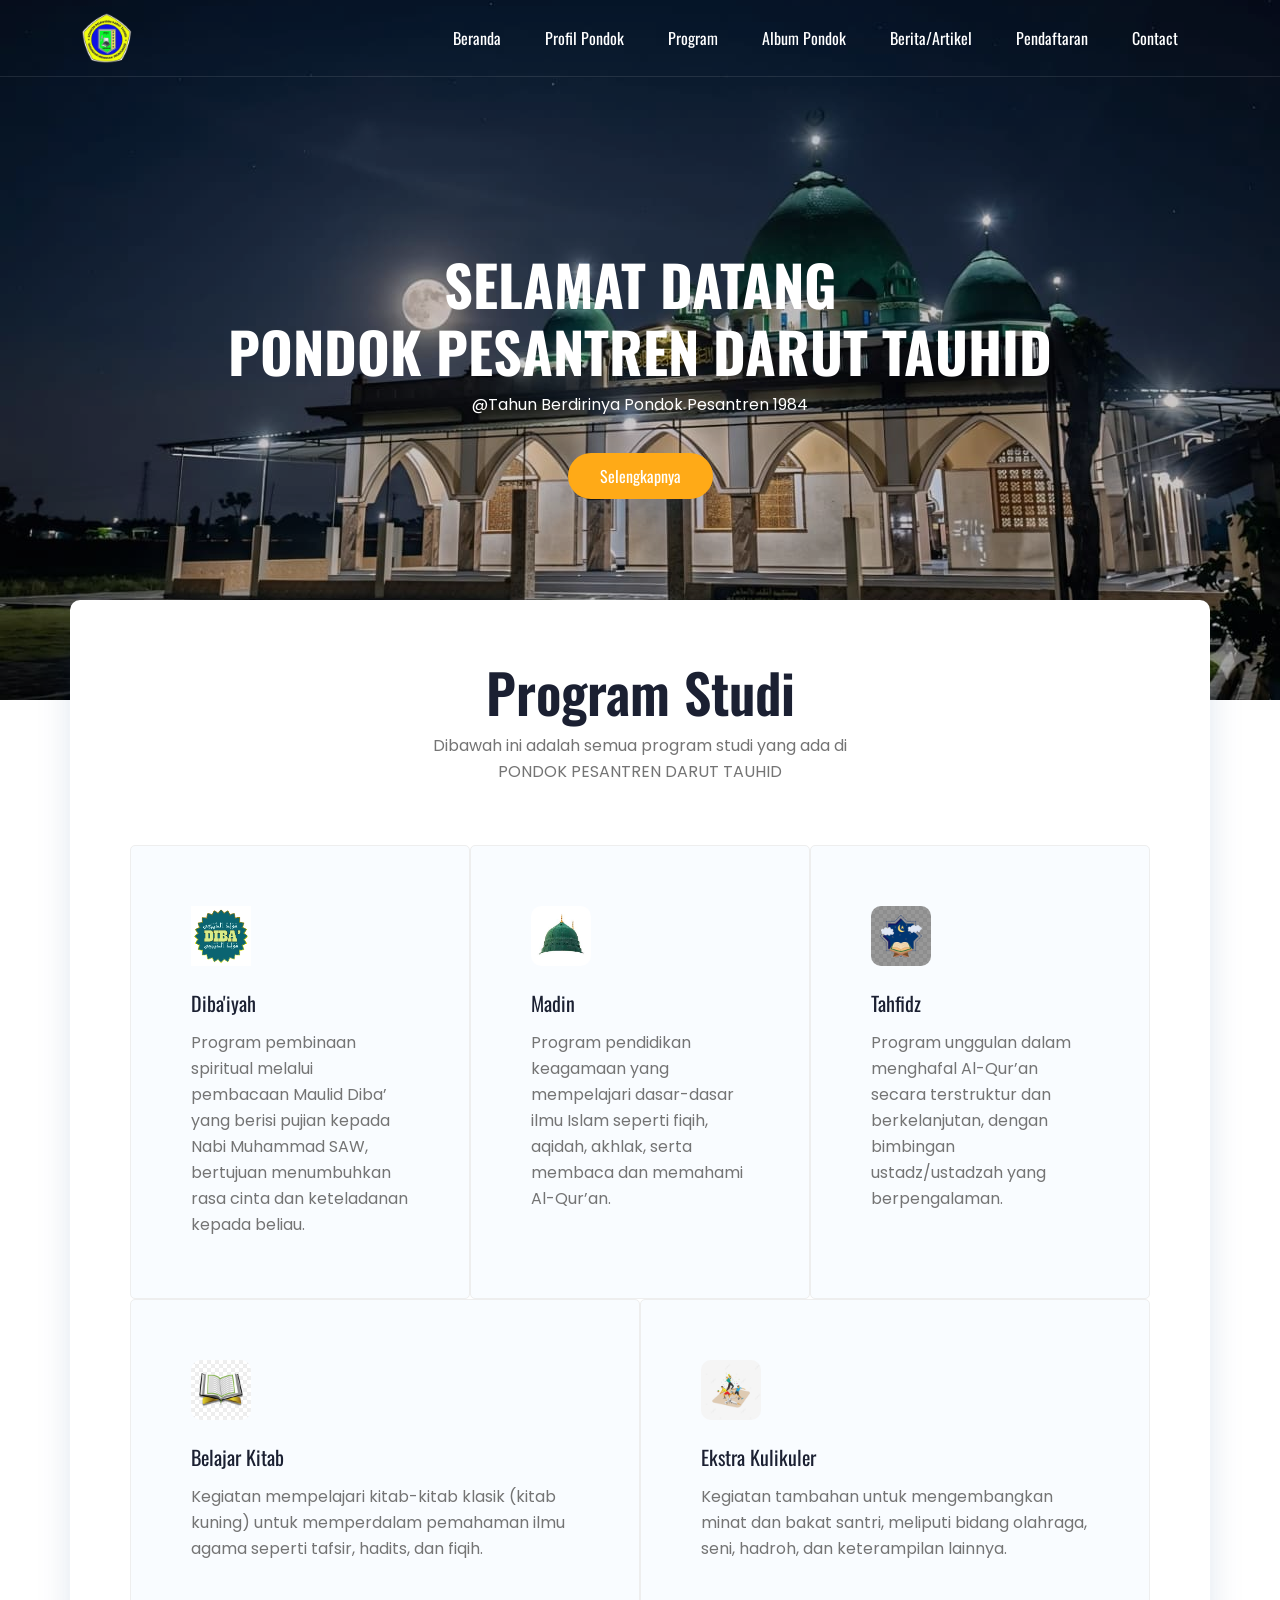
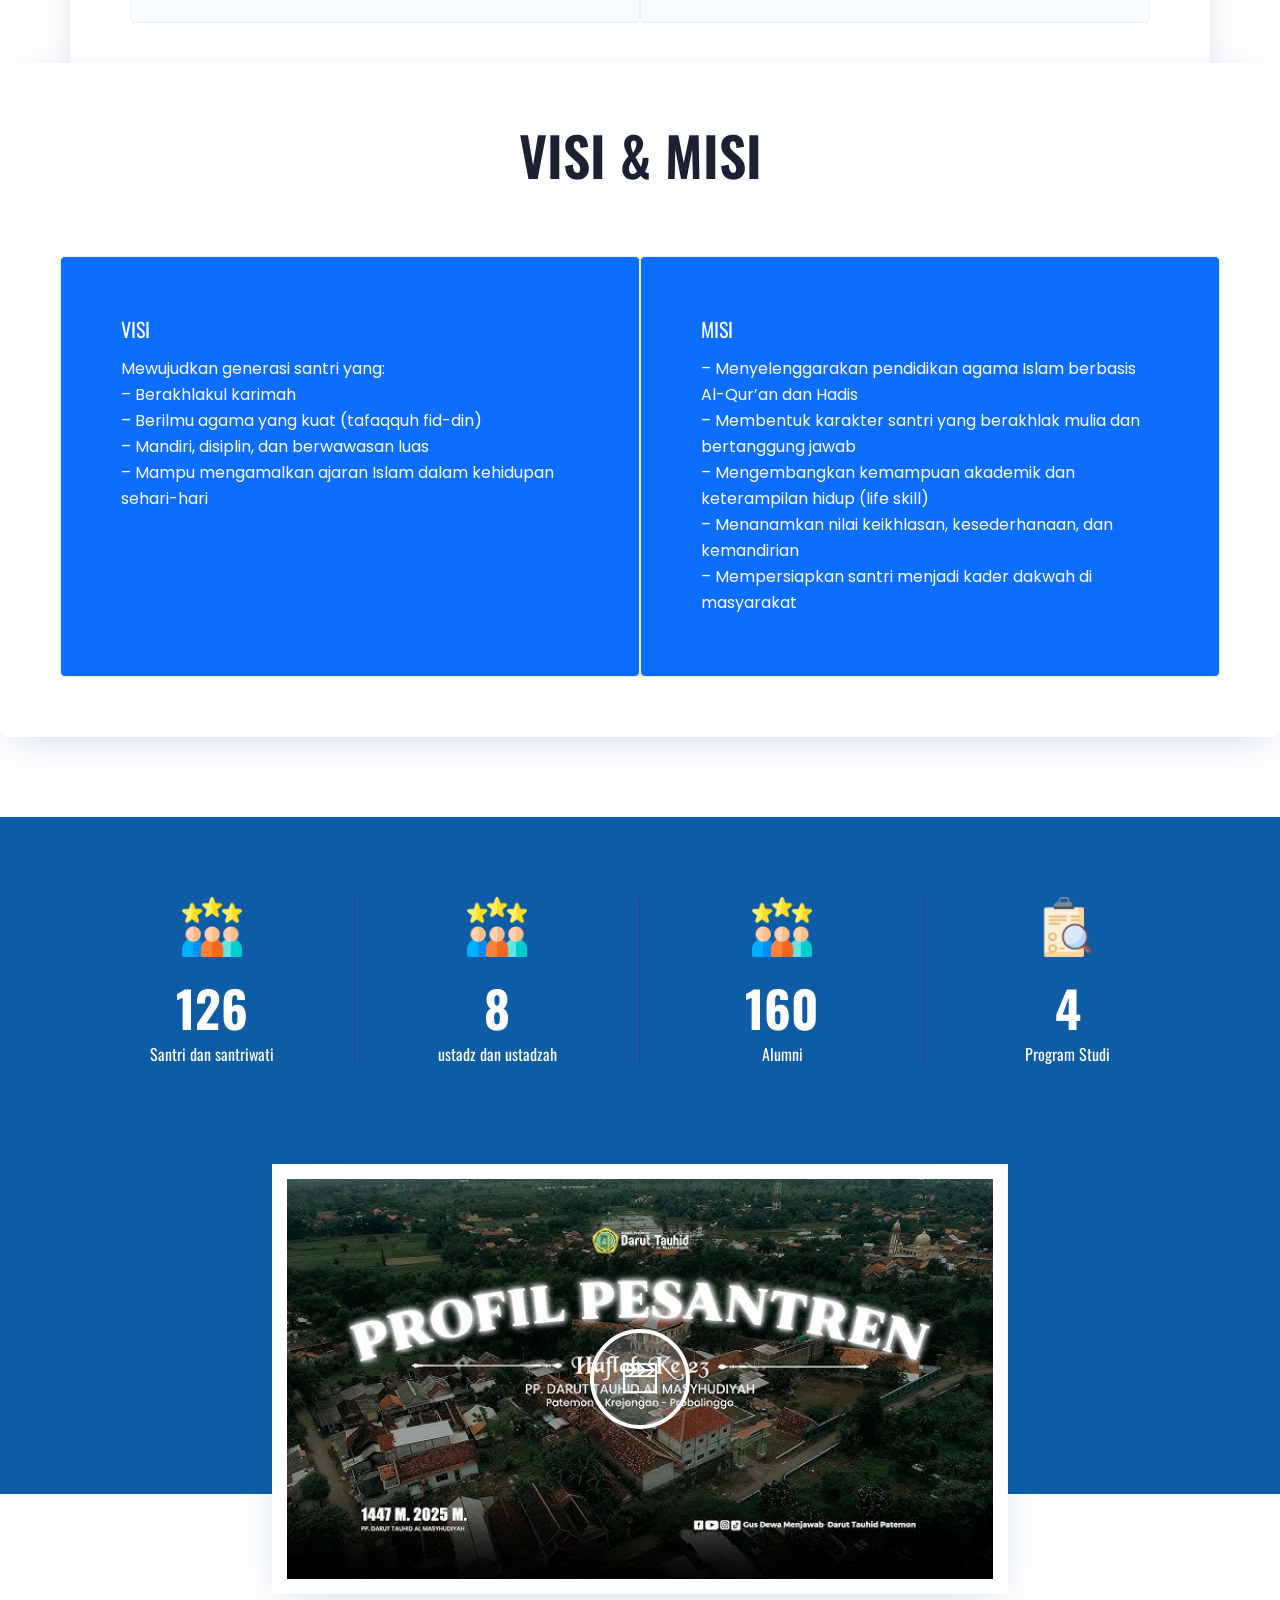
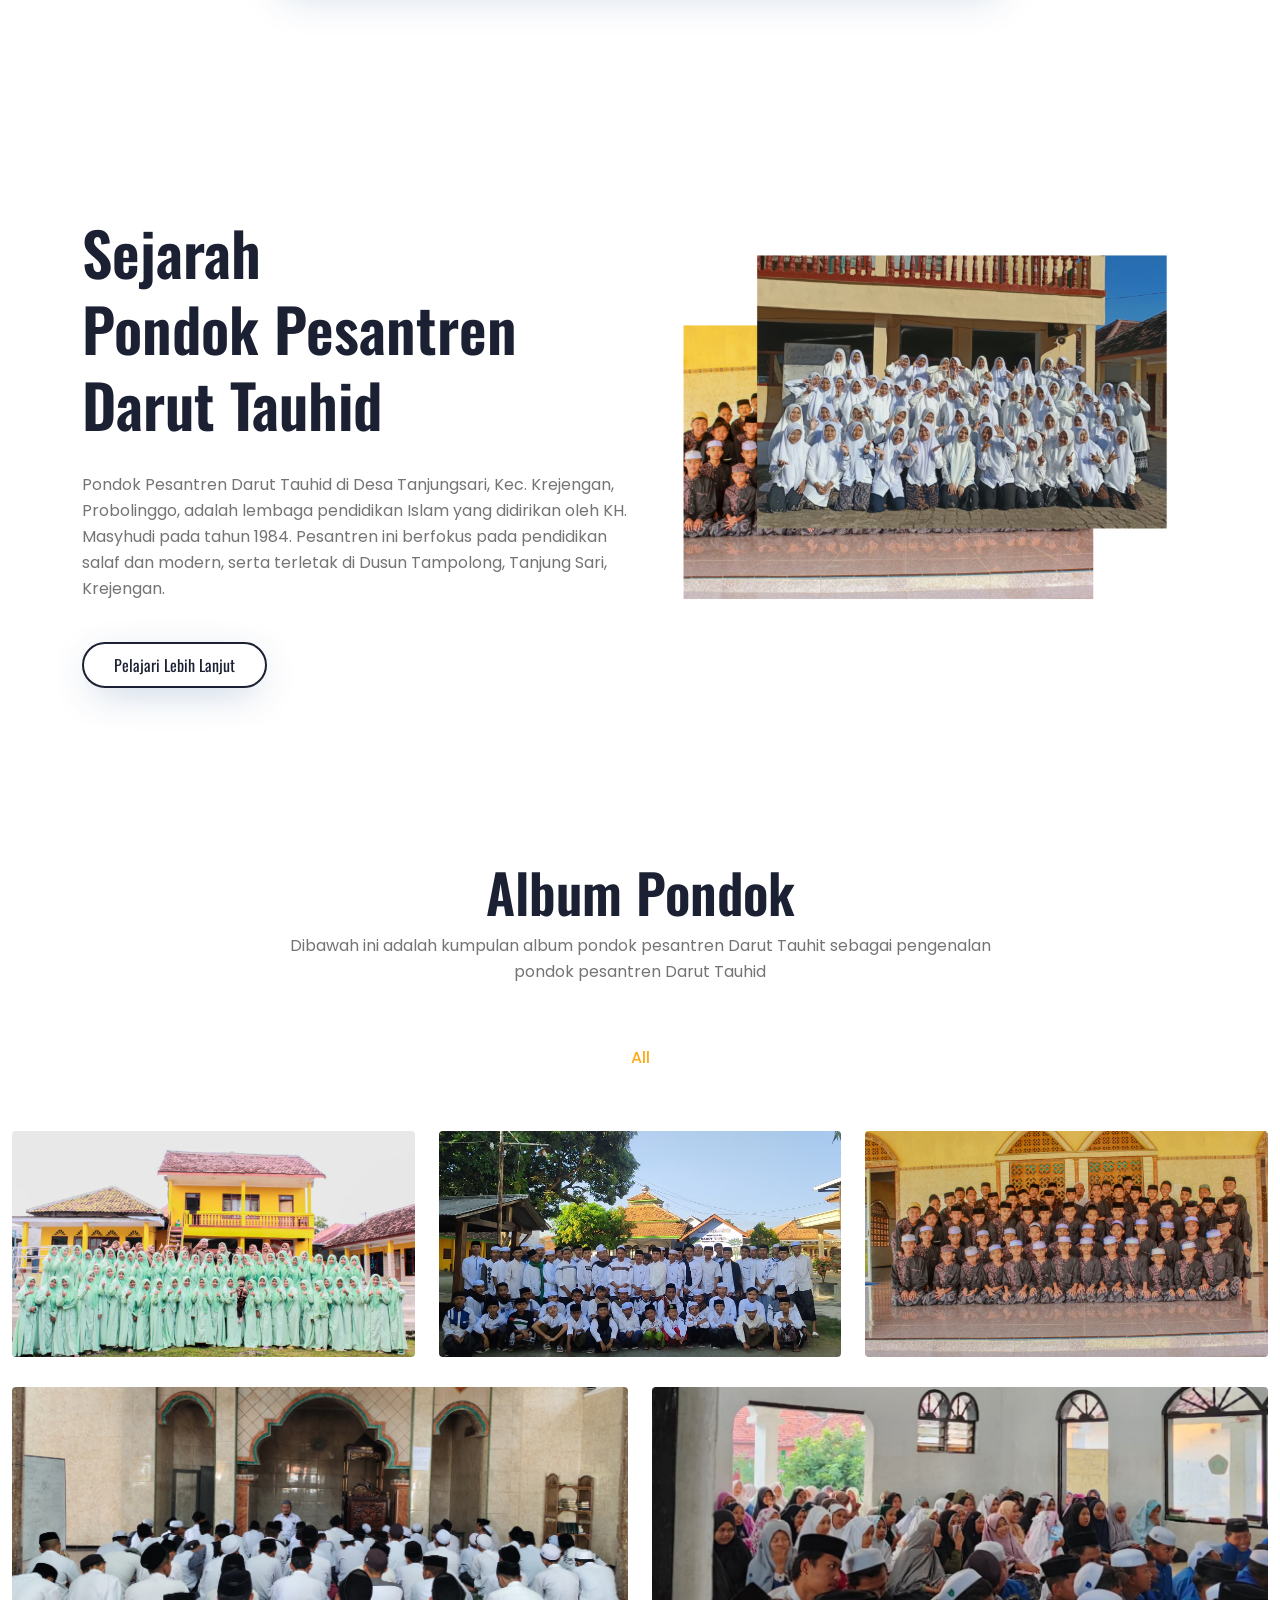
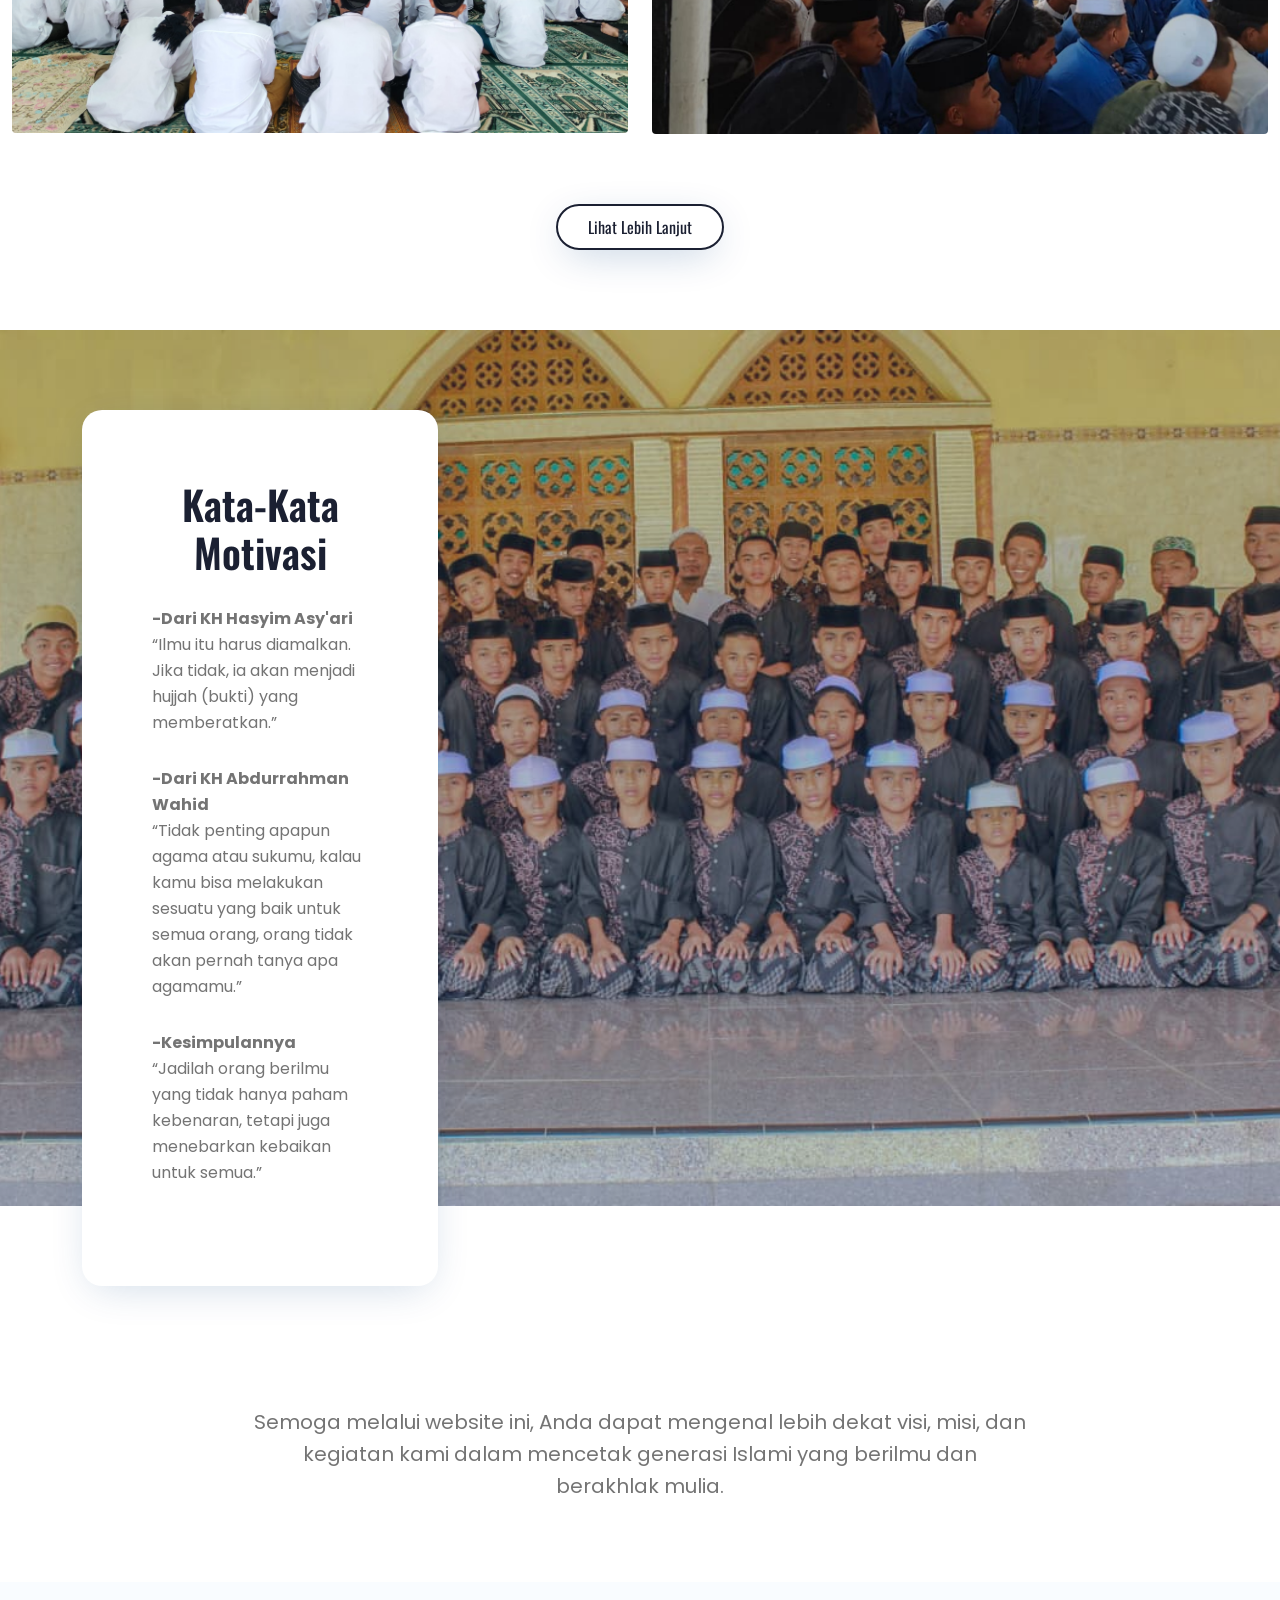
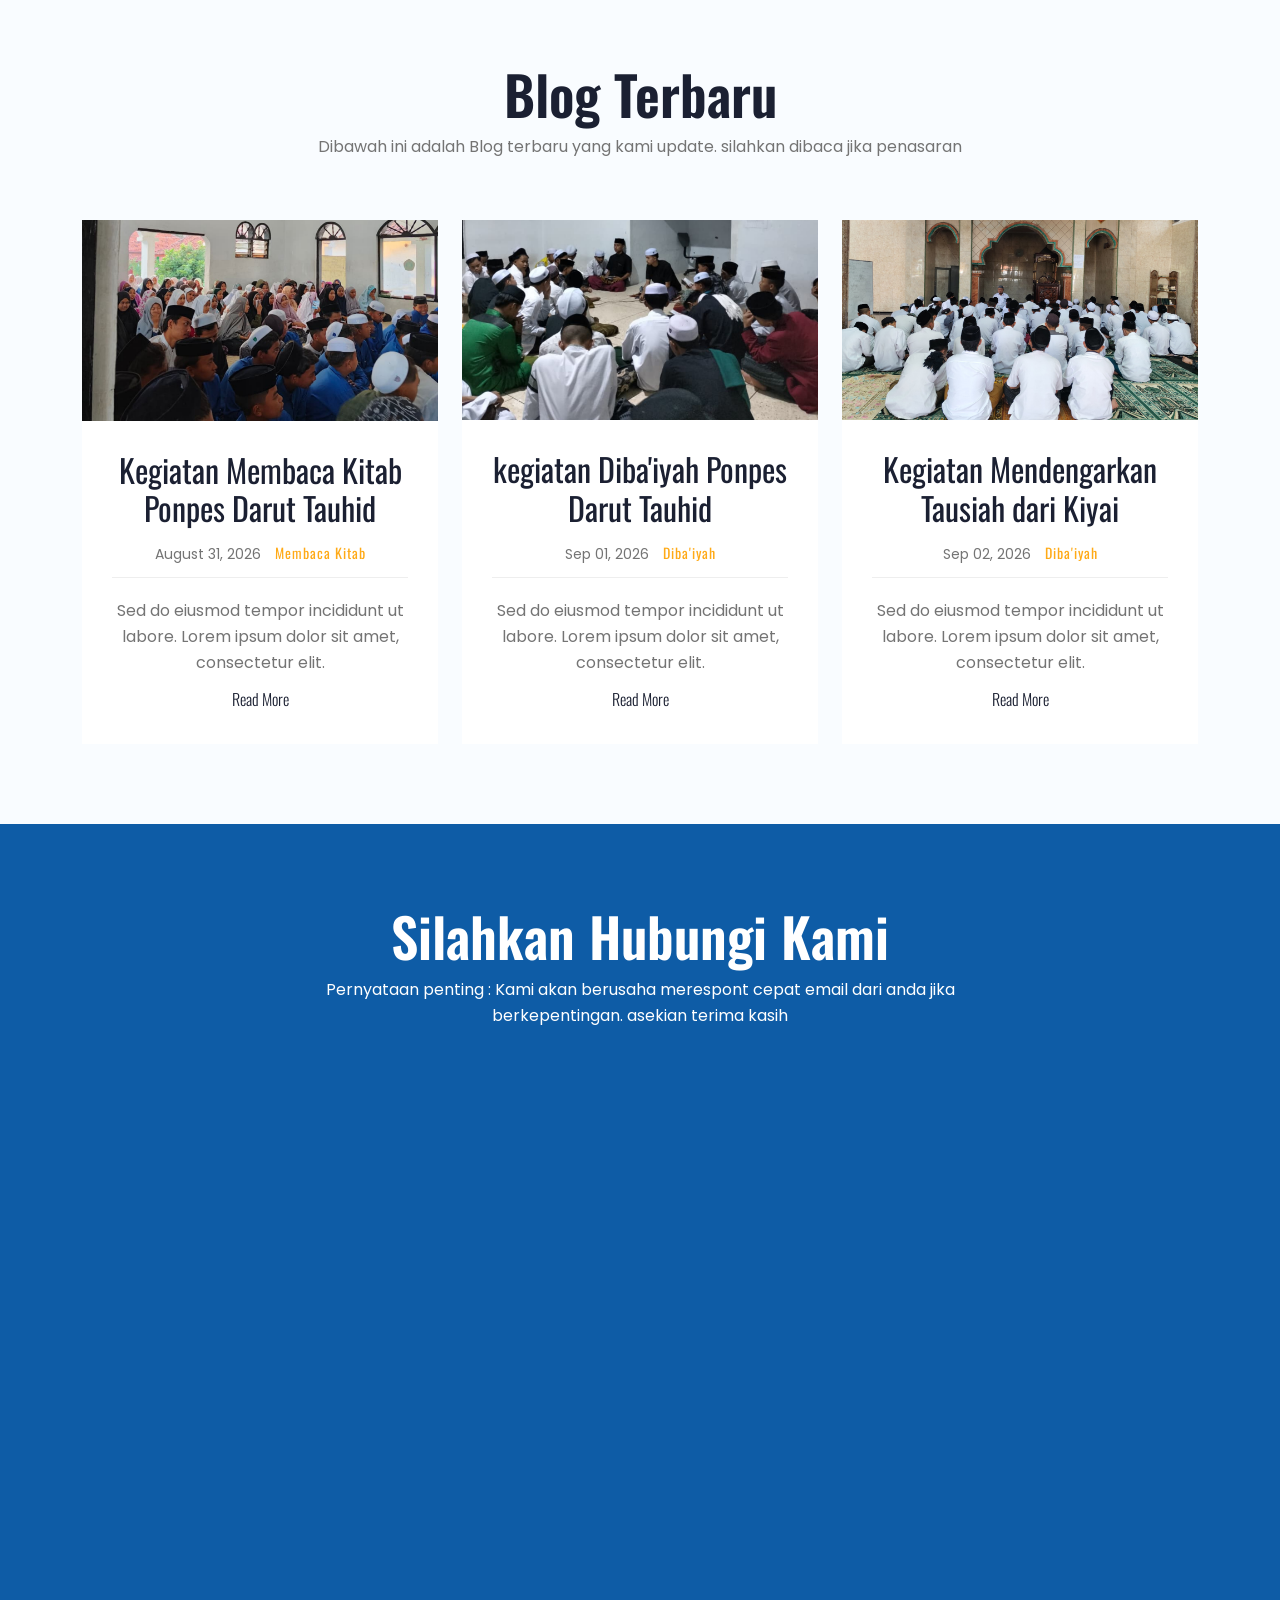
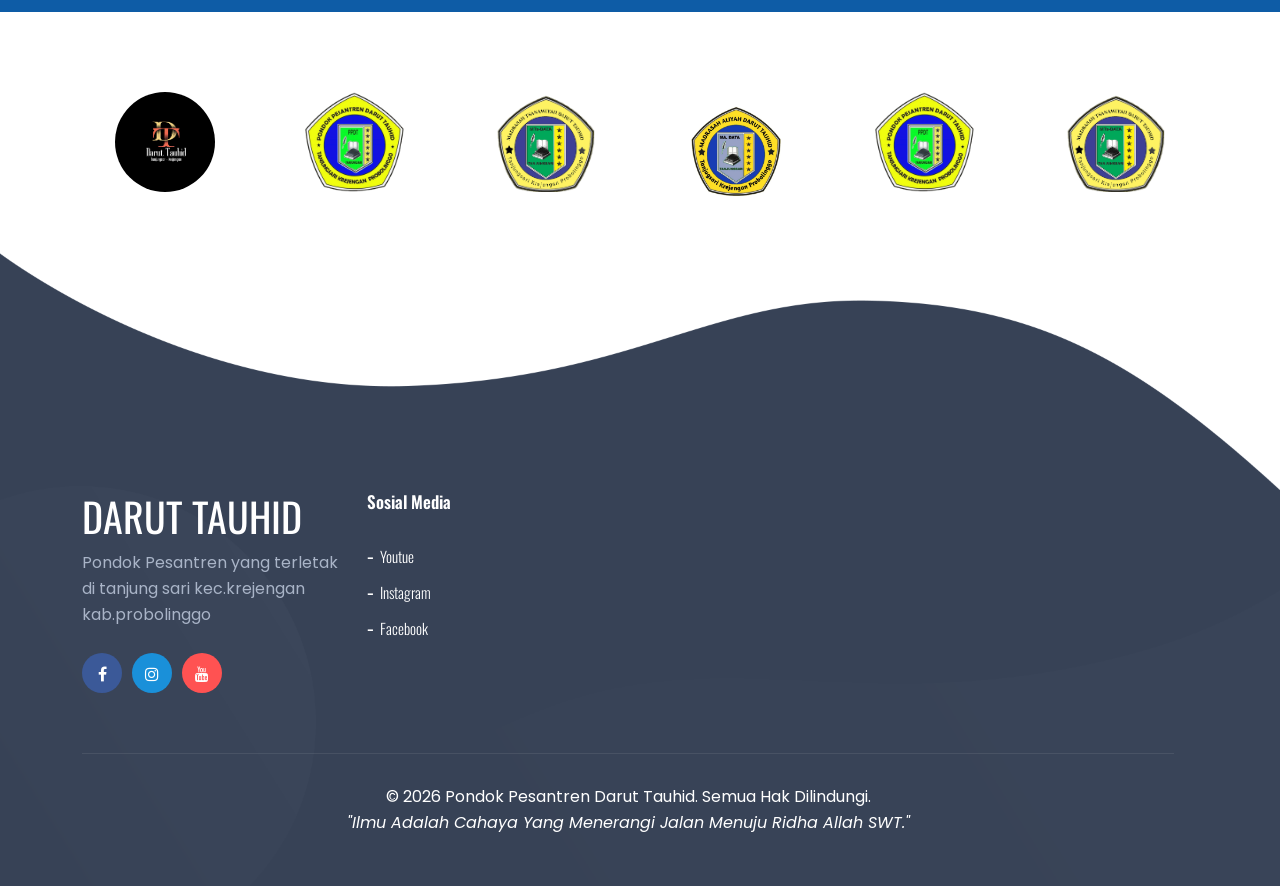
<file: index.html>
<!DOCTYPE html>
<html lang="en">

<head>
	<!-- Meta -->
	<meta charset="utf-8">
	<meta http-equiv="X-UA-Compatible" content="IE=edge">
	<meta name="viewport" content="width=device-width, initial-scale=1, shrink-to-fit=no">
	<!-- The above 3 meta tags *must* come first in the head; any other head content must come *after* these tags -->
	<meta name="description" content="Monoline - Design Agency HTML Template">
	<meta name="keywords"
		content="agency, business, corporate, creative, html5, modern, multipurpose, One Page, parallax, startup ">
	<!-- SITE TITLE -->
	<title>Darut Tauhid</title>
	<!-- Latest Bootstrap min CSS -->
	<link rel="stylesheet" href="assets/bootstrap/css/bootstrap.min.css">
	<!-- Google Font -->
	<link rel="stylesheet" href="https://fonts.googleapis.com/css?family=Poppins:300,400,500,600,700,800">
	<link rel="stylesheet" href="https://fonts.googleapis.com/css?family=Oswald:300,400,500,600">
	<!-- Font Awesome CSS -->
	<link rel="stylesheet" href="assets/fonts/font-awesome.min.css">
	<link rel="stylesheet" href="assets/fonts/themify-icons.css">
	<!--- owl carousel Css-->
	<link rel="stylesheet" href="assets/owlcarousel/css/owl.carousel.css">
	<link rel="stylesheet" href="assets/owlcarousel/css/owl.theme.css">
	<!--materialdesignicons Css-->
	<link rel="stylesheet" href="assets/css/fonts.css">
	<!-- animate CSS -->
	<link rel="stylesheet" href="assets/css/animate.css">
	<!-- MAGNIFIC CSS -->
	<link rel="stylesheet" href="assets/css/magnific-popup.css">
	<!-- Style CSS -->
	<link rel="stylesheet" href="assets/css/menu.css">
	<link rel="stylesheet" href="assets/css/style.css">
	<link rel="stylesheet" href="assets/css/responsive.css">
	<!-- HTML5 shim and Respond.js IE8 support of HTML5 elements and media queries -->
	<!-- WARNING: Respond.js doesn't work if you view the page via file:// -->
	<!--[if lt IE 9]>
		  <script src="https://oss.maxcdn.com/html5shiv/3.7.2/html5shiv.min.js"></script>
		  <script src="https://oss.maxcdn.com/respond/1.4.2/respond.min.js"></script>
		<![endif]-->
</head>

<body data-spy="scroll" data-offset="80">

	<!-- START PRELOADER -->
	<div class="preloader">
		<div class="spinner">
			<div class="double-bounce1"></div>
			<div class="double-bounce2"></div>
		</div>
	</div>
	<!-- END PRELOADER -->

	<!-- START NAVBAR -->
	<div class="site-mobile-menu site-navbar-target">
		<div class="site-mobile-menu-header">
			<div class="site-mobile-menu-close mt-3">
				<span class="icon-close2 js-menu-toggle"></span>
			</div>
		</div>
		<div class="site-mobile-menu-body"></div>
	</div>

	<header class="site-navbar js-sticky-header site-navbar-target" role="banner">
		<div class="container">
			<div class="row align-items-center">
				<div class="col-6 col-xl-2">
					<a href="index.html"><img src="assets/img/logo bary.png" alt="" height="50px" width="50px"
							class="rounded"></a>
				</div>
				<div class="col-12 col-md-10 d-none d-xl-block">
					<nav class="site-navigation position-relative text-right" role="navigation">
						<ul class="site-menu main-menu js-clone-nav mr-auto d-none d-lg-block">
							<li>
								<a href="index.html" class="nav-link">Beranda</a>
							</li>
							<li><a class="nav-link" href="about.html">Profil Pondok</a></li>
							<li >
								<a href="program.html" class="nav-link">Program</a>
							</li>
							<li><a href="portfolio_gallery.html" class="nav-link">Album Pondok</a></li>
							<li>
								<a href="berita_artikel.html" class="nav-link">Berita/Artikel</a>
							</li>
							<li>
								<a href="#" class="nav-link">Pendaftaran</a>
							</li>
							<li><a class="nav-link" href="contact.html">Contact</a></li>
						</ul>
					</nav>
				</div>
				<div class="col-6 d-inline-block d-xl-none ml-md-0 py-3" style="position: relative; top: 3px;">
					<a href="#" class="site-menu-toggle js-menu-toggle float-right"><span
							class="icon-menu h3"></span></a>
				</div>
			</div>
		</div>
	</header>
	<!-- END NAVBAR-->

	<!-- START HOME -->
	<section data-stellar-background-ratio="0.3" id="home" class="home_bg"
		style="background-image: url(assets/img/FOTO\ MASJID\ HD.jpeg);  background-size:cover; background-position: center center;">
		<div class="container">
			<div class="row">
				<div class="col-lg-12 col-sm-12 col-xs-12 text-center">
					<div class="hero-text">
						<h2>SELAMAT DATANG <br>PONDOK PESANTREN DARUT TAUHID</h2>
						<p>@Tahun Berdirinya Pondok Pesantren 1984</p>
						<a href="about.html">Selengkapnya</a>
					</div>
				</div><!--- END COL -->
			</div><!--- END ROW -->
		</div><!--- END CONTAINER -->
	</section>
	<!-- END  HOME -->

	<!-- FEATURES -->
	<section class="feature_area">
		<div class="container">
			<div class="row feature_bg d-flex flex-wrap justify-content-center">
				<div class="section-title text-center">
					<h2>Program Studi</h2>
					<p>Dibawah ini adalah semua program studi yang ada di <br>PONDOK PESANTREN DARUT TAUHID</p>
				</div>
				<div class="col-lg-4 col-sm-6 col-xs-12 no-padding wow fadeInUp" data-wow-duration="1s"
					data-wow-delay="0.1s" data-wow-offset="0">
					<div class="single_feature">
						<img src="assets/img/dibaiyah png.png" alt="icon" />
						<h4>Diba'iyah</h4>
						<p>Program pembinaan spiritual melalui pembacaan Maulid Diba’ yang berisi pujian kepada Nabi
							Muhammad SAW, bertujuan menumbuhkan rasa cinta dan keteladanan kepada beliau.</p>
					</div>
				</div><!-- END COL -->
				<div class="col-lg-4 col-sm-6 col-xs-12 no-padding wow fadeInUp" data-wow-duration="1s"
					data-wow-delay="0.1s" data-wow-offset="0">
					<div class="single_feature">
						<img src="assets/img/madin2.jpeg" style="border-radius: 10px;" alt="icon" />
						<h4>Madin</h4>
						<p>Program pendidikan keagamaan yang mempelajari dasar-dasar ilmu Islam seperti fiqih, aqidah,
							akhlak, serta membaca dan memahami Al-Qur’an.</p>
					</div>
				</div><!-- END COL -->
				<div class="col-lg-4 col-sm-6 col-xs-12 no-padding wow fadeInUp" data-wow-duration="1s"
					data-wow-delay="0.2s" data-wow-offset="0">
					<div class="single_feature">
						<img src="assets/img/tahfiz.jpg" style="border-radius: 10px;" alt="icon" />
						<h4>Tahfidz</h4>
						<p>Program unggulan dalam menghafal Al-Qur’an secara terstruktur dan berkelanjutan, dengan
							bimbingan ustadz/ustadzah yang berpengalaman.</p>
					</div>
				</div><!-- END COL -->
				<div class="col-lg-6 col-sm-6 col-xs-12 no-padding wow fadeInUp" data-wow-duration="1s"
					data-wow-delay="0.3s" data-wow-offset="0">
					<div class="single_feature">
						<img src="assets/img/kitab.png"  style="border-radius: 10px;" alt="icon" />
						<h4>Belajar Kitab</h4>
						<p>Kegiatan mempelajari kitab-kitab klasik (kitab kuning) untuk memperdalam pemahaman ilmu agama
							seperti tafsir, hadits, dan fiqih.</p>
					</div>
				</div><!-- END COL -->
				<div class="col-lg-6 col-sm-6 col-xs-12 no-padding wow fadeInUp" data-wow-duration="1s"
					data-wow-delay="0.4s" data-wow-offset="0">
					<div class="single_feature">
						<img src="assets/img/extra 2.jpg" style="border-radius: 10px;" alt="icon" />
						<h4>Ekstra Kulikuler</h4>
						<p>Kegiatan tambahan untuk mengembangkan minat dan bakat santri, meliputi bidang olahraga, seni,
							hadroh, dan keterampilan lainnya.</p>
					</div>
				</div><!-- END COL -->
			</div><!-- END ROW -->
		</div><!--- END CONTAINER -->
	</section>
	<!-- END FEATURES -->
	<!-- Strart Visi & Misi -->
	<section class="feature_area">
		<div class="container-fluid mb-0">
			<div class="row feature_bg d-flex flex-wrap justify-content-center">
				<div class="section-title text-center">
					<h2>VISI & MISI</h2>
				</div>
				<div class="col-lg-6 col-sm-6 col-xs-12 no-padding wow fadeInUp" data-wow-duration="1s"
					data-wow-delay="0.4s" data-wow-offset="0">
					<div class="single_feature bg-primary text-white" >
						<h4 class="text-white">VISI</h4>
						<p>Mewujudkan generasi santri yang: <br>
							&ndash; Berakhlakul karimah <br>
							&ndash; Berilmu agama yang kuat (tafaqquh fid-din) <br>
							&ndash; Mandiri, disiplin, dan berwawasan luas <br>
							&ndash; Mampu mengamalkan ajaran Islam dalam kehidupan sehari-hari</p>
					</div>
				</div>
				<div class="col-lg-6 col-sm-6 col-xs-12 no-padding wow fadeInUp" data-wow-duration="1s"
					data-wow-delay="0.4s" data-wow-offset="0">
					<div class="single_feature bg-primary text-white" >
						<h4 class="text-white">MISI</h4>
						<p>&ndash; Menyelenggarakan pendidikan agama Islam berbasis Al-Qur’an dan Hadis <br>
&ndash; Membentuk karakter santri yang berakhlak mulia dan bertanggung jawab <br>
&ndash; Mengembangkan kemampuan akademik dan keterampilan hidup (life skill) <br>
&ndash; Menanamkan nilai keikhlasan, kesederhanaan, dan kemandirian <br>
&ndash; Mempersiapkan santri menjadi kader dakwah di masyarakat</p>

					</div>
				</div>
			</div><!-- END ROW -->
		</div>
	</section>
	<!-- End Visi & Misi -->
	<!-- START COUNTER -->
	<section data-stellar-background-ratio="0.3" class="counter_feature section-padding">
		<div class="container">
			<div class="row text-center">
				<div class="col-lg-3 col-sm-6 col-xs-12 no-padding wow fadeInUp" data-wow-duration="1s"
					data-wow-delay="0.1s" data-wow-offset="0">
					<div class="single-project">
						<img src="assets/img/icon/counter-1.png" alt="icon" />
						<h2 class="counter-num">158</h2>
						<h4>Santri dan santriwati</h4>
					</div>
				</div>
				<div class="col-lg-3 col-sm-6 col-xs-12 no-padding wow fadeInUp" data-wow-duration="1s"
					data-wow-delay="0.2s" data-wow-offset="0">
					<div class="single-project">
						<img src="assets/img/icon/counter-1.png" alt="icon" />
						<h2 class="counter-num">10</h2>
						<h4>ustadz dan ustadzah</h4>
					</div>
				</div><!-- END COL -->
				<div class="col-lg-3 col-sm-6 col-xs-12 no-padding wow fadeInUp" data-wow-duration="1s"
					data-wow-delay="0.3s" data-wow-offset="0">
					<div class="single-project">
						<img src="assets/img/icon/counter-1.png" alt="icon" />
						<h2 class="counter-num">200</h2>
						<h4>Alumni</h4>
					</div>
				</div><!-- END COL -->
				<div class="col-lg-3 col-sm-6 col-xs-12 no-padding wow fadeInUp" data-wow-duration="1s"
					data-wow-delay="0.4s" data-wow-offset="0">
					<div class="single-project single-project-mrnone">
						<img src="assets/img/icon/counter-4.png" alt="icon" />
						<h2 class="counter-num">5</h2>
						<h4>Program Studi</h4>
					</div>
				</div><!-- END COL -->
			</div><!--- END ROW -->
			<div class="row text-center">
				<div class="col-lg-8 offset-lg-2 col-sm-12 col-xs-12 wow fadeInUp" data-wow-duration="1s"
					data-wow-delay="0.3s" data-wow-offset="0">
					<div class="video_btn" style="background-image: url(assets/img/gambar\ pondok.jpg);  background-size:cover; background-position: center center;">
							<a  class="video-play" href="https://www.youtube.com/wacht?v=FG5Y1VMULaM"><i class="ti-video-clapper"></i>		
							</a>
				</div>
			</div><!--- END ROW -->
		</div><!--- END CONTAINER -->
	</section>
	<!-- END COUNTER-->

	<!-- START WHY CHOOSE US -->
	<section class="why_choose_area section-padding">
		<div class="container">
			<div class="row">
				<div class="col-lg-6 col-sm-12 col-xs-12 wow fadeInUp" data-wow-duration="1s" data-wow-delay="0.1s"
					data-wow-offset="0">
					<div class="single_why_choose">
						<h2>Sejarah <br /> Pondok Pesantren <br /> Darut Tauhid</h2>
						<p>Pondok Pesantren Darut Tauhid di Desa Tanjungsari, Kec. Krejengan, Probolinggo, adalah
							lembaga pendidikan Islam yang didirikan oleh KH. Masyhudi pada tahun 1984. Pesantren ini
							berfokus pada pendidikan salaf dan modern, serta terletak di Dusun Tampolong, Tanjung
							Sari, Krejengan.</p>
						<a class="btn_one" href="about.html">Pelajari Lebih Lanjut</a>
					</div>
				</div><!--- END COL -->
				<div class="col-lg-6 col-sm-12 col-xs-12 wow fadeInUp" data-wow-duration="1s" data-wow-delay="0.1s"
					data-wow-offset="0">
					<div class="single_why_choose_img">
						<img src="assets/img/Home.png" class="img-fluid" alt="about-image" />
					</div>
				</div><!--- END COL -->
			</div><!--- END ROW -->
		</div><!--- END CONTAINER -->
	</section>
	<!-- END WHY CHOOSE US-->

	<!-- START PORTFOLIO -->
	<section id="portfolio" class="portfolio_area section-padding">
		<div class="container-fluid">
			<div class="section-title text-center">
				<h2>Album Pondok</h2>
				<p>Dibawah ini adalah kumpulan album pondok pesantren Darut Tauhit sebagai pengenalan pondok
					pesantren Darut Tauhid</p>
			</div>
			<div class="col-lg-12 text-center">
				<div class="portfolio_filter">
					<ul>
						<li class="active filter" data-filter="all">All</li>
					</ul>
				</div>
			</div>
			<div class="portfolio-grid">
				<div class="row">
					<div class="col-lg-4 col-sm-6 col-xs-12 portfolio-item mix branding">
						<div class="single-gallery">
							<img src="assets/img/album/album1.jpeg" class="img-fluid" alt="gallery Image">
							<a href="assets/img/album/album1.jpeg" class="gallery_enlarge_icon"><i
									class="ti-eye"></i></a>
							<h4><a href="single_project.html">Lihat Album</a></h4>
						</div>
					</div><!-- End Col -->
					<div class="col-lg-4 col-sm-6 col-xs-12 portfolio-item mix branding">
						<div class="single-gallery">
							<img src="assets/img/album/album2.jpeg" class="img-fluid" alt="gallery Image">
							<a href="assets/img/album/album2.jpeg" class="gallery_enlarge_icon"><i
									class="ti-eye"></i></a>
							<h4><a href="single_project.html">Lihat Album</a></h4>
						</div>
					</div><!-- End Col -->
					<div class="col-lg-4 col-sm-6 col-xs-12 portfolio-item  mix branding">
						<div class="single-gallery">
							<img src="assets/img/album/album3.jpeg" class="img-fluid" alt="gallery Image">
							<a href="assets/img/album/album3.jpeg" class="gallery_enlarge_icon"><i
									class="ti-eye"></i></a>
							<h4><a href="single_project.html">Lihat Album</a></h4>
						</div>
					</div><!-- End Col -->
					<div class="col-lg-6 col-sm-6 col-xs-12 portfolio-item  mix digital seo">
						<div class="single-gallery">
							<img src="assets/img/album/album4.jpeg" class="img-fluid" alt="gallery Image">
							<a href="assets/img/album/album4.jpeg" class="gallery_enlarge_icon"><i
									class="ti-eye"></i></a>
							<h4><a href="single_project.html">Lihat Album</a></h4>
						</div>
					</div><!-- End Col -->
					<div class="col-lg-6 col-sm-6 col-xs-12 portfolio-item mix webtemplate seo">
						<div class="single-gallery">
							<img src="assets/img/album/album5.jpeg" class="img-fluid" alt="gallery Image">
							<a href="assets/img/album/album5.jpeg" class="gallery_enlarge_icon"><i
									class="ti-eye"></i></a>
							<h4><a href="single_project.html">Lihat Album</a></h4>
						</div>
					</div><!-- End Col -->
				</div><!-- END ROW -->
				<div class="col-lg-12 text-center">
					<div class="portfolio_btn">
						<a class="btn_one" href="berita_artikel.html">Lihat Lebih Lanjut</a>
					</div>
				</div><!-- END Col -->
			</div>
		</div><!-- END CONTAINER -->
	</section>
	<!-- END PORTFOLIO -->

	<!-- SKILLS -->
	<section class="skills_area section-padding"
		style="background-image: url(assets/img/bg/kata_kata.jpeg);  background-size:cover;background-position:center;">
		<div class="container">
			<div class="row">
				<div class="col-lg-4 col-sm-8 col-xs-12 wow fadeInUp" data-wow-duration="1s" data-wow-delay="0.2s"
					data-wow-offset="0">
					<div class="skill_bg">
						<div class="skill_content">
							<h2 class="text-center">Kata-Kata <br> Motivasi</h2>
							<p><b>-Dari KH Hasyim Asy'ari</b> <br>“Ilmu itu harus diamalkan. Jika tidak, ia akan
								menjadi hujjah (bukti) yang memberatkan.”</p>
							<p><b>-Dari KH Abdurrahman Wahid</b> <br>“Tidak penting apapun agama atau sukumu, kalau
								kamu bisa melakukan sesuatu yang baik untuk semua orang, orang tidak akan pernah
								tanya apa agamamu.” </p>
							<p><b>-Kesimpulannya</b> <br>“Jadilah orang berilmu yang tidak hanya paham kebenaran,
								tetapi juga menebarkan kebaikan untuk semua.”</p>
						</div>
					</div>
				</div><!-- END COL -->
			</div><!-- END ROW -->
		</div><!--- END CONTAINER -->
	</section>
	<!-- END SKILLS -->

	<!-- PROMOTIONAL AREA -->
	<div class="promotional_area section-padding">
		<div class="container">
			<div class="row">
				<div class="col-lg-12 col-sm-12 col-xs-12">
					<div class="promotional_content">
						<p> Semoga melalui website ini, Anda dapat mengenal
							lebih dekat visi, misi, dan kegiatan kami dalam mencetak generasi Islami yang berilmu
							dan berakhlak mulia.</p>
					</div>
				</div><!-- END COL -->
			</div><!-- END ROW -->
		</div><!--- END CONTAINER -->
	</div>
	<!-- END PROMOTIONAL AREA -->

	<!-- BLOG -->
	<section class="blog_area section-padding">
		<div class="container">
			<div class="section-title text-center">
				<h2>Blog Terbaru</h2>
				<p>Dibawah ini adalah Blog terbaru yang kami update. silahkan dibaca jika penasaran</p>
			</div>
			<div class="row text-center">
				<div class="col-lg-4 col-sm-4 col-xs-12 wow fadeInUp" data-wow-duration="1s" data-wow-delay="0.1s"
					data-wow-offset="0">
					<div class="home_single_blog">
						<img src="assets/img/blog/kegiatan2.jpeg" class="img-fluid" alt="blog-image" />
						<div class="home_blog_content">
							<div class="blog_title_info">
								<h2><a href="blog_single.html">Kegiatan Membaca Kitab Ponpes Darut Tauhid</a></h2>
								<span>August 31, 2026</span>
								<span><a href="blog_single.html">Membaca Kitab</a></span>
							</div>
							<p>Sed do eiusmod tempor incididunt ut labore. Lorem ipsum dolor sit amet, consectetur
								elit.</p>
							<a class="home_b_btn" href="blog_single.html">Read More</a>
						</div>
					</div>
				</div><!-- END COL -->
				<div class="col-lg-4 col-sm-4 col-xs-12 wow fadeInUp" data-wow-duration="1s" data-wow-delay="0.1s"
					data-wow-offset="0">
					<div class="home_single_blog">
						<img src="assets/img/blog/kegiatan1.jpeg" class="img-fluid" alt="blog-image" />
						<div class="home_blog_content">
							<div class="blog_title_info">
								<h2><a href="blog_single.html">kegiatan Diba'iyah Ponpes Darut Tauhid</a></h2>
								<span>Sep 01, 2026</span>
								<span><a href="blog_single.html">Diba'iyah</a></span>
							</div>
							<p>Sed do eiusmod tempor incididunt ut labore. Lorem ipsum dolor sit amet, consectetur
								elit.</p>
							<a class="home_b_btn" href="blog_single.html">Read More</a>
						</div>
					</div>
				</div><!-- END COL -->
				<div class="col-lg-4 col-sm-4 col-xs-12 wow fadeInUp" data-wow-duration="1s" data-wow-delay="0.1s"
					data-wow-offset="0">
					<div class="home_single_blog">
						<img src="assets/img/blog/kegiatan3.jpeg" class="img-fluid" alt="blog-image" />
						<div class="home_blog_content">
							<div class="blog_title_info">
								<h2><a href="blog_single.html">Kegiatan Mendengarkan Tausiah dari Kiyai</a></h2>
								<span>Sep 02, 2026</span>
								<span><a href="blog_single.html">Diba'iyah</a></span>
							</div>
							<p>Sed do eiusmod tempor incididunt ut labore. Lorem ipsum dolor sit amet, consectetur
								elit.</p>
							<a class="home_b_btn" href="blog_single.html">Read More</a>
						</div>
					</div>
				</div><!-- END COL -->
			</div><!-- END ROW -->
		</div><!--- END CONTAINER -->
	</section>
	<!-- END BLOG -->

	<!-- CONTACT -->
	<div id="contact" class="contact_area section-padding">
		<div class="container">
			<div class="section-title text-center">
				<h2 class="section-title-white">silahkan Hubungi Kami</h2>
				<p class="section-title-white">Pernyataan penting : Kami akan berusaha merespont cepat email dari anda jika berkepentingan. asekian terima kasih</p>
			</div>
			<div class="row">
				<div class="offset-lg-1 col-lg-10 col-sm-12 col-xs-12 text-center wow fadeInUp" data-wow-duration="1s"
					data-wow-delay="0.2s" data-wow-offset="0">
					<div class="contact">
						<form id="contact-form" method="post" enctype="multipart/form-data">
							<div class="row">
								<div class="form-group col-md-6">
									<input type="text" name="name" class="form-control" placeholder="Nama"
										required="required">
								</div>
								<div class="form-group col-md-6">
									<input type="email" name="email" class="form-control" placeholder="Email"
										required="required">
								</div>
								<div class="form-group col-md-12">
									<input type="text" name="subject" class="form-control" placeholder="Subject"
										required="required">
								</div>
								<div class="form-group col-md-12">
									<textarea rows="6" name="message" class="form-control"
										placeholder="Ketik pesan anda yang ada di pikiran anda..."
										required="required"></textarea>
								</div>
								<div class="col-md-12 text-center">
									<button type="submit" value="Send message" name="submit" id="submitButton"
										class="contact_btn" title="Submit Your Message!">Kirim pesan</button>
								</div>
							</div>
						</form>
					</div>
				</div><!-- END COL  -->
			</div><!-- END ROW -->
		</div><!--- END CONTAINER -->
	</div>
	<!-- END CONTACT -->

	<!-- START PARTNER LOGO -->
		<div class="partner-logo section-padding">
			<div class="container">										
				<div class="row text-center">
					<div class="col-lg-2 col-sm-4 col-xs-12 no-padding wow fadeInUp" data-wow-duration="1s" data-wow-delay="0.1s" data-wow-offset="0">
						<div class="single_logo single_logo_bm">
							<a href="#"><img src="assets/img/logo yt.png" style="border-radius: 50px;" alt="" class="img-fluid"/></a>
						</div>						
					</div><!--- END COL -->
					<div class="col-lg-2 col-sm-4 col-xs-12 no-padding wow fadeInUp" data-wow-duration="1s" data-wow-delay="0.2s" data-wow-offset="0">
						<div class="single_logo">
							<a href="#"><img src="assets/img/logo bary.png" alt="" class="img-fluid"/></a>
						</div>						
					</div><!--- END COL -->
					<div class="col-lg-2 col-sm-4 col-xs-12 no-padding wow fadeInUp" data-wow-duration="1s" data-wow-delay="0.3s" data-wow-offset="0">
						<div class="single_logo single_logo_bm">
							<a href="#"><img src="assets/img/logo mts.png"  alt="" class="img-fluid"/></a>
						</div>						
					</div><!--- END COL -->
					<div class="col-lg-2 col-sm-4 col-xs-12 no-padding wow fadeInUp" data-wow-duration="1s" data-wow-delay="0.4s" data-wow-offset="0">
						<div class="single_logo">
							<a href="#"><img src="assets/img/logo ma.jpeg" alt="" style="width: 120px;" class="img-fluid"/></a>
						</div>						
					</div><!--- END COL -->
					<div class="col-lg-2 col-sm-4 col-xs-12 no-padding wow fadeInUp" data-wow-duration="1s" data-wow-delay="0.5s" data-wow-offset="0">
						<div class="single_logo">
							<a href="#"><img src="assets/img/logo bary.png" alt="" class="img-fluid"/></a>
						</div>						
					</div><!--- END COL -->
					<div class="col-lg-2 col-sm-4 col-xs-12 no-padding wow fadeInUp" data-wow-duration="1s" data-wow-delay="0.6s" data-wow-offset="0">
						<div class="single_logo">
							<a href="#"><img src="assets/img/logo mts.png" alt="" class="img-fluid"/></a>
						</div>						
					</div><!--- END COL -->
				</div><!--- END ROW -->
			</div><!--- END CONTAINER -->	
		</div>
		<!-- END PARTNER LOGO -->

	<!-- START FOOTER -->
	<div class="footer" style="background-image: url(assets/img/bg/footer.png);  background-size:cover;">
		<div class="container">
			<div class="row footer_bg">						
					<div class="col-lg-3 col-sm-6 col-xs-12">
						<div class="footer_logo">
							<div><h1 class="text-white">DARUT TAUHID</h1></div>
							<p>Pondok Pesantren yang terletak di tanjung sari kec.krejengan kab.probolinggo</p>
						</div>
						<div class="social_profile">
							<ul>
								<li><a href="https://www.facebook.com/darut.tauhidqu" class="f_facebook"><i class="fa fa-facebook" title="Facebook"></i></a></li>
								<li><a href="https://www.instagram.com/darut_tauhidqu?igsh=dGo4MnJsaWF2bmM0" class="f_twitter"><i class="fa fa-instagram" title="Twitter"></i></a></li>
								<li><a href="https://youtube.com/@newdaruttauhidqu758?si=KoxZycliTTYF4xdL" class="f_instagram"><i class="fa fa-youtube" title="youtube"></i></a></li>
							</ul>
						</div>							
					</div><!--- END COL -->						
					<div class="col-lg-3 col-sm-6 col-xs-12">
						<div class="single_footer">
							<h4>Sosial Media</h4>
							<ul>
								<li><a href="#">Youtue</a></li>
								<li><a href="#">Instagram</a></li>
								<li><a href="#">Facebook</a></li>
							</ul>
						</div>
				</div><!--- END ROW -->		
				<div class="row">
					<div class="col-lg-12 text-center">
						<div class="footer_copyright">
							<p>&copy; 2026 Pondok Pesantren Darut Tauhid. Semua Hak Dilindungi.</p>
							<p><em>"Ilmu adalah cahaya yang menerangi jalan menuju ridha Allah SWT."</em></p>
						</div>
					</div>
				</div>				
			</div><!--- END CONTAINER -->
	</div>
	<!-- END FOOTER -->

	<!-- Latest jQuery -->
	<script src="assets/js/jquery-1.12.4.min.js"></script>
	<!-- Latest compiled and minified Bootstrap -->
	<script src="assets/bootstrap/js/bootstrap.min.js"></script>
	<!-- modernizer JS -->
	<script src="assets/js/modernizr-2.8.3.min.js"></script>
	<!-- owl-carousel min js  -->
	<script src="assets/owlcarousel/js/owl.carousel.min.js"></script>
	<!-- magnific-popup js -->
	<script src="assets/js/jquery.magnific-popup.min.js"></script>
	<!-- jquery mixitup js -->
	<script src="assets/js/jquery.mixitup.js"></script>
	<!-- jquery appear js -->
	<script src="assets/js/jquery.appear.js"></script>
	<!-- countTo js -->
	<script src="assets/js/jquery.inview.min.js"></script>
	<!-- stellar js -->
	<script src="assets/js/jquery.stellar.min.js"></script>
	<!-- WOW - Reveal Animations When You Scroll -->
	<script src="assets/js/wow.min.js"></script>
	<!-- Menu js -->
	<script src="assets/js/menu.js"></script>
	<script src="assets/js/jquery.sticky.js"></script>
	<!-- form contact js -->
	<script src="assets/js/form-contact.js"></script>
	<!-- scrolltopcontrol js -->
	<script src="assets/js/scrolltopcontrol.js"></script>
	<!-- scripts js -->
	<script src="assets/js/scripts.js"></script>
</body>

</html>
</file>
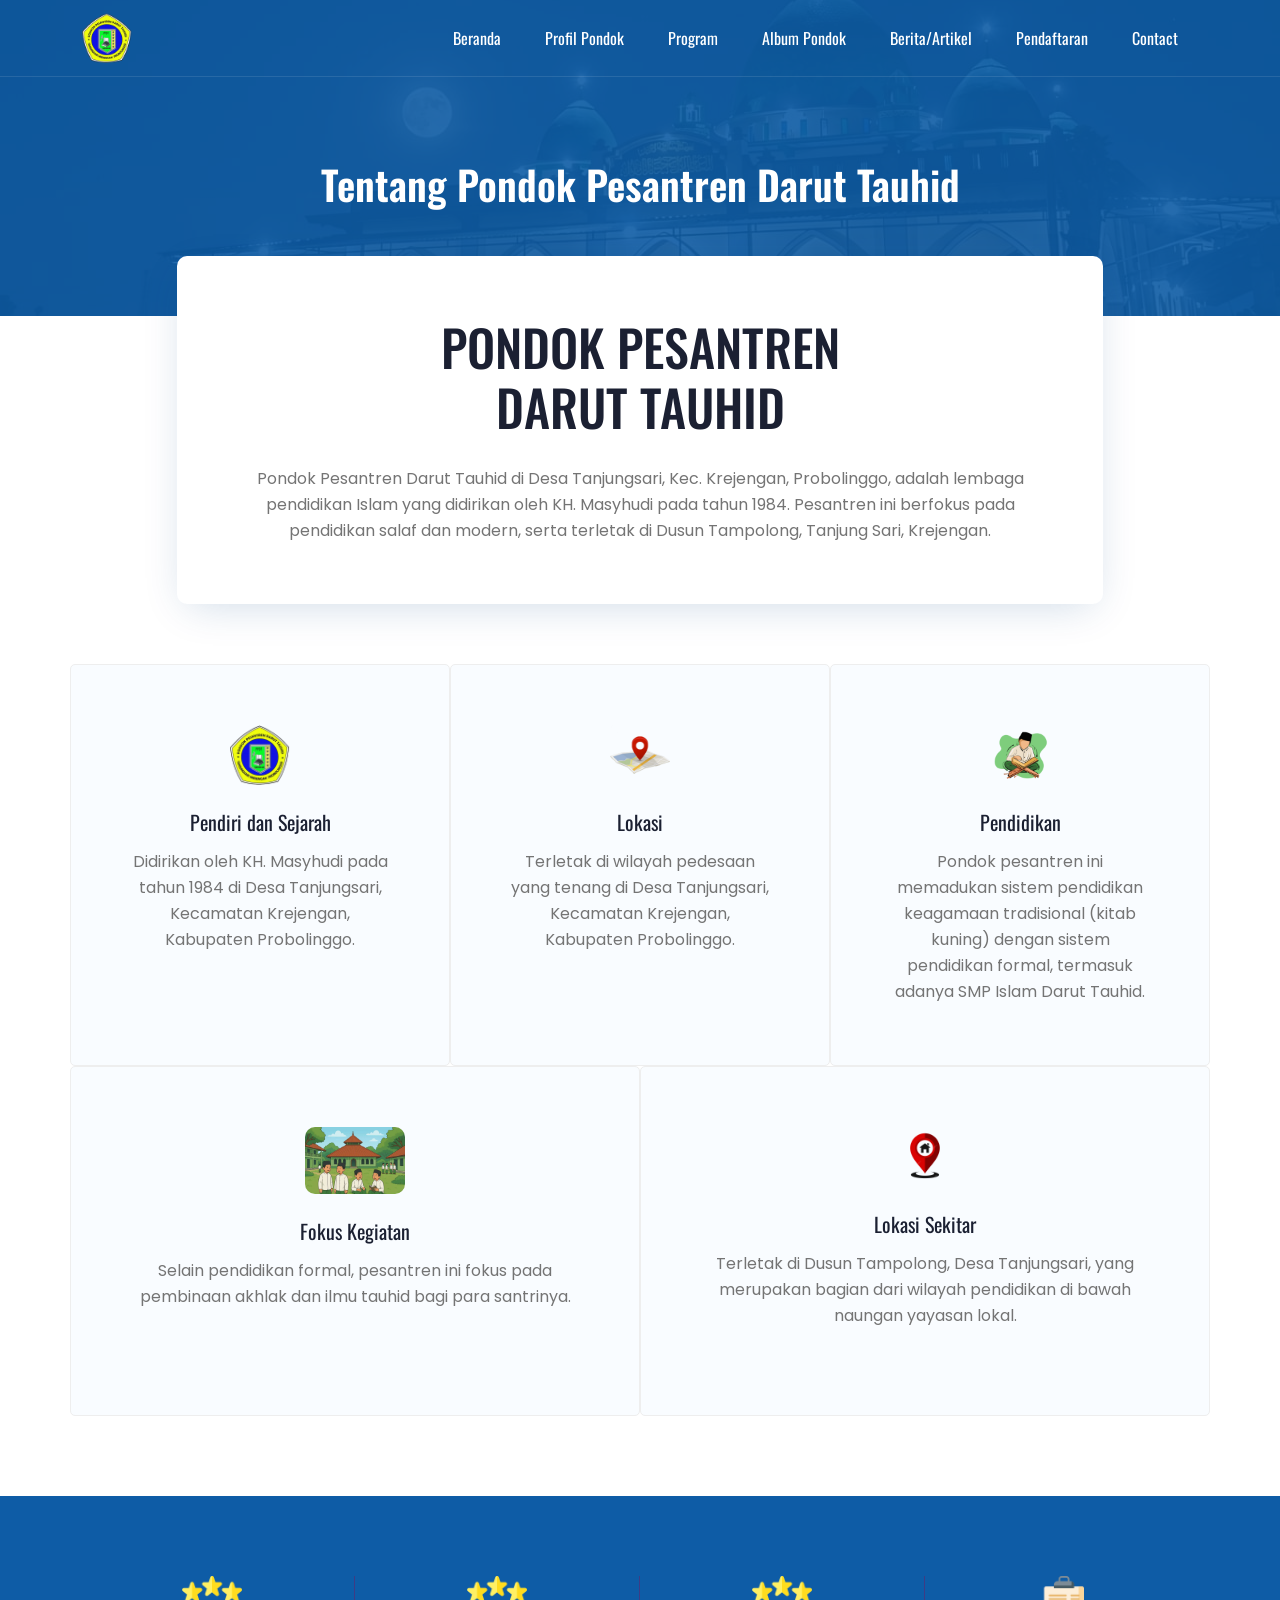
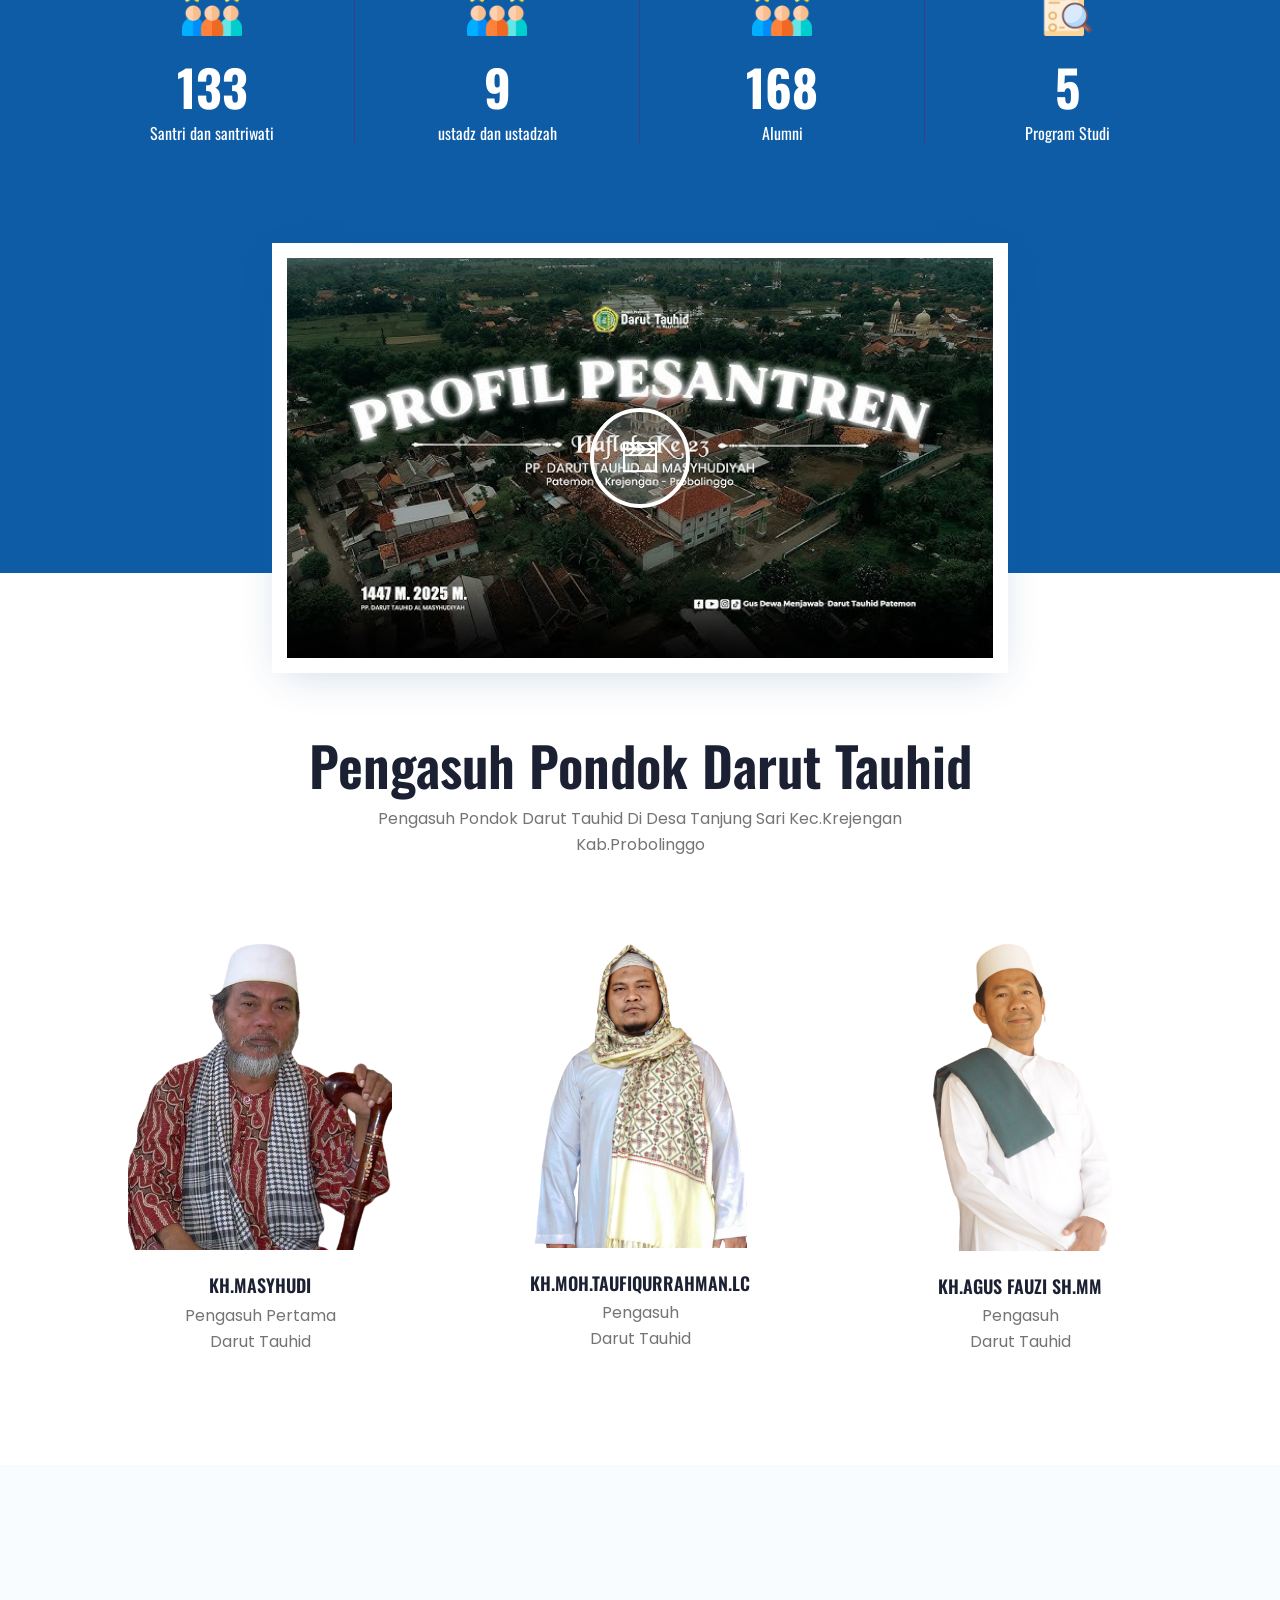
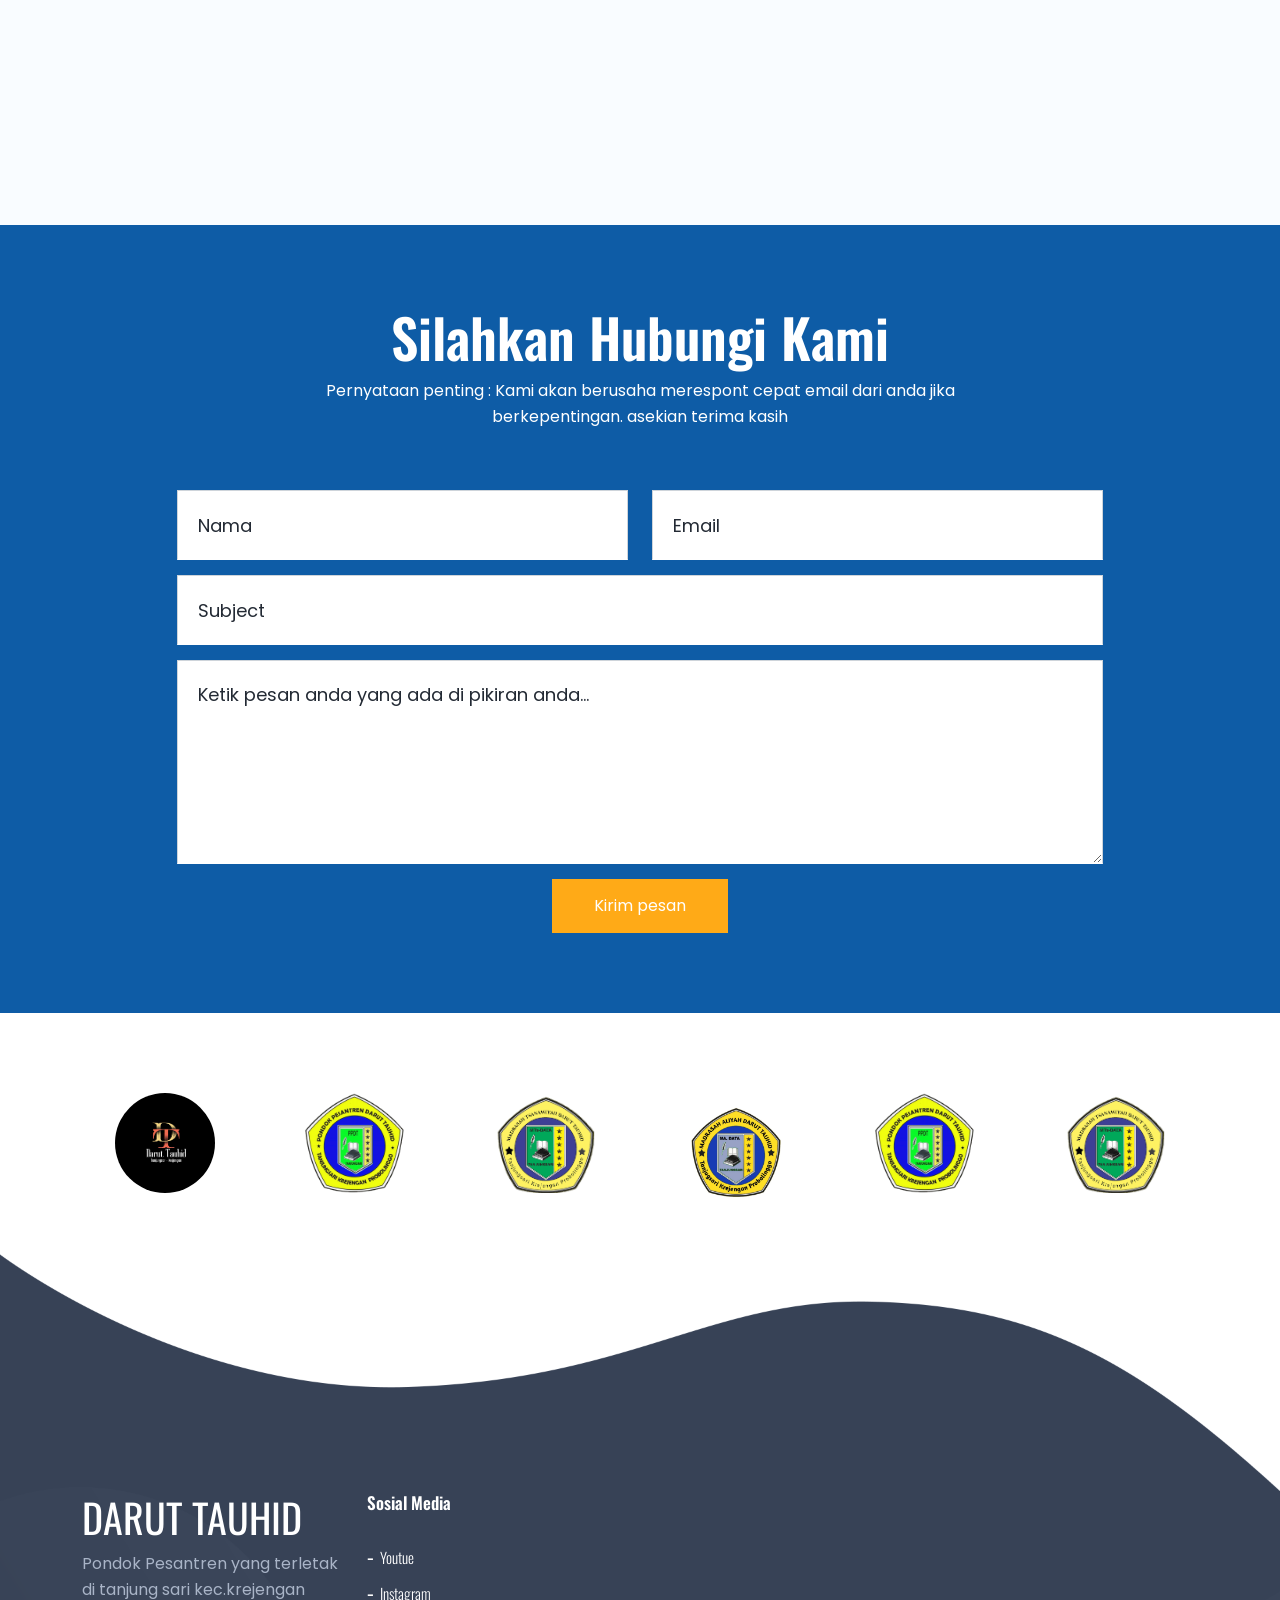
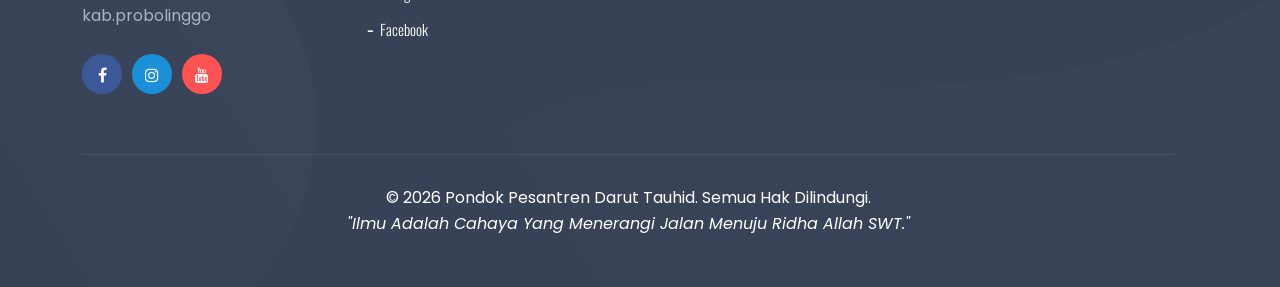
<file: about.html>
<!DOCTYPE html>
<html lang="en">

	<head>
		<!-- Meta -->
		<meta charset="utf-8">
		<meta http-equiv="X-UA-Compatible" content="IE=edge">
		<meta name="viewport" content="width=device-width, initial-scale=1, shrink-to-fit=no">
		<!-- The above 3 meta tags *must* come first in the head; any other head content must come *after* these tags -->
		<meta name="description" content="Monoline - Design Agency HTML Template">
		<meta name="keywords" content="agency, business, corporate, creative, html5, modern, multipurpose, One Page, parallax, startup ">		
		<!-- SITE TITLE -->
		<title>Profil Pondok Darut Tauhid</title>			
		<!-- Latest Bootstrap min CSS -->
		<link rel="stylesheet" href="assets/bootstrap/css/bootstrap.min.css">		
		<!-- Google Font -->
		<link rel="stylesheet" href="https://fonts.googleapis.com/css?family=Poppins:300,400,500,600,700,800"> 
		<link rel="stylesheet" href="https://fonts.googleapis.com/css?family=Oswald:300,400,500,600">			
		<!-- Font Awesome CSS -->
		<link rel="stylesheet" href="assets/fonts/font-awesome.min.css">
		<link rel="stylesheet" href="assets/fonts/themify-icons.css">
		<!--- owl carousel Css-->
		<link rel="stylesheet" href="assets/owlcarousel/css/owl.carousel.css">
		<link rel="stylesheet" href="assets/owlcarousel/css/owl.theme.css">
		<!--materialdesignicons Css-->
        <link rel="stylesheet" href="assets/css/fonts.css">		
		<!-- animate CSS -->
		<link rel="stylesheet" href="assets/css/animate.css">				
		<!-- MAGNIFIC CSS -->
		<link rel="stylesheet" href="assets/css/magnific-popup.css">					
		<!-- Style CSS -->						
		<link rel="stylesheet" href="assets/css/menu.css">			
		<link rel="stylesheet" href="assets/css/style.css">			
		<link rel="stylesheet" href="assets/css/responsive.css">			
		<!-- HTML5 shim and Respond.js IE8 support of HTML5 elements and media queries -->
		<!-- WARNING: Respond.js doesn't work if you view the page via file:// -->
		<!--[if lt IE 9]>
		  <script src="https://oss.maxcdn.com/html5shiv/3.7.2/html5shiv.min.js"></script>
		  <script src="https://oss.maxcdn.com/respond/1.4.2/respond.min.js"></script>
		<![endif]-->
	</head>
	<style>
		.social li a:hover{
			box-shadow: 0 8px 8px rgb(101, 86, 86);
		}
	</style>
	
    <body data-spy="scroll" data-offset="80">

		<!-- START PRELOADER -->
		<div class="preloader">
			<div class="spinner">
				<div class="double-bounce1"></div>
				<div class="double-bounce2"></div>
			</div>
		</div>
		<!-- END PRELOADER -->		

		 <!-- START NAVBAR -->
	<div class="site-mobile-menu site-navbar-target">
		<div class="site-mobile-menu-header">
			<div class="site-mobile-menu-close mt-3">
				<span class="icon-close2 js-menu-toggle"></span>
			</div>
		</div>
		<div class="site-mobile-menu-body"></div>
	</div>

	<header class="site-navbar js-sticky-header site-navbar-target" role="banner">
		<div class="container">
			<div class="row align-items-center">
				<div class="col-6 col-xl-2">
					<a href="index.html"><img src="assets/img/logo bary.png" alt="" height="50px" width="50px"
							class="rounded"></a>
				</div>
				<div class="col-12 col-md-10 d-none d-xl-block">
					<nav class="site-navigation position-relative text-right" role="navigation">
						<ul class="site-menu main-menu js-clone-nav mr-auto d-none d-lg-block">
							<li>
								<a href="index.html" class="nav-link">Beranda</a>
							</li>
							<li><a class="nav-link" href="about.html">Profil Pondok</a></li>
							<li >
								<a href="program.html" class="nav-link">Program</a>
							</li>
							<li><a href="portfolio_gallery.html" class="nav-link">Album Pondok</a></li>
							<li>
								<a href="berita_artikel.html" class="nav-link">Berita/Artikel</a>
							</li>
							<li>
								<a href="#" class="nav-link">Pendaftaran</a>
							</li>
							<li><a class="nav-link" href="contact.html">Contact</a></li>
						</ul>
					</nav>
				</div>
				<div class="col-6 d-inline-block d-xl-none ml-md-0 py-3" style="position: relative; top: 3px;">
					<a href="#" class="site-menu-toggle js-menu-toggle float-right"><span
							class="icon-menu h3"></span></a>
				</div>
			</div>
		</div>
	</header>
	<!-- END NAVBAR-->							
		
		<!-- START SECTION TOP -->
		<section class="section-top" style="background-image: url(assets/img/FOTO\ MASJID\ HD.jpeg);background-size:cover; background-position: center center;">
			<div class="container">
				<div class="row">
				  <div class="col-lg-12 col-sm-12 col-xs-12 text-center">
					<div class="section-top-title">
						<h1>Tentang Pondok Pesantren Darut Tauhid</h1>		
					</div>
				  </div><!--- END COL -->				  
				</div><!--- END ROW -->
			</div><!--- END CONTAINER -->
		</section>
		<!-- END SECTION TOP -->

		<!-- ABOUT PAGE -->
		<section class="about_page_area">
			<div class="container">				
				<div class="row text-center">					
					<div class="offset-lg-1 col-lg-10 col-sm-12 col-xs-12 wow fadeInUp" data-wow-duration="1s" data-wow-delay="0.1s" data-wow-offset="0">
						<div class="single_about_content">
							<h2>PONDOK PESANTREN <br /> DARUT TAUHID</h2>
							<p>Pondok Pesantren Darut Tauhid di Desa Tanjungsari, Kec. Krejengan, Probolinggo, adalah lembaga pendidikan Islam yang didirikan oleh KH. Masyhudi pada tahun 1984. Pesantren ini berfokus pada pendidikan salaf dan modern, serta terletak di Dusun Tampolong, Tanjung Sari, Krejengan.</p>
						</div>
					</div><!-- END COL -->					
				</div><!-- END ROW -->				
			</div><!--- END CONTAINER -->
		</section>
		<!-- END ABOUT PAGE -->
		
		<!-- FEATURES -->
<section class="feature_area section-padding">
    <div class="container">				
        <div class="row text-center">					
            <div class="col-lg-4 col-sm-6 col-xs-12 no-padding wow fadeInUp " data-wow-duration="1s" data-wow-delay="0.1s" data-wow-offset="0">
                <div class="single_feature text-center">
                    <img src="assets/img/logo bary.png" class="d-block mx-auto" alt="icon" />
                    <h4>Pendiri dan Sejarah</h4>
                    <p>Didirikan oleh KH. Masyhudi pada tahun 1984 di Desa Tanjungsari, Kecamatan Krejengan, Kabupaten Probolinggo.</p><br>
                </div>
            </div><!-- END COL -->				
            
            <div class="col-lg-4 col-sm-6 col-xs-12 no-padding wow fadeInUp" data-wow-duration="1s" data-wow-delay="0.1s" data-wow-offset="0">
                <div class="single_feature text-center">
                    <img src="assets/img/lokasi-logo-25357.png" class="d-block mx-auto" alt="icon" />
                    <h4>Lokasi</h4>
                    <p>Terletak di wilayah pedesaan yang tenang di Desa Tanjungsari, Kecamatan Krejengan, Kabupaten Probolinggo.</p><br>
                </div>
            </div><!-- END COL -->				
            
            <div class="col-lg-4 col-sm-6 col-xs-12 no-padding wow fadeInUp" data-wow-duration="1s" data-wow-delay="0.2s" data-wow-offset="0">
                <div class="single_feature text-center">
                    <img src="assets/img/logo pendidikan.png" class="d-block mx-auto" alt="icon" />
                    <h4>Pendidikan</h4>
                    <p>Pondok pesantren ini memadukan sistem pendidikan keagamaan tradisional (kitab kuning) dengan sistem pendidikan formal, termasuk adanya SMP Islam Darut Tauhid.</p>
                </div>
            </div><!-- END COL -->				
            
            <div class="col-lg-6 col-sm-6 col-xs-12 no-padding wow fadeInUp" data-wow-duration="1s" data-wow-delay="0.3s" data-wow-offset="0">
                <div class="single_feature text-center">
                    <img src="assets/img/logo kegiatan.jpeg" class="d-block mx-auto" style="width: 100px; border-radius: 10px;" alt="icon" />
                    <h4>Fokus Kegiatan</h4>
                    <p>Selain pendidikan formal, pesantren ini fokus pada pembinaan akhlak dan ilmu tauhid bagi para santrinya.</p><br>
                </div>
            </div><!-- END COL -->				
            
            <div class="col-lg-6 col-sm-6 col-xs-12 no-padding wow fadeInUp" data-wow-duration="1s" data-wow-delay="0.4s" data-wow-offset="0">
                <div class="single_feature text-center">
                    <img src="assets/img/logo lokasi sekitar.png" class="d-block mx-auto" alt="icon" />
                    <h4>Lokasi Sekitar</h4>
                    <p>Terletak di Dusun Tampolong, Desa Tanjungsari, yang merupakan bagian dari wilayah pendidikan di bawah naungan yayasan lokal.</p><br>
                </div>
            </div><!-- END COL -->					
        </div><!-- END ROW -->				
    </div><!--- END CONTAINER -->
</section>
<!-- END FEATURES -->
		
			<!-- START COUNTER -->
	<section data-stellar-background-ratio="0.3" class="counter_feature section-padding">
		<div class="container">
			<div class="row text-center">
				<div class="col-lg-3 col-sm-6 col-xs-12 no-padding wow fadeInUp" data-wow-duration="1s"
					data-wow-delay="0.1s" data-wow-offset="0">
					<div class="single-project">
						<img src="assets/img/icon/counter-1.png" alt="icon" />
						<h2 class="counter-num">158</h2>
						<h4>Santri dan santriwati</h4>
					</div>
				</div>
				<div class="col-lg-3 col-sm-6 col-xs-12 no-padding wow fadeInUp" data-wow-duration="1s"
					data-wow-delay="0.2s" data-wow-offset="0">
					<div class="single-project">
						<img src="assets/img/icon/counter-1.png" alt="icon" />
						<h2 class="counter-num">10</h2>
						<h4>ustadz dan ustadzah</h4>
					</div>
				</div><!-- END COL -->
				<div class="col-lg-3 col-sm-6 col-xs-12 no-padding wow fadeInUp" data-wow-duration="1s"
					data-wow-delay="0.3s" data-wow-offset="0">
					<div class="single-project">
						<img src="assets/img/icon/counter-1.png" alt="icon" />
						<h2 class="counter-num">200</h2>
						<h4>Alumni</h4>
					</div>
				</div><!-- END COL -->
				<div class="col-lg-3 col-sm-6 col-xs-12 no-padding wow fadeInUp" data-wow-duration="1s"
					data-wow-delay="0.4s" data-wow-offset="0">
					<div class="single-project single-project-mrnone">
						<img src="assets/img/icon/counter-4.png" alt="icon" />
						<h2 class="counter-num">5</h2>
						<h4>Program Studi</h4>
					</div>
				</div><!-- END COL -->
			</div><!--- END ROW -->
			<div class="row text-center">
				<div class="col-lg-8 offset-lg-2 col-sm-12 col-xs-12 wow fadeInUp" data-wow-duration="1s"
					data-wow-delay="0.3s" data-wow-offset="0">
					<div class="video_btn" style="background-image: url(assets/img/gambar\ pondok.jpg);  background-size:cover; background-position: center center;">
							<a  class="video-play" href="https://www.youtube.com/wacht?v=FG5Y1VMULaM"><i class="ti-video-clapper"></i>		
							</a>
				</div>
			</div><!--- END ROW -->
		</div><!--- END CONTAINER -->
	</section>
	<!-- END COUNTER-->

		<!-- START TEAM MEMBERS -->
		<section id="team" class="team_area section-padding">
			<div class="container">								
				<div class="section-title text-center">
					<h2>Pengasuh Pondok Darut Tauhid</h2>
					<p>Pengasuh Pondok Darut Tauhid Di Desa Tanjung Sari Kec.Krejengan Kab.Probolinggo</p>
				</div>	
				<div class="row text-center">
					<div class="col-lg-4 col-sm-6 col-xs-12 wow fadeInUp" data-wow-duration="1s" data-wow-delay="0.1s" data-wow-offset="0">
						<div class="our-team">
							<div class="single-team">
								<img src="assets/img/foto-galery/pengasuh pertama.png" style="height: 342px;" class="img-fluid" alt="" />
								<h3>KH.MASYHUDI</h3>
								<p>Pengasuh Pertama</p>
								<p>Darut Tauhid</p>
							</div>						
						</div><!--- END OUR TEAM -->	
					</div><!--- END COL -->	
					<div class="col-lg-4 col-sm-6 col-xs-12 wow fadeInUp" data-wow-duration="1s" data-wow-delay="0.2s" data-wow-offset="0">
						<div class="our-team">
							<div class="single-team">
								<img src="assets/img/foto-galery/pengasuh selatan.png"  style="width: 233px;" class="img-fluid" alt="" />
								<h3>KH.MOH.TAUFIQURRAHMAN.LC</h3>
								<p>Pengasuh</p>
								<p>Darut Tauhid</p>
							</div>							
						</div><!--- END OUR TEAM -->	
					</div><!--- END COL -->	
					<div class="col-lg-4 col-sm-6 col-xs-12 wow fadeInUp" data-wow-duration="1s" data-wow-delay="0.3s" data-wow-offset="0">
						<div class="our-team">
							<div class="single-team">
								<img src="assets/img/foto-galery/kiyai utara.png" width="235px" class="img-fluid" alt="" />
								<h3>KH.AGUS FAUZI SH.MM</h3>
								<p>Pengasuh</p>
								<p>Darut Tauhid</p>
							</div>						
						</div><!--- END OUR TEAM -->	
					</div><!--- END COL -->  
				</div><!--- END ROW -->			
			</div><!--- END CONTAINER -->
		</section>
		<!-- END TEAM MEMBERS -->		
		
		<!-- HIRE US -->
		<div class="hire_us_area section-padding">
			<div class="container">			
				<div class="row">					
					<div class="offset-lg-1 col-lg-10 col-sm-12 col-xs-12 wow fadeInUp" data-wow-duration="1s" data-wow-delay="0.2s" data-wow-offset="0">
						<div class="row">
							<div class="col-lg-4 col-sm-6 col-xs-12">
								<div class="hire_img">
									<img src="assets/img/icon/search.png" class="img-fluid" alt="" />
								</div>
							</div><!-- END COL  -->	
							<div class="col-lg-8 col-sm-6 col-xs-12">
								<div class="hire_content">
									<h2>Apakah ada Masalah?</h2>
									<p>Jika ada masalah atau ada pertanyaan hubungi contact kami dibawah ini</p>
									<a class="btn_one" href="contact.html">Selanjutnya</a>
								</div>
							</div><!-- END COL  -->		
						</div><!-- END ROW -->	
					</div><!-- END COL  -->					
				</div><!-- END ROW -->				
			</div><!--- END CONTAINER -->
		</div>
		<!-- END HIRE US -->
		
		<!-- CONTACT -->
	<div id="contact" class="contact_area section-padding">
		<div class="container">
			<div class="section-title text-center">
				<h2 class="section-title-white">silahkan Hubungi Kami</h2>
				<p class="section-title-white">Pernyataan penting : Kami akan berusaha merespont cepat email dari anda jika berkepentingan. asekian terima kasih</p>
			</div>
			<div class="row">
				<div class="offset-lg-1 col-lg-10 col-sm-12 col-xs-12 text-center wow fadeInUp" data-wow-duration="1s"
					data-wow-delay="0.2s" data-wow-offset="0">
					<div class="contact">
						<form id="contact-form" method="post" enctype="multipart/form-data">
							<div class="row">
								<div class="form-group col-md-6">
									<input type="text" name="name" class="form-control" placeholder="Nama"
										required="required">
								</div>
								<div class="form-group col-md-6">
									<input type="email" name="email" class="form-control" placeholder="Email"
										required="required">
								</div>
								<div class="form-group col-md-12">
									<input type="text" name="subject" class="form-control" placeholder="Subject"
										required="required">
								</div>
								<div class="form-group col-md-12">
									<textarea rows="6" name="message" class="form-control"
										placeholder="Ketik pesan anda yang ada di pikiran anda..."
										required="required"></textarea>
								</div>
								<div class="col-md-12 text-center">
									<button type="submit" value="Send message" name="submit" id="submitButton"
										class="contact_btn" title="Submit Your Message!">Kirim pesan</button>
								</div>
							</div>
						</form>
					</div>
				</div><!-- END COL  -->
			</div><!-- END ROW -->
		</div><!--- END CONTAINER -->
	</div>
	<!-- END CONTACT -->	

			<!-- START PARTNER LOGO -->
		<div class="partner-logo section-padding">
			<div class="container">										
				<div class="row text-center">
					<div class="col-lg-2 col-sm-4 col-xs-12 no-padding wow fadeInUp" data-wow-duration="1s" data-wow-delay="0.1s" data-wow-offset="0">
						<div class="single_logo single_logo_bm">
							<a href="#"><img src="assets/img/logo yt.png" style="border-radius: 50px;" alt="" class="img-fluid"/></a>
						</div>						
					</div><!--- END COL -->
					<div class="col-lg-2 col-sm-4 col-xs-12 no-padding wow fadeInUp" data-wow-duration="1s" data-wow-delay="0.2s" data-wow-offset="0">
						<div class="single_logo">
							<a href="#"><img src="assets/img/logo bary.png" alt="" class="img-fluid"/></a>
						</div>						
					</div><!--- END COL -->
					<div class="col-lg-2 col-sm-4 col-xs-12 no-padding wow fadeInUp" data-wow-duration="1s" data-wow-delay="0.3s" data-wow-offset="0">
						<div class="single_logo single_logo_bm">
							<a href="#"><img src="assets/img/logo mts.png"  alt="" class="img-fluid"/></a>
						</div>						
					</div><!--- END COL -->
					<div class="col-lg-2 col-sm-4 col-xs-12 no-padding wow fadeInUp" data-wow-duration="1s" data-wow-delay="0.4s" data-wow-offset="0">
						<div class="single_logo">
							<a href="#"><img src="assets/img/logo ma.jpeg" alt="" style="width: 120px;" class="img-fluid"/></a>
						</div>						
					</div><!--- END COL -->
					<div class="col-lg-2 col-sm-4 col-xs-12 no-padding wow fadeInUp" data-wow-duration="1s" data-wow-delay="0.5s" data-wow-offset="0">
						<div class="single_logo">
							<a href="#"><img src="assets/img/logo bary.png" alt="" class="img-fluid"/></a>
						</div>						
					</div><!--- END COL -->
					<div class="col-lg-2 col-sm-4 col-xs-12 no-padding wow fadeInUp" data-wow-duration="1s" data-wow-delay="0.6s" data-wow-offset="0">
						<div class="single_logo">
							<a href="#"><img src="assets/img/logo mts.png" alt="" class="img-fluid"/></a>
						</div>						
					</div><!--- END COL -->
				</div><!--- END ROW -->
			</div><!--- END CONTAINER -->	
		</div>
		<!-- END PARTNER LOGO -->
		
		<!-- START FOOTER -->
	<div class="footer" style="background-image: url(assets/img/bg/footer.png);  background-size:cover;">
		<div class="container">
			<div class="row footer_bg">						
					<div class="col-lg-3 col-sm-6 col-xs-12">
						<div class="footer_logo">
							<div><h1 class="text-white">DARUT TAUHID</h1></div>
							<p>Pondok Pesantren yang terletak di tanjung sari kec.krejengan kab.probolinggo</p>
						</div>
						<div class="social_profile">
							<ul>
								<li><a href="https://www.facebook.com/darut.tauhidqu" class="f_facebook"><i class="fa fa-facebook" title="Facebook"></i></a></li>
								<li><a href="https://www.instagram.com/darut_tauhidqu?igsh=dGo4MnJsaWF2bmM0" class="f_twitter"><i class="fa fa-instagram" title="Twitter"></i></a></li>
								<li><a href="https://youtube.com/@newdaruttauhidqu758?si=KoxZycliTTYF4xdL" class="f_instagram"><i class="fa fa-youtube" title="youtube"></i></a></li>
							</ul>
						</div>							
					</div><!--- END COL -->						
					<div class="col-lg-3 col-sm-6 col-xs-12">
						<div class="single_footer">
							<h4>Sosial Media</h4>
							<ul>
								<li><a href="#">Youtue</a></li>
								<li><a href="#">Instagram</a></li>
								<li><a href="#">Facebook</a></li>
							</ul>
						</div>
				</div><!--- END ROW -->		
				<div class="row">
					<div class="col-lg-12 text-center">
						<div class="footer_copyright">
							<p>&copy; 2026 Pondok Pesantren Darut Tauhid. Semua Hak Dilindungi.</p>
							<p><em>"Ilmu adalah cahaya yang menerangi jalan menuju ridha Allah SWT."</em></p>
						</div>
					</div>
				</div>				
			</div><!--- END CONTAINER -->
	</div>
	<!-- END FOOTER -->

		<!-- Latest jQuery -->
			<script src="assets/js/jquery-1.12.4.min.js"></script>
		<!-- Latest compiled and minified Bootstrap -->
			<script src="assets/bootstrap/js/bootstrap.min.js"></script>
		<!-- modernizer JS -->		
			<script src="assets/js/modernizr-2.8.3.min.js"></script>																		
		<!-- owl-carousel min js  -->
			<script src="assets/owlcarousel/js/owl.carousel.min.js"></script>					
		<!-- magnific-popup js -->               
			<script src="assets/js/jquery.magnific-popup.min.js"></script>			
		<!-- jquery mixitup js -->   
			<script src="assets/js/jquery.mixitup.js"></script>			
		<!-- jquery appear js -->
			<script src="assets/js/jquery.appear.js"></script>							
		<!-- countTo js -->
			<script src="assets/js/jquery.inview.min.js"></script>	
		<!-- stellar js -->
			<script src="assets/js/jquery.stellar.min.js"></script>			
		<!-- WOW - Reveal Animations When You Scroll -->
			<script src="assets/js/wow.min.js"></script>	
		<!-- Menu js -->
			<script src="assets/js/menu.js"></script>																				
			<script src="assets/js/jquery.sticky.js"></script>			
		<!-- scrolltopcontrol js -->																				
			<script src="assets/js/scrolltopcontrol.js"></script>																				
		<!-- scripts js -->
			<script src="assets/js/scripts.js"></script>		
    </body>
</html>
</file>
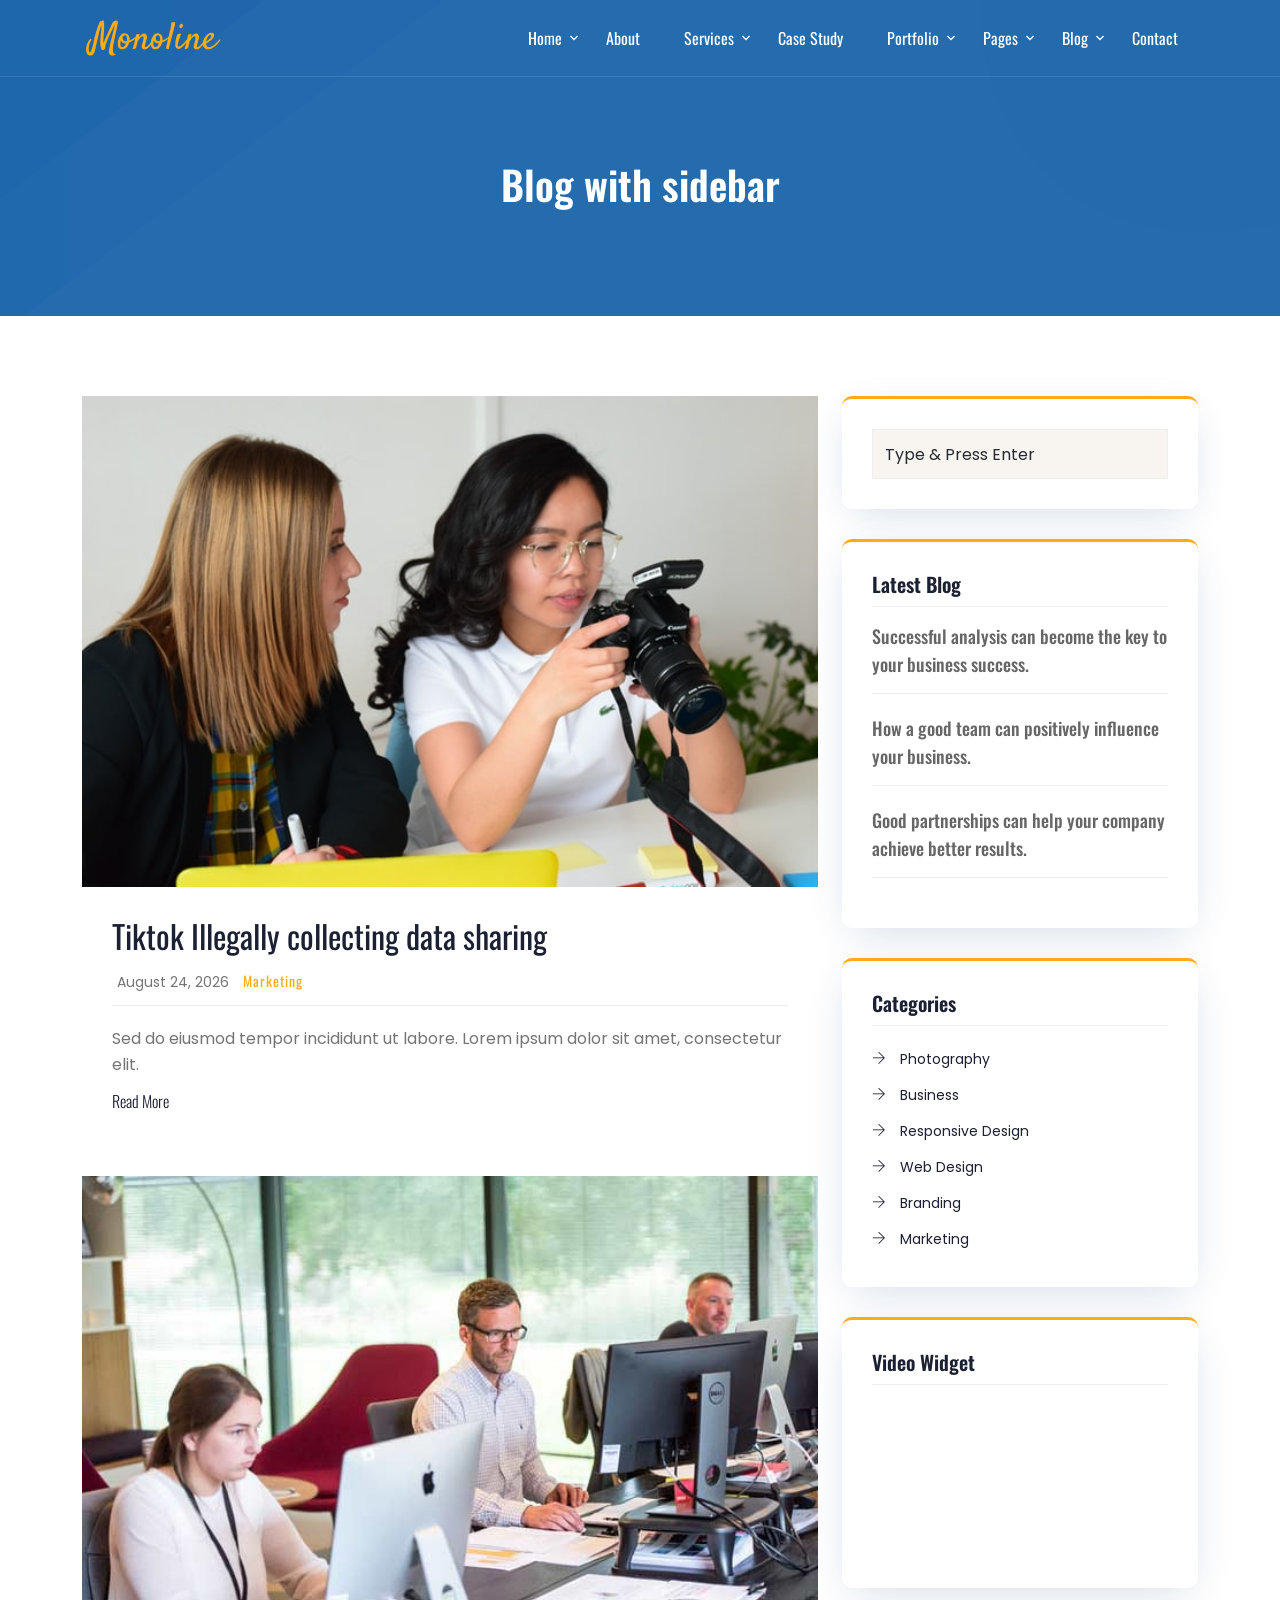
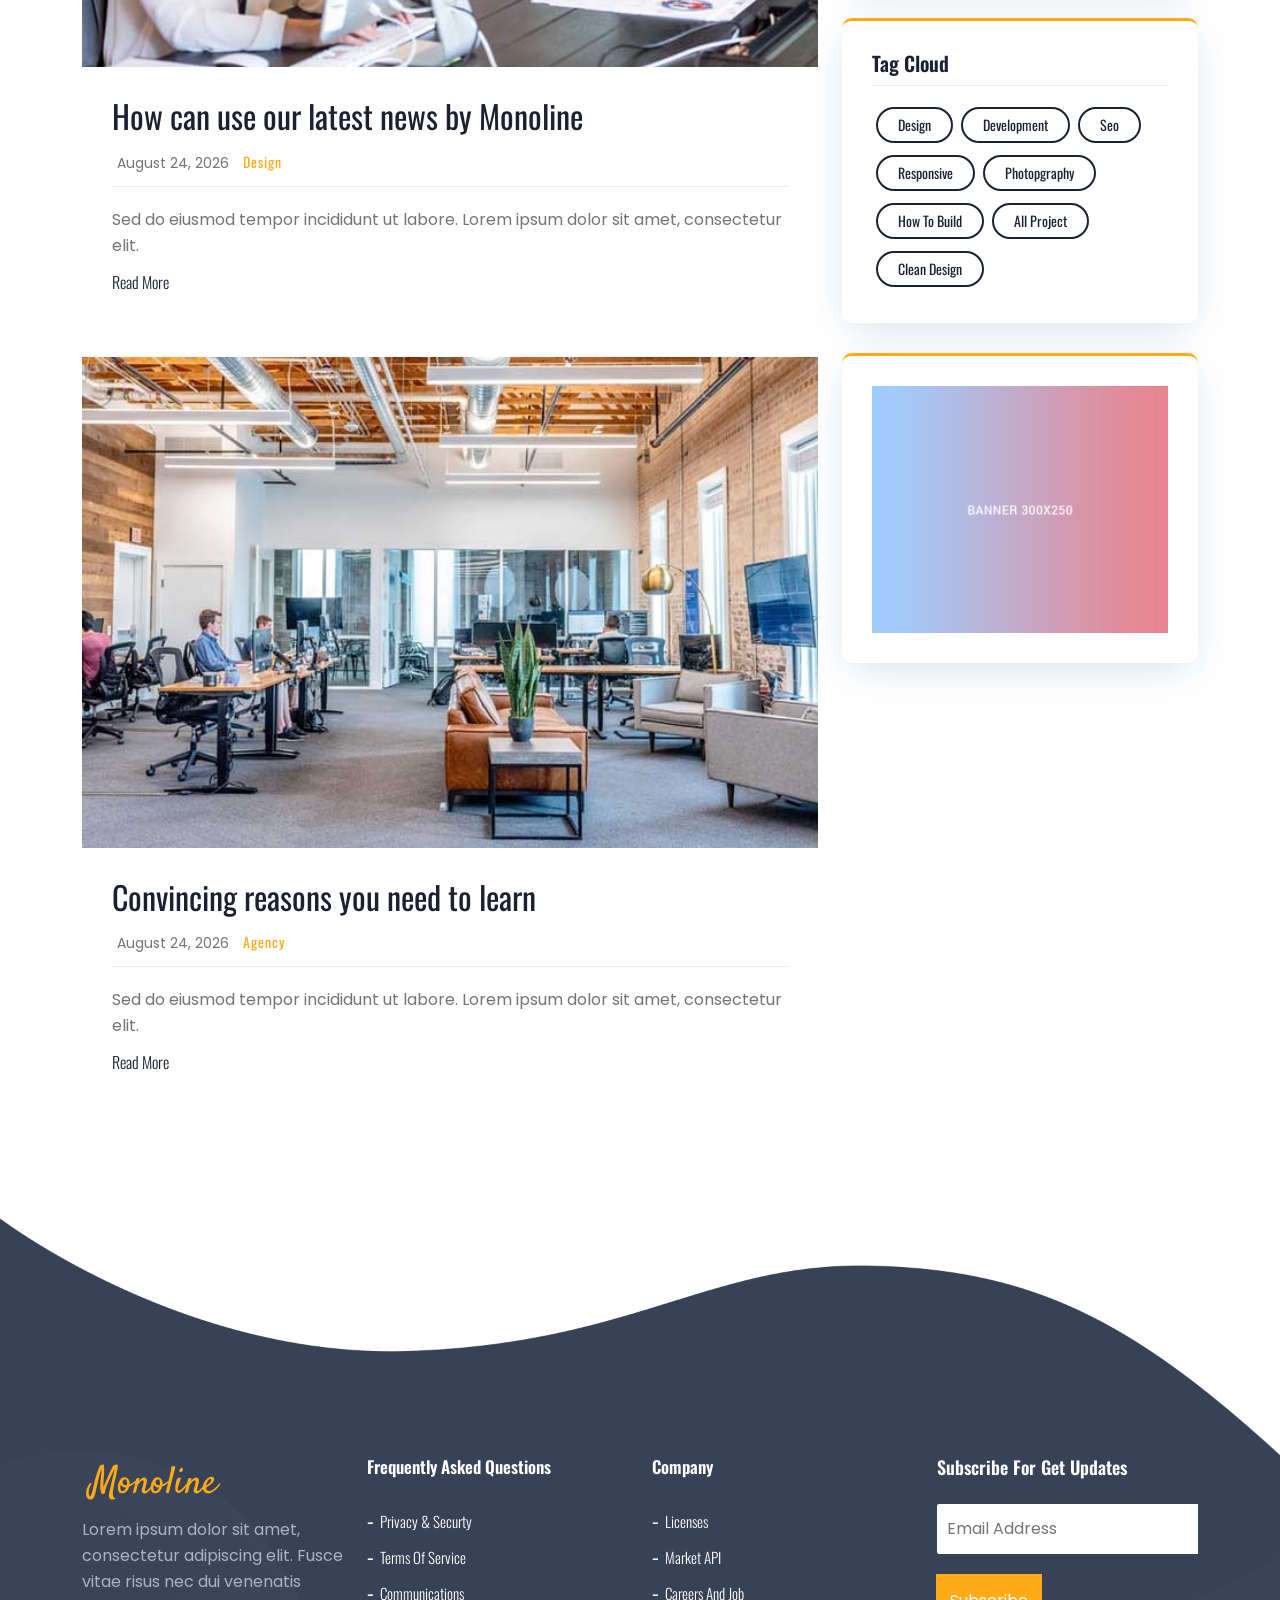
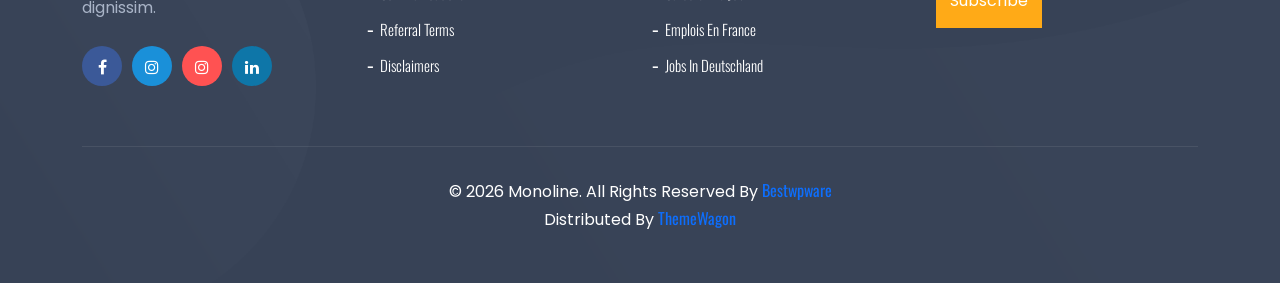
<file: blog_sidebar.html>
<!DOCTYPE html>
<html lang="en">

	<head>
		<!-- Meta -->
		<meta charset="utf-8">
		<meta http-equiv="X-UA-Compatible" content="IE=edge">
		<meta name="viewport" content="width=device-width, initial-scale=1, shrink-to-fit=no">
		<!-- The above 3 meta tags *must* come first in the head; any other head content must come *after* these tags -->
		<meta name="description" content="Monoline - Design Agency HTML Template">
		<meta name="keywords" content="agency, business, corporate, creative, html5, modern, multipurpose, One Page, parallax, startup ">		
		<!-- SITE TITLE -->
		<title>Monoline - Design Agency HTML Template</title>			
		<!-- Latest Bootstrap min CSS -->
		<link rel="stylesheet" href="assets/bootstrap/css/bootstrap.min.css">		
		<!-- Google Font -->
		<link rel="stylesheet" href="https://fonts.googleapis.com/css?family=Poppins:300,400,500,600,700,800"> 
		<link rel="stylesheet" href="https://fonts.googleapis.com/css?family=Oswald:300,400,500,600">			
		<!-- Font Awesome CSS -->
		<link rel="stylesheet" href="assets/fonts/font-awesome.min.css">
		<link rel="stylesheet" href="assets/fonts/themify-icons.css">
		<!--- owl carousel Css-->
		<link rel="stylesheet" href="assets/owlcarousel/css/owl.carousel.css">
		<link rel="stylesheet" href="assets/owlcarousel/css/owl.theme.css">
		<!--materialdesignicons Css-->
        <link rel="stylesheet" href="assets/css/fonts.css">		
		<!-- animate CSS -->
		<link rel="stylesheet" href="assets/css/animate.css">				
		<!-- MAGNIFIC CSS -->
		<link rel="stylesheet" href="assets/css/magnific-popup.css">					
		<!-- Style CSS -->						
		<link rel="stylesheet" href="assets/css/menu.css">			
		<link rel="stylesheet" href="assets/css/style.css">			
		<link rel="stylesheet" href="assets/css/responsive.css">			
		<!-- HTML5 shim and Respond.js IE8 support of HTML5 elements and media queries -->
		<!-- WARNING: Respond.js doesn't work if you view the page via file:// -->
		<!--[if lt IE 9]>
		  <script src="https://oss.maxcdn.com/html5shiv/3.7.2/html5shiv.min.js"></script>
		  <script src="https://oss.maxcdn.com/respond/1.4.2/respond.min.js"></script>
		<![endif]-->
	</head>
	
    <body data-spy="scroll" data-offset="80">

		<!-- START PRELOADER -->
		<div class="preloader">
			<div class="spinner">
				<div class="double-bounce1"></div>
				<div class="double-bounce2"></div>
			</div>
		</div>
		<!-- END PRELOADER -->		

		 <!-- START NAVBAR -->
		<div class="site-mobile-menu site-navbar-target">
		  <div class="site-mobile-menu-header">
			<div class="site-mobile-menu-close mt-3">
			  <span class="icon-close2 js-menu-toggle"></span>
			</div>
		  </div>
		  <div class="site-mobile-menu-body"></div>
		</div>
	   
		<header class="site-navbar js-sticky-header site-navbar-target" role="banner">
		  <div class="container">
			<div class="row align-items-center">       
			  <div class="col-6 col-xl-2">
				<h1 class="mb-0 site-logo"><a href="index.html"><img src="assets/img/logo.png" alt=""></a></h1>
			  </div>
			  <div class="col-12 col-md-10 d-none d-xl-block">
				<nav class="site-navigation position-relative text-right" role="navigation">
				  <ul class="site-menu main-menu js-clone-nav mr-auto d-none d-lg-block">
				  	<li class="has-children">
					  <a href="index.html" class="nav-link">Home</a>
					  <ul class="dropdown">
						<li><a href="index_two.html" class="nav-link">Home Two</a></li>
						<li><a href="index_three.html" class="nav-link">Home Three</a></li>
					  </ul>
					</li>	
					<li><a class="nav-link" href="about.html">About</a></li>
					<li class="has-children">
					  <a href="service.html" class="nav-link">Services</a>
					  <ul class="dropdown">
						<li><a href="single_service.html" class="nav-link">Email Marketing</a></li>
						<li><a href="single_service.html" class="nav-link">Offline SEO</a></li>
						<li><a href="single_service.html" class="nav-link">Social media marketing</a></li>
						<li><a href="single_service.html" class="nav-link">Lead Generation</a></li>
						<li><a href="single_service.html" class="nav-link">Web Design</a></li>
						<li><a href="single_service.html" class="nav-link">Search Engine optimization</a></li>
					  </ul>
					</li>					 
			         <li><a class="nav-link" href="casestudy.html">Case Study</a></li>									
					<li class="has-children">
					  <a href="portfolio.html" class="nav-link">Portfolio</a>
					  <ul class="dropdown">
						<li><a href="portfolio_gallery.html" class="nav-link">Portfolio Gallery</a></li>
						<li><a href="portfolio.html" class="nav-link">Portfolio Project</a></li>
						<li><a href="single_project.html" class="nav-link">Single Project</a></li>
					  </ul>
					</li>	
					<li class="has-children">
					  <a href="#" class="nav-link">Pages</a>
					  <ul class="dropdown">
						<li><a href="about.html" class="nav-link">About</a></li>
						<li><a href="faq.html" class="nav-link">Faq Page</a></li>
						<li><a href="404.html" class="nav-link">404 Page</a></li>
						<li><a href="team.html" class="nav-link">Team Member</a></li>
						<li><a href="pricing.html" class="nav-link">Pricing</a></li>
					  </ul>
					</li>					
					<li class="has-children">
					  <a href="blog.html" class="nav-link">Blog</a>
					  <ul class="dropdown">
						<li><a href="blog.html" class="nav-link">Blog No Sidebar</a></li>
						<li><a href="blog_sidebar.html" class="nav-link">Blog With Sidebar</a></li>
						<li><a href="blog_single.html" class="nav-link">Single Blog</a></li>
					  </ul>
					</li>				
			         <li><a class="nav-link" href="contact.html">Contact</a></li>					
				  </ul>
				</nav>
			  </div>
			   <div class="col-6 d-inline-block d-xl-none ml-md-0 py-3" style="position: relative; top: 3px;">
			   <a href="#" class="site-menu-toggle js-menu-toggle float-right"><span class="icon-menu h3"></span></a>
			   </div>
			</div>
		  </div>
		</header>
	   <!-- END NAVBAR-->								
		
		<!-- START SECTION TOP -->
		<section class="section-top" style="background-image: url(assets/img/bg/section-top.png);background-size:cover; background-position: center center;">
			<div class="container">
				<div class="row">
				  <div class="col-lg-12 col-sm-12 col-xs-12 text-center">
					<div class="section-top-title">
						<h1>Blog with sidebar</h1>		
					</div>
				  </div><!--- END COL -->				  
				</div><!--- END ROW -->
			</div><!--- END CONTAINER -->
		</section>
		<!-- END SECTION TOP -->		

		<!-- START BLOG -->
		<section class="blog-page section-padding">
			<div class="container">	
				<div class="row">
					<div class="col-lg-8 col-sm-12 col-xs-12">
						<div class="home_single_blog">
							<img src="assets/img/blog/1.jpg" class="img-fluid" alt="blog-image" />
							<div class="home_blog_content">
								<div class="blog_title_info">
									<h2><a href="blog_single.html">Tiktok Illegally collecting data sharing</a></h2>
									<span>August 24, 2026</span>
									<span><a href="blog_single.html">Marketing</a></span>
								</div>
								<p>Sed do eiusmod tempor incididunt ut labore. Lorem ipsum dolor sit amet, consectetur elit.</p>
								<a class="home_b_btn" href="blog_single.html">Read More</a>
							</div>
						</div>
						<div class="home_single_blog">
							<img src="assets/img/blog/2.jpg" class="img-fluid" alt="blog-image" />
							<div class="home_blog_content">
								<div class="blog_title_info">
									<h2><a href="blog_single.html">How can use our latest news by Monoline</a></h2>
									<span>August 24, 2026</span>
									<span><a href="blog_single.html">Design</a></span>
								</div>
								<p>Sed do eiusmod tempor incididunt ut labore. Lorem ipsum dolor sit amet, consectetur elit.</p>
								<a class="home_b_btn" href="blog_single.html">Read More</a>
							</div>
						</div>
						<div class="home_single_blog">
							<img src="assets/img/blog/3.jpg" class="img-fluid" alt="blog-image" />
							<div class="home_blog_content">
								<div class="blog_title_info">
									<h2><a href="blog_single.html">Convincing reasons you need to learn</a></h2>
									<span>August 24, 2026</span>
									<span><a href="blog_single.html">Agency</a></span>
								</div>
								<p>Sed do eiusmod tempor incididunt ut labore. Lorem ipsum dolor sit amet, consectetur elit.</p>
								<a class="home_b_btn" href="blog_single.html">Read More</a>
							</div>
						</div>						
					</div><!-- END COL-->		
					<div class="col-lg-4 col-sm-12 col-xs-12">
						<div class="blog_search">
							<input type="text" class="form-control" placeholder="Type & Press Enter">
						</div>
						<div class="latest_blog wow fadeInRight">
							<h4 class="blog_sidebar_title">Latest Blog</h4>
							<div class="single_latest_blog">							
								<a href="#"><h4>Successful analysis can become the key to your business success.</h4></a>						
							</div>
							<div class="single_latest_blog">							
								<a href="#"><h4>How a good team can positively influence your business.</h4></a>						
							</div>
							<div class="single_latest_blog">							
								<a href="#"><h4>Good partnerships can help your company achieve better results.</h4></a>						
							</div>
						</div>
						<div class="categories">
							<h4 class="blog_sidebar_title">Categories</h4>
							<ul>
								<li><a href="#"><i class="ti-arrow-right"></i> Photography</a></li>
								<li><a href="#"><i class="ti-arrow-right"></i> Business</a></li>
								<li><a href="#"><i class="ti-arrow-right"></i> Responsive Design</a></li>
								<li><a href="#"><i class="ti-arrow-right"></i> Web Design</a></li>
								<li><a href="#"><i class="ti-arrow-right"></i> Branding</a></li>
								<li><a href="#"><i class="ti-arrow-right"></i> Marketing</a></li>
							</ul>
						</div>					
						<div class="video_post wow fadeInRight">
							<h4 class="blog_sidebar_title">Video Widget</h4>
							<iframe src="https://player.vimeo.com/video/62026718"></iframe>			
						</div>
						<div class="tag">
							<h4 class="blog_sidebar_title">Tag cloud</h4>
							<a href="#">Design</a>
							<a href="#">Development</a>
							<a href="#">Seo</a>
							<a href="#">Responsive</a>
							<a href="#">Photopgraphy</a>
							<a href="#">How to build</a>
							<a href="#">All project</a>
							<a href="#">Clean Design</a>
						</div>
						<div class="banner">
							<a href="#"><img src="assets/img/blog/banner_3.jpg" class="img-fluid" alt="" /></a>
						</div>
					</div><!--- END COL -->					
				</div><!-- END ROW-->
			</div><!-- END CONTAINER-->
		</section>
		<!-- END BLOG -->		

		<!-- START FOOTER -->
		<div class="footer" style="background-image: url(assets/img/bg/footer.png);  background-size:cover;">
			<div class="container">		
				<div class="row footer_bg">						
					<div class="col-lg-3 col-sm-6 col-xs-12">
						<div class="footer_logo">
							<img src="assets/img/logo.png" alt="" />
							<p>Lorem ipsum dolor sit amet, consectetur adipiscing elit. Fusce vitae risus nec dui venenatis dignissim.</p>
						</div>
						<div class="social_profile">
							<ul>
								<li><a href="#" class="f_facebook"><i class="fa fa-facebook" title="Facebook"></i></a></li>
								<li><a href="#" class="f_twitter"><i class="fa fa-instagram" title="Twitter"></i></a></li>
								<li><a href="#" class="f_instagram"><i class="fa fa-instagram" title="Instagram"></i></a></li>
								<li><a href="#" class="f_linkedin"><i class="fa fa-linkedin" title="LinkedIn"></i></a></li>
							</ul>
						</div>							
					</div><!--- END COL -->						
					<div class="col-lg-3 col-sm-6 col-xs-12">
						<div class="single_footer">
							<h4>Frequently Asked Questions</h4>
							<ul>
								<li><a href="#">Privacy & Securty</a></li>
								<li><a href="#">Terms of Service</a></li>
								<li><a href="#">Communications</a></li>
								<li><a href="#">Referral Terms</a></li>
								<li><a href="#">Disclaimers</a></li>
							</ul>
						</div>
					</div><!--- END COL -->	
					<div class="col-lg-3 col-sm-6 col-xs-1">
						<div class="single_footer">
							<h4>Company</h4>
							<ul>
								<li><a href="#">Licenses</a></li>
								<li><a href="#">market API</a></li>
								<li><a href="#">Careers and job</a></li>
								<li><a href="#">Emplois en France</a></li>
								<li><a href="#">Jobs in Deutschland	</a></li>						
							</ul>
						</div>
					</div><!--- END COL -->
					<div class="col-lg-3 col-sm-6 col-xs-12">
						<div class="newsletter-form">
							<h4>Subscribe for get updates</h4>
							 <form id="mc-embedded-subscribe-form" name="mc-embedded-subscribe-form" class="validate">
								<div class="input-group input-group-lg newsletter">
									<input type="email" name="EMAIL" class="subscribe__input" placeholder="Email Address">
									<button type="submit" class="subs_btn">Subscribe</button>
								</div>
								
								<div id="mce-responses">
									<div class="response" id="mce-error-response" style="display:none"></div>
									<div class="response" id="mce-success-response" style="display:none"></div>
								</div>
							</form>
						</div>
					</div><!--- END COL -->		
				</div><!--- END ROW -->		
				<div class="row">
					<div class="col-lg-12 text-center">
						<div class="footer_copyright">
							<p>&copy; 2026 Monoline. All Rights Reserved by <a href="https://bestwpware.com/" target="_blank">Bestwpware</a></p>
              <p>Distributed by <a href="https://themewagon.com" target="_blank">ThemeWagon</a></p>
						</div>
					</div>
				</div>				
			</div><!--- END CONTAINER -->
		</div>
		<!-- END FOOTER -->	

		<!-- Latest jQuery -->
			<script src="assets/js/jquery-1.12.4.min.js"></script>
		<!-- Latest compiled and minified Bootstrap -->
			<script src="assets/bootstrap/js/bootstrap.min.js"></script>
		<!-- modernizer JS -->		
			<script src="assets/js/modernizr-2.8.3.min.js"></script>																		
		<!-- owl-carousel min js  -->
			<script src="assets/owlcarousel/js/owl.carousel.min.js"></script>					
		<!-- magnific-popup js -->               
			<script src="assets/js/jquery.magnific-popup.min.js"></script>			
		<!-- jquery mixitup js -->   
			<script src="assets/js/jquery.mixitup.js"></script>			
		<!-- jquery appear js -->
			<script src="assets/js/jquery.appear.js"></script>							
		<!-- countTo js -->
			<script src="assets/js/jquery.inview.min.js"></script>	
		<!-- stellar js -->
			<script src="assets/js/jquery.stellar.min.js"></script>			
		<!-- WOW - Reveal Animations When You Scroll -->
			<script src="assets/js/wow.min.js"></script>	
		<!-- Menu js -->
			<script src="assets/js/menu.js"></script>																				
			<script src="assets/js/jquery.sticky.js"></script>			
		<!-- scrolltopcontrol js -->																				
			<script src="assets/js/scrolltopcontrol.js"></script>																				
		<!-- scripts js -->
			<script src="assets/js/scripts.js"></script>		
    </body>
</html>
</file>
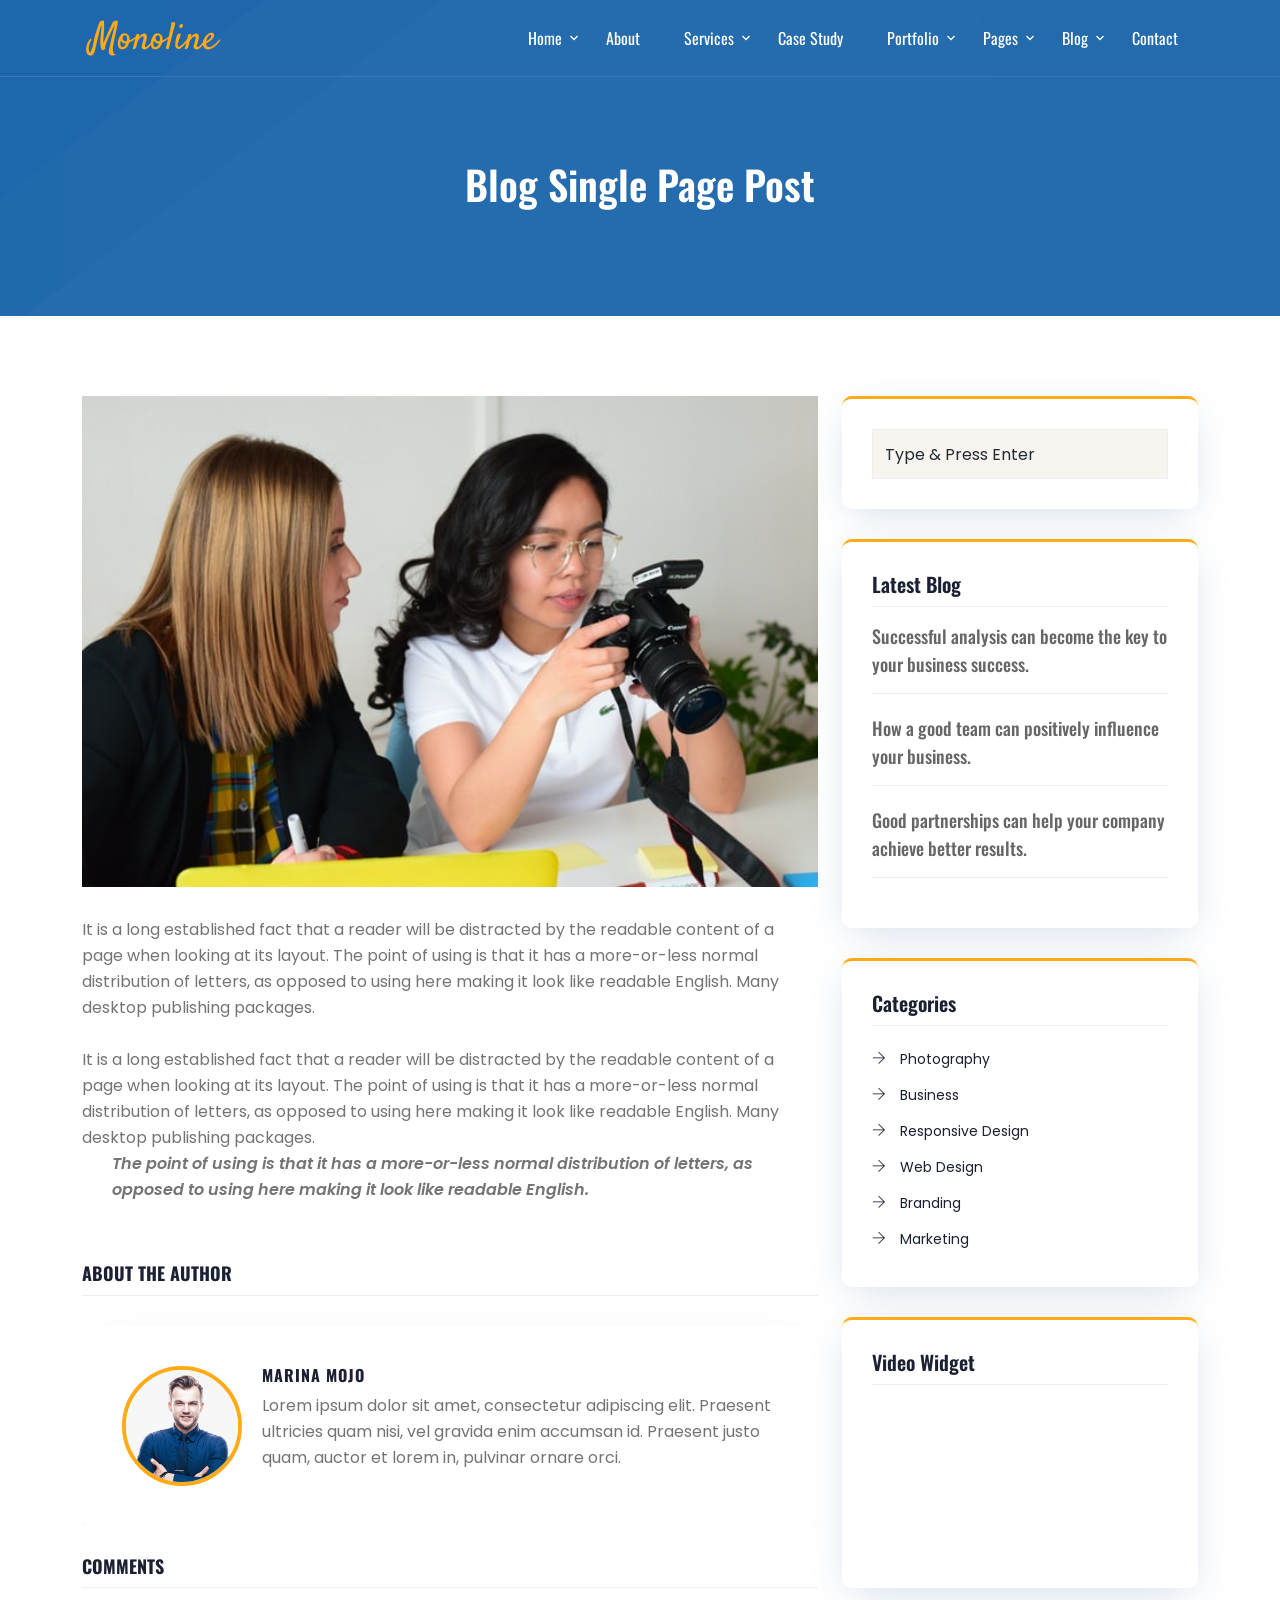
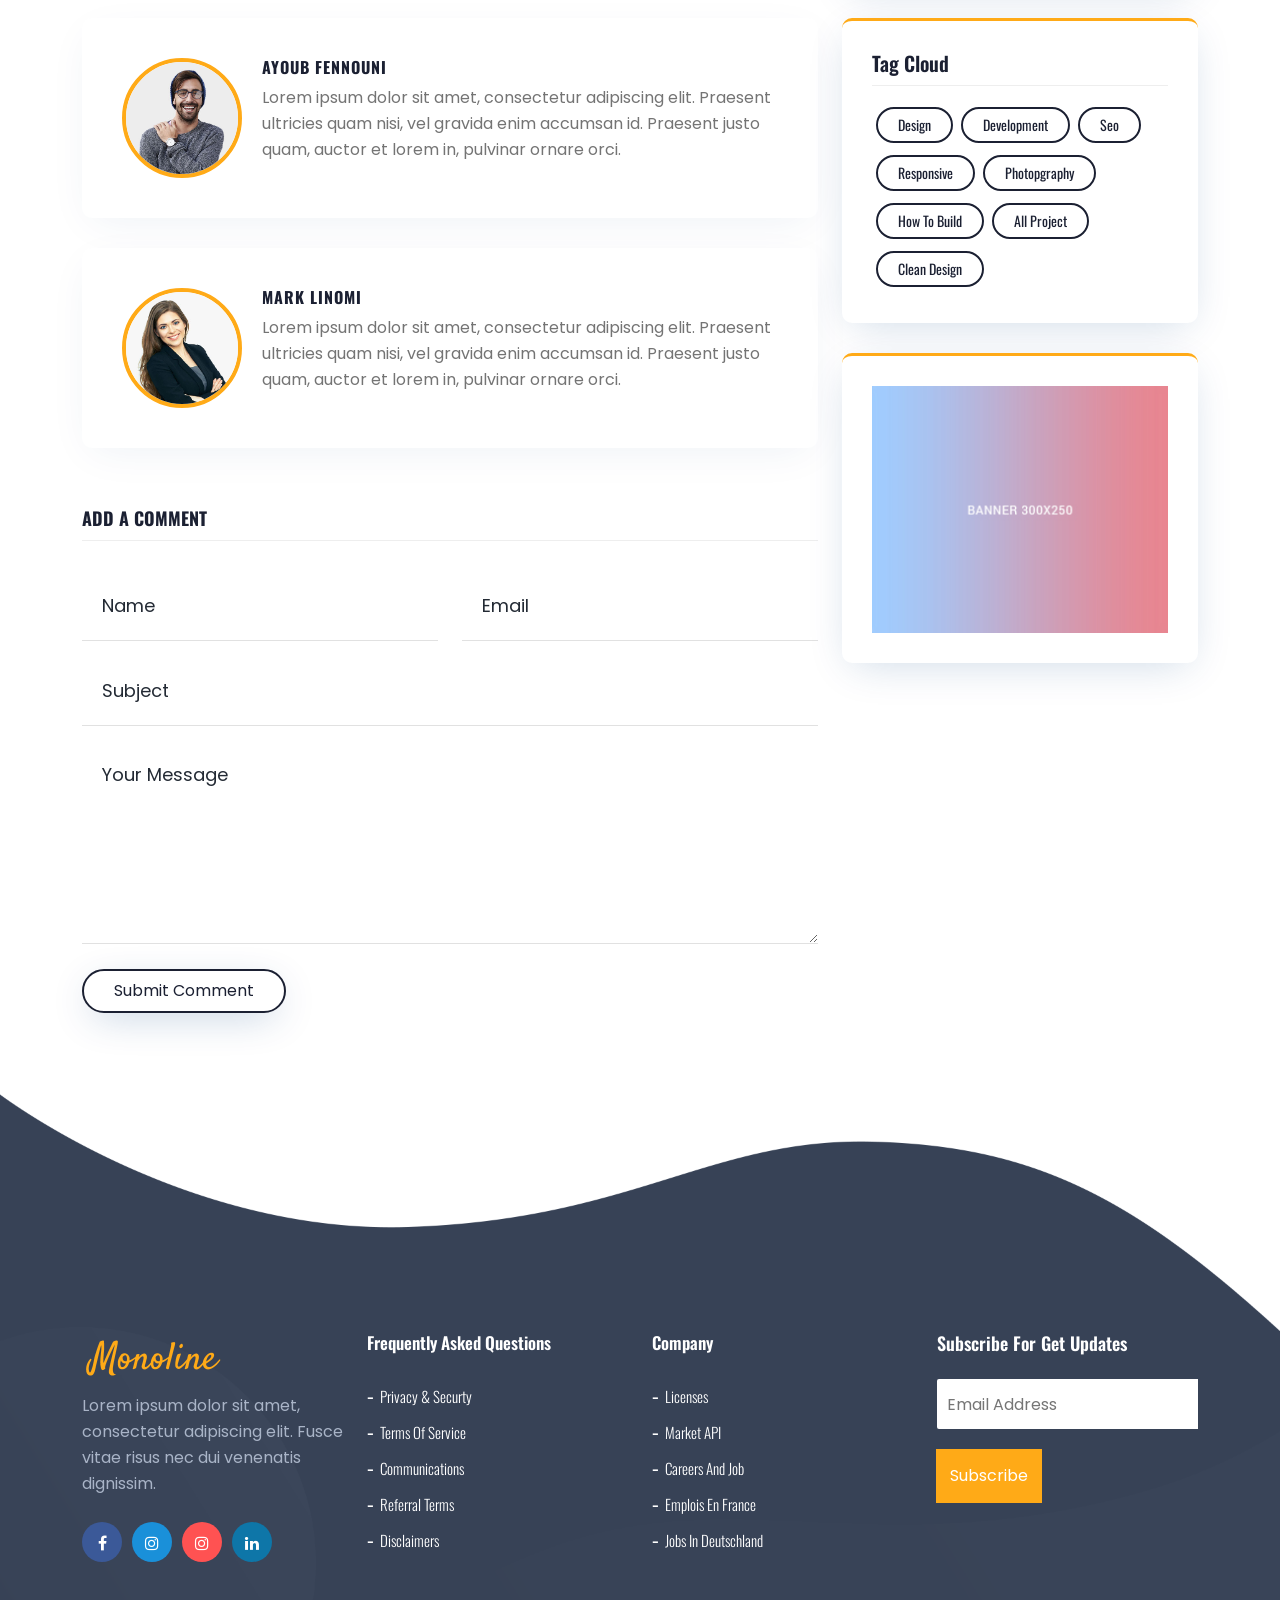
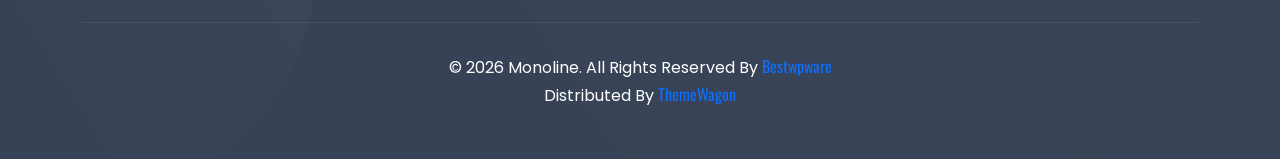
<file: blog_single.html>
<!DOCTYPE html>
<html lang="en">

	<head>
		<!-- Meta -->
		<meta charset="utf-8">
		<meta http-equiv="X-UA-Compatible" content="IE=edge">
		<meta name="viewport" content="width=device-width, initial-scale=1, shrink-to-fit=no">
		<!-- The above 3 meta tags *must* come first in the head; any other head content must come *after* these tags -->
		<meta name="description" content="Monoline - Design Agency HTML Template">
		<meta name="keywords" content="agency, business, corporate, creative, html5, modern, multipurpose, One Page, parallax, startup ">		
		<!-- SITE TITLE -->
		<title>Monoline - Design Agency HTML Template</title>			
		<!-- Latest Bootstrap min CSS -->
		<link rel="stylesheet" href="assets/bootstrap/css/bootstrap.min.css">		
		<!-- Google Font -->
		<link rel="stylesheet" href="https://fonts.googleapis.com/css?family=Poppins:300,400,500,600,700,800"> 
		<link rel="stylesheet" href="https://fonts.googleapis.com/css?family=Oswald:300,400,500,600">			
		<!-- Font Awesome CSS -->
		<link rel="stylesheet" href="assets/fonts/font-awesome.min.css">
		<link rel="stylesheet" href="assets/fonts/themify-icons.css">
		<!--- owl carousel Css-->
		<link rel="stylesheet" href="assets/owlcarousel/css/owl.carousel.css">
		<link rel="stylesheet" href="assets/owlcarousel/css/owl.theme.css">
		<!--materialdesignicons Css-->
        <link rel="stylesheet" href="assets/css/fonts.css">		
		<!-- animate CSS -->
		<link rel="stylesheet" href="assets/css/animate.css">				
		<!-- MAGNIFIC CSS -->
		<link rel="stylesheet" href="assets/css/magnific-popup.css">					
		<!-- Style CSS -->						
		<link rel="stylesheet" href="assets/css/menu.css">			
		<link rel="stylesheet" href="assets/css/style.css">			
		<link rel="stylesheet" href="assets/css/responsive.css">			
		<!-- HTML5 shim and Respond.js IE8 support of HTML5 elements and media queries -->
		<!-- WARNING: Respond.js doesn't work if you view the page via file:// -->
		<!--[if lt IE 9]>
		  <script src="https://oss.maxcdn.com/html5shiv/3.7.2/html5shiv.min.js"></script>
		  <script src="https://oss.maxcdn.com/respond/1.4.2/respond.min.js"></script>
		<![endif]-->
	</head>
	
    <body data-spy="scroll" data-offset="80">

		<!-- START PRELOADER -->
		<div class="preloader">
			<div class="spinner">
				<div class="double-bounce1"></div>
				<div class="double-bounce2"></div>
			</div>
		</div>
		<!-- END PRELOADER -->
		
		 <!-- START NAVBAR -->
		<div class="site-mobile-menu site-navbar-target">
		  <div class="site-mobile-menu-header">
			<div class="site-mobile-menu-close mt-3">
			  <span class="icon-close2 js-menu-toggle"></span>
			</div>
		  </div>
		  <div class="site-mobile-menu-body"></div>
		</div>
	   
		<header class="site-navbar js-sticky-header site-navbar-target" role="banner">
		  <div class="container">
			<div class="row align-items-center">       
			  <div class="col-6 col-xl-2">
				<h1 class="mb-0 site-logo"><a href="index.html"><img src="assets/img/logo.png" alt=""></a></h1>
			  </div>
			  <div class="col-12 col-md-10 d-none d-xl-block">
				<nav class="site-navigation position-relative text-right" role="navigation">
				  <ul class="site-menu main-menu js-clone-nav mr-auto d-none d-lg-block">
				  	<li class="has-children">
					  <a href="index.html" class="nav-link">Home</a>
					  <ul class="dropdown">
						<li><a href="index_two.html" class="nav-link">Home Two</a></li>
						<li><a href="index_three.html" class="nav-link">Home Three</a></li>
					  </ul>
					</li>	
					<li><a class="nav-link" href="about.html">About</a></li>
					<li class="has-children">
					  <a href="service.html" class="nav-link">Services</a>
					  <ul class="dropdown">
						<li><a href="single_service.html" class="nav-link">Email Marketing</a></li>
						<li><a href="single_service.html" class="nav-link">Offline SEO</a></li>
						<li><a href="single_service.html" class="nav-link">Social media marketing</a></li>
						<li><a href="single_service.html" class="nav-link">Lead Generation</a></li>
						<li><a href="single_service.html" class="nav-link">Web Design</a></li>
						<li><a href="single_service.html" class="nav-link">Search Engine optimization</a></li>
					  </ul>
					</li>					 
			         <li><a class="nav-link" href="casestudy.html">Case Study</a></li>									
					<li class="has-children">
					  <a href="portfolio.html" class="nav-link">Portfolio</a>
					  <ul class="dropdown">
						<li><a href="portfolio_gallery.html" class="nav-link">Portfolio Gallery</a></li>
						<li><a href="portfolio.html" class="nav-link">Portfolio Project</a></li>
						<li><a href="single_project.html" class="nav-link">Single Project</a></li>
					  </ul>
					</li>	
					<li class="has-children">
					  <a href="#" class="nav-link">Pages</a>
					  <ul class="dropdown">
						<li><a href="about.html" class="nav-link">About</a></li>
						<li><a href="faq.html" class="nav-link">Faq Page</a></li>
						<li><a href="404.html" class="nav-link">404 Page</a></li>
						<li><a href="team.html" class="nav-link">Team Member</a></li>
						<li><a href="pricing.html" class="nav-link">Pricing</a></li>
					  </ul>
					</li>					
					<li class="has-children">
					  <a href="blog.html" class="nav-link">Blog</a>
					  <ul class="dropdown">
						<li><a href="blog.html" class="nav-link">Blog No Sidebar</a></li>
						<li><a href="blog_sidebar.html" class="nav-link">Blog With Sidebar</a></li>
						<li><a href="blog_single.html" class="nav-link">Single Blog</a></li>
					  </ul>
					</li>				
			         <li><a class="nav-link" href="contact.html">Contact</a></li>					
				  </ul>
				</nav>
			  </div>
			   <div class="col-6 d-inline-block d-xl-none ml-md-0 py-3" style="position: relative; top: 3px;">
			   <a href="#" class="site-menu-toggle js-menu-toggle float-right"><span class="icon-menu h3"></span></a>
			   </div>
			</div>
		  </div>
		</header>
	   <!-- END NAVBAR-->								
		
		<!-- START SECTION TOP -->
		<section class="section-top" style="background-image: url(assets/img/bg/section-top.png);background-size:cover; background-position: center center;">
			<div class="container">
				<div class="row">
				  <div class="col-lg-12 col-sm-12 col-xs-12 text-center">
					<div class="section-top-title">
						<h1>Blog Single Page Post</h1>		
					</div>
				  </div><!--- END COL -->				  
				</div><!--- END ROW -->
			</div><!--- END CONTAINER -->
		</section>
		<!-- END SECTION TOP -->		

		<!-- START BLOG -->
		<section class="blog-page section-padding">
			<div class="container">	
				<div class="row">
					<div class="col-lg-8 col-sm-12 col-xs-12">
						<div class="post-slide-blog">
							<div class="blog-img bc_bottom">
								<img src="assets/img/blog/1.jpg" class="img-fluid" alt="image" />
							</div>
							<p>It is a long established fact that a reader will be distracted by the readable content of a page when looking at its layout. The point of using is that it has a more-or-less normal distribution of letters, as opposed to using here making it look like readable English. Many desktop publishing packages. <br /><br />
							It is a long established fact that a reader will be distracted by the readable content of a page when looking at its layout. The point of using is that it has a more-or-less normal distribution of letters, as opposed to using here making it look like readable English. Many desktop publishing packages.</p>
							<p class="bc_left">The point of using is that it has a more-or-less normal distribution of letters, as opposed to using here making it look like readable English.</p>
						</div>
						<div class="author_part">
							<h3 class="blog_head_title">About the author</h3>
							<div class="single_author">
								<img src="assets/img/blog/author.jpg" alt="" />
								<h4>Marina Mojo</h4>
								 <p>Lorem ipsum dolor sit amet, consectetur adipiscing elit. Praesent ultricies quam nisi, vel gravida enim accumsan id. Praesent justo quam, auctor et lorem in, pulvinar ornare orci.</p> 
							</div>
						</div><!--- END AUTHOR PART -->
						<div class="comments_part">
							<h3 class="blog_head_title">Comments</h3>
							<div class="single_comment">
								<img src="assets/img/blog/c1.jpg" alt="" />
								<h4>Ayoub Fennouni</h4>
								<p>Lorem ipsum dolor sit amet, consectetur adipiscing elit. Praesent ultricies quam nisi, vel gravida enim accumsan id. Praesent justo quam, auctor et lorem in, pulvinar ornare orci.</p>
							</div><!--- END SINGLE COMMENT -->
							<div class="single_comment single_comment_mbnone">
								<img src="assets/img/blog/c2.jpg" alt="" />
								<h4>Mark Linomi</h4>
								<p>Lorem ipsum dolor sit amet, consectetur adipiscing elit. Praesent ultricies quam nisi, vel gravida enim accumsan id. Praesent justo quam, auctor et lorem in, pulvinar ornare orci.</p>
							</div><!--- END SINGLE COMMENT -->
						</div><!--- END COMMENTS PART -->	
						<div class="comment_form">
							<h3 class="blog_head_title">Add a Comment</h3>
							<div class="contact comment-box">
								<form id="contact-form" method="post" enctype="multipart/form-data">
									<div class="row">
										<div class="form-group col-md-6">
											<input type="text" name="name" class="form-control" id="first-name" placeholder="Name" required="required">
										</div>
										<div class="form-group col-md-6">
											<input type="email" name="email" class="form-control" id="first-email" placeholder="Email" required="required">
										</div>
										<div class="form-group col-md-12">
											<input type="text" name="subject" class="form-control" id="subject" placeholder="Subject" required="required">
										</div>
										<div class="form-group col-md-12">
											<textarea rows="6" name="message" class="form-control" id="description" placeholder="Your Message" required="required"></textarea>
										</div>
										<div class="col-md-12">
											<div class="actions">
												<button type="submit" value="Send message" name="submit" id="submitButton" class="btn btn-lg btn_one" title="Submit Your Message!">Submit Comment</button>
											</div>
										</div>
									</div>
								</form>
							</div>
						</div><!--- END COMMENT FORM -->						
					</div><!-- END COL-->		
					<div class="col-lg-4 col-sm-12 col-xs-12">
						<div class="blog_search">
							<input type="text" class="form-control" placeholder="Type & Press Enter">
						</div>
						<div class="latest_blog wow fadeInRight">
							<h4 class="blog_sidebar_title">Latest Blog</h4>
							<div class="single_latest_blog">							
								<a href="#"><h4>Successful analysis can become the key to your business success.</h4></a>						
							</div>
							<div class="single_latest_blog">							
								<a href="#"><h4>How a good team can positively influence your business.</h4></a>						
							</div>
							<div class="single_latest_blog">							
								<a href="#"><h4>Good partnerships can help your company achieve better results.</h4></a>						
							</div>
						</div>
						<div class="categories">
							<h4 class="blog_sidebar_title">Categories</h4>
							<ul>
								<li><a href="#"><i class="ti-arrow-right"></i> Photography</a></li>
								<li><a href="#"><i class="ti-arrow-right"></i> Business</a></li>
								<li><a href="#"><i class="ti-arrow-right"></i> Responsive Design</a></li>
								<li><a href="#"><i class="ti-arrow-right"></i> Web Design</a></li>
								<li><a href="#"><i class="ti-arrow-right"></i> Branding</a></li>
								<li><a href="#"><i class="ti-arrow-right"></i> Marketing</a></li>
							</ul>
						</div>					
						<div class="video_post wow fadeInRight">
							<h4 class="blog_sidebar_title">Video Widget</h4>
							<iframe src="https://player.vimeo.com/video/62026718"></iframe>			
						</div>
						<div class="tag">
							<h4 class="blog_sidebar_title">Tag cloud</h4>
							<a href="#">Design</a>
							<a href="#">Development</a>
							<a href="#">Seo</a>
							<a href="#">Responsive</a>
							<a href="#">Photopgraphy</a>
							<a href="#">How to build</a>
							<a href="#">All project</a>
							<a href="#">Clean Design</a>
						</div>
						<div class="banner">
							<a href="#"><img src="assets/img/blog/banner_3.jpg" class="img-fluid" alt="" /></a>
						</div>
					</div><!--- END COL -->					
				</div><!-- END ROW-->
			</div><!-- END CONTAINER-->
		</section>
		<!-- END BLOG -->		

		<!-- START FOOTER -->
		<div class="footer" style="background-image: url(assets/img/bg/footer.png);  background-size:cover;">
			<div class="container">		
				<div class="row footer_bg">						
					<div class="col-lg-3 col-sm-6 col-xs-12">
						<div class="footer_logo">
							<img src="assets/img/logo.png" alt="" />
							<p>Lorem ipsum dolor sit amet, consectetur adipiscing elit. Fusce vitae risus nec dui venenatis dignissim.</p>
						</div>
						<div class="social_profile">
							<ul>
								<li><a href="#" class="f_facebook"><i class="fa fa-facebook" title="Facebook"></i></a></li>
								<li><a href="#" class="f_twitter"><i class="fa fa-instagram" title="Twitter"></i></a></li>
								<li><a href="#" class="f_instagram"><i class="fa fa-instagram" title="Instagram"></i></a></li>
								<li><a href="#" class="f_linkedin"><i class="fa fa-linkedin" title="LinkedIn"></i></a></li>
							</ul>
						</div>							
					</div><!--- END COL -->						
					<div class="col-lg-3 col-sm-6 col-xs-12">
						<div class="single_footer">
							<h4>Frequently Asked Questions</h4>
							<ul>
								<li><a href="#">Privacy & Securty</a></li>
								<li><a href="#">Terms of Service</a></li>
								<li><a href="#">Communications</a></li>
								<li><a href="#">Referral Terms</a></li>
								<li><a href="#">Disclaimers</a></li>
							</ul>
						</div>
					</div><!--- END COL -->	
					<div class="col-lg-3 col-sm-6 col-xs-1">
						<div class="single_footer">
							<h4>Company</h4>
							<ul>
								<li><a href="#">Licenses</a></li>
								<li><a href="#">market API</a></li>
								<li><a href="#">Careers and job</a></li>
								<li><a href="#">Emplois en France</a></li>
								<li><a href="#">Jobs in Deutschland	</a></li>						
							</ul>
						</div>
					</div><!--- END COL -->
					<div class="col-lg-3 col-sm-6 col-xs-12">
						<div class="newsletter-form">
							<h4>Subscribe for get updates</h4>
							 <form id="mc-embedded-subscribe-form" name="mc-embedded-subscribe-form" class="validate">
								<div class="input-group input-group-lg newsletter">
									<input type="email" name="EMAIL" class="subscribe__input" placeholder="Email Address">
									<button type="submit" class="subs_btn">Subscribe</button>
								</div>
								
								<div id="mce-responses">
									<div class="response" id="mce-error-response" style="display:none"></div>
									<div class="response" id="mce-success-response" style="display:none"></div>
								</div>
							</form>
						</div>
					</div><!--- END COL -->		
				</div><!--- END ROW -->		
				<div class="row">
					<div class="col-lg-12 text-center">
						<div class="footer_copyright">
							<p>&copy; 2026 Monoline. All Rights Reserved by <a href="https://bestwpware.com/" target="_blank">Bestwpware</a></p>
              <p>Distributed by <a href="https://themewagon.com" target="_blank">ThemeWagon</a></p>
						</div>
					</div>
				</div>				
			</div><!--- END CONTAINER -->
		</div>
		<!-- END FOOTER -->	

		<!-- Latest jQuery -->
			<script src="assets/js/jquery-1.12.4.min.js"></script>
		<!-- Latest compiled and minified Bootstrap -->
			<script src="assets/bootstrap/js/bootstrap.min.js"></script>
		<!-- modernizer JS -->		
			<script src="assets/js/modernizr-2.8.3.min.js"></script>																		
		<!-- owl-carousel min js  -->
			<script src="assets/owlcarousel/js/owl.carousel.min.js"></script>					
		<!-- magnific-popup js -->               
			<script src="assets/js/jquery.magnific-popup.min.js"></script>			
		<!-- jquery mixitup js -->   
			<script src="assets/js/jquery.mixitup.js"></script>			
		<!-- jquery appear js -->
			<script src="assets/js/jquery.appear.js"></script>							
		<!-- countTo js -->
			<script src="assets/js/jquery.inview.min.js"></script>	
		<!-- stellar js -->
			<script src="assets/js/jquery.stellar.min.js"></script>			
		<!-- WOW - Reveal Animations When You Scroll -->
			<script src="assets/js/wow.min.js"></script>	
		<!-- Menu js -->
			<script src="assets/js/menu.js"></script>																				
			<script src="assets/js/jquery.sticky.js"></script>			
		<!-- scrolltopcontrol js -->																				
			<script src="assets/js/scrolltopcontrol.js"></script>																				
		<!-- scripts js -->
			<script src="assets/js/scripts.js"></script>		
    </body>
</html>
</file>
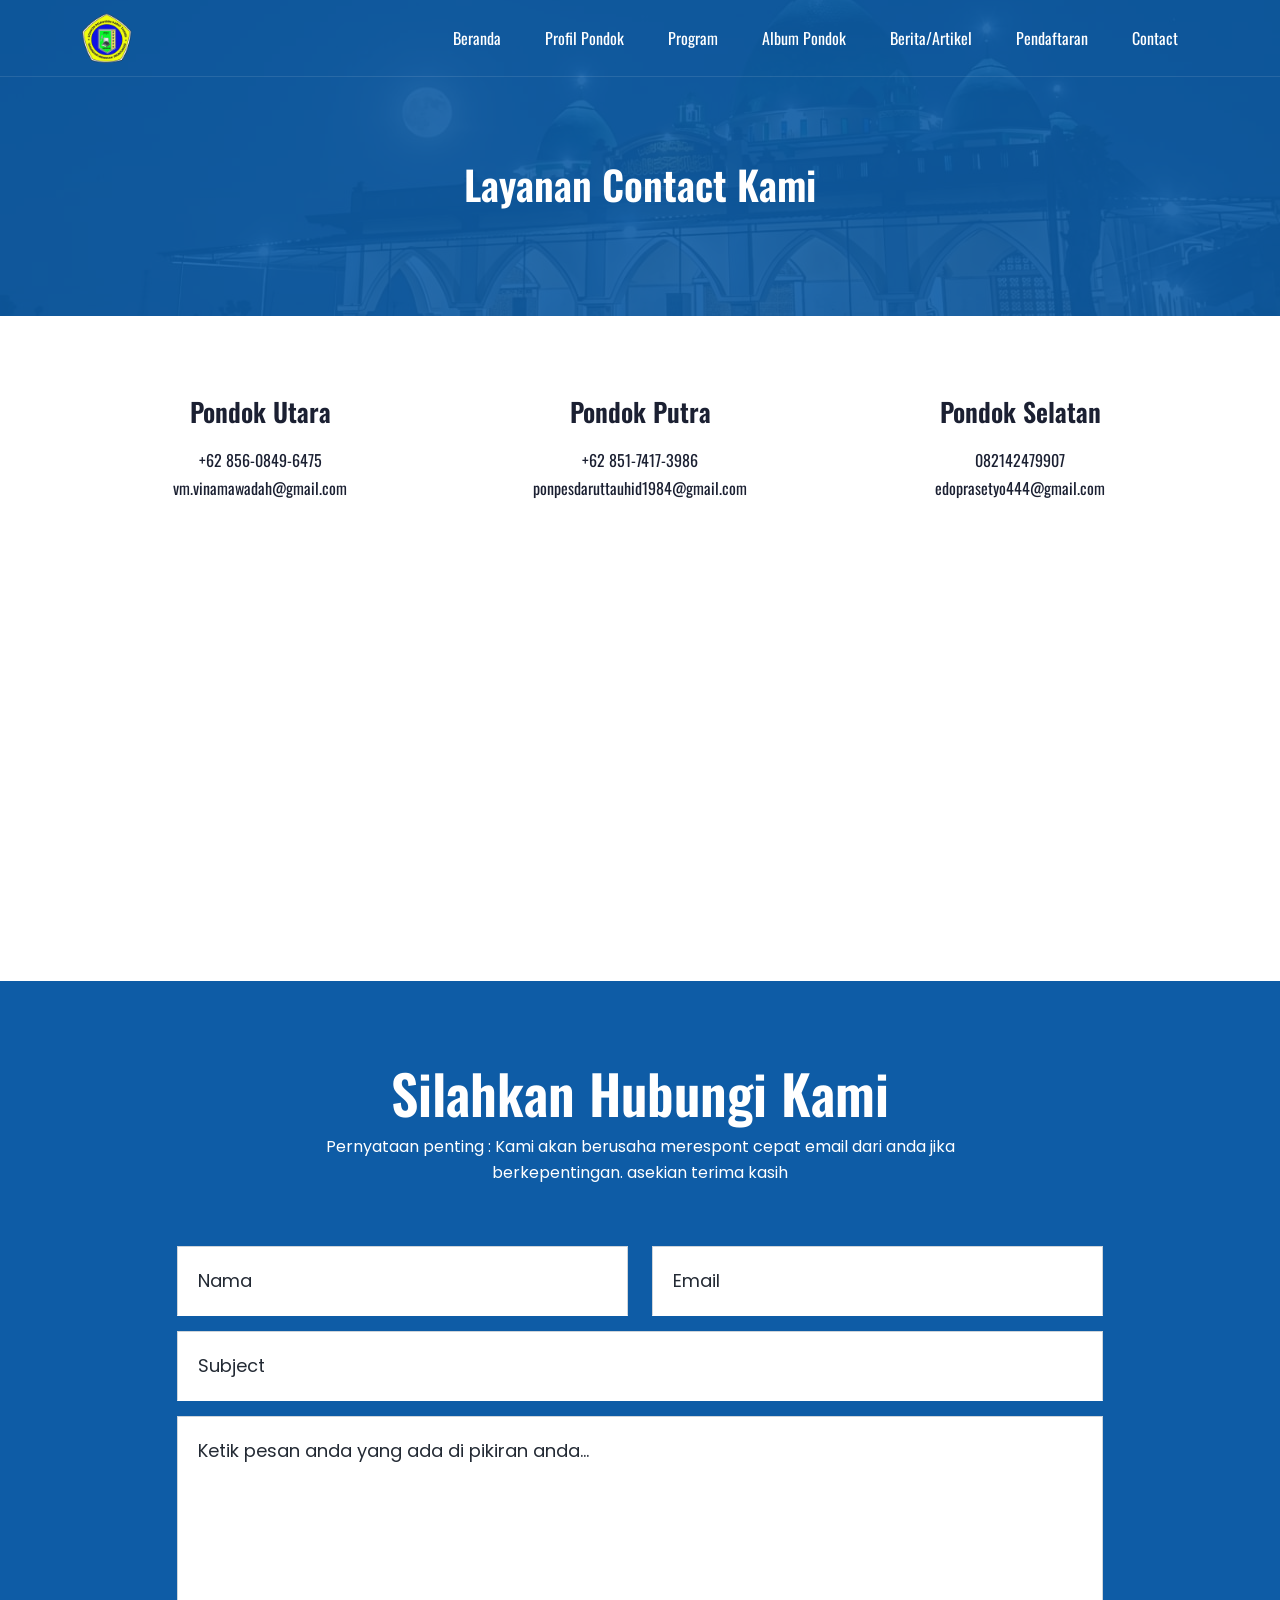
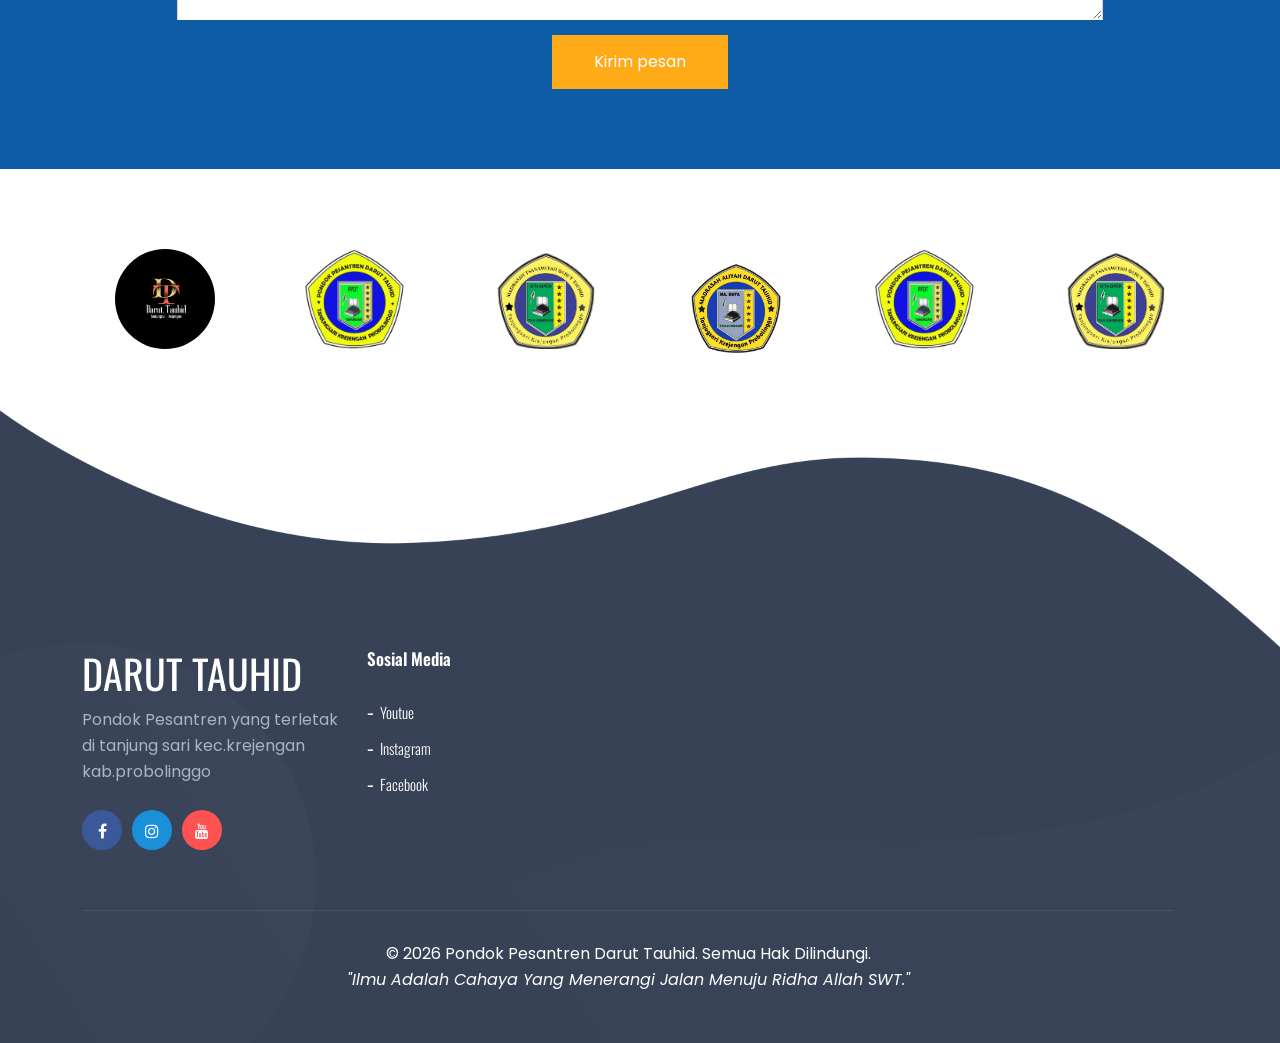
<file: contact.html>
<!DOCTYPE html>
<html lang="en">

	<head>
		<!-- Meta -->
		<meta charset="utf-8">
		<meta http-equiv="X-UA-Compatible" content="IE=edge">
		<meta name="viewport" content="width=device-width, initial-scale=1, shrink-to-fit=no">
		<!-- The above 3 meta tags *must* come first in the head; any other head content must come *after* these tags -->
		<meta name="description" content="Monoline - Design Agency HTML Template">
		<meta name="keywords" content="agency, business, corporate, creative, html5, modern, multipurpose, One Page, parallax, startup ">		
		<!-- SITE TITLE -->
		<title>Contact </title>			
		<!-- Latest Bootstrap min CSS -->
		<link rel="stylesheet" href="assets/bootstrap/css/bootstrap.min.css">		
		<!-- Google Font -->
		<link rel="stylesheet" href="https://fonts.googleapis.com/css?family=Poppins:300,400,500,600,700,800"> 
		<link rel="stylesheet" href="https://fonts.googleapis.com/css?family=Oswald:300,400,500,600">			
		<!-- Font Awesome CSS -->
		<link rel="stylesheet" href="assets/fonts/font-awesome.min.css">
		<link rel="stylesheet" href="assets/fonts/themify-icons.css">
		<!--- owl carousel Css-->
		<link rel="stylesheet" href="assets/owlcarousel/css/owl.carousel.css">
		<link rel="stylesheet" href="assets/owlcarousel/css/owl.theme.css">
		<!--materialdesignicons Css-->
        <link rel="stylesheet" href="assets/css/fonts.css">		
		<!-- animate CSS -->
		<link rel="stylesheet" href="assets/css/animate.css">				
		<!-- MAGNIFIC CSS -->
		<link rel="stylesheet" href="assets/css/magnific-popup.css">					
		<!-- Style CSS -->						
		<link rel="stylesheet" href="assets/css/menu.css">			
		<link rel="stylesheet" href="assets/css/style.css">			
		<link rel="stylesheet" href="assets/css/responsive.css">			
		<!-- HTML5 shim and Respond.js IE8 support of HTML5 elements and media queries -->
		<!-- WARNING: Respond.js doesn't work if you view the page via file:// -->
		<!--[if lt IE 9]>
		  <script src="https://oss.maxcdn.com/html5shiv/3.7.2/html5shiv.min.js"></script>
		  <script src="https://oss.maxcdn.com/respond/1.4.2/respond.min.js"></script>
		<![endif]-->
	</head>
	
    <body data-spy="scroll" data-offset="80">

		<!-- START PRELOADER -->
		<div class="preloader">
			<div class="spinner">
				<div class="double-bounce1"></div>
				<div class="double-bounce2"></div>
			</div>
		</div>
		<!-- END PRELOADER -->		

		 <!-- START NAVBAR -->
	<div class="site-mobile-menu site-navbar-target">
		<div class="site-mobile-menu-header">
			<div class="site-mobile-menu-close mt-3">
				<span class="icon-close2 js-menu-toggle"></span>
			</div>
		</div>
		<div class="site-mobile-menu-body"></div>
	</div>

	<header class="site-navbar js-sticky-header site-navbar-target" role="banner">
		<div class="container">
			<div class="row align-items-center">
				<div class="col-6 col-xl-2">
					<a href="index.html"><img src="assets/img/logo bary.png" alt="" height="50px" width="50px"
							class="rounded"></a>
				</div>
				<div class="col-12 col-md-10 d-none d-xl-block">
					<nav class="site-navigation position-relative text-right" role="navigation">
						<ul class="site-menu main-menu js-clone-nav mr-auto d-none d-lg-block">
							<li>
								<a href="index.html" class="nav-link">Beranda</a>
							</li>
							<li><a class="nav-link" href="about.html">Profil Pondok</a></li>
							<li >
								<a href="program.html" class="nav-link">Program</a>
							</li>
							<li><a href="portfolio_gallery.html" class="nav-link">Album Pondok</a></li>
							<li>
								<a href="berita_artikel.html" class="nav-link">Berita/Artikel</a>
							</li>
							<li>
								<a href="#" class="nav-link">Pendaftaran</a>
							</li>
							<li><a class="nav-link" href="contact.html">Contact</a></li>
						</ul>
					</nav>
				</div>
				<div class="col-6 d-inline-block d-xl-none ml-md-0 py-3" style="position: relative; top: 3px;">
					<a href="#" class="site-menu-toggle js-menu-toggle float-right"><span
							class="icon-menu h3"></span></a>
				</div>
			</div>
		</div>
	</header>
	<!-- END NAVBAR-->
		
		<!-- START SECTION TOP -->
		<section class="section-top" style="background-image: url(assets/img/FOTO\ MASJID\ HD.jpeg);background-size:cover; background-position: center center;">
			<div class="container">
				<div class="row">
				  <div class="col-lg-12 col-sm-12 col-xs-12 text-center">
					<div class="section-top-title">
						<h1>Layanan Contact Kami</h1>		
					</div>
				  </div><!--- END COL -->				  
				</div><!--- END ROW -->
			</div><!--- END CONTAINER -->
		</section>
		<!-- END SECTION TOP -->
		
		<!-- START ADDRESS -->
		<section class="address_area section-padding">
			<div class="container">
				<div class="row">
				  <div class="col-lg-4 col-sm-4 col-xs-12 text-center">
					<div class="single_address">
						<h4>Pondok Utara</h4>
						<p><a href="tel:085608496475">+62 856-0849-6475</a></p>
						<p><a href="mailto:vm.vinamawadah@gmail.com">vm.vinamawadah@gmail.com</a></p>
					</div>
				  </div><!--- END COL -->
				  <div class="col-lg-4 col-sm-4 col-xs-12 text-center">
					<div class="single_address">
						<h4>Pondok Putra</h4>
						<p><a href="tel:085174173986">+62 851-7417-3986</a></p>
						<p><a href="mailto:ponpesdaruttauhid1984@gmail.com">ponpesdaruttauhid1984@gmail.com</a></p>
					</div>
				  </div><!--- END COL -->
				  <div class="col-lg-4 col-sm-4 col-xs-12 text-center">
					<div class="single_address">
						<h4>Pondok Selatan</h4>
						<p><a href="tel:082142479907">082142479907</a></p>
						<p><a href="mailto:edoprasetyo444@gmail.com">edoprasetyo444@gmail.com</a></p>
					</div>
				  </div><!--- END COL -->				  
				</div><!--- END ROW -->
			</div><!--- END CONTAINER -->
		</section>
		<!-- END ADDRESS -->
		
		<!-- START MAP -->
		<div class="map">
			<iframe src="https://www.google.com/maps/embed?pb=!1m18!1m12!1m3!1d988.2272068427808!2d113.3951526182306!3d-7.79947698839673!2m3!1f0!2f0!3f0!3m2!1i1024!2i768!4f13.1!3m3!1m2!1s0x2dd6ffe3682cc13d%3A0xff389292d26b415e!2sPondok%20Pesantren%20DARUT-TAUHID%20Tanjungsari!5e0!3m2!1sid!2sid!4v1778038750667!5m2!1sid!2sid" width="600" height="450" style="border:0;" allowfullscreen="" loading="lazy" referrerpolicy="no-referrer-when-downgrade"></iframe>
		</div>	
		<!-- START MAP -->		

		<!-- CONTACT -->
	<div id="contact" class="contact_area section-padding">
		<div class="container">
			<div class="section-title text-center">
				<h2 class="section-title-white">silahkan Hubungi Kami</h2>
				<p class="section-title-white">Pernyataan penting : Kami akan berusaha merespont cepat email dari anda jika berkepentingan. asekian terima kasih</p>
			</div>
			<div class="row">
				<div class="offset-lg-1 col-lg-10 col-sm-12 col-xs-12 text-center wow fadeInUp" data-wow-duration="1s"
					data-wow-delay="0.2s" data-wow-offset="0">
					<div class="contact">
						<form id="contact-form" method="post" enctype="multipart/form-data">
							<div class="row">
								<div class="form-group col-md-6">
									<input type="text" name="name" class="form-control" placeholder="Nama"
										required="required">
								</div>
								<div class="form-group col-md-6">
									<input type="email" name="email" class="form-control" placeholder="Email"
										required="required">
								</div>
								<div class="form-group col-md-12">
									<input type="text" name="subject" class="form-control" placeholder="Subject"
										required="required">
								</div>
								<div class="form-group col-md-12">
									<textarea rows="6" name="message" class="form-control"
										placeholder="Ketik pesan anda yang ada di pikiran anda..."
										required="required"></textarea>
								</div>
								<div class="col-md-12 text-center">
									<button type="submit" value="Send message" name="submit" id="submitButton"
										class="contact_btn" title="Submit Your Message!">Kirim pesan</button>
								</div>
							</div>
						</form>
					</div>
				</div><!-- END COL  -->
			</div><!-- END ROW -->
		</div><!--- END CONTAINER -->
	</div>
	<!-- END CONTACT -->	

			<!-- START PARTNER LOGO -->
		<div class="partner-logo section-padding">
			<div class="container">										
				<div class="row text-center">
					<div class="col-lg-2 col-sm-4 col-xs-12 no-padding wow fadeInUp" data-wow-duration="1s" data-wow-delay="0.1s" data-wow-offset="0">
						<div class="single_logo single_logo_bm">
							<a href="#"><img src="assets/img/logo yt.png" style="border-radius: 50px;" alt="" class="img-fluid"/></a>
						</div>						
					</div><!--- END COL -->
					<div class="col-lg-2 col-sm-4 col-xs-12 no-padding wow fadeInUp" data-wow-duration="1s" data-wow-delay="0.2s" data-wow-offset="0">
						<div class="single_logo">
							<a href="#"><img src="assets/img/logo bary.png" alt="" class="img-fluid"/></a>
						</div>						
					</div><!--- END COL -->
					<div class="col-lg-2 col-sm-4 col-xs-12 no-padding wow fadeInUp" data-wow-duration="1s" data-wow-delay="0.3s" data-wow-offset="0">
						<div class="single_logo single_logo_bm">
							<a href="#"><img src="assets/img/logo mts.png"  alt="" class="img-fluid"/></a>
						</div>						
					</div><!--- END COL -->
					<div class="col-lg-2 col-sm-4 col-xs-12 no-padding wow fadeInUp" data-wow-duration="1s" data-wow-delay="0.4s" data-wow-offset="0">
						<div class="single_logo">
							<a href="#"><img src="assets/img/logo ma.jpeg" alt="" style="width: 120px;" class="img-fluid"/></a>
						</div>						
					</div><!--- END COL -->
					<div class="col-lg-2 col-sm-4 col-xs-12 no-padding wow fadeInUp" data-wow-duration="1s" data-wow-delay="0.5s" data-wow-offset="0">
						<div class="single_logo">
							<a href="#"><img src="assets/img/logo bary.png" alt="" class="img-fluid"/></a>
						</div>						
					</div><!--- END COL -->
					<div class="col-lg-2 col-sm-4 col-xs-12 no-padding wow fadeInUp" data-wow-duration="1s" data-wow-delay="0.6s" data-wow-offset="0">
						<div class="single_logo">
							<a href="#"><img src="assets/img/logo mts.png" alt="" class="img-fluid"/></a>
						</div>						
					</div><!--- END COL -->
				</div><!--- END ROW -->
			</div><!--- END CONTAINER -->	
		</div>
		<!-- END PARTNER LOGO -->
		
		<!-- START FOOTER -->
	<div class="footer" style="background-image: url(assets/img/bg/footer.png);  background-size:cover;">
		<div class="container">
			<div class="row footer_bg">						
					<div class="col-lg-3 col-sm-6 col-xs-12">
						<div class="footer_logo">
							<div><h1 class="text-white">DARUT TAUHID</h1></div>
							<p>Pondok Pesantren yang terletak di tanjung sari kec.krejengan kab.probolinggo</p>
						</div>
						<div class="social_profile">
							<ul>
								<li><a href="https://www.facebook.com/darut.tauhidqu" class="f_facebook"><i class="fa fa-facebook" title="Facebook"></i></a></li>
								<li><a href="https://www.instagram.com/darut_tauhidqu?igsh=dGo4MnJsaWF2bmM0" class="f_twitter"><i class="fa fa-instagram" title="Twitter"></i></a></li>
								<li><a href="https://youtube.com/@newdaruttauhidqu758?si=KoxZycliTTYF4xdL" class="f_instagram"><i class="fa fa-youtube" title="youtube"></i></a></li>
							</ul>
						</div>							
					</div><!--- END COL -->						
					<div class="col-lg-3 col-sm-6 col-xs-12">
						<div class="single_footer">
							<h4>Sosial Media</h4>
							<ul>
								<li><a href="#">Youtue</a></li>
								<li><a href="#">Instagram</a></li>
								<li><a href="#">Facebook</a></li>
							</ul>
						</div>
				</div><!--- END ROW -->		
				<div class="row">
					<div class="col-lg-12 text-center">
						<div class="footer_copyright">
							<p>&copy; 2026 Pondok Pesantren Darut Tauhid. Semua Hak Dilindungi.</p>
							<p><em>"Ilmu adalah cahaya yang menerangi jalan menuju ridha Allah SWT."</em></p>
						</div>
					</div>
				</div>				
			</div><!--- END CONTAINER -->
	</div>
	<!-- END FOOTER -->

		<!-- Latest jQuery -->
			<script src="assets/js/jquery-1.12.4.min.js"></script>
		<!-- Latest compiled and minified Bootstrap -->
			<script src="assets/bootstrap/js/bootstrap.min.js"></script>
		<!-- modernizer JS -->		
			<script src="assets/js/modernizr-2.8.3.min.js"></script>																		
		<!-- owl-carousel min js  -->
			<script src="assets/owlcarousel/js/owl.carousel.min.js"></script>					
		<!-- magnific-popup js -->               
			<script src="assets/js/jquery.magnific-popup.min.js"></script>			
		<!-- jquery mixitup js -->   
			<script src="assets/js/jquery.mixitup.js"></script>			
		<!-- jquery appear js -->
			<script src="assets/js/jquery.appear.js"></script>							
		<!-- countTo js -->
			<script src="assets/js/jquery.inview.min.js"></script>	
		<!-- stellar js -->
			<script src="assets/js/jquery.stellar.min.js"></script>			
		<!-- WOW - Reveal Animations When You Scroll -->
			<script src="assets/js/wow.min.js"></script>	
		<!-- Menu js -->
			<script src="assets/js/menu.js"></script>																				
			<script src="assets/js/jquery.sticky.js"></script>			
		<!-- form contact js -->																				
			<script src="assets/js/form-contact.js"></script>		
		<!-- scrolltopcontrol js -->			
			<script src="assets/js/scrolltopcontrol.js"></script>																						
		<!-- scripts js -->
			<script src="assets/js/scripts.js"></script>		
    </body>
</html>
</file>
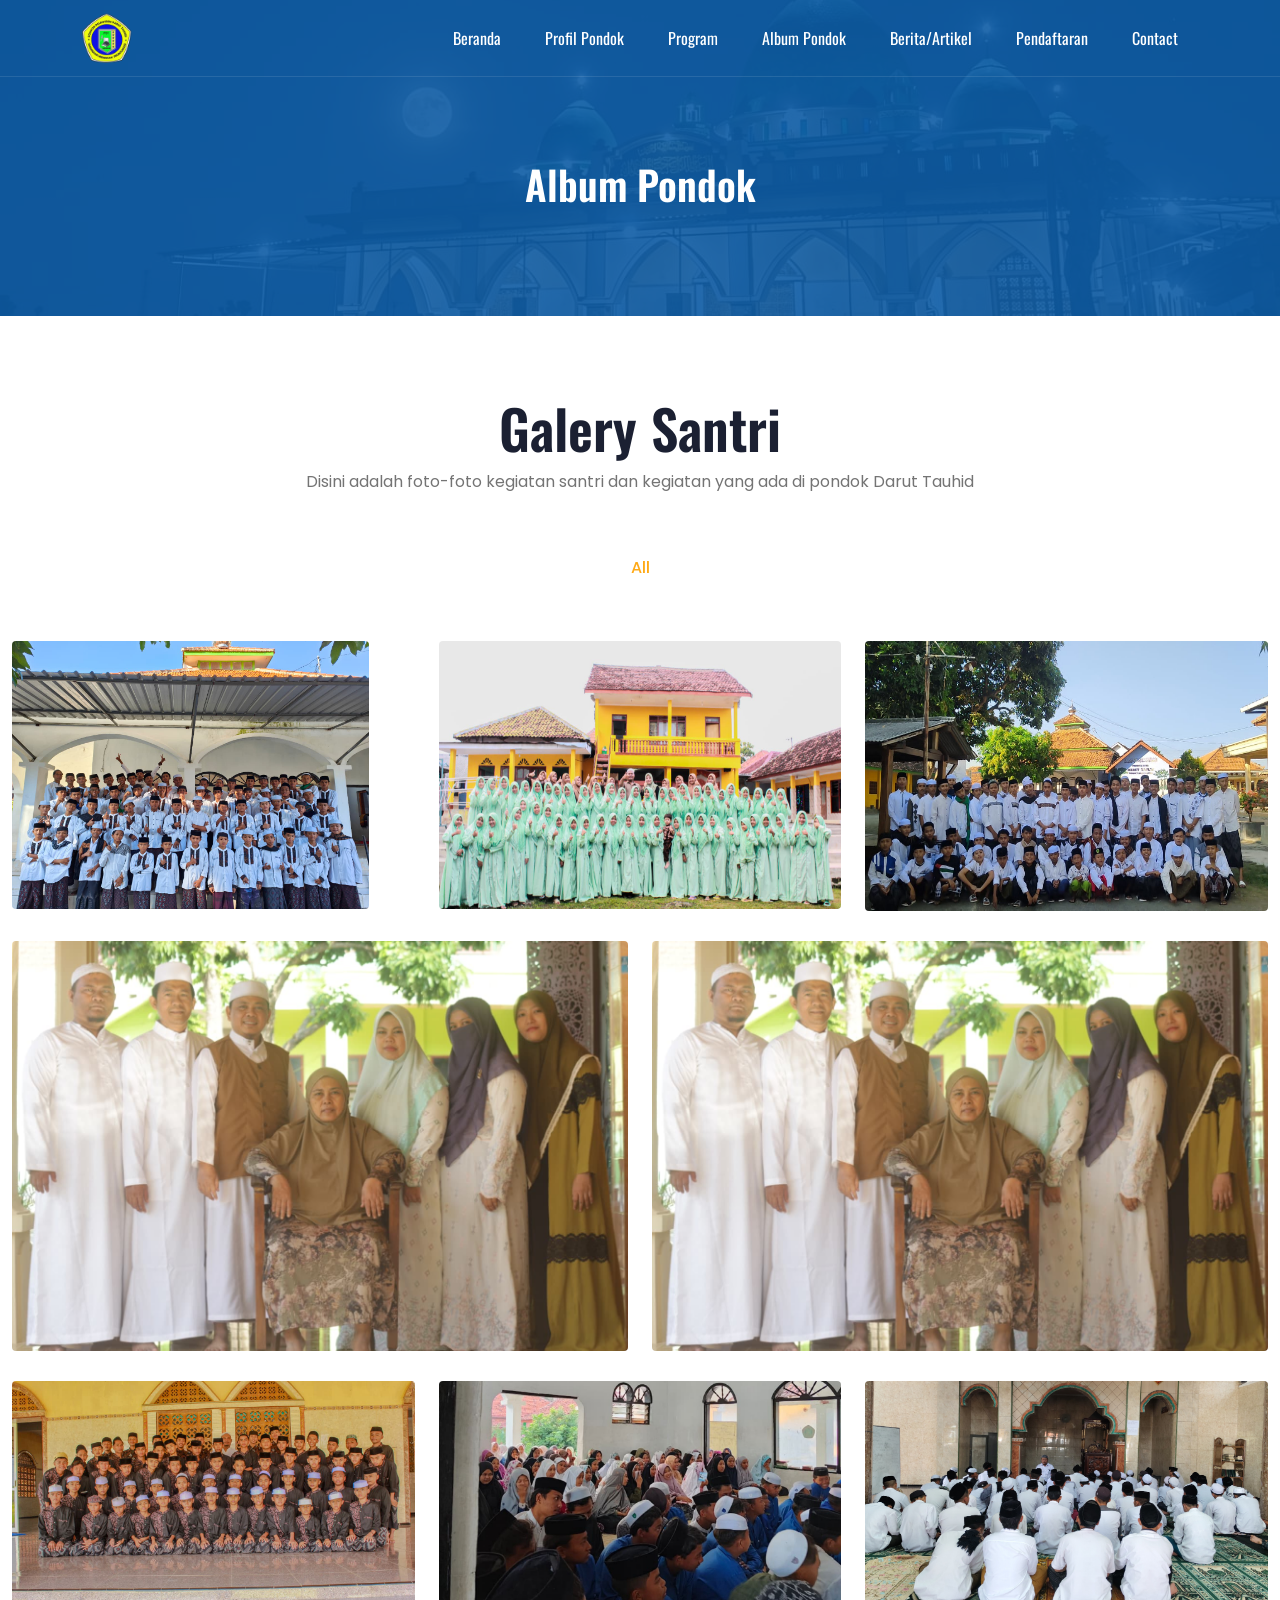
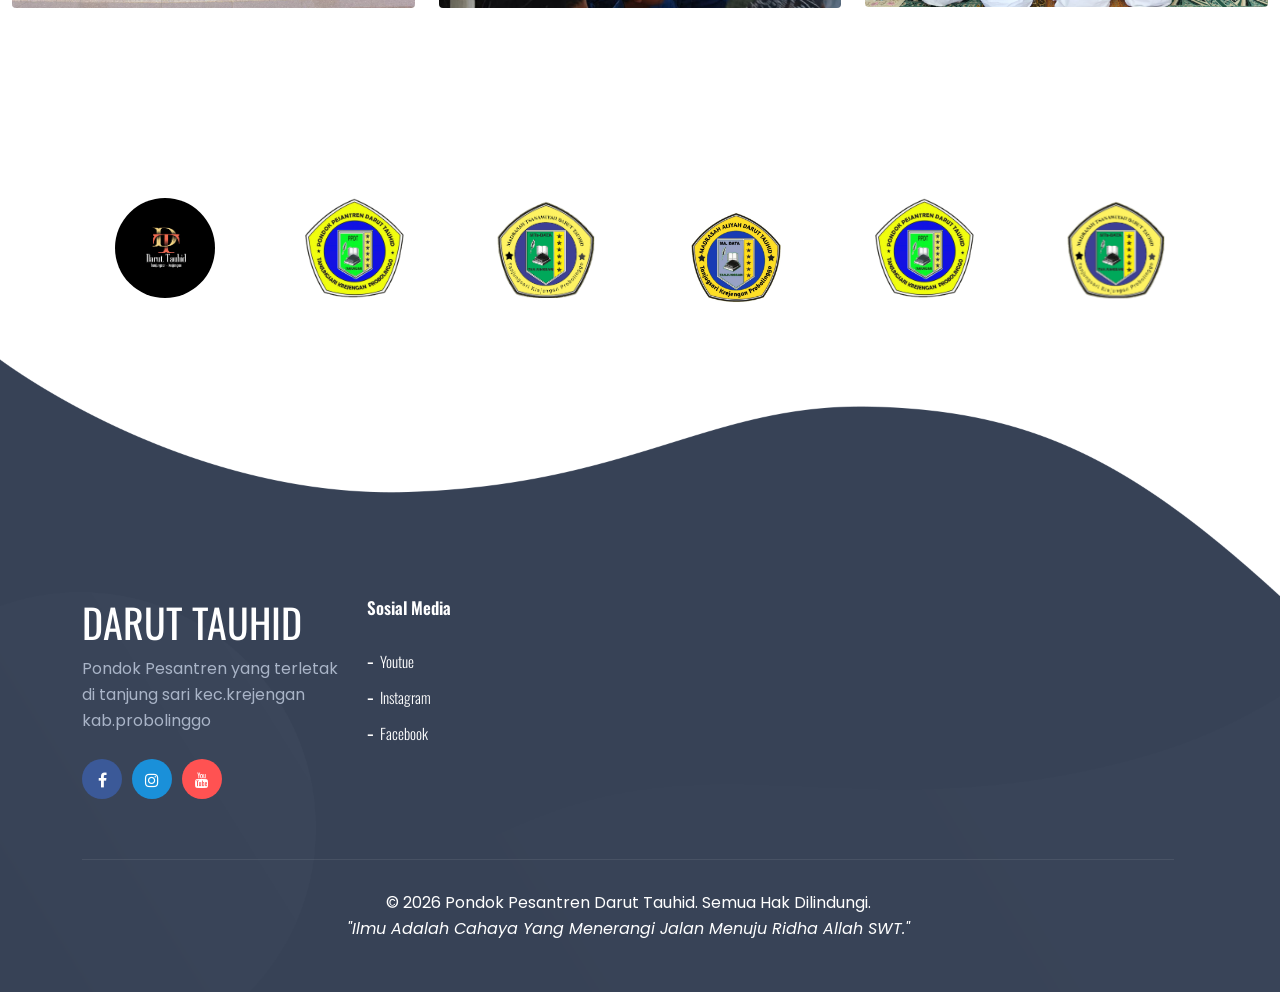
<file: portfolio_gallery.html>
<!DOCTYPE html>
<html lang="en">

	<head>
		<!-- Meta -->
		<meta charset="utf-8">
		<meta http-equiv="X-UA-Compatible" content="IE=edge">
		<meta name="viewport" content="width=device-width, initial-scale=1, shrink-to-fit=no">
		<!-- The above 3 meta tags *must* come first in the head; any other head content must come *after* these tags -->
		<meta name="description" content="Monoline - Design Agency HTML Template">
		<meta name="keywords" content="agency, business, corporate, creative, html5, modern, multipurpose, One Page, parallax, startup ">		
		<!-- SITE TITLE -->
		<title>Album Pondok</title>			
		<!-- Latest Bootstrap min CSS -->
		<link rel="stylesheet" href="assets/bootstrap/css/bootstrap.min.css">		
		<!-- Google Font -->
		<link rel="stylesheet" href="https://fonts.googleapis.com/css?family=Poppins:300,400,500,600,700,800"> 
		<link rel="stylesheet" href="https://fonts.googleapis.com/css?family=Oswald:300,400,500,600">			
		<!-- Font Awesome CSS -->
		<link rel="stylesheet" href="assets/fonts/font-awesome.min.css">
		<link rel="stylesheet" href="assets/fonts/themify-icons.css">
		<!--- owl carousel Css-->
		<link rel="stylesheet" href="assets/owlcarousel/css/owl.carousel.css">
		<link rel="stylesheet" href="assets/owlcarousel/css/owl.theme.css">
		<!--materialdesignicons Css-->
        <link rel="stylesheet" href="assets/css/fonts.css">		
		<!-- animate CSS -->
		<link rel="stylesheet" href="assets/css/animate.css">					
		<!-- MAGNIFIC CSS -->
		<link rel="stylesheet" href="assets/css/magnific-popup.css">					
		<!-- Style CSS -->						
		<link rel="stylesheet" href="assets/css/menu.css">			
		<link rel="stylesheet" href="assets/css/style.css">			
		<link rel="stylesheet" href="assets/css/responsive.css">			
		<!-- HTML5 shim and Respond.js IE8 support of HTML5 elements and media queries -->
		<!-- WARNING: Respond.js doesn't work if you view the page via file:// -->
		<!--[if lt IE 9]>
		  <script src="https://oss.maxcdn.com/html5shiv/3.7.2/html5shiv.min.js"></script>
		  <script src="https://oss.maxcdn.com/respond/1.4.2/respond.min.js"></script>
		<![endif]-->
	</head>
	
    <body data-spy="scroll" data-offset="80">

		<!-- START PRELOADER -->
		<div class="preloader">
			<div class="spinner">
				<div class="double-bounce1"></div>
				<div class="double-bounce2"></div>
			</div>
		</div>
		<!-- END PRELOADER -->		

		 <!-- START NAVBAR -->
	<div class="site-mobile-menu site-navbar-target">
		<div class="site-mobile-menu-header">
			<div class="site-mobile-menu-close mt-3">
				<span class="icon-close2 js-menu-toggle"></span>
			</div>
		</div>
		<div class="site-mobile-menu-body"></div>
	</div>

	<header class="site-navbar js-sticky-header site-navbar-target" role="banner">
		<div class="container">
			<div class="row align-items-center">
				<div class="col-6 col-xl-2">
					<a href="index.html"><img src="assets/img/logo bary.png" alt="" height="50px" width="50px"
							class="rounded"></a>
				</div>
				<div class="col-12 col-md-10 d-none d-xl-block">
					<nav class="site-navigation position-relative text-right" role="navigation">
						<ul class="site-menu main-menu js-clone-nav mr-auto d-none d-lg-block">
							<li>
								<a href="index.html" class="nav-link">Beranda</a>
							</li>
							<li><a class="nav-link" href="about.html">Profil Pondok</a></li>
							<li >
								<a href="program.html" class="nav-link">Program</a>
							</li>
							<li><a href="portfolio_gallery.html" class="nav-link">Album Pondok</a></li>
							<li>
								<a href="berita_artikel.html" class="nav-link">Berita/Artikel</a>
							</li>
							<li>
								<a href="#" class="nav-link">Pendaftaran</a>
							</li>
							<li><a class="nav-link" href="contact.html">Contact</a></li>
						</ul>
					</nav>
				</div>
				<div class="col-6 d-inline-block d-xl-none ml-md-0 py-3" style="position: relative; top: 3px;">
					<a href="#" class="site-menu-toggle js-menu-toggle float-right"><span
							class="icon-menu h3"></span></a>
				</div>
			</div>
		</div>
	</header>
	<!-- END NAVBAR-->

		
		<!-- START SECTION TOP -->
		<section class="section-top" style="background-image: url(assets/img/FOTO\ MASJID\ HD.jpeg);background-size:cover; background-position: center center;">
			<div class="container">
				<div class="row">
				  <div class="col-lg-12 col-sm-12 col-xs-12 text-center">
					<div class="section-top-title">
						<h1>Album Pondok</h1>		
					</div>
				  </div><!--- END COL -->				  
				</div><!--- END ROW -->
			</div><!--- END CONTAINER -->
		</section>
		<!-- END SECTION TOP -->
		
		<!-- START PORTFOLIO -->
		<section id="portfolio" class="portfolio_area section-padding">
		   <div class="container-fluid">
				<div class="section-title text-center">
					<h2>Galery Santri</h2>
					<p>Disini adalah foto-foto kegiatan santri dan kegiatan yang ada di pondok Darut Tauhid</p>
				</div>	
				<div class="col-lg-12 text-center">
					<div class="portfolio_filter">
						<ul>
							<li class="active filter" data-filter="all">All</li>
					</div>
				</div>					
				<div class="portfolio-grid">									
					<div class="row">									
						<div class="col-lg-4 col-sm-6 col-xs-12 portfolio-item mix webtemplate seo">
							<div class="single-gallery">
								<img src="assets/img/foto-galery/foto santri laki.jpeg" class="img-fluid" alt="gallery Image" style="height: 268px;">
								<a href="assets/img/foto-galery/foto santri laki.jpeg" class="gallery_enlarge_icon"><i class="ti-eye"></i></a>
							</div>
						</div><!-- End Col -->
						<div class="col-lg-4 col-sm-6 col-xs-12 portfolio-item mix branding">
							<div class="single-gallery">
								<img src="assets/img/album/album1.jpeg" class="img-fluid" alt="gallery Image" style="height: 268px;">
								<a href="assets/img/album/album1.jpeg" class="gallery_enlarge_icon"><i class="ti-eye"></i></a>
							</div>
						</div><!-- End Col -->	
						<div class="col-lg-4 col-sm-6 col-xs-12 portfolio-item  mix webtemplate digital">
							<div class="single-gallery">
								<img src="assets/img/album/album2.jpeg" class="img-fluid" style="height: 270px;" alt="gallery Image">
								<a href="assets/img/album/album2.jpeg" class="gallery_enlarge_icon"><i class="ti-eye"></i></a>

							</div>
						</div><!-- End Col -->
						<div class="col-lg-6 col-sm-6 col-xs-12 portfolio-item  mix digital seo">
							<div class="single-gallery">
								<img src="assets/img/foto-galery/foto keluarga.jpeg" class="img-fluid" alt="gallery Image">
								<a href="assets/img/foto-galery/foto keluarga.jpeg" class="gallery_enlarge_icon"><i class="ti-eye"></i></a>
							</div>
						</div><!-- End Col -->		
						<div class="col-lg-6 col-sm-6 col-xs-12 portfolio-item mix webtemplate seo">
							<div class="single-gallery">
								<img src="assets/img/foto-galery/foto keluarga.jpeg" class="img-fluid" alt="gallery Image">
								<a href="assets/img/foto-galery/foto keluarga.jpeg" class="gallery_enlarge_icon"><i class="ti-eye"></i></a>
							</div>
						</div><!-- End Col -->	
						<div class="col-lg-4 col-sm-6 col-xs-12 portfolio-item mix webtemplate seo">
							<div class="single-gallery">
								<img src="assets/img/album/album3.jpeg" class="img-fluid" alt="gallery Image">
								<a href="assets/img/album/album3.jpeg" class="gallery_enlarge_icon"><i class="ti-eye"></i></a>
							</div>
						</div><!-- End Col -->
						<div class="col-lg-4 col-sm-6 col-xs-12 portfolio-item mix branding">
							<div class="single-gallery">
								<img src="assets/img/album/album5.jpeg" class="img-fluid" alt="gallery Image">
								<a href="assets/img/album/album5.jpeg" class="gallery_enlarge_icon"><i class="ti-eye"></i></a>
							</div>
						</div><!-- End Col -->	
						<div class="col-lg-4 col-sm-6 col-xs-12 portfolio-item  mix webtemplate digital">
							<div class="single-gallery">
								<img src="assets/img/album/album4.jpeg" class="img-fluid" alt="gallery Image">
								<a href="assets/img/album/album4.jpeg" class="gallery_enlarge_icon"><i class="ti-eye"></i></a>
							</div>
						</div><!-- End Col -->						
					</div><!-- END ROW -->
				</div>
			</div><!-- END CONTAINER -->
		</section>
		<!-- END PORTFOLIO -->		

		<!-- START PARTNER LOGO -->
		<div class="partner-logo section-padding">
			<div class="container">										
				<div class="row text-center">
					<div class="col-lg-2 col-sm-4 col-xs-12 no-padding wow fadeInUp" data-wow-duration="1s" data-wow-delay="0.1s" data-wow-offset="0">
						<div class="single_logo single_logo_bm">
							<a href="#"><img src="assets/img/logo yt.png" style="border-radius: 50px;" alt="" class="img-fluid"/></a>
						</div>						
					</div><!--- END COL -->
					<div class="col-lg-2 col-sm-4 col-xs-12 no-padding wow fadeInUp" data-wow-duration="1s" data-wow-delay="0.2s" data-wow-offset="0">
						<div class="single_logo">
							<a href="#"><img src="assets/img/logo bary.png" alt="" class="img-fluid"/></a>
						</div>						
					</div><!--- END COL -->
					<div class="col-lg-2 col-sm-4 col-xs-12 no-padding wow fadeInUp" data-wow-duration="1s" data-wow-delay="0.3s" data-wow-offset="0">
						<div class="single_logo single_logo_bm">
							<a href="#"><img src="assets/img/logo mts.png"  alt="" class="img-fluid"/></a>
						</div>						
					</div><!--- END COL -->
					<div class="col-lg-2 col-sm-4 col-xs-12 no-padding wow fadeInUp" data-wow-duration="1s" data-wow-delay="0.4s" data-wow-offset="0">
						<div class="single_logo">
							<a href="#"><img src="assets/img/logo ma.jpeg" alt="" style="width: 120px;" class="img-fluid"/></a>
						</div>						
					</div><!--- END COL -->
					<div class="col-lg-2 col-sm-4 col-xs-12 no-padding wow fadeInUp" data-wow-duration="1s" data-wow-delay="0.5s" data-wow-offset="0">
						<div class="single_logo">
							<a href="#"><img src="assets/img/logo bary.png" alt="" class="img-fluid"/></a>
						</div>						
					</div><!--- END COL -->
					<div class="col-lg-2 col-sm-4 col-xs-12 no-padding wow fadeInUp" data-wow-duration="1s" data-wow-delay="0.6s" data-wow-offset="0">
						<div class="single_logo">
							<a href="#"><img src="assets/img/logo mts.png" alt="" class="img-fluid"/></a>
						</div>						
					</div><!--- END COL -->
				</div><!--- END ROW -->
			</div><!--- END CONTAINER -->	
		</div>
		<!-- END PARTNER LOGO -->

	<!-- START FOOTER -->
	<div class="footer" style="background-image: url(assets/img/bg/footer.png);  background-size:cover;">
		<div class="container">
			<div class="row footer_bg">						
					<div class="col-lg-3 col-sm-6 col-xs-12">
						<div class="footer_logo">
							<div><h1 class="text-white">DARUT TAUHID</h1></div>
							<p>Pondok Pesantren yang terletak di tanjung sari kec.krejengan kab.probolinggo</p>
						</div>
						<div class="social_profile">
							<ul>
								<li><a href="https://www.facebook.com/darut.tauhidqu" class="f_facebook"><i class="fa fa-facebook" title="Facebook"></i></a></li>
								<li><a href="https://www.instagram.com/darut_tauhidqu?igsh=dGo4MnJsaWF2bmM0" class="f_twitter"><i class="fa fa-instagram" title="Twitter"></i></a></li>
								<li><a href="https://youtube.com/@newdaruttauhidqu758?si=KoxZycliTTYF4xdL" class="f_instagram"><i class="fa fa-youtube" title="youtube"></i></a></li>
							</ul>
						</div>							
					</div><!--- END COL -->						
					<div class="col-lg-3 col-sm-6 col-xs-12">
						<div class="single_footer">
							<h4>Sosial Media</h4>
							<ul>
								<li><a href="#">Youtue</a></li>
								<li><a href="#">Instagram</a></li>
								<li><a href="#">Facebook</a></li>
							</ul>
						</div>
				</div><!--- END ROW -->		
				<div class="row">
					<div class="col-lg-12 text-center">
						<div class="footer_copyright">
							<p>&copy; 2026 Pondok Pesantren Darut Tauhid. Semua Hak Dilindungi.</p>
							<p><em>"Ilmu adalah cahaya yang menerangi jalan menuju ridha Allah SWT."</em></p>
						</div>
					</div>
				</div>				
			</div><!--- END CONTAINER -->
	</div>
	<!-- END FOOTER -->

		<!-- Latest jQuery -->
			<script src="assets/js/jquery-1.12.4.min.js"></script>
		<!-- Latest compiled and minified Bootstrap -->
			<script src="assets/bootstrap/js/bootstrap.min.js"></script>
		<!-- modernizer JS -->		
			<script src="assets/js/modernizr-2.8.3.min.js"></script>																		
		<!-- owl-carousel min js  -->
			<script src="assets/owlcarousel/js/owl.carousel.min.js"></script>					
		<!-- magnific-popup js -->               
			<script src="assets/js/jquery.magnific-popup.min.js"></script>			
		<!-- jquery mixitup js -->   
			<script src="assets/js/jquery.mixitup.js"></script>			
		<!-- jquery appear js -->
			<script src="assets/js/jquery.appear.js"></script>							
		<!-- countTo js -->
			<script src="assets/js/jquery.inview.min.js"></script>	
		<!-- stellar js -->
			<script src="assets/js/jquery.stellar.min.js"></script>			
		<!-- WOW - Reveal Animations When You Scroll -->
			<script src="assets/js/wow.min.js"></script>	
		<!-- Menu js -->
			<script src="assets/js/menu.js"></script>																				
			<script src="assets/js/jquery.sticky.js"></script>			
		<!-- scrolltopcontrol js -->																				
			<script src="assets/js/scrolltopcontrol.js"></script>																				
		<!-- scripts js -->
			<script src="assets/js/scripts.js"></script>		
    </body>
</html>
</file>
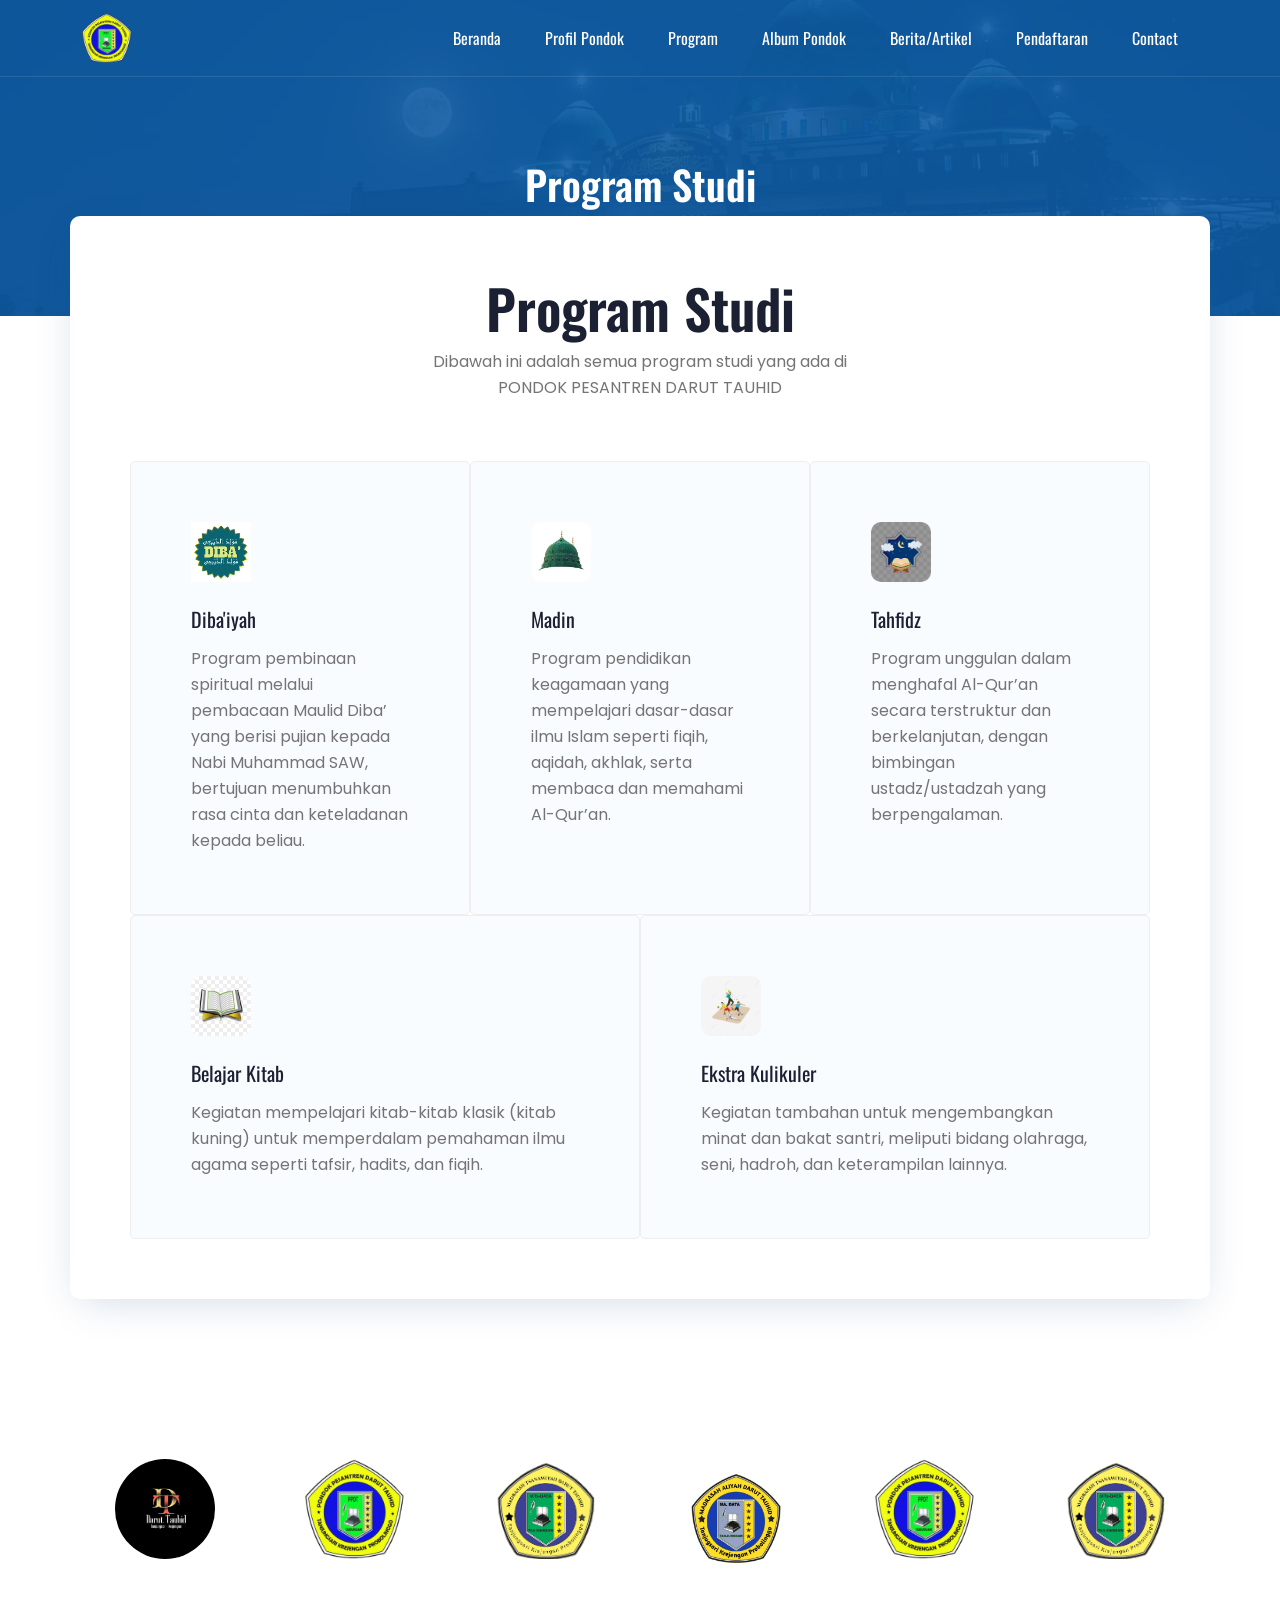
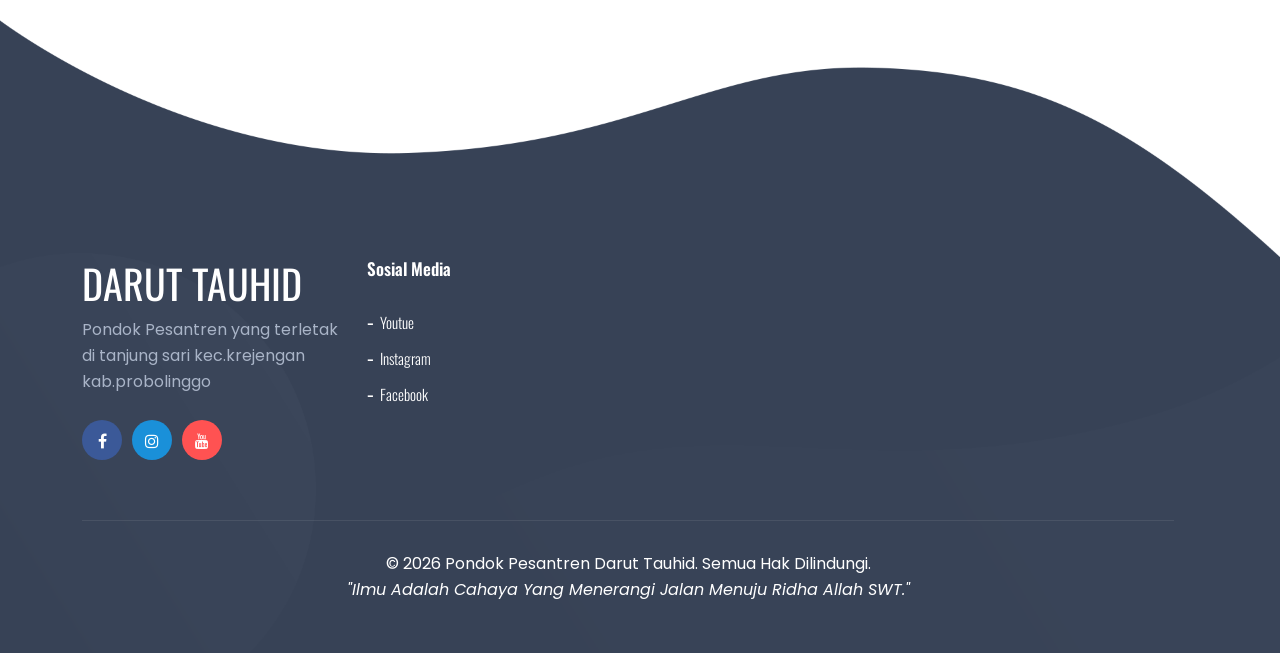
<file: program.html>
<!DOCTYPE html>
<html lang="en">

	<head>
		<!-- Meta -->
		<meta charset="utf-8">
		<meta http-equiv="X-UA-Compatible" content="IE=edge">
		<meta name="viewport" content="width=device-width, initial-scale=1, shrink-to-fit=no">
		<!-- The above 3 meta tags *must* come first in the head; any other head content must come *after* these tags -->
		<meta name="description" content="Monoline - Design Agency HTML Template">
		<meta name="keywords" content="agency, business, corporate, creative, html5, modern, multipurpose, One Page, parallax, startup ">		
		<!-- SITE TITLE -->
		<title>Program Studi</title>			
		<!-- Latest Bootstrap min CSS -->
		<link rel="stylesheet" href="assets/bootstrap/css/bootstrap.min.css">		
		<!-- Google Font -->
		<link rel="stylesheet" href="https://fonts.googleapis.com/css?family=Poppins:300,400,500,600,700,800"> 
		<link rel="stylesheet" href="https://fonts.googleapis.com/css?family=Oswald:300,400,500,600">			
		<!-- Font Awesome CSS -->
		<link rel="stylesheet" href="assets/fonts/font-awesome.min.css">
		<link rel="stylesheet" href="assets/fonts/themify-icons.css">
		<!--- owl carousel Css-->
		<link rel="stylesheet" href="assets/owlcarousel/css/owl.carousel.css">
		<link rel="stylesheet" href="assets/owlcarousel/css/owl.theme.css">
		<!--materialdesignicons Css-->
        <link rel="stylesheet" href="assets/css/fonts.css">		
		<!-- animate CSS -->
		<link rel="stylesheet" href="assets/css/animate.css">				
		<!-- MAGNIFIC CSS -->
		<link rel="stylesheet" href="assets/css/magnific-popup.css">					
		<!-- Style CSS -->						
		<link rel="stylesheet" href="assets/css/menu.css">			
		<link rel="stylesheet" href="assets/css/style.css">			
		<link rel="stylesheet" href="assets/css/responsive.css">			
		<!-- HTML5 shim and Respond.js IE8 support of HTML5 elements and media queries -->
		<!-- WARNING: Respond.js doesn't work if you view the page via file:// -->
		<!--[if lt IE 9]>
		  <script src="https://oss.maxcdn.com/html5shiv/3.7.2/html5shiv.min.js"></script>
		  <script src="https://oss.maxcdn.com/respond/1.4.2/respond.min.js"></script>
		<![endif]-->
	</head>
	
    <body data-spy="scroll" data-offset="80">

		<!-- START PRELOADER -->
		<div class="preloader">
			<div class="spinner">
				<div class="double-bounce1"></div>
				<div class="double-bounce2"></div>
			</div>
		</div>
		<!-- END PRELOADER -->		

		 <!-- START NAVBAR -->
	<div class="site-mobile-menu site-navbar-target">
		<div class="site-mobile-menu-header">
			<div class="site-mobile-menu-close mt-3">
				<span class="icon-close2 js-menu-toggle"></span>
			</div>
		</div>
		<div class="site-mobile-menu-body"></div>
	</div>

	<header class="site-navbar js-sticky-header site-navbar-target" role="banner">
		<div class="container">
			<div class="row align-items-center">
				<div class="col-6 col-xl-2">
					<a href="index.html"><img src="assets/img/logo bary.png" alt="" height="50px" width="50px"
							class="rounded"></a>
				</div>
				<div class="col-12 col-md-10 d-none d-xl-block">
					<nav class="site-navigation position-relative text-right" role="navigation">
						<ul class="site-menu main-menu js-clone-nav mr-auto d-none d-lg-block">
							<li>
								<a href="index.html" class="nav-link">Beranda</a>
							</li>
							<li><a class="nav-link" href="about.html">Profil Pondok</a></li>
							<li >
								<a href="program.html" class="nav-link">Program</a>
							</li>
							<li><a href="portfolio_gallery.html" class="nav-link">Album Pondok</a></li>
							<li>
								<a href="berita_artikel.html" class="nav-link">Berita/Artikel</a>
							</li>
							<li>
								<a href="#" class="nav-link">Pendaftaran</a>
							</li>
							<li><a class="nav-link" href="contact.html">Contact</a></li>
						</ul>
					</nav>
				</div>
				<div class="col-6 d-inline-block d-xl-none ml-md-0 py-3" style="position: relative; top: 3px;">
					<a href="#" class="site-menu-toggle js-menu-toggle float-right"><span
							class="icon-menu h3"></span></a>
				</div>
			</div>
		</div>
	</header>
	<!-- END NAVBAR-->						
		
		<!-- START SECTION TOP -->
		<section class="section-top" style="background-image: url(assets/img/FOTO\ MASJID\ HD.jpeg);background-size:cover; background-position: center center;">
			<div class="container">
				<div class="row">
				  <div class="col-lg-12 col-sm-12 col-xs-12 text-center">
					<div class="section-top-title">
						<h1>Program Studi</h1>		
					</div>
				  </div><!--- END COL -->				  
				</div><!--- END ROW -->
			</div><!--- END CONTAINER -->
		</section>
		<!-- END SECTION TOP -->

		<!-- FEATURES -->
	<section class="feature_area">
		<div class="container">
			<div class="row feature_bg d-flex flex-wrap justify-content-center">
				<div class="section-title text-center">
					<h2>Program Studi</h2>
					<p>Dibawah ini adalah semua program studi yang ada di <br>PONDOK PESANTREN DARUT TAUHID</p>
				</div>
				<div class="col-lg-4 col-sm-6 col-xs-12 no-padding wow fadeInUp" data-wow-duration="1s"
					data-wow-delay="0.1s" data-wow-offset="0">
					<div class="single_feature">
						<img src="assets/img/dibaiyah png.png" alt="icon" />
						<h4>Diba'iyah</h4>
						<p>Program pembinaan spiritual melalui pembacaan Maulid Diba’ yang berisi pujian kepada Nabi
							Muhammad SAW, bertujuan menumbuhkan rasa cinta dan keteladanan kepada beliau.</p>
					</div>
				</div><!-- END COL -->
				<div class="col-lg-4 col-sm-6 col-xs-12 no-padding wow fadeInUp" data-wow-duration="1s"
					data-wow-delay="0.1s" data-wow-offset="0">
					<div class="single_feature">
						<img src="assets/img/madin2.jpeg" style="border-radius: 10px;" alt="icon" />
						<h4>Madin</h4>
						<p>Program pendidikan keagamaan yang mempelajari dasar-dasar ilmu Islam seperti fiqih, aqidah,
							akhlak, serta membaca dan memahami Al-Qur’an.</p>
					</div>
				</div><!-- END COL -->
				<div class="col-lg-4 col-sm-6 col-xs-12 no-padding wow fadeInUp" data-wow-duration="1s"
					data-wow-delay="0.2s" data-wow-offset="0">
					<div class="single_feature">
						<img src="assets/img/tahfiz.jpg" style="border-radius: 10px;" alt="icon" />
						<h4>Tahfidz</h4>
						<p>Program unggulan dalam menghafal Al-Qur’an secara terstruktur dan berkelanjutan, dengan
							bimbingan ustadz/ustadzah yang berpengalaman.</p>
					</div>
				</div><!-- END COL -->
				<div class="col-lg-6 col-sm-6 col-xs-12 no-padding wow fadeInUp" data-wow-duration="1s"
					data-wow-delay="0.3s" data-wow-offset="0">
					<div class="single_feature">
						<img src="assets/img/kitab.png"  style="border-radius: 10px;" alt="icon" />
						<h4>Belajar Kitab</h4>
						<p>Kegiatan mempelajari kitab-kitab klasik (kitab kuning) untuk memperdalam pemahaman ilmu agama
							seperti tafsir, hadits, dan fiqih.</p>
					</div>
				</div><!-- END COL -->
				<div class="col-lg-6 col-sm-6 col-xs-12 no-padding wow fadeInUp" data-wow-duration="1s"
					data-wow-delay="0.4s" data-wow-offset="0">
					<div class="single_feature">
						<img src="assets/img/extra 2.jpg" style="border-radius: 10px;" alt="icon" />
						<h4>Ekstra Kulikuler</h4>
						<p>Kegiatan tambahan untuk mengembangkan minat dan bakat santri, meliputi bidang olahraga, seni,
							hadroh, dan keterampilan lainnya.</p>
					</div>
				</div><!-- END COL -->
			</div><!-- END ROW -->
		</div><!--- END CONTAINER -->
	</section>
	<!-- END FEATURES -->
		<!-- START PARTNER LOGO -->
		<div class="partner-logo section-padding">
			<div class="container">										
				<div class="row text-center">
					<div class="col-lg-2 col-sm-4 col-xs-12 no-padding wow fadeInUp" data-wow-duration="1s" data-wow-delay="0.1s" data-wow-offset="0">
						<div class="single_logo single_logo_bm">
							<a href="#"><img src="assets/img/logo yt.png" style="border-radius: 50px;" alt="" class="img-fluid"/></a>
						</div>						
					</div><!--- END COL -->
					<div class="col-lg-2 col-sm-4 col-xs-12 no-padding wow fadeInUp" data-wow-duration="1s" data-wow-delay="0.2s" data-wow-offset="0">
						<div class="single_logo">
							<a href="#"><img src="assets/img/logo bary.png" alt="" class="img-fluid"/></a>
						</div>						
					</div><!--- END COL -->
					<div class="col-lg-2 col-sm-4 col-xs-12 no-padding wow fadeInUp" data-wow-duration="1s" data-wow-delay="0.3s" data-wow-offset="0">
						<div class="single_logo single_logo_bm">
							<a href="#"><img src="assets/img/logo mts.png"  alt="" class="img-fluid"/></a>
						</div>						
					</div><!--- END COL -->
					<div class="col-lg-2 col-sm-4 col-xs-12 no-padding wow fadeInUp" data-wow-duration="1s" data-wow-delay="0.4s" data-wow-offset="0">
						<div class="single_logo">
							<a href="#"><img src="assets/img/logo ma.jpeg" alt="" style="width: 120px;" class="img-fluid"/></a>
						</div>						
					</div><!--- END COL -->
					<div class="col-lg-2 col-sm-4 col-xs-12 no-padding wow fadeInUp" data-wow-duration="1s" data-wow-delay="0.5s" data-wow-offset="0">
						<div class="single_logo">
							<a href="#"><img src="assets/img/logo bary.png" alt="" class="img-fluid"/></a>
						</div>						
					</div><!--- END COL -->
					<div class="col-lg-2 col-sm-4 col-xs-12 no-padding wow fadeInUp" data-wow-duration="1s" data-wow-delay="0.6s" data-wow-offset="0">
						<div class="single_logo">
							<a href="#"><img src="assets/img/logo mts.png" alt="" class="img-fluid"/></a>
						</div>						
					</div><!--- END COL -->
				</div><!--- END ROW -->
			</div><!--- END CONTAINER -->	
		</div>
		<!-- END PARTNER LOGO -->

	<!-- START FOOTER -->
	<div class="footer" style="background-image: url(assets/img/bg/footer.png);  background-size:cover;">
		<div class="container">
			<div class="row footer_bg">						
					<div class="col-lg-3 col-sm-6 col-xs-12">
						<div class="footer_logo">
							<div><h1 class="text-white">DARUT TAUHID</h1></div>
							<p>Pondok Pesantren yang terletak di tanjung sari kec.krejengan kab.probolinggo</p>
						</div>
						<div class="social_profile">
							<ul>
								<li><a href="https://www.facebook.com/darut.tauhidqu" class="f_facebook"><i class="fa fa-facebook" title="Facebook"></i></a></li>
								<li><a href="https://www.instagram.com/darut_tauhidqu?igsh=dGo4MnJsaWF2bmM0" class="f_twitter"><i class="fa fa-instagram" title="Twitter"></i></a></li>
								<li><a href="https://youtube.com/@newdaruttauhidqu758?si=KoxZycliTTYF4xdL" class="f_instagram"><i class="fa fa-youtube" title="youtube"></i></a></li>
							</ul>
						</div>							
					</div><!--- END COL -->						
					<div class="col-lg-3 col-sm-6 col-xs-12">
						<div class="single_footer">
							<h4>Sosial Media</h4>
							<ul>
								<li><a href="#">Youtue</a></li>
								<li><a href="#">Instagram</a></li>
								<li><a href="#">Facebook</a></li>
							</ul>
						</div>
				</div><!--- END ROW -->		
				<div class="row">
					<div class="col-lg-12 text-center">
						<div class="footer_copyright">
							<p>&copy; 2026 Pondok Pesantren Darut Tauhid. Semua Hak Dilindungi.</p>
							<p><em>"Ilmu adalah cahaya yang menerangi jalan menuju ridha Allah SWT."</em></p>
						</div>
					</div>
				</div>				
			</div><!--- END CONTAINER -->
	</div>
	<!-- END FOOTER -->

		<!-- Latest jQuery -->
			<script src="assets/js/jquery-1.12.4.min.js"></script>
		<!-- Latest compiled and minified Bootstrap -->
			<script src="assets/bootstrap/js/bootstrap.min.js"></script>
		<!-- modernizer JS -->		
			<script src="assets/js/modernizr-2.8.3.min.js"></script>																		
		<!-- owl-carousel min js  -->
			<script src="assets/owlcarousel/js/owl.carousel.min.js"></script>					
		<!-- magnific-popup js -->               
			<script src="assets/js/jquery.magnific-popup.min.js"></script>			
		<!-- jquery mixitup js -->   
			<script src="assets/js/jquery.mixitup.js"></script>			
		<!-- jquery appear js -->
			<script src="assets/js/jquery.appear.js"></script>							
		<!-- countTo js -->
			<script src="assets/js/jquery.inview.min.js"></script>	
		<!-- stellar js -->
			<script src="assets/js/jquery.stellar.min.js"></script>			
		<!-- WOW - Reveal Animations When You Scroll -->
			<script src="assets/js/wow.min.js"></script>	
		<!-- Menu js -->
			<script src="assets/js/menu.js"></script>																				
			<script src="assets/js/jquery.sticky.js"></script>			
		<!-- scrolltopcontrol js -->																				
			<script src="assets/js/scrolltopcontrol.js"></script>																				
		<!-- scripts js -->
			<script src="assets/js/scripts.js"></script>		
    </body>
</html>
</file>
<file: assets/fonts/themify-icons.css>
@font-face {
	font-family: 'themify';
	src:url('../fonts/themify.eot?-fvbane');
	src:url('../fonts/themify.eot?#iefix-fvbane') format('embedded-opentype'),
		url('../fonts/themify.woff?-fvbane') format('woff'),
		url('../fonts/themify.ttf?-fvbane') format('truetype'),
		url('../fonts/themify.svg?-fvbane#themify') format('svg');
	font-weight: normal;
	font-style: normal;
}

[class^="ti-"], [class*=" ti-"] {
	font-family: 'themify';
	speak: none;
	font-style: normal;
	font-weight: normal;
	font-variant: normal;
	text-transform: none;
	line-height: 1;

	/* Better Font Rendering =========== */
	-webkit-font-smoothing: antialiased;
	-moz-osx-font-smoothing: grayscale;
}

.ti-wand:before {
	content: "\e600";
}
.ti-volume:before {
	content: "\e601";
}
.ti-user:before {
	content: "\e602";
}
.ti-unlock:before {
	content: "\e603";
}
.ti-unlink:before {
	content: "\e604";
}
.ti-trash:before {
	content: "\e605";
}
.ti-thought:before {
	content: "\e606";
}
.ti-target:before {
	content: "\e607";
}
.ti-tag:before {
	content: "\e608";
}
.ti-tablet:before {
	content: "\e609";
}
.ti-star:before {
	content: "\e60a";
}
.ti-spray:before {
	content: "\e60b";
}
.ti-signal:before {
	content: "\e60c";
}
.ti-shopping-cart:before {
	content: "\e60d";
}
.ti-shopping-cart-full:before {
	content: "\e60e";
}
.ti-settings:before {
	content: "\e60f";
}
.ti-search:before {
	content: "\e610";
}
.ti-zoom-in:before {
	content: "\e611";
}
.ti-zoom-out:before {
	content: "\e612";
}
.ti-cut:before {
	content: "\e613";
}
.ti-ruler:before {
	content: "\e614";
}
.ti-ruler-pencil:before {
	content: "\e615";
}
.ti-ruler-alt:before {
	content: "\e616";
}
.ti-bookmark:before {
	content: "\e617";
}
.ti-bookmark-alt:before {
	content: "\e618";
}
.ti-reload:before {
	content: "\e619";
}
.ti-plus:before {
	content: "\e61a";
}
.ti-pin:before {
	content: "\e61b";
}
.ti-pencil:before {
	content: "\e61c";
}
.ti-pencil-alt:before {
	content: "\e61d";
}
.ti-paint-roller:before {
	content: "\e61e";
}
.ti-paint-bucket:before {
	content: "\e61f";
}
.ti-na:before {
	content: "\e620";
}
.ti-mobile:before {
	content: "\e621";
}
.ti-minus:before {
	content: "\e622";
}
.ti-medall:before {
	content: "\e623";
}
.ti-medall-alt:before {
	content: "\e624";
}
.ti-marker:before {
	content: "\e625";
}
.ti-marker-alt:before {
	content: "\e626";
}
.ti-arrow-up:before {
	content: "\e627";
}
.ti-arrow-right:before {
	content: "\e628";
}
.ti-arrow-left:before {
	content: "\e629";
}
.ti-arrow-down:before {
	content: "\e62a";
}
.ti-lock:before {
	content: "\e62b";
}
.ti-location-arrow:before {
	content: "\e62c";
}
.ti-link:before {
	content: "\e62d";
}
.ti-layout:before {
	content: "\e62e";
}
.ti-layers:before {
	content: "\e62f";
}
.ti-layers-alt:before {
	content: "\e630";
}
.ti-key:before {
	content: "\e631";
}
.ti-import:before {
	content: "\e632";
}
.ti-image:before {
	content: "\e633";
}
.ti-heart:before {
	content: "\e634";
}
.ti-heart-broken:before {
	content: "\e635";
}
.ti-hand-stop:before {
	content: "\e636";
}
.ti-hand-open:before {
	content: "\e637";
}
.ti-hand-drag:before {
	content: "\e638";
}
.ti-folder:before {
	content: "\e639";
}
.ti-flag:before {
	content: "\e63a";
}
.ti-flag-alt:before {
	content: "\e63b";
}
.ti-flag-alt-2:before {
	content: "\e63c";
}
.ti-eye:before {
	content: "\e63d";
}
.ti-export:before {
	content: "\e63e";
}
.ti-exchange-vertical:before {
	content: "\e63f";
}
.ti-desktop:before {
	content: "\e640";
}
.ti-cup:before {
	content: "\e641";
}
.ti-crown:before {
	content: "\e642";
}
.ti-comments:before {
	content: "\e643";
}
.ti-comment:before {
	content: "\e644";
}
.ti-comment-alt:before {
	content: "\e645";
}
.ti-close:before {
	content: "\e646";
}
.ti-clip:before {
	content: "\e647";
}
.ti-angle-up:before {
	content: "\e648";
}
.ti-angle-right:before {
	content: "\e649";
}
.ti-angle-left:before {
	content: "\e64a";
}
.ti-angle-down:before {
	content: "\e64b";
}
.ti-check:before {
	content: "\e64c";
}
.ti-check-box:before {
	content: "\e64d";
}
.ti-camera:before {
	content: "\e64e";
}
.ti-announcement:before {
	content: "\e64f";
}
.ti-brush:before {
	content: "\e650";
}
.ti-briefcase:before {
	content: "\e651";
}
.ti-bolt:before {
	content: "\e652";
}
.ti-bolt-alt:before {
	content: "\e653";
}
.ti-blackboard:before {
	content: "\e654";
}
.ti-bag:before {
	content: "\e655";
}
.ti-move:before {
	content: "\e656";
}
.ti-arrows-vertical:before {
	content: "\e657";
}
.ti-arrows-horizontal:before {
	content: "\e658";
}
.ti-fullscreen:before {
	content: "\e659";
}
.ti-arrow-top-right:before {
	content: "\e65a";
}
.ti-arrow-top-left:before {
	content: "\e65b";
}
.ti-arrow-circle-up:before {
	content: "\e65c";
}
.ti-arrow-circle-right:before {
	content: "\e65d";
}
.ti-arrow-circle-left:before {
	content: "\e65e";
}
.ti-arrow-circle-down:before {
	content: "\e65f";
}
.ti-angle-double-up:before {
	content: "\e660";
}
.ti-angle-double-right:before {
	content: "\e661";
}
.ti-angle-double-left:before {
	content: "\e662";
}
.ti-angle-double-down:before {
	content: "\e663";
}
.ti-zip:before {
	content: "\e664";
}
.ti-world:before {
	content: "\e665";
}
.ti-wheelchair:before {
	content: "\e666";
}
.ti-view-list:before {
	content: "\e667";
}
.ti-view-list-alt:before {
	content: "\e668";
}
.ti-view-grid:before {
	content: "\e669";
}
.ti-uppercase:before {
	content: "\e66a";
}
.ti-upload:before {
	content: "\e66b";
}
.ti-underline:before {
	content: "\e66c";
}
.ti-truck:before {
	content: "\e66d";
}
.ti-timer:before {
	content: "\e66e";
}
.ti-ticket:before {
	content: "\e66f";
}
.ti-thumb-up:before {
	content: "\e670";
}
.ti-thumb-down:before {
	content: "\e671";
}
.ti-text:before {
	content: "\e672";
}
.ti-stats-up:before {
	content: "\e673";
}
.ti-stats-down:before {
	content: "\e674";
}
.ti-split-v:before {
	content: "\e675";
}
.ti-split-h:before {
	content: "\e676";
}
.ti-smallcap:before {
	content: "\e677";
}
.ti-shine:before {
	content: "\e678";
}
.ti-shift-right:before {
	content: "\e679";
}
.ti-shift-left:before {
	content: "\e67a";
}
.ti-shield:before {
	content: "\e67b";
}
.ti-notepad:before {
	content: "\e67c";
}
.ti-server:before {
	content: "\e67d";
}
.ti-quote-right:before {
	content: "\e67e";
}
.ti-quote-left:before {
	content: "\e67f";
}
.ti-pulse:before {
	content: "\e680";
}
.ti-printer:before {
	content: "\e681";
}
.ti-power-off:before {
	content: "\e682";
}
.ti-plug:before {
	content: "\e683";
}
.ti-pie-chart:before {
	content: "\e684";
}
.ti-paragraph:before {
	content: "\e685";
}
.ti-panel:before {
	content: "\e686";
}
.ti-package:before {
	content: "\e687";
}
.ti-music:before {
	content: "\e688";
}
.ti-music-alt:before {
	content: "\e689";
}
.ti-mouse:before {
	content: "\e68a";
}
.ti-mouse-alt:before {
	content: "\e68b";
}
.ti-money:before {
	content: "\e68c";
}
.ti-microphone:before {
	content: "\e68d";
}
.ti-menu:before {
	content: "\e68e";
}
.ti-menu-alt:before {
	content: "\e68f";
}
.ti-map:before {
	content: "\e690";
}
.ti-map-alt:before {
	content: "\e691";
}
.ti-loop:before {
	content: "\e692";
}
.ti-location-pin:before {
	content: "\e693";
}
.ti-list:before {
	content: "\e694";
}
.ti-light-bulb:before {
	content: "\e695";
}
.ti-Italic:before {
	content: "\e696";
}
.ti-info:before {
	content: "\e697";
}
.ti-infinite:before {
	content: "\e698";
}
.ti-id-badge:before {
	content: "\e699";
}
.ti-hummer:before {
	content: "\e69a";
}
.ti-home:before {
	content: "\e69b";
}
.ti-help:before {
	content: "\e69c";
}
.ti-headphone:before {
	content: "\e69d";
}
.ti-harddrives:before {
	content: "\e69e";
}
.ti-harddrive:before {
	content: "\e69f";
}
.ti-gift:before {
	content: "\e6a0";
}
.ti-game:before {
	content: "\e6a1";
}
.ti-filter:before {
	content: "\e6a2";
}
.ti-files:before {
	content: "\e6a3";
}
.ti-file:before {
	content: "\e6a4";
}
.ti-eraser:before {
	content: "\e6a5";
}
.ti-envelope:before {
	content: "\e6a6";
}
.ti-download:before {
	content: "\e6a7";
}
.ti-direction:before {
	content: "\e6a8";
}
.ti-direction-alt:before {
	content: "\e6a9";
}
.ti-dashboard:before {
	content: "\e6aa";
}
.ti-control-stop:before {
	content: "\e6ab";
}
.ti-control-shuffle:before {
	content: "\e6ac";
}
.ti-control-play:before {
	content: "\e6ad";
}
.ti-control-pause:before {
	content: "\e6ae";
}
.ti-control-forward:before {
	content: "\e6af";
}
.ti-control-backward:before {
	content: "\e6b0";
}
.ti-cloud:before {
	content: "\e6b1";
}
.ti-cloud-up:before {
	content: "\e6b2";
}
.ti-cloud-down:before {
	content: "\e6b3";
}
.ti-clipboard:before {
	content: "\e6b4";
}
.ti-car:before {
	content: "\e6b5";
}
.ti-calendar:before {
	content: "\e6b6";
}
.ti-book:before {
	content: "\e6b7";
}
.ti-bell:before {
	content: "\e6b8";
}
.ti-basketball:before {
	content: "\e6b9";
}
.ti-bar-chart:before {
	content: "\e6ba";
}
.ti-bar-chart-alt:before {
	content: "\e6bb";
}
.ti-back-right:before {
	content: "\e6bc";
}
.ti-back-left:before {
	content: "\e6bd";
}
.ti-arrows-corner:before {
	content: "\e6be";
}
.ti-archive:before {
	content: "\e6bf";
}
.ti-anchor:before {
	content: "\e6c0";
}
.ti-align-right:before {
	content: "\e6c1";
}
.ti-align-left:before {
	content: "\e6c2";
}
.ti-align-justify:before {
	content: "\e6c3";
}
.ti-align-center:before {
	content: "\e6c4";
}
.ti-alert:before {
	content: "\e6c5";
}
.ti-alarm-clock:before {
	content: "\e6c6";
}
.ti-agenda:before {
	content: "\e6c7";
}
.ti-write:before {
	content: "\e6c8";
}
.ti-window:before {
	content: "\e6c9";
}
.ti-widgetized:before {
	content: "\e6ca";
}
.ti-widget:before {
	content: "\e6cb";
}
.ti-widget-alt:before {
	content: "\e6cc";
}
.ti-wallet:before {
	content: "\e6cd";
}
.ti-video-clapper:before {
	content: "\e6ce";
}
.ti-video-camera:before {
	content: "\e6cf";
}
.ti-vector:before {
	content: "\e6d0";
}
.ti-themify-logo:before {
	content: "\e6d1";
}
.ti-themify-favicon:before {
	content: "\e6d2";
}
.ti-themify-favicon-alt:before {
	content: "\e6d3";
}
.ti-support:before {
	content: "\e6d4";
}
.ti-stamp:before {
	content: "\e6d5";
}
.ti-split-v-alt:before {
	content: "\e6d6";
}
.ti-slice:before {
	content: "\e6d7";
}
.ti-shortcode:before {
	content: "\e6d8";
}
.ti-shift-right-alt:before {
	content: "\e6d9";
}
.ti-shift-left-alt:before {
	content: "\e6da";
}
.ti-ruler-alt-2:before {
	content: "\e6db";
}
.ti-receipt:before {
	content: "\e6dc";
}
.ti-pin2:before {
	content: "\e6dd";
}
.ti-pin-alt:before {
	content: "\e6de";
}
.ti-pencil-alt2:before {
	content: "\e6df";
}
.ti-palette:before {
	content: "\e6e0";
}
.ti-more:before {
	content: "\e6e1";
}
.ti-more-alt:before {
	content: "\e6e2";
}
.ti-microphone-alt:before {
	content: "\e6e3";
}
.ti-magnet:before {
	content: "\e6e4";
}
.ti-line-double:before {
	content: "\e6e5";
}
.ti-line-dotted:before {
	content: "\e6e6";
}
.ti-line-dashed:before {
	content: "\e6e7";
}
.ti-layout-width-full:before {
	content: "\e6e8";
}
.ti-layout-width-default:before {
	content: "\e6e9";
}
.ti-layout-width-default-alt:before {
	content: "\e6ea";
}
.ti-layout-tab:before {
	content: "\e6eb";
}
.ti-layout-tab-window:before {
	content: "\e6ec";
}
.ti-layout-tab-v:before {
	content: "\e6ed";
}
.ti-layout-tab-min:before {
	content: "\e6ee";
}
.ti-layout-slider:before {
	content: "\e6ef";
}
.ti-layout-slider-alt:before {
	content: "\e6f0";
}
.ti-layout-sidebar-right:before {
	content: "\e6f1";
}
.ti-layout-sidebar-none:before {
	content: "\e6f2";
}
.ti-layout-sidebar-left:before {
	content: "\e6f3";
}
.ti-layout-placeholder:before {
	content: "\e6f4";
}
.ti-layout-menu:before {
	content: "\e6f5";
}
.ti-layout-menu-v:before {
	content: "\e6f6";
}
.ti-layout-menu-separated:before {
	content: "\e6f7";
}
.ti-layout-menu-full:before {
	content: "\e6f8";
}
.ti-layout-media-right-alt:before {
	content: "\e6f9";
}
.ti-layout-media-right:before {
	content: "\e6fa";
}
.ti-layout-media-overlay:before {
	content: "\e6fb";
}
.ti-layout-media-overlay-alt:before {
	content: "\e6fc";
}
.ti-layout-media-overlay-alt-2:before {
	content: "\e6fd";
}
.ti-layout-media-left-alt:before {
	content: "\e6fe";
}
.ti-layout-media-left:before {
	content: "\e6ff";
}
.ti-layout-media-center-alt:before {
	content: "\e700";
}
.ti-layout-media-center:before {
	content: "\e701";
}
.ti-layout-list-thumb:before {
	content: "\e702";
}
.ti-layout-list-thumb-alt:before {
	content: "\e703";
}
.ti-layout-list-post:before {
	content: "\e704";
}
.ti-layout-list-large-image:before {
	content: "\e705";
}
.ti-layout-line-solid:before {
	content: "\e706";
}
.ti-layout-grid4:before {
	content: "\e707";
}
.ti-layout-grid3:before {
	content: "\e708";
}
.ti-layout-grid2:before {
	content: "\e709";
}
.ti-layout-grid2-thumb:before {
	content: "\e70a";
}
.ti-layout-cta-right:before {
	content: "\e70b";
}
.ti-layout-cta-left:before {
	content: "\e70c";
}
.ti-layout-cta-center:before {
	content: "\e70d";
}
.ti-layout-cta-btn-right:before {
	content: "\e70e";
}
.ti-layout-cta-btn-left:before {
	content: "\e70f";
}
.ti-layout-column4:before {
	content: "\e710";
}
.ti-layout-column3:before {
	content: "\e711";
}
.ti-layout-column2:before {
	content: "\e712";
}
.ti-layout-accordion-separated:before {
	content: "\e713";
}
.ti-layout-accordion-merged:before {
	content: "\e714";
}
.ti-layout-accordion-list:before {
	content: "\e715";
}
.ti-ink-pen:before {
	content: "\e716";
}
.ti-info-alt:before {
	content: "\e717";
}
.ti-help-alt:before {
	content: "\e718";
}
.ti-headphone-alt:before {
	content: "\e719";
}
.ti-hand-point-up:before {
	content: "\e71a";
}
.ti-hand-point-right:before {
	content: "\e71b";
}
.ti-hand-point-left:before {
	content: "\e71c";
}
.ti-hand-point-down:before {
	content: "\e71d";
}
.ti-gallery:before {
	content: "\e71e";
}
.ti-face-smile:before {
	content: "\e71f";
}
.ti-face-sad:before {
	content: "\e720";
}
.ti-credit-card:before {
	content: "\e721";
}
.ti-control-skip-forward:before {
	content: "\e722";
}
.ti-control-skip-backward:before {
	content: "\e723";
}
.ti-control-record:before {
	content: "\e724";
}
.ti-control-eject:before {
	content: "\e725";
}
.ti-comments-smiley:before {
	content: "\e726";
}
.ti-brush-alt:before {
	content: "\e727";
}
.ti-youtube:before {
	content: "\e728";
}
.ti-vimeo:before {
	content: "\e729";
}
.ti-twitter:before {
	content: "\e72a";
}
.ti-time:before {
	content: "\e72b";
}
.ti-tumblr:before {
	content: "\e72c";
}
.ti-skype:before {
	content: "\e72d";
}
.ti-share:before {
	content: "\e72e";
}
.ti-share-alt:before {
	content: "\e72f";
}
.ti-rocket:before {
	content: "\e730";
}
.ti-pinterest:before {
	content: "\e731";
}
.ti-new-window:before {
	content: "\e732";
}
.ti-microsoft:before {
	content: "\e733";
}
.ti-list-ol:before {
	content: "\e734";
}
.ti-linkedin:before {
	content: "\e735";
}
.ti-layout-sidebar-2:before {
	content: "\e736";
}
.ti-layout-grid4-alt:before {
	content: "\e737";
}
.ti-layout-grid3-alt:before {
	content: "\e738";
}
.ti-layout-grid2-alt:before {
	content: "\e739";
}
.ti-layout-column4-alt:before {
	content: "\e73a";
}
.ti-layout-column3-alt:before {
	content: "\e73b";
}
.ti-layout-column2-alt:before {
	content: "\e73c";
}
.ti-instagram:before {
	content: "\e73d";
}
.ti-google:before {
	content: "\e73e";
}
.ti-github:before {
	content: "\e73f";
}
.ti-flickr:before {
	content: "\e740";
}
.ti-facebook:before {
	content: "\e741";
}
.ti-dropbox:before {
	content: "\e742";
}
.ti-dribbble:before {
	content: "\e743";
}
.ti-apple:before {
	content: "\e744";
}
.ti-android:before {
	content: "\e745";
}
.ti-save:before {
	content: "\e746";
}
.ti-save-alt:before {
	content: "\e747";
}
.ti-yahoo:before {
	content: "\e748";
}
.ti-wordpress:before {
	content: "\e749";
}
.ti-vimeo-alt:before {
	content: "\e74a";
}
.ti-twitter-alt:before {
	content: "\e74b";
}
.ti-tumblr-alt:before {
	content: "\e74c";
}
.ti-trello:before {
	content: "\e74d";
}
.ti-stack-overflow:before {
	content: "\e74e";
}
.ti-soundcloud:before {
	content: "\e74f";
}
.ti-sharethis:before {
	content: "\e750";
}
.ti-sharethis-alt:before {
	content: "\e751";
}
.ti-reddit:before {
	content: "\e752";
}
.ti-pinterest-alt:before {
	content: "\e753";
}
.ti-microsoft-alt:before {
	content: "\e754";
}
.ti-linux:before {
	content: "\e755";
}
.ti-jsfiddle:before {
	content: "\e756";
}
.ti-joomla:before {
	content: "\e757";
}
.ti-html5:before {
	content: "\e758";
}
.ti-flickr-alt:before {
	content: "\e759";
}
.ti-email:before {
	content: "\e75a";
}
.ti-drupal:before {
	content: "\e75b";
}
.ti-dropbox-alt:before {
	content: "\e75c";
}
.ti-css3:before {
	content: "\e75d";
}
.ti-rss:before {
	content: "\e75e";
}
.ti-rss-alt:before {
	content: "\e75f";
}
</file>
<file: assets/css/fonts.css>
@font-face {
  font-family: 'icomoon';
  src:  url('../fonts/icomoon.eot?10si43');
  src:  url('../fonts/icomoon.eot?10si43#iefix') format('embedded-opentype'),
    url('../fonts/icomoon.ttf?10si43') format('truetype'),
    url('../fonts/icomoon.woff?10si43') format('woff'),
    url('../fonts/icomoon.svg?10si43#icomoon') format('svg');
  font-weight: normal;
  font-style: normal;
}

[class^="icon-"], [class*=" icon-"] {
  /* use !important to prevent issues with browser extensions that change fonts */
  font-family: 'icomoon' !important;
  speak: none;
  font-style: normal;
  font-weight: normal;
  font-variant: normal;
  text-transform: none;
  line-height: 1;

  /* Better Font Rendering =========== */
  -webkit-font-smoothing: antialiased;
  -moz-osx-font-smoothing: grayscale;
}

.icon-asterisk:before {
  content: "\f069";
}
.icon-plus:before {
  content: "\f067";
}
.icon-question:before {
  content: "\f128";
}
.icon-minus:before {
  content: "\f068";
}
.icon-glass:before {
  content: "\f000";
}
.icon-music:before {
  content: "\f001";
}
.icon-search:before {
  content: "\f002";
}
.icon-envelope-o:before {
  content: "\f003";
}
.icon-heart:before {
  content: "\f004";
}
.icon-star:before {
  content: "\f005";
}
.icon-star-o:before {
  content: "\f006";
}
.icon-user:before {
  content: "\f007";
}
.icon-film:before {
  content: "\f008";
}
.icon-th-large:before {
  content: "\f009";
}
.icon-th:before {
  content: "\f00a";
}
.icon-th-list:before {
  content: "\f00b";
}
.icon-check:before {
  content: "\f00c";
}
.icon-close:before {
  content: "\f00d";
}
.icon-remove:before {
  content: "\f00d";
}
.icon-times:before {
  content: "\f00d";
}
.icon-search-plus:before {
  content: "\f00e";
}
.icon-search-minus:before {
  content: "\f010";
}
.icon-power-off:before {
  content: "\f011";
}
.icon-signal:before {
  content: "\f012";
}
.icon-cog:before {
  content: "\f013";
}
.icon-gear:before {
  content: "\f013";
}
.icon-trash-o:before {
  content: "\f014";
}
.icon-home:before {
  content: "\f015";
}
.icon-file-o:before {
  content: "\f016";
}
.icon-clock-o:before {
  content: "\f017";
}
.icon-road:before {
  content: "\f018";
}
.icon-download:before {
  content: "\f019";
}
.icon-arrow-circle-o-down:before {
  content: "\f01a";
}
.icon-arrow-circle-o-up:before {
  content: "\f01b";
}
.icon-inbox:before {
  content: "\f01c";
}
.icon-play-circle-o:before {
  content: "\f01d";
}
.icon-repeat:before {
  content: "\f01e";
}
.icon-rotate-right:before {
  content: "\f01e";
}
.icon-refresh:before {
  content: "\f021";
}
.icon-list-alt:before {
  content: "\f022";
}
.icon-lock:before {
  content: "\f023";
}
.icon-flag:before {
  content: "\f024";
}
.icon-headphones:before {
  content: "\f025";
}
.icon-volume-off:before {
  content: "\f026";
}
.icon-volume-down:before {
  content: "\f027";
}
.icon-volume-up:before {
  content: "\f028";
}
.icon-qrcode:before {
  content: "\f029";
}
.icon-barcode:before {
  content: "\f02a";
}
.icon-tag:before {
  content: "\f02b";
}
.icon-tags:before {
  content: "\f02c";
}
.icon-book:before {
  content: "\f02d";
}
.icon-bookmark:before {
  content: "\f02e";
}
.icon-print:before {
  content: "\f02f";
}
.icon-camera:before {
  content: "\f030";
}
.icon-font:before {
  content: "\f031";
}
.icon-bold:before {
  content: "\f032";
}
.icon-italic:before {
  content: "\f033";
}
.icon-text-height:before {
  content: "\f034";
}
.icon-text-width:before {
  content: "\f035";
}
.icon-align-left:before {
  content: "\f036";
}
.icon-align-center:before {
  content: "\f037";
}
.icon-align-right:before {
  content: "\f038";
}
.icon-align-justify:before {
  content: "\f039";
}
.icon-list:before {
  content: "\f03a";
}
.icon-dedent:before {
  content: "\f03b";
}
.icon-outdent:before {
  content: "\f03b";
}
.icon-indent:before {
  content: "\f03c";
}
.icon-video-camera:before {
  content: "\f03d";
}
.icon-image:before {
  content: "\f03e";
}
.icon-photo:before {
  content: "\f03e";
}
.icon-picture-o:before {
  content: "\f03e";
}
.icon-pencil:before {
  content: "\f040";
}
.icon-map-marker:before {
  content: "\f041";
}
.icon-adjust:before {
  content: "\f042";
}
.icon-tint:before {
  content: "\f043";
}
.icon-edit:before {
  content: "\f044";
}
.icon-pencil-square-o:before {
  content: "\f044";
}
.icon-share-square-o:before {
  content: "\f045";
}
.icon-check-square-o:before {
  content: "\f046";
}
.icon-arrows:before {
  content: "\f047";
}
.icon-step-backward:before {
  content: "\f048";
}
.icon-fast-backward:before {
  content: "\f049";
}
.icon-backward:before {
  content: "\f04a";
}
.icon-play:before {
  content: "\f04b";
}
.icon-pause:before {
  content: "\f04c";
}
.icon-stop:before {
  content: "\f04d";
}
.icon-forward:before {
  content: "\f04e";
}
.icon-fast-forward:before {
  content: "\f050";
}
.icon-step-forward:before {
  content: "\f051";
}
.icon-eject:before {
  content: "\f052";
}
.icon-chevron-left:before {
  content: "\f053";
}
.icon-chevron-right:before {
  content: "\f054";
}
.icon-plus-circle:before {
  content: "\f055";
}
.icon-minus-circle:before {
  content: "\f056";
}
.icon-times-circle:before {
  content: "\f057";
}
.icon-check-circle:before {
  content: "\f058";
}
.icon-question-circle:before {
  content: "\f059";
}
.icon-info-circle:before {
  content: "\f05a";
}
.icon-crosshairs:before {
  content: "\f05b";
}
.icon-times-circle-o:before {
  content: "\f05c";
}
.icon-check-circle-o:before {
  content: "\f05d";
}
.icon-ban:before {
  content: "\f05e";
}
.icon-arrow-left:before {
  content: "\f060";
}
.icon-arrow-right:before {
  content: "\f061";
}
.icon-arrow-up:before {
  content: "\f062";
}
.icon-arrow-down:before {
  content: "\f063";
}
.icon-mail-forward:before {
  content: "\f064";
}
.icon-share:before {
  content: "\f064";
}
.icon-expand:before {
  content: "\f065";
}
.icon-compress:before {
  content: "\f066";
}
.icon-exclamation-circle:before {
  content: "\f06a";
}
.icon-gift:before {
  content: "\f06b";
}
.icon-leaf:before {
  content: "\f06c";
}
.icon-fire:before {
  content: "\f06d";
}
.icon-eye:before {
  content: "\f06e";
}
.icon-eye-slash:before {
  content: "\f070";
}
.icon-exclamation-triangle:before {
  content: "\f071";
}
.icon-warning:before {
  content: "\f071";
}
.icon-plane:before {
  content: "\f072";
}
.icon-calendar:before {
  content: "\f073";
}
.icon-random:before {
  content: "\f074";
}
.icon-comment:before {
  content: "\f075";
}
.icon-magnet:before {
  content: "\f076";
}
.icon-chevron-up:before {
  content: "\f077";
}
.icon-chevron-down:before {
  content: "\f078";
}
.icon-retweet:before {
  content: "\f079";
}
.icon-shopping-cart:before {
  content: "\f07a";
}
.icon-folder:before {
  content: "\f07b";
}
.icon-folder-open:before {
  content: "\f07c";
}
.icon-arrows-v:before {
  content: "\f07d";
}
.icon-arrows-h:before {
  content: "\f07e";
}
.icon-bar-chart:before {
  content: "\f080";
}
.icon-bar-chart-o:before {
  content: "\f080";
}
.icon-twitter-square:before {
  content: "\f081";
}
.icon-facebook-square:before {
  content: "\f082";
}
.icon-camera-retro:before {
  content: "\f083";
}
.icon-key:before {
  content: "\f084";
}
.icon-cogs:before {
  content: "\f085";
}
.icon-gears:before {
  content: "\f085";
}
.icon-comments:before {
  content: "\f086";
}
.icon-thumbs-o-up:before {
  content: "\f087";
}
.icon-thumbs-o-down:before {
  content: "\f088";
}
.icon-star-half:before {
  content: "\f089";
}
.icon-heart-o:before {
  content: "\f08a";
}
.icon-sign-out:before {
  content: "\f08b";
}
.icon-linkedin-square:before {
  content: "\f08c";
}
.icon-thumb-tack:before {
  content: "\f08d";
}
.icon-external-link:before {
  content: "\f08e";
}
.icon-sign-in:before {
  content: "\f090";
}
.icon-trophy:before {
  content: "\f091";
}
.icon-github-square:before {
  content: "\f092";
}
.icon-upload:before {
  content: "\f093";
}
.icon-lemon-o:before {
  content: "\f094";
}
.icon-phone:before {
  content: "\f095";
}
.icon-square-o:before {
  content: "\f096";
}
.icon-bookmark-o:before {
  content: "\f097";
}
.icon-phone-square:before {
  content: "\f098";
}
.icon-twitter:before {
  content: "\f099";
}
.icon-facebook:before {
  content: "\f09a";
}
.icon-facebook-f:before {
  content: "\f09a";
}
.icon-github:before {
  content: "\f09b";
}
.icon-unlock:before {
  content: "\f09c";
}
.icon-credit-card:before {
  content: "\f09d";
}
.icon-feed:before {
  content: "\f09e";
}
.icon-rss:before {
  content: "\f09e";
}
.icon-hdd-o:before {
  content: "\f0a0";
}
.icon-bullhorn:before {
  content: "\f0a1";
}
.icon-bell-o:before {
  content: "\f0a2";
}
.icon-certificate:before {
  content: "\f0a3";
}
.icon-hand-o-right:before {
  content: "\f0a4";
}
.icon-hand-o-left:before {
  content: "\f0a5";
}
.icon-hand-o-up:before {
  content: "\f0a6";
}
.icon-hand-o-down:before {
  content: "\f0a7";
}
.icon-arrow-circle-left:before {
  content: "\f0a8";
}
.icon-arrow-circle-right:before {
  content: "\f0a9";
}
.icon-arrow-circle-up:before {
  content: "\f0aa";
}
.icon-arrow-circle-down:before {
  content: "\f0ab";
}
.icon-globe:before {
  content: "\f0ac";
}
.icon-wrench:before {
  content: "\f0ad";
}
.icon-tasks:before {
  content: "\f0ae";
}
.icon-filter:before {
  content: "\f0b0";
}
.icon-briefcase:before {
  content: "\f0b1";
}
.icon-arrows-alt:before {
  content: "\f0b2";
}
.icon-group:before {
  content: "\f0c0";
}
.icon-users:before {
  content: "\f0c0";
}
.icon-chain:before {
  content: "\f0c1";
}
.icon-link:before {
  content: "\f0c1";
}
.icon-cloud:before {
  content: "\f0c2";
}
.icon-flask:before {
  content: "\f0c3";
}
.icon-cut:before {
  content: "\f0c4";
}
.icon-scissors:before {
  content: "\f0c4";
}
.icon-copy:before {
  content: "\f0c5";
}
.icon-files-o:before {
  content: "\f0c5";
}
.icon-paperclip:before {
  content: "\f0c6";
}
.icon-floppy-o:before {
  content: "\f0c7";
}
.icon-save:before {
  content: "\f0c7";
}
.icon-square:before {
  content: "\f0c8";
}
.icon-bars:before {
  content: "\f0c9";
}
.icon-navicon:before {
  content: "\f0c9";
}
.icon-reorder:before {
  content: "\f0c9";
}
.icon-list-ul:before {
  content: "\f0ca";
}
.icon-list-ol:before {
  content: "\f0cb";
}
.icon-strikethrough:before {
  content: "\f0cc";
}
.icon-underline:before {
  content: "\f0cd";
}
.icon-table:before {
  content: "\f0ce";
}
.icon-magic:before {
  content: "\f0d0";
}
.icon-truck:before {
  content: "\f0d1";
}
.icon-pinterest:before {
  content: "\f0d2";
}
.icon-pinterest-square:before {
  content: "\f0d3";
}
.icon-google-plus-square:before {
  content: "\f0d4";
}
.icon-google-plus:before {
  content: "\f0d5";
}
.icon-money:before {
  content: "\f0d6";
}
.icon-caret-down:before {
  content: "\f0d7";
}
.icon-caret-up:before {
  content: "\f0d8";
}
.icon-caret-left:before {
  content: "\f0d9";
}
.icon-caret-right:before {
  content: "\f0da";
}
.icon-columns:before {
  content: "\f0db";
}
.icon-sort:before {
  content: "\f0dc";
}
.icon-unsorted:before {
  content: "\f0dc";
}
.icon-sort-desc:before {
  content: "\f0dd";
}
.icon-sort-down:before {
  content: "\f0dd";
}
.icon-sort-asc:before {
  content: "\f0de";
}
.icon-sort-up:before {
  content: "\f0de";
}
.icon-envelope:before {
  content: "\f0e0";
}
.icon-linkedin:before {
  content: "\f0e1";
}
.icon-rotate-left:before {
  content: "\f0e2";
}
.icon-undo:before {
  content: "\f0e2";
}
.icon-gavel:before {
  content: "\f0e3";
}
.icon-legal:before {
  content: "\f0e3";
}
.icon-dashboard:before {
  content: "\f0e4";
}
.icon-tachometer:before {
  content: "\f0e4";
}
.icon-comment-o:before {
  content: "\f0e5";
}
.icon-comments-o:before {
  content: "\f0e6";
}
.icon-bolt:before {
  content: "\f0e7";
}
.icon-flash:before {
  content: "\f0e7";
}
.icon-sitemap:before {
  content: "\f0e8";
}
.icon-umbrella:before {
  content: "\f0e9";
}
.icon-clipboard:before {
  content: "\f0ea";
}
.icon-paste:before {
  content: "\f0ea";
}
.icon-lightbulb-o:before {
  content: "\f0eb";
}
.icon-exchange:before {
  content: "\f0ec";
}
.icon-cloud-download:before {
  content: "\f0ed";
}
.icon-cloud-upload:before {
  content: "\f0ee";
}
.icon-user-md:before {
  content: "\f0f0";
}
.icon-stethoscope:before {
  content: "\f0f1";
}
.icon-suitcase:before {
  content: "\f0f2";
}
.icon-bell:before {
  content: "\f0f3";
}
.icon-coffee:before {
  content: "\f0f4";
}
.icon-cutlery:before {
  content: "\f0f5";
}
.icon-file-text-o:before {
  content: "\f0f6";
}
.icon-building-o:before {
  content: "\f0f7";
}
.icon-hospital-o:before {
  content: "\f0f8";
}
.icon-ambulance:before {
  content: "\f0f9";
}
.icon-medkit:before {
  content: "\f0fa";
}
.icon-fighter-jet:before {
  content: "\f0fb";
}
.icon-beer:before {
  content: "\f0fc";
}
.icon-h-square:before {
  content: "\f0fd";
}
.icon-plus-square:before {
  content: "\f0fe";
}
.icon-angle-double-left:before {
  content: "\f100";
}
.icon-angle-double-right:before {
  content: "\f101";
}
.icon-angle-double-up:before {
  content: "\f102";
}
.icon-angle-double-down:before {
  content: "\f103";
}
.icon-angle-left:before {
  content: "\f104";
}
.icon-angle-right:before {
  content: "\f105";
}
.icon-angle-up:before {
  content: "\f106";
}
.icon-angle-down:before {
  content: "\f107";
}
.icon-desktop:before {
  content: "\f108";
}
.icon-laptop:before {
  content: "\f109";
}
.icon-tablet:before {
  content: "\f10a";
}
.icon-mobile:before {
  content: "\f10b";
}
.icon-mobile-phone:before {
  content: "\f10b";
}
.icon-circle-o:before {
  content: "\f10c";
}
.icon-quote-left:before {
  content: "\f10d";
}
.icon-quote-right:before {
  content: "\f10e";
}
.icon-spinner:before {
  content: "\f110";
}
.icon-circle:before {
  content: "\f111";
}
.icon-mail-reply:before {
  content: "\f112";
}
.icon-reply:before {
  content: "\f112";
}
.icon-github-alt:before {
  content: "\f113";
}
.icon-folder-o:before {
  content: "\f114";
}
.icon-folder-open-o:before {
  content: "\f115";
}
.icon-smile-o:before {
  content: "\f118";
}
.icon-frown-o:before {
  content: "\f119";
}
.icon-meh-o:before {
  content: "\f11a";
}
.icon-gamepad:before {
  content: "\f11b";
}
.icon-keyboard-o:before {
  content: "\f11c";
}
.icon-flag-o:before {
  content: "\f11d";
}
.icon-flag-checkered:before {
  content: "\f11e";
}
.icon-terminal:before {
  content: "\f120";
}
.icon-code:before {
  content: "\f121";
}
.icon-mail-reply-all:before {
  content: "\f122";
}
.icon-reply-all:before {
  content: "\f122";
}
.icon-star-half-empty:before {
  content: "\f123";
}
.icon-star-half-full:before {
  content: "\f123";
}
.icon-star-half-o:before {
  content: "\f123";
}
.icon-location-arrow:before {
  content: "\f124";
}
.icon-crop:before {
  content: "\f125";
}
.icon-code-fork:before {
  content: "\f126";
}
.icon-chain-broken:before {
  content: "\f127";
}
.icon-unlink:before {
  content: "\f127";
}
.icon-info:before {
  content: "\f129";
}
.icon-exclamation:before {
  content: "\f12a";
}
.icon-superscript:before {
  content: "\f12b";
}
.icon-subscript:before {
  content: "\f12c";
}
.icon-eraser:before {
  content: "\f12d";
}
.icon-puzzle-piece:before {
  content: "\f12e";
}
.icon-microphone:before {
  content: "\f130";
}
.icon-microphone-slash:before {
  content: "\f131";
}
.icon-shield:before {
  content: "\f132";
}
.icon-calendar-o:before {
  content: "\f133";
}
.icon-fire-extinguisher:before {
  content: "\f134";
}
.icon-rocket:before {
  content: "\f135";
}
.icon-maxcdn:before {
  content: "\f136";
}
.icon-chevron-circle-left:before {
  content: "\f137";
}
.icon-chevron-circle-right:before {
  content: "\f138";
}
.icon-chevron-circle-up:before {
  content: "\f139";
}
.icon-chevron-circle-down:before {
  content: "\f13a";
}
.icon-html5:before {
  content: "\f13b";
}
.icon-css3:before {
  content: "\f13c";
}
.icon-anchor:before {
  content: "\f13d";
}
.icon-unlock-alt:before {
  content: "\f13e";
}
.icon-bullseye:before {
  content: "\f140";
}
.icon-ellipsis-h:before {
  content: "\f141";
}
.icon-ellipsis-v:before {
  content: "\f142";
}
.icon-rss-square:before {
  content: "\f143";
}
.icon-play-circle:before {
  content: "\f144";
}
.icon-ticket:before {
  content: "\f145";
}
.icon-minus-square:before {
  content: "\f146";
}
.icon-minus-square-o:before {
  content: "\f147";
}
.icon-level-up:before {
  content: "\f148";
}
.icon-level-down:before {
  content: "\f149";
}
.icon-check-square:before {
  content: "\f14a";
}
.icon-pencil-square:before {
  content: "\f14b";
}
.icon-external-link-square:before {
  content: "\f14c";
}
.icon-share-square:before {
  content: "\f14d";
}
.icon-compass:before {
  content: "\f14e";
}
.icon-caret-square-o-down:before {
  content: "\f150";
}
.icon-toggle-down:before {
  content: "\f150";
}
.icon-caret-square-o-up:before {
  content: "\f151";
}
.icon-toggle-up:before {
  content: "\f151";
}
.icon-caret-square-o-right:before {
  content: "\f152";
}
.icon-toggle-right:before {
  content: "\f152";
}
.icon-eur:before {
  content: "\f153";
}
.icon-euro:before {
  content: "\f153";
}
.icon-gbp:before {
  content: "\f154";
}
.icon-dollar:before {
  content: "\f155";
}
.icon-usd:before {
  content: "\f155";
}
.icon-inr:before {
  content: "\f156";
}
.icon-rupee:before {
  content: "\f156";
}
.icon-cny:before {
  content: "\f157";
}
.icon-jpy:before {
  content: "\f157";
}
.icon-rmb:before {
  content: "\f157";
}
.icon-yen:before {
  content: "\f157";
}
.icon-rouble:before {
  content: "\f158";
}
.icon-rub:before {
  content: "\f158";
}
.icon-ruble:before {
  content: "\f158";
}
.icon-krw:before {
  content: "\f159";
}
.icon-won:before {
  content: "\f159";
}
.icon-bitcoin:before {
  content: "\f15a";
}
.icon-btc:before {
  content: "\f15a";
}
.icon-file:before {
  content: "\f15b";
}
.icon-file-text:before {
  content: "\f15c";
}
.icon-sort-alpha-asc:before {
  content: "\f15d";
}
.icon-sort-alpha-desc:before {
  content: "\f15e";
}
.icon-sort-amount-asc:before {
  content: "\f160";
}
.icon-sort-amount-desc:before {
  content: "\f161";
}
.icon-sort-numeric-asc:before {
  content: "\f162";
}
.icon-sort-numeric-desc:before {
  content: "\f163";
}
.icon-thumbs-up:before {
  content: "\f164";
}
.icon-thumbs-down:before {
  content: "\f165";
}
.icon-youtube-square:before {
  content: "\f166";
}
.icon-youtube:before {
  content: "\f167";
}
.icon-xing:before {
  content: "\f168";
}
.icon-xing-square:before {
  content: "\f169";
}
.icon-youtube-play:before {
  content: "\f16a";
}
.icon-dropbox:before {
  content: "\f16b";
}
.icon-stack-overflow:before {
  content: "\f16c";
}
.icon-instagram:before {
  content: "\f16d";
}
.icon-flickr:before {
  content: "\f16e";
}
.icon-adn:before {
  content: "\f170";
}
.icon-bitbucket:before {
  content: "\f171";
}
.icon-bitbucket-square:before {
  content: "\f172";
}
.icon-tumblr:before {
  content: "\f173";
}
.icon-tumblr-square:before {
  content: "\f174";
}
.icon-long-arrow-down:before {
  content: "\f175";
}
.icon-long-arrow-up:before {
  content: "\f176";
}
.icon-long-arrow-left:before {
  content: "\f177";
}
.icon-long-arrow-right:before {
  content: "\f178";
}
.icon-apple:before {
  content: "\f179";
}
.icon-windows:before {
  content: "\f17a";
}
.icon-android:before {
  content: "\f17b";
}
.icon-linux:before {
  content: "\f17c";
}
.icon-dribbble:before {
  content: "\f17d";
}
.icon-skype:before {
  content: "\f17e";
}
.icon-foursquare:before {
  content: "\f180";
}
.icon-trello:before {
  content: "\f181";
}
.icon-female:before {
  content: "\f182";
}
.icon-male:before {
  content: "\f183";
}
.icon-gittip:before {
  content: "\f184";
}
.icon-gratipay:before {
  content: "\f184";
}
.icon-sun-o:before {
  content: "\f185";
}
.icon-moon-o:before {
  content: "\f186";
}
.icon-archive:before {
  content: "\f187";
}
.icon-bug:before {
  content: "\f188";
}
.icon-vk:before {
  content: "\f189";
}
.icon-weibo:before {
  content: "\f18a";
}
.icon-renren:before {
  content: "\f18b";
}
.icon-pagelines:before {
  content: "\f18c";
}
.icon-stack-exchange:before {
  content: "\f18d";
}
.icon-arrow-circle-o-right:before {
  content: "\f18e";
}
.icon-arrow-circle-o-left:before {
  content: "\f190";
}
.icon-caret-square-o-left:before {
  content: "\f191";
}
.icon-toggle-left:before {
  content: "\f191";
}
.icon-dot-circle-o:before {
  content: "\f192";
}
.icon-wheelchair:before {
  content: "\f193";
}
.icon-vimeo-square:before {
  content: "\f194";
}
.icon-try:before {
  content: "\f195";
}
.icon-turkish-lira:before {
  content: "\f195";
}
.icon-plus-square-o:before {
  content: "\f196";
}
.icon-space-shuttle:before {
  content: "\f197";
}
.icon-slack:before {
  content: "\f198";
}
.icon-envelope-square:before {
  content: "\f199";
}
.icon-wordpress:before {
  content: "\f19a";
}
.icon-openid:before {
  content: "\f19b";
}
.icon-bank:before {
  content: "\f19c";
}
.icon-institution:before {
  content: "\f19c";
}
.icon-university:before {
  content: "\f19c";
}
.icon-graduation-cap:before {
  content: "\f19d";
}
.icon-mortar-board:before {
  content: "\f19d";
}
.icon-yahoo:before {
  content: "\f19e";
}
.icon-google:before {
  content: "\f1a0";
}
.icon-reddit:before {
  content: "\f1a1";
}
.icon-reddit-square:before {
  content: "\f1a2";
}
.icon-stumbleupon-circle:before {
  content: "\f1a3";
}
.icon-stumbleupon:before {
  content: "\f1a4";
}
.icon-delicious:before {
  content: "\f1a5";
}
.icon-digg:before {
  content: "\f1a6";
}
.icon-pied-piper-pp:before {
  content: "\f1a7";
}
.icon-pied-piper-alt:before {
  content: "\f1a8";
}
.icon-drupal:before {
  content: "\f1a9";
}
.icon-joomla:before {
  content: "\f1aa";
}
.icon-language:before {
  content: "\f1ab";
}
.icon-fax:before {
  content: "\f1ac";
}
.icon-building:before {
  content: "\f1ad";
}
.icon-child:before {
  content: "\f1ae";
}
.icon-paw:before {
  content: "\f1b0";
}
.icon-spoon:before {
  content: "\f1b1";
}
.icon-cube:before {
  content: "\f1b2";
}
.icon-cubes:before {
  content: "\f1b3";
}
.icon-behance:before {
  content: "\f1b4";
}
.icon-behance-square:before {
  content: "\f1b5";
}
.icon-steam:before {
  content: "\f1b6";
}
.icon-steam-square:before {
  content: "\f1b7";
}
.icon-recycle:before {
  content: "\f1b8";
}
.icon-automobile:before {
  content: "\f1b9";
}
.icon-car:before {
  content: "\f1b9";
}
.icon-cab:before {
  content: "\f1ba";
}
.icon-taxi:before {
  content: "\f1ba";
}
.icon-tree:before {
  content: "\f1bb";
}
.icon-spotify:before {
  content: "\f1bc";
}
.icon-deviantart:before {
  content: "\f1bd";
}
.icon-soundcloud:before {
  content: "\f1be";
}
.icon-database:before {
  content: "\f1c0";
}
.icon-file-pdf-o:before {
  content: "\f1c1";
}
.icon-file-word-o:before {
  content: "\f1c2";
}
.icon-file-excel-o:before {
  content: "\f1c3";
}
.icon-file-powerpoint-o:before {
  content: "\f1c4";
}
.icon-file-image-o:before {
  content: "\f1c5";
}
.icon-file-photo-o:before {
  content: "\f1c5";
}
.icon-file-picture-o:before {
  content: "\f1c5";
}
.icon-file-archive-o:before {
  content: "\f1c6";
}
.icon-file-zip-o:before {
  content: "\f1c6";
}
.icon-file-audio-o:before {
  content: "\f1c7";
}
.icon-file-sound-o:before {
  content: "\f1c7";
}
.icon-file-movie-o:before {
  content: "\f1c8";
}
.icon-file-video-o:before {
  content: "\f1c8";
}
.icon-file-code-o:before {
  content: "\f1c9";
}
.icon-vine:before {
  content: "\f1ca";
}
.icon-codepen:before {
  content: "\f1cb";
}
.icon-jsfiddle:before {
  content: "\f1cc";
}
.icon-life-bouy:before {
  content: "\f1cd";
}
.icon-life-buoy:before {
  content: "\f1cd";
}
.icon-life-ring:before {
  content: "\f1cd";
}
.icon-life-saver:before {
  content: "\f1cd";
}
.icon-support:before {
  content: "\f1cd";
}
.icon-circle-o-notch:before {
  content: "\f1ce";
}
.icon-ra:before {
  content: "\f1d0";
}
.icon-rebel:before {
  content: "\f1d0";
}
.icon-resistance:before {
  content: "\f1d0";
}
.icon-empire:before {
  content: "\f1d1";
}
.icon-ge:before {
  content: "\f1d1";
}
.icon-git-square:before {
  content: "\f1d2";
}
.icon-git:before {
  content: "\f1d3";
}
.icon-hacker-news:before {
  content: "\f1d4";
}
.icon-y-combinator-square:before {
  content: "\f1d4";
}
.icon-yc-square:before {
  content: "\f1d4";
}
.icon-tencent-weibo:before {
  content: "\f1d5";
}
.icon-qq:before {
  content: "\f1d6";
}
.icon-wechat:before {
  content: "\f1d7";
}
.icon-weixin:before {
  content: "\f1d7";
}
.icon-paper-plane:before {
  content: "\f1d8";
}
.icon-send:before {
  content: "\f1d8";
}
.icon-paper-plane-o:before {
  content: "\f1d9";
}
.icon-send-o:before {
  content: "\f1d9";
}
.icon-history:before {
  content: "\f1da";
}
.icon-circle-thin:before {
  content: "\f1db";
}
.icon-header:before {
  content: "\f1dc";
}
.icon-paragraph:before {
  content: "\f1dd";
}
.icon-sliders:before {
  content: "\f1de";
}
.icon-share-alt:before {
  content: "\f1e0";
}
.icon-share-alt-square:before {
  content: "\f1e1";
}
.icon-bomb:before {
  content: "\f1e2";
}
.icon-futbol-o:before {
  content: "\f1e3";
}
.icon-soccer-ball-o:before {
  content: "\f1e3";
}
.icon-tty:before {
  content: "\f1e4";
}
.icon-binoculars:before {
  content: "\f1e5";
}
.icon-plug:before {
  content: "\f1e6";
}
.icon-slideshare:before {
  content: "\f1e7";
}
.icon-twitch:before {
  content: "\f1e8";
}
.icon-yelp:before {
  content: "\f1e9";
}
.icon-newspaper-o:before {
  content: "\f1ea";
}
.icon-wifi:before {
  content: "\f1eb";
}
.icon-calculator:before {
  content: "\f1ec";
}
.icon-paypal:before {
  content: "\f1ed";
}
.icon-google-wallet:before {
  content: "\f1ee";
}
.icon-cc-visa:before {
  content: "\f1f0";
}
.icon-cc-mastercard:before {
  content: "\f1f1";
}
.icon-cc-discover:before {
  content: "\f1f2";
}
.icon-cc-amex:before {
  content: "\f1f3";
}
.icon-cc-paypal:before {
  content: "\f1f4";
}
.icon-cc-stripe:before {
  content: "\f1f5";
}
.icon-bell-slash:before {
  content: "\f1f6";
}
.icon-bell-slash-o:before {
  content: "\f1f7";
}
.icon-trash:before {
  content: "\f1f8";
}
.icon-copyright:before {
  content: "\f1f9";
}
.icon-at:before {
  content: "\f1fa";
}
.icon-eyedropper:before {
  content: "\f1fb";
}
.icon-paint-brush:before {
  content: "\f1fc";
}
.icon-birthday-cake:before {
  content: "\f1fd";
}
.icon-area-chart:before {
  content: "\f1fe";
}
.icon-pie-chart:before {
  content: "\f200";
}
.icon-line-chart:before {
  content: "\f201";
}
.icon-lastfm:before {
  content: "\f202";
}
.icon-lastfm-square:before {
  content: "\f203";
}
.icon-toggle-off:before {
  content: "\f204";
}
.icon-toggle-on:before {
  content: "\f205";
}
.icon-bicycle:before {
  content: "\f206";
}
.icon-bus:before {
  content: "\f207";
}
.icon-ioxhost:before {
  content: "\f208";
}
.icon-angellist:before {
  content: "\f209";
}
.icon-cc:before {
  content: "\f20a";
}
.icon-ils:before {
  content: "\f20b";
}
.icon-shekel:before {
  content: "\f20b";
}
.icon-sheqel:before {
  content: "\f20b";
}
.icon-meanpath:before {
  content: "\f20c";
}
.icon-buysellads:before {
  content: "\f20d";
}
.icon-connectdevelop:before {
  content: "\f20e";
}
.icon-dashcube:before {
  content: "\f210";
}
.icon-forumbee:before {
  content: "\f211";
}
.icon-leanpub:before {
  content: "\f212";
}
.icon-sellsy:before {
  content: "\f213";
}
.icon-shirtsinbulk:before {
  content: "\f214";
}
.icon-simplybuilt:before {
  content: "\f215";
}
.icon-skyatlas:before {
  content: "\f216";
}
.icon-cart-plus:before {
  content: "\f217";
}
.icon-cart-arrow-down:before {
  content: "\f218";
}
.icon-diamond:before {
  content: "\f219";
}
.icon-ship:before {
  content: "\f21a";
}
.icon-user-secret:before {
  content: "\f21b";
}
.icon-motorcycle:before {
  content: "\f21c";
}
.icon-street-view:before {
  content: "\f21d";
}
.icon-heartbeat:before {
  content: "\f21e";
}
.icon-venus:before {
  content: "\f221";
}
.icon-mars:before {
  content: "\f222";
}
.icon-mercury:before {
  content: "\f223";
}
.icon-intersex:before {
  content: "\f224";
}
.icon-transgender:before {
  content: "\f224";
}
.icon-transgender-alt:before {
  content: "\f225";
}
.icon-venus-double:before {
  content: "\f226";
}
.icon-mars-double:before {
  content: "\f227";
}
.icon-venus-mars:before {
  content: "\f228";
}
.icon-mars-stroke:before {
  content: "\f229";
}
.icon-mars-stroke-v:before {
  content: "\f22a";
}
.icon-mars-stroke-h:before {
  content: "\f22b";
}
.icon-neuter:before {
  content: "\f22c";
}
.icon-genderless:before {
  content: "\f22d";
}
.icon-facebook-official:before {
  content: "\f230";
}
.icon-pinterest-p:before {
  content: "\f231";
}
.icon-whatsapp:before {
  content: "\f232";
}
.icon-server:before {
  content: "\f233";
}
.icon-user-plus:before {
  content: "\f234";
}
.icon-user-times:before {
  content: "\f235";
}
.icon-bed:before {
  content: "\f236";
}
.icon-hotel:before {
  content: "\f236";
}
.icon-viacoin:before {
  content: "\f237";
}
.icon-train:before {
  content: "\f238";
}
.icon-subway:before {
  content: "\f239";
}
.icon-medium:before {
  content: "\f23a";
}
.icon-y-combinator:before {
  content: "\f23b";
}
.icon-yc:before {
  content: "\f23b";
}
.icon-optin-monster:before {
  content: "\f23c";
}
.icon-opencart:before {
  content: "\f23d";
}
.icon-expeditedssl:before {
  content: "\f23e";
}
.icon-battery:before {
  content: "\f240";
}
.icon-battery-4:before {
  content: "\f240";
}
.icon-battery-full:before {
  content: "\f240";
}
.icon-battery-3:before {
  content: "\f241";
}
.icon-battery-three-quarters:before {
  content: "\f241";
}
.icon-battery-2:before {
  content: "\f242";
}
.icon-battery-half:before {
  content: "\f242";
}
.icon-battery-1:before {
  content: "\f243";
}
.icon-battery-quarter:before {
  content: "\f243";
}
.icon-battery-0:before {
  content: "\f244";
}
.icon-battery-empty:before {
  content: "\f244";
}
.icon-mouse-pointer:before {
  content: "\f245";
}
.icon-i-cursor:before {
  content: "\f246";
}
.icon-object-group:before {
  content: "\f247";
}
.icon-object-ungroup:before {
  content: "\f248";
}
.icon-sticky-note:before {
  content: "\f249";
}
.icon-sticky-note-o:before {
  content: "\f24a";
}
.icon-cc-jcb:before {
  content: "\f24b";
}
.icon-cc-diners-club:before {
  content: "\f24c";
}
.icon-clone:before {
  content: "\f24d";
}
.icon-balance-scale:before {
  content: "\f24e";
}
.icon-hourglass-o:before {
  content: "\f250";
}
.icon-hourglass-1:before {
  content: "\f251";
}
.icon-hourglass-start:before {
  content: "\f251";
}
.icon-hourglass-2:before {
  content: "\f252";
}
.icon-hourglass-half:before {
  content: "\f252";
}
.icon-hourglass-3:before {
  content: "\f253";
}
.icon-hourglass-end:before {
  content: "\f253";
}
.icon-hourglass:before {
  content: "\f254";
}
.icon-hand-grab-o:before {
  content: "\f255";
}
.icon-hand-rock-o:before {
  content: "\f255";
}
.icon-hand-paper-o:before {
  content: "\f256";
}
.icon-hand-stop-o:before {
  content: "\f256";
}
.icon-hand-scissors-o:before {
  content: "\f257";
}
.icon-hand-lizard-o:before {
  content: "\f258";
}
.icon-hand-spock-o:before {
  content: "\f259";
}
.icon-hand-pointer-o:before {
  content: "\f25a";
}
.icon-hand-peace-o:before {
  content: "\f25b";
}
.icon-trademark:before {
  content: "\f25c";
}
.icon-registered:before {
  content: "\f25d";
}
.icon-creative-commons:before {
  content: "\f25e";
}
.icon-gg:before {
  content: "\f260";
}
.icon-gg-circle:before {
  content: "\f261";
}
.icon-tripadvisor:before {
  content: "\f262";
}
.icon-odnoklassniki:before {
  content: "\f263";
}
.icon-odnoklassniki-square:before {
  content: "\f264";
}
.icon-get-pocket:before {
  content: "\f265";
}
.icon-wikipedia-w:before {
  content: "\f266";
}
.icon-safari:before {
  content: "\f267";
}
.icon-chrome:before {
  content: "\f268";
}
.icon-firefox:before {
  content: "\f269";
}
.icon-opera:before {
  content: "\f26a";
}
.icon-internet-explorer:before {
  content: "\f26b";
}
.icon-television:before {
  content: "\f26c";
}
.icon-tv:before {
  content: "\f26c";
}
.icon-contao:before {
  content: "\f26d";
}
.icon-500px:before {
  content: "\f26e";
}
.icon-amazon:before {
  content: "\f270";
}
.icon-calendar-plus-o:before {
  content: "\f271";
}
.icon-calendar-minus-o:before {
  content: "\f272";
}
.icon-calendar-times-o:before {
  content: "\f273";
}
.icon-calendar-check-o:before {
  content: "\f274";
}
.icon-industry:before {
  content: "\f275";
}
.icon-map-pin:before {
  content: "\f276";
}
.icon-map-signs:before {
  content: "\f277";
}
.icon-map-o:before {
  content: "\f278";
}
.icon-map:before {
  content: "\f279";
}
.icon-commenting:before {
  content: "\f27a";
}
.icon-commenting-o:before {
  content: "\f27b";
}
.icon-houzz:before {
  content: "\f27c";
}
.icon-vimeo:before {
  content: "\f27d";
}
.icon-black-tie:before {
  content: "\f27e";
}
.icon-fonticons:before {
  content: "\f280";
}
.icon-reddit-alien:before {
  content: "\f281";
}
.icon-edge:before {
  content: "\f282";
}
.icon-credit-card-alt:before {
  content: "\f283";
}
.icon-codiepie:before {
  content: "\f284";
}
.icon-modx:before {
  content: "\f285";
}
.icon-fort-awesome:before {
  content: "\f286";
}
.icon-usb:before {
  content: "\f287";
}
.icon-product-hunt:before {
  content: "\f288";
}
.icon-mixcloud:before {
  content: "\f289";
}
.icon-scribd:before {
  content: "\f28a";
}
.icon-pause-circle:before {
  content: "\f28b";
}
.icon-pause-circle-o:before {
  content: "\f28c";
}
.icon-stop-circle:before {
  content: "\f28d";
}
.icon-stop-circle-o:before {
  content: "\f28e";
}
.icon-shopping-bag:before {
  content: "\f290";
}
.icon-shopping-basket:before {
  content: "\f291";
}
.icon-hashtag:before {
  content: "\f292";
}
.icon-bluetooth:before {
  content: "\f293";
}
.icon-bluetooth-b:before {
  content: "\f294";
}
.icon-percent:before {
  content: "\f295";
}
.icon-gitlab:before {
  content: "\f296";
}
.icon-wpbeginner:before {
  content: "\f297";
}
.icon-wpforms:before {
  content: "\f298";
}
.icon-envira:before {
  content: "\f299";
}
.icon-universal-access:before {
  content: "\f29a";
}
.icon-wheelchair-alt:before {
  content: "\f29b";
}
.icon-question-circle-o:before {
  content: "\f29c";
}
.icon-blind:before {
  content: "\f29d";
}
.icon-audio-description:before {
  content: "\f29e";
}
.icon-volume-control-phone:before {
  content: "\f2a0";
}
.icon-braille:before {
  content: "\f2a1";
}
.icon-assistive-listening-systems:before {
  content: "\f2a2";
}
.icon-american-sign-language-interpreting:before {
  content: "\f2a3";
}
.icon-asl-interpreting:before {
  content: "\f2a3";
}
.icon-deaf:before {
  content: "\f2a4";
}
.icon-deafness:before {
  content: "\f2a4";
}
.icon-hard-of-hearing:before {
  content: "\f2a4";
}
.icon-glide:before {
  content: "\f2a5";
}
.icon-glide-g:before {
  content: "\f2a6";
}
.icon-sign-language:before {
  content: "\f2a7";
}
.icon-signing:before {
  content: "\f2a7";
}
.icon-low-vision:before {
  content: "\f2a8";
}
.icon-viadeo:before {
  content: "\f2a9";
}
.icon-viadeo-square:before {
  content: "\f2aa";
}
.icon-snapchat:before {
  content: "\f2ab";
}
.icon-snapchat-ghost:before {
  content: "\f2ac";
}
.icon-snapchat-square:before {
  content: "\f2ad";
}
.icon-pied-piper:before {
  content: "\f2ae";
}
.icon-first-order:before {
  content: "\f2b0";
}
.icon-yoast:before {
  content: "\f2b1";
}
.icon-themeisle:before {
  content: "\f2b2";
}
.icon-google-plus-circle:before {
  content: "\f2b3";
}
.icon-google-plus-official:before {
  content: "\f2b3";
}
.icon-fa:before {
  content: "\f2b4";
}
.icon-font-awesome:before {
  content: "\f2b4";
}
.icon-handshake-o:before {
  content: "\f2b5";
}
.icon-envelope-open:before {
  content: "\f2b6";
}
.icon-envelope-open-o:before {
  content: "\f2b7";
}
.icon-linode:before {
  content: "\f2b8";
}
.icon-address-book:before {
  content: "\f2b9";
}
.icon-address-book-o:before {
  content: "\f2ba";
}
.icon-address-card:before {
  content: "\f2bb";
}
.icon-vcard:before {
  content: "\f2bb";
}
.icon-address-card-o:before {
  content: "\f2bc";
}
.icon-vcard-o:before {
  content: "\f2bc";
}
.icon-user-circle:before {
  content: "\f2bd";
}
.icon-user-circle-o:before {
  content: "\f2be";
}
.icon-user-o:before {
  content: "\f2c0";
}
.icon-id-badge:before {
  content: "\f2c1";
}
.icon-drivers-license:before {
  content: "\f2c2";
}
.icon-id-card:before {
  content: "\f2c2";
}
.icon-drivers-license-o:before {
  content: "\f2c3";
}
.icon-id-card-o:before {
  content: "\f2c3";
}
.icon-quora:before {
  content: "\f2c4";
}
.icon-free-code-camp:before {
  content: "\f2c5";
}
.icon-telegram:before {
  content: "\f2c6";
}
.icon-thermometer:before {
  content: "\f2c7";
}
.icon-thermometer-4:before {
  content: "\f2c7";
}
.icon-thermometer-full:before {
  content: "\f2c7";
}
.icon-thermometer-3:before {
  content: "\f2c8";
}
.icon-thermometer-three-quarters:before {
  content: "\f2c8";
}
.icon-thermometer-2:before {
  content: "\f2c9";
}
.icon-thermometer-half:before {
  content: "\f2c9";
}
.icon-thermometer-1:before {
  content: "\f2ca";
}
.icon-thermometer-quarter:before {
  content: "\f2ca";
}
.icon-thermometer-0:before {
  content: "\f2cb";
}
.icon-thermometer-empty:before {
  content: "\f2cb";
}
.icon-shower:before {
  content: "\f2cc";
}
.icon-bath:before {
  content: "\f2cd";
}
.icon-bathtub:before {
  content: "\f2cd";
}
.icon-s15:before {
  content: "\f2cd";
}
.icon-podcast:before {
  content: "\f2ce";
}
.icon-window-maximize:before {
  content: "\f2d0";
}
.icon-window-minimize:before {
  content: "\f2d1";
}
.icon-window-restore:before {
  content: "\f2d2";
}
.icon-times-rectangle:before {
  content: "\f2d3";
}
.icon-window-close:before {
  content: "\f2d3";
}
.icon-times-rectangle-o:before {
  content: "\f2d4";
}
.icon-window-close-o:before {
  content: "\f2d4";
}
.icon-bandcamp:before {
  content: "\f2d5";
}
.icon-grav:before {
  content: "\f2d6";
}
.icon-etsy:before {
  content: "\f2d7";
}
.icon-imdb:before {
  content: "\f2d8";
}
.icon-ravelry:before {
  content: "\f2d9";
}
.icon-eercast:before {
  content: "\f2da";
}
.icon-microchip:before {
  content: "\f2db";
}
.icon-snowflake-o:before {
  content: "\f2dc";
}
.icon-superpowers:before {
  content: "\f2dd";
}
.icon-wpexplorer:before {
  content: "\f2de";
}
.icon-meetup:before {
  content: "\f2e0";
}
.icon-3d_rotation:before {
  content: "\e84d";
}
.icon-ac_unit:before {
  content: "\eb3b";
}
.icon-alarm:before {
  content: "\e855";
}
.icon-access_alarms:before {
  content: "\e191";
}
.icon-schedule:before {
  content: "\e8b5";
}
.icon-accessibility:before {
  content: "\e84e";
}
.icon-accessible:before {
  content: "\e914";
}
.icon-account_balance:before {
  content: "\e84f";
}
.icon-account_balance_wallet:before {
  content: "\e850";
}
.icon-account_box:before {
  content: "\e851";
}
.icon-account_circle:before {
  content: "\e853";
}
.icon-adb:before {
  content: "\e60e";
}
.icon-add:before {
  content: "\e145";
}
.icon-add_a_photo:before {
  content: "\e439";
}
.icon-alarm_add:before {
  content: "\e856";
}
.icon-add_alert:before {
  content: "\e003";
}
.icon-add_box:before {
  content: "\e146";
}
.icon-add_circle:before {
  content: "\e147";
}
.icon-control_point:before {
  content: "\e3ba";
}
.icon-add_location:before {
  content: "\e567";
}
.icon-add_shopping_cart:before {
  content: "\e854";
}
.icon-queue:before {
  content: "\e03c";
}
.icon-add_to_queue:before {
  content: "\e05c";
}
.icon-adjust2:before {
  content: "\e39e";
}
.icon-airline_seat_flat:before {
  content: "\e630";
}
.icon-airline_seat_flat_angled:before {
  content: "\e631";
}
.icon-airline_seat_individual_suite:before {
  content: "\e632";
}
.icon-airline_seat_legroom_extra:before {
  content: "\e633";
}
.icon-airline_seat_legroom_normal:before {
  content: "\e634";
}
.icon-airline_seat_legroom_reduced:before {
  content: "\e635";
}
.icon-airline_seat_recline_extra:before {
  content: "\e636";
}
.icon-airline_seat_recline_normal:before {
  content: "\e637";
}
.icon-flight:before {
  content: "\e539";
}
.icon-airplanemode_inactive:before {
  content: "\e194";
}
.icon-airplay:before {
  content: "\e055";
}
.icon-airport_shuttle:before {
  content: "\eb3c";
}
.icon-alarm_off:before {
  content: "\e857";
}
.icon-alarm_on:before {
  content: "\e858";
}
.icon-album:before {
  content: "\e019";
}
.icon-all_inclusive:before {
  content: "\eb3d";
}
.icon-all_out:before {
  content: "\e90b";
}
.icon-android2:before {
  content: "\e859";
}
.icon-announcement:before {
  content: "\e85a";
}
.icon-apps:before {
  content: "\e5c3";
}
.icon-archive2:before {
  content: "\e149";
}
.icon-arrow_back:before {
  content: "\e5c4";
}
.icon-arrow_downward:before {
  content: "\e5db";
}
.icon-arrow_drop_down:before {
  content: "\e5c5";
}
.icon-arrow_drop_down_circle:before {
  content: "\e5c6";
}
.icon-arrow_drop_up:before {
  content: "\e5c7";
}
.icon-arrow_forward:before {
  content: "\e5c8";
}
.icon-arrow_upward:before {
  content: "\e5d8";
}
.icon-art_track:before {
  content: "\e060";
}
.icon-aspect_ratio:before {
  content: "\e85b";
}
.icon-poll:before {
  content: "\e801";
}
.icon-assignment:before {
  content: "\e85d";
}
.icon-assignment_ind:before {
  content: "\e85e";
}
.icon-assignment_late:before {
  content: "\e85f";
}
.icon-assignment_return:before {
  content: "\e860";
}
.icon-assignment_returned:before {
  content: "\e861";
}
.icon-assignment_turned_in:before {
  content: "\e862";
}
.icon-assistant:before {
  content: "\e39f";
}
.icon-flag2:before {
  content: "\e153";
}
.icon-attach_file:before {
  content: "\e226";
}
.icon-attach_money:before {
  content: "\e227";
}
.icon-attachment:before {
  content: "\e2bc";
}
.icon-audiotrack:before {
  content: "\e3a1";
}
.icon-autorenew:before {
  content: "\e863";
}
.icon-av_timer:before {
  content: "\e01b";
}
.icon-backspace:before {
  content: "\e14a";
}
.icon-cloud_upload:before {
  content: "\e2c3";
}
.icon-battery_alert:before {
  content: "\e19c";
}
.icon-battery_charging_full:before {
  content: "\e1a3";
}
.icon-battery_std:before {
  content: "\e1a5";
}
.icon-battery_unknown:before {
  content: "\e1a6";
}
.icon-beach_access:before {
  content: "\eb3e";
}
.icon-beenhere:before {
  content: "\e52d";
}
.icon-block:before {
  content: "\e14b";
}
.icon-bluetooth2:before {
  content: "\e1a7";
}
.icon-bluetooth_searching:before {
  content: "\e1aa";
}
.icon-bluetooth_connected:before {
  content: "\e1a8";
}
.icon-bluetooth_disabled:before {
  content: "\e1a9";
}
.icon-blur_circular:before {
  content: "\e3a2";
}
.icon-blur_linear:before {
  content: "\e3a3";
}
.icon-blur_off:before {
  content: "\e3a4";
}
.icon-blur_on:before {
  content: "\e3a5";
}
.icon-class:before {
  content: "\e86e";
}
.icon-turned_in:before {
  content: "\e8e6";
}
.icon-turned_in_not:before {
  content: "\e8e7";
}
.icon-border_all:before {
  content: "\e228";
}
.icon-border_bottom:before {
  content: "\e229";
}
.icon-border_clear:before {
  content: "\e22a";
}
.icon-border_color:before {
  content: "\e22b";
}
.icon-border_horizontal:before {
  content: "\e22c";
}
.icon-border_inner:before {
  content: "\e22d";
}
.icon-border_left:before {
  content: "\e22e";
}
.icon-border_outer:before {
  content: "\e22f";
}
.icon-border_right:before {
  content: "\e230";
}
.icon-border_style:before {
  content: "\e231";
}
.icon-border_top:before {
  content: "\e232";
}
.icon-border_vertical:before {
  content: "\e233";
}
.icon-branding_watermark:before {
  content: "\e06b";
}
.icon-brightness_1:before {
  content: "\e3a6";
}
.icon-brightness_2:before {
  content: "\e3a7";
}
.icon-brightness_3:before {
  content: "\e3a8";
}
.icon-brightness_4:before {
  content: "\e3a9";
}
.icon-brightness_low:before {
  content: "\e1ad";
}
.icon-brightness_medium:before {
  content: "\e1ae";
}
.icon-brightness_high:before {
  content: "\e1ac";
}
.icon-brightness_auto:before {
  content: "\e1ab";
}
.icon-broken_image:before {
  content: "\e3ad";
}
.icon-brush:before {
  content: "\e3ae";
}
.icon-bubble_chart:before {
  content: "\e6dd";
}
.icon-bug_report:before {
  content: "\e868";
}
.icon-build:before {
  content: "\e869";
}
.icon-burst_mode:before {
  content: "\e43c";
}
.icon-domain:before {
  content: "\e7ee";
}
.icon-business_center:before {
  content: "\eb3f";
}
.icon-cached:before {
  content: "\e86a";
}
.icon-cake:before {
  content: "\e7e9";
}
.icon-phone2:before {
  content: "\e0cd";
}
.icon-call_end:before {
  content: "\e0b1";
}
.icon-call_made:before {
  content: "\e0b2";
}
.icon-merge_type:before {
  content: "\e252";
}
.icon-call_missed:before {
  content: "\e0b4";
}
.icon-call_missed_outgoing:before {
  content: "\e0e4";
}
.icon-call_received:before {
  content: "\e0b5";
}
.icon-call_split:before {
  content: "\e0b6";
}
.icon-call_to_action:before {
  content: "\e06c";
}
.icon-camera2:before {
  content: "\e3af";
}
.icon-photo_camera:before {
  content: "\e412";
}
.icon-camera_enhance:before {
  content: "\e8fc";
}
.icon-camera_front:before {
  content: "\e3b1";
}
.icon-camera_rear:before {
  content: "\e3b2";
}
.icon-camera_roll:before {
  content: "\e3b3";
}
.icon-cancel:before {
  content: "\e5c9";
}
.icon-redeem:before {
  content: "\e8b1";
}
.icon-card_membership:before {
  content: "\e8f7";
}
.icon-card_travel:before {
  content: "\e8f8";
}
.icon-casino:before {
  content: "\eb40";
}
.icon-cast:before {
  content: "\e307";
}
.icon-cast_connected:before {
  content: "\e308";
}
.icon-center_focus_strong:before {
  content: "\e3b4";
}
.icon-center_focus_weak:before {
  content: "\e3b5";
}
.icon-change_history:before {
  content: "\e86b";
}
.icon-chat:before {
  content: "\e0b7";
}
.icon-chat_bubble:before {
  content: "\e0ca";
}
.icon-chat_bubble_outline:before {
  content: "\e0cb";
}
.icon-check2:before {
  content: "\e5ca";
}
.icon-check_box:before {
  content: "\e834";
}
.icon-check_box_outline_blank:before {
  content: "\e835";
}
.icon-check_circle:before {
  content: "\e86c";
}
.icon-navigate_before:before {
  content: "\e408";
}
.icon-navigate_next:before {
  content: "\e409";
}
.icon-child_care:before {
  content: "\eb41";
}
.icon-child_friendly:before {
  content: "\eb42";
}
.icon-chrome_reader_mode:before {
  content: "\e86d";
}
.icon-close2:before {
  content: "\e5cd";
}
.icon-clear_all:before {
  content: "\e0b8";
}
.icon-closed_caption:before {
  content: "\e01c";
}
.icon-wb_cloudy:before {
  content: "\e42d";
}
.icon-cloud_circle:before {
  content: "\e2be";
}
.icon-cloud_done:before {
  content: "\e2bf";
}
.icon-cloud_download:before {
  content: "\e2c0";
}
.icon-cloud_off:before {
  content: "\e2c1";
}
.icon-cloud_queue:before {
  content: "\e2c2";
}
.icon-code2:before {
  content: "\e86f";
}
.icon-photo_library:before {
  content: "\e413";
}
.icon-collections_bookmark:before {
  content: "\e431";
}
.icon-palette:before {
  content: "\e40a";
}
.icon-colorize:before {
  content: "\e3b8";
}
.icon-comment2:before {
  content: "\e0b9";
}
.icon-compare:before {
  content: "\e3b9";
}
.icon-compare_arrows:before {
  content: "\e915";
}
.icon-laptop2:before {
  content: "\e31e";
}
.icon-confirmation_number:before {
  content: "\e638";
}
.icon-contact_mail:before {
  content: "\e0d0";
}
.icon-contact_phone:before {
  content: "\e0cf";
}
.icon-contacts:before {
  content: "\e0ba";
}
.icon-content_copy:before {
  content: "\e14d";
}
.icon-content_cut:before {
  content: "\e14e";
}
.icon-content_paste:before {
  content: "\e14f";
}
.icon-control_point_duplicate:before {
  content: "\e3bb";
}
.icon-copyright2:before {
  content: "\e90c";
}
.icon-mode_edit:before {
  content: "\e254";
}
.icon-create_new_folder:before {
  content: "\e2cc";
}
.icon-payment:before {
  content: "\e8a1";
}
.icon-crop2:before {
  content: "\e3be";
}
.icon-crop_16_9:before {
  content: "\e3bc";
}
.icon-crop_3_2:before {
  content: "\e3bd";
}
.icon-crop_landscape:before {
  content: "\e3c3";
}
.icon-crop_7_5:before {
  content: "\e3c0";
}
.icon-crop_din:before {
  content: "\e3c1";
}
.icon-crop_free:before {
  content: "\e3c2";
}
.icon-crop_original:before {
  content: "\e3c4";
}
.icon-crop_portrait:before {
  content: "\e3c5";
}
.icon-crop_rotate:before {
  content: "\e437";
}
.icon-crop_square:before {
  content: "\e3c6";
}
.icon-dashboard2:before {
  content: "\e871";
}
.icon-data_usage:before {
  content: "\e1af";
}
.icon-date_range:before {
  content: "\e916";
}
.icon-dehaze:before {
  content: "\e3c7";
}
.icon-delete:before {
  content: "\e872";
}
.icon-delete_forever:before {
  content: "\e92b";
}
.icon-delete_sweep:before {
  content: "\e16c";
}
.icon-description:before {
  content: "\e873";
}
.icon-desktop_mac:before {
  content: "\e30b";
}
.icon-desktop_windows:before {
  content: "\e30c";
}
.icon-details:before {
  content: "\e3c8";
}
.icon-developer_board:before {
  content: "\e30d";
}
.icon-developer_mode:before {
  content: "\e1b0";
}
.icon-device_hub:before {
  content: "\e335";
}
.icon-phonelink:before {
  content: "\e326";
}
.icon-devices_other:before {
  content: "\e337";
}
.icon-dialer_sip:before {
  content: "\e0bb";
}
.icon-dialpad:before {
  content: "\e0bc";
}
.icon-directions:before {
  content: "\e52e";
}
.icon-directions_bike:before {
  content: "\e52f";
}
.icon-directions_boat:before {
  content: "\e532";
}
.icon-directions_bus:before {
  content: "\e530";
}
.icon-directions_car:before {
  content: "\e531";
}
.icon-directions_railway:before {
  content: "\e534";
}
.icon-directions_run:before {
  content: "\e566";
}
.icon-directions_transit:before {
  content: "\e535";
}
.icon-directions_walk:before {
  content: "\e536";
}
.icon-disc_full:before {
  content: "\e610";
}
.icon-dns:before {
  content: "\e875";
}
.icon-not_interested:before {
  content: "\e033";
}
.icon-do_not_disturb_alt:before {
  content: "\e611";
}
.icon-do_not_disturb_off:before {
  content: "\e643";
}
.icon-remove_circle:before {
  content: "\e15c";
}
.icon-dock:before {
  content: "\e30e";
}
.icon-done:before {
  content: "\e876";
}
.icon-done_all:before {
  content: "\e877";
}
.icon-donut_large:before {
  content: "\e917";
}
.icon-donut_small:before {
  content: "\e918";
}
.icon-drafts:before {
  content: "\e151";
}
.icon-drag_handle:before {
  content: "\e25d";
}
.icon-time_to_leave:before {
  content: "\e62c";
}
.icon-dvr:before {
  content: "\e1b2";
}
.icon-edit_location:before {
  content: "\e568";
}
.icon-eject2:before {
  content: "\e8fb";
}
.icon-markunread:before {
  content: "\e159";
}
.icon-enhanced_encryption:before {
  content: "\e63f";
}
.icon-equalizer:before {
  content: "\e01d";
}
.icon-error:before {
  content: "\e000";
}
.icon-error_outline:before {
  content: "\e001";
}
.icon-euro_symbol:before {
  content: "\e926";
}
.icon-ev_station:before {
  content: "\e56d";
}
.icon-insert_invitation:before {
  content: "\e24f";
}
.icon-event_available:before {
  content: "\e614";
}
.icon-event_busy:before {
  content: "\e615";
}
.icon-event_note:before {
  content: "\e616";
}
.icon-event_seat:before {
  content: "\e903";
}
.icon-exit_to_app:before {
  content: "\e879";
}
.icon-expand_less:before {
  content: "\e5ce";
}
.icon-expand_more:before {
  content: "\e5cf";
}
.icon-explicit:before {
  content: "\e01e";
}
.icon-explore:before {
  content: "\e87a";
}
.icon-exposure:before {
  content: "\e3ca";
}
.icon-exposure_neg_1:before {
  content: "\e3cb";
}
.icon-exposure_neg_2:before {
  content: "\e3cc";
}
.icon-exposure_plus_1:before {
  content: "\e3cd";
}
.icon-exposure_plus_2:before {
  content: "\e3ce";
}
.icon-exposure_zero:before {
  content: "\e3cf";
}
.icon-extension:before {
  content: "\e87b";
}
.icon-face:before {
  content: "\e87c";
}
.icon-fast_forward:before {
  content: "\e01f";
}
.icon-fast_rewind:before {
  content: "\e020";
}
.icon-favorite:before {
  content: "\e87d";
}
.icon-favorite_border:before {
  content: "\e87e";
}
.icon-featured_play_list:before {
  content: "\e06d";
}
.icon-featured_video:before {
  content: "\e06e";
}
.icon-sms_failed:before {
  content: "\e626";
}
.icon-fiber_dvr:before {
  content: "\e05d";
}
.icon-fiber_manual_record:before {
  content: "\e061";
}
.icon-fiber_new:before {
  content: "\e05e";
}
.icon-fiber_pin:before {
  content: "\e06a";
}
.icon-fiber_smart_record:before {
  content: "\e062";
}
.icon-get_app:before {
  content: "\e884";
}
.icon-file_upload:before {
  content: "\e2c6";
}
.icon-filter2:before {
  content: "\e3d3";
}
.icon-filter_1:before {
  content: "\e3d0";
}
.icon-filter_2:before {
  content: "\e3d1";
}
.icon-filter_3:before {
  content: "\e3d2";
}
.icon-filter_4:before {
  content: "\e3d4";
}
.icon-filter_5:before {
  content: "\e3d5";
}
.icon-filter_6:before {
  content: "\e3d6";
}
.icon-filter_7:before {
  content: "\e3d7";
}
.icon-filter_8:before {
  content: "\e3d8";
}
.icon-filter_9:before {
  content: "\e3d9";
}
.icon-filter_9_plus:before {
  content: "\e3da";
}
.icon-filter_b_and_w:before {
  content: "\e3db";
}
.icon-filter_center_focus:before {
  content: "\e3dc";
}
.icon-filter_drama:before {
  content: "\e3dd";
}
.icon-filter_frames:before {
  content: "\e3de";
}
.icon-terrain:before {
  content: "\e564";
}
.icon-filter_list:before {
  content: "\e152";
}
.icon-filter_none:before {
  content: "\e3e0";
}
.icon-filter_tilt_shift:before {
  content: "\e3e2";
}
.icon-filter_vintage:before {
  content: "\e3e3";
}
.icon-find_in_page:before {
  content: "\e880";
}
.icon-find_replace:before {
  content: "\e881";
}
.icon-fingerprint:before {
  content: "\e90d";
}
.icon-first_page:before {
  content: "\e5dc";
}
.icon-fitness_center:before {
  content: "\eb43";
}
.icon-flare:before {
  content: "\e3e4";
}
.icon-flash_auto:before {
  content: "\e3e5";
}
.icon-flash_off:before {
  content: "\e3e6";
}
.icon-flash_on:before {
  content: "\e3e7";
}
.icon-flight_land:before {
  content: "\e904";
}
.icon-flight_takeoff:before {
  content: "\e905";
}
.icon-flip:before {
  content: "\e3e8";
}
.icon-flip_to_back:before {
  content: "\e882";
}
.icon-flip_to_front:before {
  content: "\e883";
}
.icon-folder2:before {
  content: "\e2c7";
}
.icon-folder_open:before {
  content: "\e2c8";
}
.icon-folder_shared:before {
  content: "\e2c9";
}
.icon-folder_special:before {
  content: "\e617";
}
.icon-font_download:before {
  content: "\e167";
}
.icon-format_align_center:before {
  content: "\e234";
}
.icon-format_align_justify:before {
  content: "\e235";
}
.icon-format_align_left:before {
  content: "\e236";
}
.icon-format_align_right:before {
  content: "\e237";
}
.icon-format_bold:before {
  content: "\e238";
}
.icon-format_clear:before {
  content: "\e239";
}
.icon-format_color_fill:before {
  content: "\e23a";
}
.icon-format_color_reset:before {
  content: "\e23b";
}
.icon-format_color_text:before {
  content: "\e23c";
}
.icon-format_indent_decrease:before {
  content: "\e23d";
}
.icon-format_indent_increase:before {
  content: "\e23e";
}
.icon-format_italic:before {
  content: "\e23f";
}
.icon-format_line_spacing:before {
  content: "\e240";
}
.icon-format_list_bulleted:before {
  content: "\e241";
}
.icon-format_list_numbered:before {
  content: "\e242";
}
.icon-format_paint:before {
  content: "\e243";
}
.icon-format_quote:before {
  content: "\e244";
}
.icon-format_shapes:before {
  content: "\e25e";
}
.icon-format_size:before {
  content: "\e245";
}
.icon-format_strikethrough:before {
  content: "\e246";
}
.icon-format_textdirection_l_to_r:before {
  content: "\e247";
}
.icon-format_textdirection_r_to_l:before {
  content: "\e248";
}
.icon-format_underlined:before {
  content: "\e249";
}
.icon-question_answer:before {
  content: "\e8af";
}
.icon-forward2:before {
  content: "\e154";
}
.icon-forward_10:before {
  content: "\e056";
}
.icon-forward_30:before {
  content: "\e057";
}
.icon-forward_5:before {
  content: "\e058";
}
.icon-free_breakfast:before {
  content: "\eb44";
}
.icon-fullscreen:before {
  content: "\e5d0";
}
.icon-fullscreen_exit:before {
  content: "\e5d1";
}
.icon-functions:before {
  content: "\e24a";
}
.icon-g_translate:before {
  content: "\e927";
}
.icon-games:before {
  content: "\e021";
}
.icon-gavel2:before {
  content: "\e90e";
}
.icon-gesture:before {
  content: "\e155";
}
.icon-gif:before {
  content: "\e908";
}
.icon-goat:before {
  content: "\e900";
}
.icon-golf_course:before {
  content: "\eb45";
}
.icon-my_location:before {
  content: "\e55c";
}
.icon-location_searching:before {
  content: "\e1b7";
}
.icon-location_disabled:before {
  content: "\e1b6";
}
.icon-star2:before {
  content: "\e838";
}
.icon-gradient:before {
  content: "\e3e9";
}
.icon-grain:before {
  content: "\e3ea";
}
.icon-graphic_eq:before {
  content: "\e1b8";
}
.icon-grid_off:before {
  content: "\e3eb";
}
.icon-grid_on:before {
  content: "\e3ec";
}
.icon-people:before {
  content: "\e7fb";
}
.icon-group_add:before {
  content: "\e7f0";
}
.icon-group_work:before {
  content: "\e886";
}
.icon-hd:before {
  content: "\e052";
}
.icon-hdr_off:before {
  content: "\e3ed";
}
.icon-hdr_on:before {
  content: "\e3ee";
}
.icon-hdr_strong:before {
  content: "\e3f1";
}
.icon-hdr_weak:before {
  content: "\e3f2";
}
.icon-headset:before {
  content: "\e310";
}
.icon-headset_mic:before {
  content: "\e311";
}
.icon-healing:before {
  content: "\e3f3";
}
.icon-hearing:before {
  content: "\e023";
}
.icon-help:before {
  content: "\e887";
}
.icon-help_outline:before {
  content: "\e8fd";
}
.icon-high_quality:before {
  content: "\e024";
}
.icon-highlight:before {
  content: "\e25f";
}
.icon-highlight_off:before {
  content: "\e888";
}
.icon-restore:before {
  content: "\e8b3";
}
.icon-home2:before {
  content: "\e88a";
}
.icon-hot_tub:before {
  content: "\eb46";
}
.icon-local_hotel:before {
  content: "\e549";
}
.icon-hourglass_empty:before {
  content: "\e88b";
}
.icon-hourglass_full:before {
  content: "\e88c";
}
.icon-http:before {
  content: "\e902";
}
.icon-lock2:before {
  content: "\e897";
}
.icon-photo2:before {
  content: "\e410";
}
.icon-image_aspect_ratio:before {
  content: "\e3f5";
}
.icon-import_contacts:before {
  content: "\e0e0";
}
.icon-import_export:before {
  content: "\e0c3";
}
.icon-important_devices:before {
  content: "\e912";
}
.icon-inbox2:before {
  content: "\e156";
}
.icon-indeterminate_check_box:before {
  content: "\e909";
}
.icon-info2:before {
  content: "\e88e";
}
.icon-info_outline:before {
  content: "\e88f";
}
.icon-input:before {
  content: "\e890";
}
.icon-insert_comment:before {
  content: "\e24c";
}
.icon-insert_drive_file:before {
  content: "\e24d";
}
.icon-tag_faces:before {
  content: "\e420";
}
.icon-link2:before {
  content: "\e157";
}
.icon-invert_colors:before {
  content: "\e891";
}
.icon-invert_colors_off:before {
  content: "\e0c4";
}
.icon-iso:before {
  content: "\e3f6";
}
.icon-keyboard:before {
  content: "\e312";
}
.icon-keyboard_arrow_down:before {
  content: "\e313";
}
.icon-keyboard_arrow_left:before {
  content: "\e314";
}
.icon-keyboard_arrow_right:before {
  content: "\e315";
}
.icon-keyboard_arrow_up:before {
  content: "\e316";
}
.icon-keyboard_backspace:before {
  content: "\e317";
}
.icon-keyboard_capslock:before {
  content: "\e318";
}
.icon-keyboard_hide:before {
  content: "\e31a";
}
.icon-keyboard_return:before {
  content: "\e31b";
}
.icon-keyboard_tab:before {
  content: "\e31c";
}
.icon-keyboard_voice:before {
  content: "\e31d";
}
.icon-kitchen:before {
  content: "\eb47";
}
.icon-label:before {
  content: "\e892";
}
.icon-label_outline:before {
  content: "\e893";
}
.icon-language2:before {
  content: "\e894";
}
.icon-laptop_chromebook:before {
  content: "\e31f";
}
.icon-laptop_mac:before {
  content: "\e320";
}
.icon-laptop_windows:before {
  content: "\e321";
}
.icon-last_page:before {
  content: "\e5dd";
}
.icon-open_in_new:before {
  content: "\e89e";
}
.icon-layers:before {
  content: "\e53b";
}
.icon-layers_clear:before {
  content: "\e53c";
}
.icon-leak_add:before {
  content: "\e3f8";
}
.icon-leak_remove:before {
  content: "\e3f9";
}
.icon-lens:before {
  content: "\e3fa";
}
.icon-library_books:before {
  content: "\e02f";
}
.icon-library_music:before {
  content: "\e030";
}
.icon-lightbulb_outline:before {
  content: "\e90f";
}
.icon-line_style:before {
  content: "\e919";
}
.icon-line_weight:before {
  content: "\e91a";
}
.icon-linear_scale:before {
  content: "\e260";
}
.icon-linked_camera:before {
  content: "\e438";
}
.icon-list2:before {
  content: "\e896";
}
.icon-live_help:before {
  content: "\e0c6";
}
.icon-live_tv:before {
  content: "\e639";
}
.icon-local_play:before {
  content: "\e553";
}
.icon-local_airport:before {
  content: "\e53d";
}
.icon-local_atm:before {
  content: "\e53e";
}
.icon-local_bar:before {
  content: "\e540";
}
.icon-local_cafe:before {
  content: "\e541";
}
.icon-local_car_wash:before {
  content: "\e542";
}
.icon-local_convenience_store:before {
  content: "\e543";
}
.icon-restaurant_menu:before {
  content: "\e561";
}
.icon-local_drink:before {
  content: "\e544";
}
.icon-local_florist:before {
  content: "\e545";
}
.icon-local_gas_station:before {
  content: "\e546";
}
.icon-shopping_cart:before {
  content: "\e8cc";
}
.icon-local_hospital:before {
  content: "\e548";
}
.icon-local_laundry_service:before {
  content: "\e54a";
}
.icon-local_library:before {
  content: "\e54b";
}
.icon-local_mall:before {
  content: "\e54c";
}
.icon-theaters:before {
  content: "\e8da";
}
.icon-local_offer:before {
  content: "\e54e";
}
.icon-local_parking:before {
  content: "\e54f";
}
.icon-local_pharmacy:before {
  content: "\e550";
}
.icon-local_pizza:before {
  content: "\e552";
}
.icon-print2:before {
  content: "\e8ad";
}
.icon-local_shipping:before {
  content: "\e558";
}
.icon-local_taxi:before {
  content: "\e559";
}
.icon-location_city:before {
  content: "\e7f1";
}
.icon-location_off:before {
  content: "\e0c7";
}
.icon-room:before {
  content: "\e8b4";
}
.icon-lock_open:before {
  content: "\e898";
}
.icon-lock_outline:before {
  content: "\e899";
}
.icon-looks:before {
  content: "\e3fc";
}
.icon-looks_3:before {
  content: "\e3fb";
}
.icon-looks_4:before {
  content: "\e3fd";
}
.icon-looks_5:before {
  content: "\e3fe";
}
.icon-looks_6:before {
  content: "\e3ff";
}
.icon-looks_one:before {
  content: "\e400";
}
.icon-looks_two:before {
  content: "\e401";
}
.icon-sync:before {
  content: "\e627";
}
.icon-loupe:before {
  content: "\e402";
}
.icon-low_priority:before {
  content: "\e16d";
}
.icon-loyalty:before {
  content: "\e89a";
}
.icon-mail_outline:before {
  content: "\e0e1";
}
.icon-map2:before {
  content: "\e55b";
}
.icon-markunread_mailbox:before {
  content: "\e89b";
}
.icon-memory:before {
  content: "\e322";
}
.icon-menu:before {
  content: "\e5d2";
}
.icon-message:before {
  content: "\e0c9";
}
.icon-mic:before {
  content: "\e029";
}
.icon-mic_none:before {
  content: "\e02a";
}
.icon-mic_off:before {
  content: "\e02b";
}
.icon-mms:before {
  content: "\e618";
}
.icon-mode_comment:before {
  content: "\e253";
}
.icon-monetization_on:before {
  content: "\e263";
}
.icon-money_off:before {
  content: "\e25c";
}
.icon-monochrome_photos:before {
  content: "\e403";
}
.icon-mood_bad:before {
  content: "\e7f3";
}
.icon-more:before {
  content: "\e619";
}
.icon-more_horiz:before {
  content: "\e5d3";
}
.icon-more_vert:before {
  content: "\e5d4";
}
.icon-motorcycle2:before {
  content: "\e91b";
}
.icon-mouse:before {
  content: "\e323";
}
.icon-move_to_inbox:before {
  content: "\e168";
}
.icon-movie_creation:before {
  content: "\e404";
}
.icon-movie_filter:before {
  content: "\e43a";
}
.icon-multiline_chart:before {
  content: "\e6df";
}
.icon-music_note:before {
  content: "\e405";
}
.icon-music_video:before {
  content: "\e063";
}
.icon-nature:before {
  content: "\e406";
}
.icon-nature_people:before {
  content: "\e407";
}
.icon-navigation:before {
  content: "\e55d";
}
.icon-near_me:before {
  content: "\e569";
}
.icon-network_cell:before {
  content: "\e1b9";
}
.icon-network_check:before {
  content: "\e640";
}
.icon-network_locked:before {
  content: "\e61a";
}
.icon-network_wifi:before {
  content: "\e1ba";
}
.icon-new_releases:before {
  content: "\e031";
}
.icon-next_week:before {
  content: "\e16a";
}
.icon-nfc:before {
  content: "\e1bb";
}
.icon-no_encryption:before {
  content: "\e641";
}
.icon-signal_cellular_no_sim:before {
  content: "\e1ce";
}
.icon-note:before {
  content: "\e06f";
}
.icon-note_add:before {
  content: "\e89c";
}
.icon-notifications:before {
  content: "\e7f4";
}
.icon-notifications_active:before {
  content: "\e7f7";
}
.icon-notifications_none:before {
  content: "\e7f5";
}
.icon-notifications_off:before {
  content: "\e7f6";
}
.icon-notifications_paused:before {
  content: "\e7f8";
}
.icon-offline_pin:before {
  content: "\e90a";
}
.icon-ondemand_video:before {
  content: "\e63a";
}
.icon-opacity:before {
  content: "\e91c";
}
.icon-open_in_browser:before {
  content: "\e89d";
}
.icon-open_with:before {
  content: "\e89f";
}
.icon-pages:before {
  content: "\e7f9";
}
.icon-pageview:before {
  content: "\e8a0";
}
.icon-pan_tool:before {
  content: "\e925";
}
.icon-panorama:before {
  content: "\e40b";
}
.icon-radio_button_unchecked:before {
  content: "\e836";
}
.icon-panorama_horizontal:before {
  content: "\e40d";
}
.icon-panorama_vertical:before {
  content: "\e40e";
}
.icon-panorama_wide_angle:before {
  content: "\e40f";
}
.icon-party_mode:before {
  content: "\e7fa";
}
.icon-pause2:before {
  content: "\e034";
}
.icon-pause_circle_filled:before {
  content: "\e035";
}
.icon-pause_circle_outline:before {
  content: "\e036";
}
.icon-people_outline:before {
  content: "\e7fc";
}
.icon-perm_camera_mic:before {
  content: "\e8a2";
}
.icon-perm_contact_calendar:before {
  content: "\e8a3";
}
.icon-perm_data_setting:before {
  content: "\e8a4";
}
.icon-perm_device_information:before {
  content: "\e8a5";
}
.icon-person_outline:before {
  content: "\e7ff";
}
.icon-perm_media:before {
  content: "\e8a7";
}
.icon-perm_phone_msg:before {
  content: "\e8a8";
}
.icon-perm_scan_wifi:before {
  content: "\e8a9";
}
.icon-person:before {
  content: "\e7fd";
}
.icon-person_add:before {
  content: "\e7fe";
}
.icon-person_pin:before {
  content: "\e55a";
}
.icon-person_pin_circle:before {
  content: "\e56a";
}
.icon-personal_video:before {
  content: "\e63b";
}
.icon-pets:before {
  content: "\e91d";
}
.icon-phone_android:before {
  content: "\e324";
}
.icon-phone_bluetooth_speaker:before {
  content: "\e61b";
}
.icon-phone_forwarded:before {
  content: "\e61c";
}
.icon-phone_in_talk:before {
  content: "\e61d";
}
.icon-phone_iphone:before {
  content: "\e325";
}
.icon-phone_locked:before {
  content: "\e61e";
}
.icon-phone_missed:before {
  content: "\e61f";
}
.icon-phone_paused:before {
  content: "\e620";
}
.icon-phonelink_erase:before {
  content: "\e0db";
}
.icon-phonelink_lock:before {
  content: "\e0dc";
}
.icon-phonelink_off:before {
  content: "\e327";
}
.icon-phonelink_ring:before {
  content: "\e0dd";
}
.icon-phonelink_setup:before {
  content: "\e0de";
}
.icon-photo_album:before {
  content: "\e411";
}
.icon-photo_filter:before {
  content: "\e43b";
}
.icon-photo_size_select_actual:before {
  content: "\e432";
}
.icon-photo_size_select_large:before {
  content: "\e433";
}
.icon-photo_size_select_small:before {
  content: "\e434";
}
.icon-picture_as_pdf:before {
  content: "\e415";
}
.icon-picture_in_picture:before {
  content: "\e8aa";
}
.icon-picture_in_picture_alt:before {
  content: "\e911";
}
.icon-pie_chart:before {
  content: "\e6c4";
}
.icon-pie_chart_outlined:before {
  content: "\e6c5";
}
.icon-pin_drop:before {
  content: "\e55e";
}
.icon-play_arrow:before {
  content: "\e037";
}
.icon-play_circle_filled:before {
  content: "\e038";
}
.icon-play_circle_outline:before {
  content: "\e039";
}
.icon-play_for_work:before {
  content: "\e906";
}
.icon-playlist_add:before {
  content: "\e03b";
}
.icon-playlist_add_check:before {
  content: "\e065";
}
.icon-playlist_play:before {
  content: "\e05f";
}
.icon-plus_one:before {
  content: "\e800";
}
.icon-polymer:before {
  content: "\e8ab";
}
.icon-pool:before {
  content: "\eb48";
}
.icon-portable_wifi_off:before {
  content: "\e0ce";
}
.icon-portrait:before {
  content: "\e416";
}
.icon-power:before {
  content: "\e63c";
}
.icon-power_input:before {
  content: "\e336";
}
.icon-power_settings_new:before {
  content: "\e8ac";
}
.icon-pregnant_woman:before {
  content: "\e91e";
}
.icon-present_to_all:before {
  content: "\e0df";
}
.icon-priority_high:before {
  content: "\e645";
}
.icon-public:before {
  content: "\e80b";
}
.icon-publish:before {
  content: "\e255";
}
.icon-queue_music:before {
  content: "\e03d";
}
.icon-queue_play_next:before {
  content: "\e066";
}
.icon-radio:before {
  content: "\e03e";
}
.icon-radio_button_checked:before {
  content: "\e837";
}
.icon-rate_review:before {
  content: "\e560";
}
.icon-receipt:before {
  content: "\e8b0";
}
.icon-recent_actors:before {
  content: "\e03f";
}
.icon-record_voice_over:before {
  content: "\e91f";
}
.icon-redo:before {
  content: "\e15a";
}
.icon-refresh2:before {
  content: "\e5d5";
}
.icon-remove2:before {
  content: "\e15b";
}
.icon-remove_circle_outline:before {
  content: "\e15d";
}
.icon-remove_from_queue:before {
  content: "\e067";
}
.icon-visibility:before {
  content: "\e8f4";
}
.icon-remove_shopping_cart:before {
  content: "\e928";
}
.icon-reorder2:before {
  content: "\e8fe";
}
.icon-repeat2:before {
  content: "\e040";
}
.icon-repeat_one:before {
  content: "\e041";
}
.icon-replay:before {
  content: "\e042";
}
.icon-replay_10:before {
  content: "\e059";
}
.icon-replay_30:before {
  content: "\e05a";
}
.icon-replay_5:before {
  content: "\e05b";
}
.icon-reply2:before {
  content: "\e15e";
}
.icon-reply_all:before {
  content: "\e15f";
}
.icon-report:before {
  content: "\e160";
}
.icon-warning2:before {
  content: "\e002";
}
.icon-restaurant:before {
  content: "\e56c";
}
.icon-restore_page:before {
  content: "\e929";
}
.icon-ring_volume:before {
  content: "\e0d1";
}
.icon-room_service:before {
  content: "\eb49";
}
.icon-rotate_90_degrees_ccw:before {
  content: "\e418";
}
.icon-rotate_left:before {
  content: "\e419";
}
.icon-rotate_right:before {
  content: "\e41a";
}
.icon-rounded_corner:before {
  content: "\e920";
}
.icon-router:before {
  content: "\e328";
}
.icon-rowing:before {
  content: "\e921";
}
.icon-rss_feed:before {
  content: "\e0e5";
}
.icon-rv_hookup:before {
  content: "\e642";
}
.icon-satellite:before {
  content: "\e562";
}
.icon-save2:before {
  content: "\e161";
}
.icon-scanner:before {
  content: "\e329";
}
.icon-school:before {
  content: "\e80c";
}
.icon-screen_lock_landscape:before {
  content: "\e1be";
}
.icon-screen_lock_portrait:before {
  content: "\e1bf";
}
.icon-screen_lock_rotation:before {
  content: "\e1c0";
}
.icon-screen_rotation:before {
  content: "\e1c1";
}
.icon-screen_share:before {
  content: "\e0e2";
}
.icon-sd_storage:before {
  content: "\e1c2";
}
.icon-search2:before {
  content: "\e8b6";
}
.icon-security:before {
  content: "\e32a";
}
.icon-select_all:before {
  content: "\e162";
}
.icon-send2:before {
  content: "\e163";
}
.icon-sentiment_dissatisfied:before {
  content: "\e811";
}
.icon-sentiment_neutral:before {
  content: "\e812";
}
.icon-sentiment_satisfied:before {
  content: "\e813";
}
.icon-sentiment_very_dissatisfied:before {
  content: "\e814";
}
.icon-sentiment_very_satisfied:before {
  content: "\e815";
}
.icon-settings:before {
  content: "\e8b8";
}
.icon-settings_applications:before {
  content: "\e8b9";
}
.icon-settings_backup_restore:before {
  content: "\e8ba";
}
.icon-settings_bluetooth:before {
  content: "\e8bb";
}
.icon-settings_brightness:before {
  content: "\e8bd";
}
.icon-settings_cell:before {
  content: "\e8bc";
}
.icon-settings_ethernet:before {
  content: "\e8be";
}
.icon-settings_input_antenna:before {
  content: "\e8bf";
}
.icon-settings_input_composite:before {
  content: "\e8c1";
}
.icon-settings_input_hdmi:before {
  content: "\e8c2";
}
.icon-settings_input_svideo:before {
  content: "\e8c3";
}
.icon-settings_overscan:before {
  content: "\e8c4";
}
.icon-settings_phone:before {
  content: "\e8c5";
}
.icon-settings_power:before {
  content: "\e8c6";
}
.icon-settings_remote:before {
  content: "\e8c7";
}
.icon-settings_system_daydream:before {
  content: "\e1c3";
}
.icon-settings_voice:before {
  content: "\e8c8";
}
.icon-share2:before {
  content: "\e80d";
}
.icon-shop:before {
  content: "\e8c9";
}
.icon-shop_two:before {
  content: "\e8ca";
}
.icon-shopping_basket:before {
  content: "\e8cb";
}
.icon-short_text:before {
  content: "\e261";
}
.icon-show_chart:before {
  content: "\e6e1";
}
.icon-shuffle:before {
  content: "\e043";
}
.icon-signal_cellular_4_bar:before {
  content: "\e1c8";
}
.icon-signal_cellular_connected_no_internet_4_bar:before {
  content: "\e1cd";
}
.icon-signal_cellular_null:before {
  content: "\e1cf";
}
.icon-signal_cellular_off:before {
  content: "\e1d0";
}
.icon-signal_wifi_4_bar:before {
  content: "\e1d8";
}
.icon-signal_wifi_4_bar_lock:before {
  content: "\e1d9";
}
.icon-signal_wifi_off:before {
  content: "\e1da";
}
.icon-sim_card:before {
  content: "\e32b";
}
.icon-sim_card_alert:before {
  content: "\e624";
}
.icon-skip_next:before {
  content: "\e044";
}
.icon-skip_previous:before {
  content: "\e045";
}
.icon-slideshow:before {
  content: "\e41b";
}
.icon-slow_motion_video:before {
  content: "\e068";
}
.icon-stay_primary_portrait:before {
  content: "\e0d6";
}
.icon-smoke_free:before {
  content: "\eb4a";
}
.icon-smoking_rooms:before {
  content: "\eb4b";
}
.icon-textsms:before {
  content: "\e0d8";
}
.icon-snooze:before {
  content: "\e046";
}
.icon-sort2:before {
  content: "\e164";
}
.icon-sort_by_alpha:before {
  content: "\e053";
}
.icon-spa:before {
  content: "\eb4c";
}
.icon-space_bar:before {
  content: "\e256";
}
.icon-speaker:before {
  content: "\e32d";
}
.icon-speaker_group:before {
  content: "\e32e";
}
.icon-speaker_notes:before {
  content: "\e8cd";
}
.icon-speaker_notes_off:before {
  content: "\e92a";
}
.icon-speaker_phone:before {
  content: "\e0d2";
}
.icon-spellcheck:before {
  content: "\e8ce";
}
.icon-star_border:before {
  content: "\e83a";
}
.icon-star_half:before {
  content: "\e839";
}
.icon-stars:before {
  content: "\e8d0";
}
.icon-stay_primary_landscape:before {
  content: "\e0d5";
}
.icon-stop2:before {
  content: "\e047";
}
.icon-stop_screen_share:before {
  content: "\e0e3";
}
.icon-storage:before {
  content: "\e1db";
}
.icon-store_mall_directory:before {
  content: "\e563";
}
.icon-straighten:before {
  content: "\e41c";
}
.icon-streetview:before {
  content: "\e56e";
}
.icon-strikethrough_s:before {
  content: "\e257";
}
.icon-style:before {
  content: "\e41d";
}
.icon-subdirectory_arrow_left:before {
  content: "\e5d9";
}
.icon-subdirectory_arrow_right:before {
  content: "\e5da";
}
.icon-subject:before {
  content: "\e8d2";
}
.icon-subscriptions:before {
  content: "\e064";
}
.icon-subtitles:before {
  content: "\e048";
}
.icon-subway2:before {
  content: "\e56f";
}
.icon-supervisor_account:before {
  content: "\e8d3";
}
.icon-surround_sound:before {
  content: "\e049";
}
.icon-swap_calls:before {
  content: "\e0d7";
}
.icon-swap_horiz:before {
  content: "\e8d4";
}
.icon-swap_vert:before {
  content: "\e8d5";
}
.icon-swap_vertical_circle:before {
  content: "\e8d6";
}
.icon-switch_camera:before {
  content: "\e41e";
}
.icon-switch_video:before {
  content: "\e41f";
}
.icon-sync_disabled:before {
  content: "\e628";
}
.icon-sync_problem:before {
  content: "\e629";
}
.icon-system_update:before {
  content: "\e62a";
}
.icon-system_update_alt:before {
  content: "\e8d7";
}
.icon-tab:before {
  content: "\e8d8";
}
.icon-tab_unselected:before {
  content: "\e8d9";
}
.icon-tablet2:before {
  content: "\e32f";
}
.icon-tablet_android:before {
  content: "\e330";
}
.icon-tablet_mac:before {
  content: "\e331";
}
.icon-tap_and_play:before {
  content: "\e62b";
}
.icon-text_fields:before {
  content: "\e262";
}
.icon-text_format:before {
  content: "\e165";
}
.icon-texture:before {
  content: "\e421";
}
.icon-thumb_down:before {
  content: "\e8db";
}
.icon-thumb_up:before {
  content: "\e8dc";
}
.icon-thumbs_up_down:before {
  content: "\e8dd";
}
.icon-timelapse:before {
  content: "\e422";
}
.icon-timeline:before {
  content: "\e922";
}
.icon-timer:before {
  content: "\e425";
}
.icon-timer_10:before {
  content: "\e423";
}
.icon-timer_3:before {
  content: "\e424";
}
.icon-timer_off:before {
  content: "\e426";
}
.icon-title:before {
  content: "\e264";
}
.icon-toc:before {
  content: "\e8de";
}
.icon-today:before {
  content: "\e8df";
}
.icon-toll:before {
  content: "\e8e0";
}
.icon-tonality:before {
  content: "\e427";
}
.icon-touch_app:before {
  content: "\e913";
}
.icon-toys:before {
  content: "\e332";
}
.icon-track_changes:before {
  content: "\e8e1";
}
.icon-traffic:before {
  content: "\e565";
}
.icon-train2:before {
  content: "\e570";
}
.icon-tram:before {
  content: "\e571";
}
.icon-transfer_within_a_station:before {
  content: "\e572";
}
.icon-transform:before {
  content: "\e428";
}
.icon-translate:before {
  content: "\e8e2";
}
.icon-trending_down:before {
  content: "\e8e3";
}
.icon-trending_flat:before {
  content: "\e8e4";
}
.icon-trending_up:before {
  content: "\e8e5";
}
.icon-tune:before {
  content: "\e429";
}
.icon-tv2:before {
  content: "\e333";
}
.icon-unarchive:before {
  content: "\e169";
}
.icon-undo2:before {
  content: "\e166";
}
.icon-unfold_less:before {
  content: "\e5d6";
}
.icon-unfold_more:before {
  content: "\e5d7";
}
.icon-update:before {
  content: "\e923";
}
.icon-usb2:before {
  content: "\e1e0";
}
.icon-verified_user:before {
  content: "\e8e8";
}
.icon-vertical_align_bottom:before {
  content: "\e258";
}
.icon-vertical_align_center:before {
  content: "\e259";
}
.icon-vertical_align_top:before {
  content: "\e25a";
}
.icon-vibration:before {
  content: "\e62d";
}
.icon-video_call:before {
  content: "\e070";
}
.icon-video_label:before {
  content: "\e071";
}
.icon-video_library:before {
  content: "\e04a";
}
.icon-videocam:before {
  content: "\e04b";
}
.icon-videocam_off:before {
  content: "\e04c";
}
.icon-videogame_asset:before {
  content: "\e338";
}
.icon-view_agenda:before {
  content: "\e8e9";
}
.icon-view_array:before {
  content: "\e8ea";
}
.icon-view_carousel:before {
  content: "\e8eb";
}
.icon-view_column:before {
  content: "\e8ec";
}
.icon-view_comfy:before {
  content: "\e42a";
}
.icon-view_compact:before {
  content: "\e42b";
}
.icon-view_day:before {
  content: "\e8ed";
}
.icon-view_headline:before {
  content: "\e8ee";
}
.icon-view_list:before {
  content: "\e8ef";
}
.icon-view_module:before {
  content: "\e8f0";
}
.icon-view_quilt:before {
  content: "\e8f1";
}
.icon-view_stream:before {
  content: "\e8f2";
}
.icon-view_week:before {
  content: "\e8f3";
}
.icon-vignette:before {
  content: "\e435";
}
.icon-visibility_off:before {
  content: "\e8f5";
}
.icon-voice_chat:before {
  content: "\e62e";
}
.icon-voicemail:before {
  content: "\e0d9";
}
.icon-volume_down:before {
  content: "\e04d";
}
.icon-volume_mute:before {
  content: "\e04e";
}
.icon-volume_off:before {
  content: "\e04f";
}
.icon-volume_up:before {
  content: "\e050";
}
.icon-vpn_key:before {
  content: "\e0da";
}
.icon-vpn_lock:before {
  content: "\e62f";
}
.icon-wallpaper:before {
  content: "\e1bc";
}
.icon-watch:before {
  content: "\e334";
}
.icon-watch_later:before {
  content: "\e924";
}
.icon-wb_auto:before {
  content: "\e42c";
}
.icon-wb_incandescent:before {
  content: "\e42e";
}
.icon-wb_iridescent:before {
  content: "\e436";
}
.icon-wb_sunny:before {
  content: "\e430";
}
.icon-wc:before {
  content: "\e63d";
}
.icon-web:before {
  content: "\e051";
}
.icon-web_asset:before {
  content: "\e069";
}
.icon-weekend:before {
  content: "\e16b";
}
.icon-whatshot:before {
  content: "\e80e";
}
.icon-widgets:before {
  content: "\e1bd";
}
.icon-wifi2:before {
  content: "\e63e";
}
.icon-wifi_lock:before {
  content: "\e1e1";
}
.icon-wifi_tethering:before {
  content: "\e1e2";
}
.icon-work:before {
  content: "\e8f9";
}
.icon-wrap_text:before {
  content: "\e25b";
}
.icon-youtube_searched_for:before {
  content: "\e8fa";
}
.icon-zoom_in:before {
  content: "\e8ff";
}
.icon-zoom_out:before {
  content: "\e901";
}
.icon-zoom_out_map:before {
  content: "\e56b";
}
</file>
<file: assets/css/menu.css>
.site-menu-toggle {
  position: absolute;
  right: 20px;
  top: 0px;
  z-index: 2001;
}

.site-navbar {
margin-bottom: 0px;
z-index: 1999;
position: absolute;
top: 0;
width: 100%; }
.site-navbar .site-logo {
position: relative;
left: 0;
font-size: 24px; }
.site-navbar .site-navigation .site-menu {
margin-bottom: 0;float: right; }
.site-navbar .site-navigation .site-menu .active {
color: #ffaa17;
display: inline-block;
padding: 20px 20px; }
.site-navbar .site-navigation .site-menu a {
text-decoration: none !important;
display: inline-block; }
.site-navbar .site-navigation .site-menu > li {
display: inline-block; }
.site-navbar .site-navigation .site-menu > li > a {
	padding: 25px 20px;
	font-size: 16px;
	text-transform: capitalize;
	display: inline-block;
	text-decoration: none !important;
}
.site-navbar .site-navigation .site-menu > li > a:hover {
color: #ffaa17; }
.site-navbar .site-navigation .site-menu > li.social > a {
padding-left: 5px;
padding-right: 5px; }
.site-navbar .site-navigation .site-menu .has-children {
position: relative; }
.site-navbar .site-navigation .site-menu .has-children > a {
position: relative;
padding-right: 20px; }
.site-navbar .site-navigation .site-menu .has-children > a:before {
position: absolute;
content: "\e313";
font-size: 16px;
top: 50%;
right: 0;
-webkit-transform: translateY(-50%);
-ms-transform: translateY(-50%);
transform: translateY(-50%);
font-family: 'icomoon'; }
.site-navbar .site-navigation .site-menu .has-children .dropdown {
visibility: hidden;
opacity: 0;
top: 100%;
position: absolute;
text-align: left;
border-top: 2px solid #ffaa17;
-webkit-box-shadow: 0 2px 10px -2px rgba(0, 0, 0, 0.1);
box-shadow: 0 2px 10px -2px rgba(0, 0, 0, 0.1);
padding: 0px 0;
margin-top: 20px;
margin-left: 0px;
background: #fff;
-webkit-transition: 0.2s 0s;
-o-transition: 0.2s 0s;
transition: 0.2s 0s; }
.site-navbar .site-navigation .site-menu .has-children .dropdown.arrow-top {
position: absolute; }
.site-navbar .site-navigation .site-menu .has-children .dropdown.arrow-top:before {
bottom: 100%;
left: 20%;
border: solid transparent;
content: " ";
height: 0;
width: 0;
position: absolute;
pointer-events: none; }
.site-navbar .site-navigation .site-menu .has-children .dropdown.arrow-top:before {
border-color: rgba(136, 183, 213, 0);
border-bottom-color: #fff;
border-width: 10px;
margin-left: -10px; }
.site-navbar .site-navigation .site-menu .has-children .dropdown a {
text-transform: none;
letter-spacing: normal;
-webkit-transition: 0s all;
-o-transition: 0s all;
transition: 0s all;
color: #000; }
.site-navbar .site-navigation .site-menu .has-children .dropdown .active {
color: #ffaa17 !important; }
.site-navbar .site-navigation .site-menu .has-children .dropdown > li {
list-style: none;
padding: 0;
margin: 0;
min-width: 210px; }
.site-navbar .site-navigation .site-menu .has-children .dropdown > li > a {
padding: 9px 20px;
display: block; }
.site-navbar .site-navigation .site-menu .has-children .dropdown > li > a:hover {
background: #eff1f3;
color: #000; }
.site-navbar .site-navigation .site-menu .has-children .dropdown > li.has-children > a:before {
content: "\e315";
right: 20px; }
.site-navbar .site-navigation .site-menu .has-children .dropdown > li.has-children > .dropdown, .site-navbar .site-navigation .site-menu .has-children .dropdown > li.has-children > ul {
left: 100%;
top: 0; }
.site-navbar .site-navigation .site-menu .has-children:hover > a, .site-navbar .site-navigation .site-menu .has-children:focus > a, .site-navbar .site-navigation .site-menu .has-children:active > a {
color: #ffaa17; }
.site-navbar .site-navigation .site-menu .has-children:hover, .site-navbar .site-navigation .site-menu .has-children:focus, .site-navbar .site-navigation .site-menu .has-children:active {
cursor: pointer; }
.site-navbar .site-navigation .site-menu .has-children:hover > .dropdown, .site-navbar .site-navigation .site-menu .has-children:focus > .dropdown, .site-navbar .site-navigation .site-menu .has-children:active > .dropdown {
-webkit-transition-delay: 0s;
-o-transition-delay: 0s;
transition-delay: 0s;
margin-top: 0px;
visibility: visible;
opacity: 1; }

.site-mobile-menu {
width: 300px;
position: fixed;
right: 0;
z-index: 2000;
padding-top: 20px;
background: #fff;
height: calc(100vh);
-webkit-transform: translateX(110%);
-ms-transform: translateX(110%);
transform: translateX(110%);
-webkit-box-shadow: -10px 0 20px -10px rgba(0, 0, 0, 0.1);
box-shadow: -10px 0 20px -10px rgba(0, 0, 0, 0.1);
-webkit-transition: .3s all ease-in-out;
-o-transition: .3s all ease-in-out;
transition: .3s all ease-in-out; }
.offcanvas-menu .site-mobile-menu {
-webkit-transform: translateX(0%);
-ms-transform: translateX(0%);
transform: translateX(0%); }
.site-mobile-menu .site-mobile-menu-header {
width: 100%;
float: left;
padding-left: 20px;
padding-right: 20px; }
.site-mobile-menu .site-mobile-menu-header .site-mobile-menu-close {
float: right;
margin-top: 8px; }
.site-mobile-menu .site-mobile-menu-header .site-mobile-menu-close span {
font-size: 30px;
display: inline-block;
padding-left: 10px;
padding-right: 0px;
line-height: 1;
cursor: pointer;
-webkit-transition: .3s all ease;
-o-transition: .3s all ease;
transition: .3s all ease; }
.site-mobile-menu .site-mobile-menu-header .site-mobile-menu-logo {
float: left;
margin-top: 10px;
margin-left: 0px; }
.site-mobile-menu .site-mobile-menu-header .site-mobile-menu-logo a {
display: inline-block;
text-transform: uppercase; }
.site-mobile-menu .site-mobile-menu-header .site-mobile-menu-logo a img {
max-width: 70px; }
.site-mobile-menu .site-mobile-menu-header .site-mobile-menu-logo a:hover {
text-decoration: none; }
.site-mobile-menu .site-mobile-menu-body {
overflow-y: scroll;
-webkit-overflow-scrolling: touch;
position: relative;
padding: 0 20px 20px 20px;
height: calc(100vh - 52px);
padding-bottom: 150px; }
.site-mobile-menu .site-nav-wrap {
padding: 0;
margin: 0;
list-style: none;
position: relative; }
.site-mobile-menu .site-nav-wrap a {
padding: 10px 20px;
display: block;
position: relative;
color: #212529; }
.site-mobile-menu .site-nav-wrap a:hover {
color: #ffaa17; }
.site-mobile-menu .site-nav-wrap li {
position: relative;
display: block; }
.site-mobile-menu .site-nav-wrap li .active {
color: #ffaa17; }
.site-mobile-menu .site-nav-wrap .social {
display: inline-block; }
.site-mobile-menu .site-nav-wrap .arrow-collapse {
position: absolute;
right: 0px;
top: 10px;
z-index: 20;
width: 36px;
height: 36px;
text-align: center;
cursor: pointer;
border-radius: 50%; }
.site-mobile-menu .site-nav-wrap .arrow-collapse:hover {
background: #f8f9fa; }
.site-mobile-menu .site-nav-wrap .arrow-collapse:before {
font-size: 12px;
z-index: 20;
font-family: "icomoon";
content: "\f078";
position: absolute;
top: 50%;
left: 50%;
-webkit-transform: translate(-50%, -50%) rotate(-180deg);
-ms-transform: translate(-50%, -50%) rotate(-180deg);
transform: translate(-50%, -50%) rotate(-180deg);
-webkit-transition: .3s all ease;
-o-transition: .3s all ease;
transition: .3s all ease; }
.site-mobile-menu .site-nav-wrap .arrow-collapse.collapsed:before {
-webkit-transform: translate(-50%, -50%);
-ms-transform: translate(-50%, -50%);
transform: translate(-50%, -50%); }
.site-mobile-menu .site-nav-wrap > li {
display: block;
position: relative;
float: left;
width: 100%; }
.site-mobile-menu .site-nav-wrap > li.social {
float: none !important;
width: auto !important; }
.site-mobile-menu .site-nav-wrap > li > a {
padding-left: 20px;
font-size: 20px; }
.site-mobile-menu .site-nav-wrap > li > ul {
padding: 0;
margin: 0;
list-style: none; }
.site-mobile-menu .site-nav-wrap > li > ul > li {
display: block; }
.site-mobile-menu .site-nav-wrap > li > ul > li > a {
padding-left: 40px;
font-size: 16px; }
.site-mobile-menu .site-nav-wrap > li > ul > li > ul {
padding: 0;
margin: 0; }
.site-mobile-menu .site-nav-wrap > li > ul > li > ul > li {
display: block; }
.site-mobile-menu .site-nav-wrap > li > ul > li > ul > li > a {
font-size: 16px;
padding-left: 60px; }
.site-mobile-menu .site-nav-wrap[data-class="social"] {
float: left;
width: 100%;
margin-top: 30px;
padding-bottom: 5em; }
.site-mobile-menu .site-nav-wrap[data-class="social"] > li {
width: auto; }
.site-mobile-menu .site-nav-wrap[data-class="social"] > li:first-child a {
padding-left: 15px !important; }

.sticky-wrapper {
position: absolute;
z-index: 100;
width: 100%; }
.sticky-wrapper .site-navbar {
-webkit-transition: .3s all ease;
-o-transition: .3s all ease;
transition: .3s all ease; }
.sticky-wrapper .site-navbar {
border-bottom: 1px solid rgba(255, 255, 255, 0.1); }
.sticky-wrapper .site-navbar .site-menu-toggle {
color: #fff; }
.site-logo img{width:150px;}
.sticky-wrapper .site-navbar .site-logo a {
color: #fff; }
.sticky-wrapper .site-navbar .site-menu > li > a {
color: #fff !important; }
.sticky-wrapper .site-navbar .site-menu > li > a:hover, .sticky-wrapper .site-navbar .site-menu > li > a.active {
color: #fff !important; }
.sticky-wrapper.is-sticky .site-navbar {
background: #fff;
border-bottom: 1px solid transparent;
-webkit-box-shadow: 4px 0 20px -5px rgba(0, 0, 0, 0.3);
box-shadow: 4px 0 20px -5px rgba(0, 0, 0, 0.3); }
.sticky-wrapper.is-sticky .site-navbar .site-menu-toggle {
color: #000; }
.sticky-wrapper.is-sticky .site-navbar .site-logo a {
color: #ffaa17; }
.sticky-wrapper.is-sticky .site-navbar .site-menu > li > a {
color: #000 !important; }
.sticky-wrapper.is-sticky .site-navbar .site-menu > li > a:hover, .sticky-wrapper.is-sticky .site-navbar .site-menu > li > a.active {
color: #ffaa17 !important; }
</file>
<file: assets/css/style.css>
/*
Author       : theme_ocean
Template Name: Monoline - Design Agency HTML Template
Version      : 1.0
*/
/*=============================================================
    CSS INDEX
    =============================
    01. GENERAL STYLE (body, link color, section-title, preloader btn, overlay, section-padding etc)
    02. START BOOTSTRAP NAVIGATION OVERRIDES
    03. START HOME DESIGN
    04. START ABOUT DESIGN
    05. START COUNTER DESIGN
    06. START WHY CHOOSE US DESIGN
    07. START SERVICE DESIGN
    08. START CASE STUDY DESIGN
    09. START POROFOLIO DESIGN
    10. START SKILL DESIGN
    11. START PROMOTION DESIGN
    12. START TEAM DESIGN
    13. START TESTIMONIALS DESIGN
    14. START PRICING DESIGN
    15. START BLOG DESIGN
    16. START ADDRESS DESIGN
    17. START PARTNER DESIGN
    18. START FOOTER DESIGN
    19. START SECTION TOP DESIGN
  =============================================================*/
/*
* ----------------------------------------------------------------------------------------
* 01.GENERAL STYLE
* ----------------------------------------------------------------------------------------
*/
.row {
    display: flex;
    flex-wrap: wrap;
}

.single_feature {
    display: flex;
    flex-direction: column;
    height: 100%;
}
body {
color: #747474;
font-family: 'Poppins', sans-serif;
font-size: 16px;
font-weight: 400;
line-height: 26px;
background:#fff;
overflow-x:hidden;
}
html,
body { height: 100%;position:relative;  }
h1,
h2,
h3,
h4,
h5,
h6 {
  letter-spacing: 0px;
  margin-top: 0px; 
  font-family: oswald,sans-serif;
  color: #1b2032;
  font-weight: 400;
}
a {
font-family: oswald,sans-serif;
text-decoration: none;
-webkit-transition: all 0.2s ease 0s;
transition: all 0.2s ease 0s;
}
a:hover {
    color: #fff;
    text-decoration: none;
}
a:focus {
    outline: none;
    text-decoration: none;
}
p {
    margin-bottom: 0;
}
ul,
li {
    margin: 0;
    padding: 0;
}

::-webkit-input-placeholder {
  font-weight: 400;
font-family: 'Poppins', sans-serif; }

:-moz-placeholder {
  font-weight: 400;
font-family: 'Poppins', sans-serif;}

::-moz-placeholder {
  font-weight: 400;
font-family: 'Poppins', sans-serif;}

:-ms-input-placeholder {
  font-weight: 400;
font-family: 'Poppins', sans-serif;}
.form-control::placeholder {
	color: #232a34;
	opacity: 1;
}
fieldset {
    border: 0 none;
    margin: 0 auto;
    padding: 0;
}
/*START PRELOADER DESIGN*/
.preloader {
	background:#fff;
    bottom: 0;
    left: 0;
    position: fixed;
    right: 0;
    top: 0;
    z-index: 99999;	
}
.spinner {
	width: 50px;
	height: 50px;
	position: absolute;
	top: 50%;
	left: 50%;
	margin: -25px 0 0 -25px;
	font-size: 10px;
	text-indent: -12345px;
	z-index: 10000;
}

.double-bounce1, .double-bounce2 {
  width: 100%;
  height: 100%;
  border-radius: 50%;
  background:#ffaa17;
  opacity: 0.6;
  position: absolute;
  top: 0;
  left: 0;
  
  -webkit-animation: sk-bounce 2.0s infinite ease-in-out;
  animation: sk-bounce 2.0s infinite ease-in-out;
}

.double-bounce2 {
  -webkit-animation-delay: -1.0s;
  animation-delay: -1.0s;
}

@-webkit-keyframes sk-bounce {
  0%, 100% { -webkit-transform: scale(0.0) }
  50% { -webkit-transform: scale(1.0) }
}

@keyframes sk-bounce {
  0%, 100% { 
    transform: scale(0.0);
    -webkit-transform: scale(0.0);
  } 50% { 
    transform: scale(1.0);
    -webkit-transform: scale(1.0);
  }
}
.status-mes h4 {
color: #f7f7f7;
position:relative;
font-size:24px;
margin-top: 30px;
text-transform: capitalize;
letter-spacing: 1px;
}
.no-padding { padding: 0 }
/*END PRELOADER DESIGN*/
.section-padding {padding:80px 0;}
/*START SECTION TITLE DESIGN*/
.section-title{margin-bottom:60px;}
.section-title  h2 {
font-size: 54px;
font-weight:600;
margin-top: 0;
position: relative;
text-transform: capitalize;
}
h2.section-title-white{
color:#fff;
font-size: 54px;
font-weight:600;
margin-top: 0;
position: relative;
text-transform: capitalize;
}
p.section-title-white{color:#fff;}
.section-title span{
background: #f5325c none repeat scroll 0 0;
display: block;
height: 2px;
margin: 10px auto;
width: 100px;
}

.section-title-white{color:#fff;position:relative;}
.section-title  p{
padding: 0 10px;
width: 60%;
margin: auto;	
}
/*END SECTION TITLE DESIGN*/
/*START SCROLL TO TOP*/
.topcontrol {
background: #ffaa17 none repeat scroll 0 0;
border-radius: 30px;
bottom: 5px;
box-shadow: 0 1px 10px 0 rgba(0, 0, 0, 0.2);
color: #fff;
cursor: pointer;
font-size: 22px;
height: 50px;
line-height: 47px;
opacity: 1;
-ms-filter: "progid:DXImageTransform.Microsoft.Alpha(Opacity=100)";
position: fixed;
right: 5px;
text-align: center;
-webkit-transition: all 0.2s ease 0s;
transition: all 0.2s ease 0s;
width: 50px;
}
@media only screen and (max-width:768px) { 
.topcontrol {display:none;}
}
.topcontrol:hover {
    background: #222;
    color: #fff;
}
/*END SCROLL TO TOP*/

/*START BUTTON DESING*/
.btn_one {
	background:#fff;
	border: 2px solid #1b2032;
	color: #1b2032;
	padding: 8px 30px;
	border-radius: 30px;
	transition: 0.3s;
	margin-top: 10px;
	box-shadow: 0 10px 40px -10px rgba(0,64,128,.3);
	display: inline-block;
}
.btn_one:hover {
background:#ffaa17;
border:2px solid #ffaa17;
color:#fff;
}
/*END BUTTON DESING*/
/*
* ----------------------------------------------------------------------------------------
* 01.END GENERAL STYLE
* ----------------------------------------------------------------------------------------
*/

/*
* ----------------------------------------------------------------------------------------
* 02.START BOOTSTRAP NAVIGATION OVERRIDES
* ----------------------------------------------------------------------------------------
*/

/*
* ----------------------------------------------------------------------------------------
* 02.END BOOTSTRAP NAVIGATION OVERRIDES
* ----------------------------------------------------------------------------------------
*/
/*
* ----------------------------------------------------------------------------------------
* 03.START HOME DESIGN
* ----------------------------------------------------------------------------------------
*/
.home_bg{height: 700px;position:relative;}
.home_bg::before {
	background:rgba(0,0,0,0.2);
	bottom: 0;
	content: "";
	height: 100%;
	left: 0;
	position: absolute;
	right: 0;
	top: 0;
	width: 100%;
}
.hero-text{
padding-top:250px;
position: relative;
}

.hero-text h2 {
	color: #fff;
	font-size: 56px;
	font-weight: 700;
	text-transform: uppercase;
}
.hero-text p{
	color:#fff;
	margin-bottom: 25px;	
}
.hero-text a{
	background:#ffaa17;
	border: 2px solid #ffaa17;
	color: #fff;
	padding: 8px 30px;
	border-radius: 30px;
	transition: 0.3s;
	margin-top: 10px;
	box-shadow: 0 10px 40px -10px rgba(0,64,128,.3);
	display: inline-block;
}
.hero-text a:hover {
background:none;
border:2px solid #fff;
color:#fff;
}
.home_video{height: 750px;position:relative;}
.home_video:before {
  position: absolute;
  width: 100%;
  height: 100%;
  background: rgba(0, 0, 0, 0.6) none repeat scroll 0 0;
  content: "";
  left: 0;
  top: 0;
}
.html-video {
    top: 0%;
    left: 0%;
    width: 100%;
    overflow: hidden;
    position: relative;
}
.slider-caption {
    position: absolute;
    top: 33%;
    width: 100%;
    left: 0;
    text-align: center;
    z-index: 15;
    -webkit-transform: translate(0%, -50%);
    -ms-transform: translate(0%, -50%);
    transform: translate(0%, -50%);
}
video {min-width: 100%;height:100%; }
/*
* ----------------------------------------------------------------------------------------
* 03.END HOME DESIGN
* ----------------------------------------------------------------------------------------
*/

/*
* ----------------------------------------------------------------------------------------
* 04.START ABOUT DESIGN
* ----------------------------------------------------------------------------------------
*/
.feature_area {
	padding-bottom: 80px;
	position: relative;
	margin-top: -80px;
}
@media only screen and (max-width:768px) { 
.feature_area{
	margin-top:0px;
}
}
.feature_bg{
	padding:60px;
	background: #fff;
	box-shadow: 0 10px 40px -10px rgba(0,64,128,.2);
	border-radius: 10px;
	margin-top:-100px;
}
@media only screen and (max-width:768px) { 
.feature_bg{
	margin-top:0px;
}
}
.single_feature {
	background: #f9fcff;
	position: relative;
	padding: 60px;
	border: 1px solid #eee;
	border-radius: 5px;
	transition:0.3s;
}
.single_feature:hover{
background:#fff;
box-shadow:0px 60px 60px rgba(0,0,0,0.1);
-webkit-transform: translate(0, -10px);
        transform: translate(0, -10px);
}
.single_feature img {
width:60px;
margin-bottom: 25px;
}
.single_feature h4 {
	margin-bottom: 15px;
	font-size: 20px;
}
.single_feature p{}
.single_about_content {
	margin-top: -60px;
	background: #fff;
	padding: 60px;
	border-radius: 10px;
	box-shadow: 0 10px 40px -10px rgba(0,64,128,.2);
	position: relative;
	margin-bottom: 60px;
}
.single_about_content h2 {
	margin-bottom: 30px;
	font-size: 50px;
	font-weight: 500;
}
.single_about_content p{}

.hire_us_area{background:#f9fcff;}
.hire_img{}
.hire_img img {
	width: 200px;
}
.hire_content{}
.hire_content h2 {
	font-weight: 500;
	font-size: 50px;
	margin-bottom: 20px;
}
.hire_content p {
	margin-bottom: 30px;
}
.hire_content a{}
/*
* ----------------------------------------------------------------------------------------
* 04.END ABOUT DESIGN
* ----------------------------------------------------------------------------------------
*/

/*
* ----------------------------------------------------------------------------------------
* 05.START COUNTER DESIGN
* ----------------------------------------------------------------------------------------
*/
.counter_feature {
background:#0e5ca6;
	position: relative;
	margin-bottom: 80px;
}
.single-project {
	border-right: 1px solid #3e3c85;
	position: relative;
}
.single-project-mrnone{border-right:0px;}
.single-project img {
	width:60px;
	margin-bottom: 20px;
}
.single-project h2 {
	font-weight: 700;
	font-size: 50px;
	color:#fff;
}
.single-project h4 {
	margin-bottom: 0;
	font-size:16px;
	color:#fff;
}
.mfp-iframe-holder .mfp-content {
  line-height: 0;
  margin-top: 55px;
  max-width: 900px;
  width: 100%;
}
.video_btn {
	padding:150px 0;
	position: relative;
	border:15px solid #fff;
	margin-top: 100px;
	margin-bottom:-180px;
	box-shadow:0 10px 40px -10px rgba(0,64,128,.2);
}
.video_btn h3 {
	background: #ffaa17;
	padding: 30px;
	margin: 0 40px;
	line-height: 40px;
	margin-bottom: 30px;
	text-transform: capitalize;
	font-weight: 600;
}
.video_btn a {
	background: rgba(255, 255, 255, 0.2) none repeat scroll 0 0;
	border: 4px solid #fff;
	border-radius: 100px;
	color: #fff;
	display: block;
	font-size: 34px;
	height: 100px;
	line-height: 90px;
	margin-bottom: auto;
	margin-left: auto;
	margin-right: auto;
	text-align: center;
	width: 100px;
	transition:0.3s;
}
.video_btn a:hover{border: 4px solid #ffaa17;}
/*
* ----------------------------------------------------------------------------------------
* 05.END COUNTER DESIGN
* ----------------------------------------------------------------------------------------
*/

/*
* ----------------------------------------------------------------------------------------
* 06.START WHY CHOOSE US DESIGN
* ----------------------------------------------------------------------------------------
*/
.why_choose_area {
	margin-top: 180px;
}
.single_why_choose{margin-top:60px;}
.single_why_choose h2 {
	font-size: 60px;
	font-weight: 600;
	line-height: 76px;
	margin-bottom: 30px;
}
.single_why_choose p{margin-bottom: 30px;}
.single_why_choose_img img{}
.single_why_choose a{}
.single_why_choose a:hover{}
/*
* ----------------------------------------------------------------------------------------
* 06.END WHY CHOOSE US DESIGN
* ----------------------------------------------------------------------------------------
*/

/*
* ----------------------------------------------------------------------------------------
* 07.START SERVICE DESIGN
* ----------------------------------------------------------------------------------------
*/
.service_area{background:#f9fcff;padding-bottom:50px;}
.single_service{
background:#fff;
padding:60px;
box-shadow: 0 10px 40px -10px rgba(0,64,128,.1);
margin-bottom:30px;
}
.single_service img{margin-bottom:20px;}
.single_service h4{margin-bottom:20px;font-size: 22px;}
.single_service p {
	margin-bottom: 20px;
}
/*
* ----------------------------------------------------------------------------------------
* 07.END SERVICE DESIGN
* ----------------------------------------------------------------------------------------
*/

/*
* ----------------------------------------------------------------------------------------
* 08.START CASE STUDY DESIGN
* ----------------------------------------------------------------------------------------
*/
.case_content_top{}
.case_content_top h2 {
	margin-bottom: 30px;
	font-weight: 500;
	font-size: 46px;
	line-height: 60px;
	padding-right: 60px;
}
.case_content_top p {
	padding-right: 40px;
	margin-bottom: 20px;
}
.case_content_top_img img{}
.case_content_area{}
.case_content{}
.case_content h2{margin-bottom:20px;}
.case_content p {
	margin-bottom: 20px;
	font-size: 18px;
	line-height: 30px;
	padding-right: 40px;
}
/*
* ----------------------------------------------------------------------------------------
* 08.END CASE STUDY DESIGN
* ----------------------------------------------------------------------------------------
*/
/*
* ----------------------------------------------------------------------------------------
* 09.START POROFOLIO DESIGN
* ----------------------------------------------------------------------------------------
*/
.portfolio_area{overflow: hidden;}
.mix{
	display: none;
}
.portfolio_filter ul {
	list-style: none;
	margin-bottom: 60px;
}
.portfolio_filter ul li {
	font-weight: 500;
	text-transform: capitalize;
	display: inline-block;
	cursor: pointer;
	padding: 0px 15px;
	font-size: 16px;
	color: #252d35;
	transition: .5s;
	margin: 0 3px 0px;
	border-right: 2px solid #eee;
	letter-spacing: 0px;
}
.portfolio_filter ul li:last-child {
	border-right: 0px;
}
.portfolio_filter .active {
	color: #ffaa17;
}
.portfolio-grid{position: relative;}
.single-gallery{
	position: relative;
}
.single-gallery:before{
	position: absolute;
	content: '';
	width: 100%;
	height: 100%;
	background-color: rgba(0, 0, 0, 0.4);
	transition: .5s;
	opacity: 0;
	border-radius: 4px;
}
.single-gallery img{
	border-radius: 4px;
}
.gallery_enlarge_icon{
	opacity: 0;
}
.gallery_enlarge_icon{
	background-color: #ffaa17;
	color: #fff;
	width: 50px;
	height: 50px;
	line-height: 50px;
	position: absolute;
	top: 50%;
	left: 50%;
	transform: translate(-50%,-50%);
	text-align: center;
	border-radius: 50%;
	font-size: 14px;
	transition: .5s;
}

.gallery_enlarge_icon:hover,
.gallery_enlarge_icon:focus{
	background-color: #fff;
	color: #333;
}

.single-gallery h4 {
	position: absolute;
	left: 15px;
	bottom: 10px;
	color: #fff;
	font-size: 17px;
	font-weight: 600;
	opacity: 0;
	transition: .5s;
}
.single-gallery h4 a{color:#fff;}
.single-gallery h4 a:hover{color:#ffaa17;}
.portfolio-item{
	margin-bottom: 30px;
}
.gallery-btn{
	background-color: #fc5b62;
	border: 1px solid #fc5b62;
	border-radius: 4px;
	color: #fff;
	font-size: 15px;
	padding: 13px 30px;
	text-transform: capitalize;
	transition: all 0.3s ease 0s;
	font-weight: 600;
	letter-spacing: 1px;
}
.gallery-btn:hover,
.gallery-btn:focus{
	background-color: #211E3B;
	border-color: #211E3B;
	color: #fff;
}
.single-gallery:hover:before,
.single-gallery:hover .gallery_enlarge_icon,
.single-gallery:hover h4{
	opacity: 1;
}
.portfolio_btn{margin-top: 30px;}
.portfolio_btn a{}
/*START PORTFOLIO SINGLE PAGE DESIGN*/
.portfolio_project_area{background:#f9fcff;padding-bottom: 50px;}
.single_project {
	background: #fff;
	padding: 40px;
	margin-bottom: 30px;
	border-radius: 10px;
	overflow: hidden;
}
.single_project img{
width:500px;
float:left;
margin-right:30px;
}
.single_project h1 {
	font-size: 80px;
	margin-bottom: 10px;
	color: #ffaa17;
}
.single_project h2{margin-bottom:20px;}
.single_project p{margin-bottom:20px;}
.single_project a{}

.single_project_area{background:#f9fcff;padding-bottom:50px;}
.project_dec {
	background: #fff none repeat scroll 0 0;
	box-shadow: 0 10px 40px -10px rgba(0,64,128,.08);
	margin-bottom: 30px;
	padding: 40px;
	border-radius: 10px;
}
.project_dec img {
margin-right: 20px;
width: 600px;
}
.about_project h4 {
	border-bottom: 1px solid #eee;
	padding: 10px 0;
	font-weight: 600;
}
.about_project p {
	margin-bottom: 30px;
}
.about_project_details { margin-bottom: 20px }
.about_project_details ul {
    margin: 0;
    padding: 0;
    list-style: none;
}
.about_project_details ul li { padding: 5px 0 }
.about_project_details ul li i {
    color: #ffaa17;
    margin-right: 10px;
}
.about_project_details ul li a {
    color: #ffaa17;
    font-weight: 700;
}
.about_project_details ul li a:hover {text-decoration: underline;}
/*END PORTFOLIO SINGLE PAGE DESIGN*/
/*
* ----------------------------------------------------------------------------------------
* 09.END POROFOLIO DESIGN
* ----------------------------------------------------------------------------------------
*/

/*
* ----------------------------------------------------------------------------------------
* 10.START SKILL DESIGN
* ----------------------------------------------------------------------------------------
*/
.skills_area {
	position: relative;
	padding-top: 80px;
	padding-bottom: 0;
	margin-bottom: 80px;
}
.skills_area:before {
    background:#0e5ca6;
	opacity:0.2;
    bottom: 0;
    content: "";
    height: 100%;
    left: 0;
    position: absolute;
    right: 0;
    top: 0;
    width: 100%;
}
.skill_bg {
	background: #fff;
	padding: 70px;
	border-radius:20px;
	position: relative;
	box-shadow: 0 10px 40px -10px rgba(0,64,128,.2);
	margin-bottom: -80px;
}
.skill_content{}
.skill_content h2 {
	font-size: 40px;
	font-weight: 600;
	margin-bottom: 30px;
}
.skill_content p{
margin-bottom:30px;
}
.skill_bar{
margin-right:30px;
}
.progress-bar-text {
	font-size: 16px;
	margin-bottom: 10px;
	text-transform: capitalize;
	font-weight: 500;
}
.progress-bar-text span { float: right }
.progress-bar {
    background: #e8e8e9 none repeat scroll 0 0;
    -webkit-box-shadow: 0 0 0;
            box-shadow: 0 0 0;
    height: 10px;
    margin: 0 0 20px;
	border-radius: 30px;
    position: relative;
    width: 100%;
}
.progress-bar > span {
    background: #ffaa17 none repeat scroll 0 0;
    display: block;
    height: 100%;
    width: 0;
	border-radius: 30px;
}
/*
* ----------------------------------------------------------------------------------------
* 10.END SKILL DESIGN
* ----------------------------------------------------------------------------------------
*/

/*
* ----------------------------------------------------------------------------------------
* 11.START PROMOTION DESIGN
* ----------------------------------------------------------------------------------------
*/
.promotional_area{}
.promotional_content{}
.promotional_content img{}
.promotional_content p {
	width: 70%;
	margin: auto;
	margin-top: 40px;
	text-align: center;
	font-size: 20px;
	line-height: 32px;
}
/*
* ----------------------------------------------------------------------------------------
* 11.END PROMOTION DESIGN
* ----------------------------------------------------------------------------------------
*/
/*
* ----------------------------------------------------------------------------------------
* 12.START TEAM DESIGN
* ----------------------------------------------------------------------------------------
*/
.team_area{}
.team_title {
	color: #fff;
	margin-bottom: 60px;
	text-align: center;
	text-transform: capitalize;
	font-weight: 600;
}
.our-team {margin-bottom: 30px;}
.single-team{margin-bottom:10px;}
.single-team img {
	margin-bottom:15px;
	border-radius:2px;
	border: 10px solid #fff;
}
.single-team h3 {
	margin-bottom:6px;
	font-size:18px;
	font-weight: 600;
}
.single-team p{margin-bottom:0px;}

.our-team .social {
	list-style: none;
	padding: 0;
	margin: 0;
	text-align: center;
	-webkit-transition: all 0.3s ease 0s;
	transition: all 0.3s ease 0s;
}
.our-team .social li{
display: inline-block;
}
.our-team .social li a {
	display: block;
	width: 35px;
	height: 35px;
	line-height: 35px;
	font-size: 15px;
	color: #fff;
	position: relative;
	-webkit-transition: all 0.3s ease-in-out 0s;
	transition: all 0.3s ease-in-out 0s;
	border-radius: 30px;
	margin: 3px;
}
.our-team:hover .social li:nth-child(1) a{
    -webkit-transition-delay: 0.3s;
            transition-delay: 0.3s;
}
.our-team:hover .social li:nth-child(2) a{
    -webkit-transition-delay: 0.2s;
            transition-delay: 0.2s
}
.our-team:hover .social li:nth-child(3) a{
    -webkit-transition-delay: 0.1s;
            transition-delay: 0.1s;
}
.our-team:hover .social li:nth-child(4) a{
    -webkit-transition-delay: 0s;
            transition-delay: 0s;
}
.our-team .social li a:hover{
    -webkit-transition-delay: 0s;
            transition-delay: 0s;
}

.facebook{background: #1C58A1;}
.facebook:hover{background: #fff;color:#1C58A1!important;}
.twitter{background: #0CBCE3;}
.twitter:hover{background: #fff;color:#0CBCE3!important;}
.google{background: #F04537;}
.google:hover{background: #fff;color:#F04537!important;}
/*
* ----------------------------------------------------------------------------------------
* 12.END TEAM DESIGN
* ----------------------------------------------------------------------------------------
*/

/*
* ----------------------------------------------------------------------------------------
* 13.START TESTIMONIALS DESIGN
* ----------------------------------------------------------------------------------------
*/
.testimonial_area{padding-bottom:30px;}
.single_testimonial {
	margin-bottom: 50px;
}
.testimonial_img{}
.testimonial_img img {
	width: 100px;
	border-radius: 100px;
	margin-right: 20px;
	float: left;
	margin-bottom:60px;
}
.single_testimonial p {
	margin-bottom: 20px;
	overflow: hidden;
}
.single_testimonial h4 {
	overflow: hidden;
	font-size: 20px;
}
.single_testimonial h5 {
	font-family: 'Poppins', sans-serif;
	overflow: hidden;
	font-size: 16px;
}
/*
* ----------------------------------------------------------------------------------------
* 13.END TESTIMONIALS DESIGN
* ----------------------------------------------------------------------------------------
*/

/*
 * ----------------------------------------------------------------------------------------
 * 14.START PRICING DESIGN
 * ----------------------------------------------------------------------------------------
 */
.pricing-table-area{position:relative;}
.pricing_page{background: #f9fcff;}
.pricing-table-area:before {
    background:#0e5ca6;
	opacity:0.1;
    bottom: 0;
    content: "";
    height: 100%;
    left: 0;
    position: absolute;
    right: 0;
    top: 0;
    width: 100%;
}
.pricingTable {
	color: #fff;
	background: #0e5ca6;
	text-align: center;
	padding: 10px 10px 20px;
	box-shadow: 0 10px 40px -10px rgba(0,64,128,.2);
	overflow: hidden;
	position: relative;
	border-radius: 10px;
}
.pricingTable:before,
.pricingTable:after{
    content: "";
    background: #fff;
    width: 50px;
    height: 50px;
    border-radius: 50%;
    border: 1px solid #692a92;
    box-shadow: 0 0 1px 8px #fff;
    position: absolute;
    top: 100px;
    right: 20px;
}
.pricingTable:after{
    width: 20px;
    height: 20px;
    box-shadow: 0 0 1px 4px #fff;
    top: 35px;
    right: 50px;
}
.pricingTable .pricingTable-header{ margin: 0 0 40px; }
.pricingTable .pricingTable-header:before{
    content: "";
    background: #fff;
    width: 200px;
    height: 200px;
    border-radius: 50%;
    position: absolute;
    top: -30px;
    left: -30px;
}
.pricingTable .price-value{
    color: #0e5ca6;
    background: #fff;
    width: 140px;
    height: 140px;
    padding: 25px 10px;
    border: 3px solid #0e5ca6;
    border-radius: 50%;
    position: relative;
}
.pricingTable .price-value:before{
    content: "";
    border: 2px solid #0e5ca6;
    border-radius: 50%;
    position: absolute;
    top: 5px;
    left: 5px;
    right: 5px;
    bottom: 5px;
}
.pricingTable .price-value .currency{
    font-size: 35px;
    line-height: 35px;
    display: inline-block;
    vertical-align: top;
    margin: 0 -3px 0 0;
}
.pricingTable .price-value .amount{
    font-size: 52px;
    line-height: 70px;
    display: inline-block;
}
.pricingTable .price-value .duration{
    font-size: 16px;
    text-transform: capitalize;
    display: block;
    margin-top: -7px;
}
.pricingTable .pricing-content{
    border: 2px solid #fff;
    padding: 23px 10px 45px;
    margin: 0 20px;
}
.pricingTable .title {
	font-size: 40px;
	font-weight: 500;
	text-transform: capitalize;
	/* letter-spacing: 1px; */
	margin: 0;
	color: #fff;
	margin-bottom: 30px;
}
.pricingTable .pricing-content ul{
    text-align: left;
    padding: 0;
    margin: 0;
    list-style: none;
    display: inline-block;
}
.pricingTable .pricing-content ul li {
	/* font-size: 17px; */
	font-weight: 300;
	text-transform: capitalize;
	/* letter-spacing: 1px; */
	padding: 0 0 0 20px;
	margin: 0 0 10px;
	position: relative;
}
.pricingTable .pricing-content li:last-child{ margin: 0; }
.pricingTable .pricing-content li:before{
    content: "";
    width: 10px;
    height: 10px;
    border-radius: 50%;
    border: 2px solid #fff;
    position: absolute;
    top: 7px;
    left: 0;
}
.pricingTable .pricingTable-signup a {
	color: #0e5ca6;
	background: #fff;
	font-size: 20px;
	font-weight: 500;
	line-height: 40px;
	text-transform: capitalize;
	/* letter-spacing: 1px; */
	width: 60%;
	display: block;
	margin: -22px auto 0;
	transition: all 0.3s ease 0s;
}
.pricingTable .pricingTable-signup a:hover{
color:#ffaa17;
}
.pricingTable.blue{ background:#0e5ca6; }
.pricingTable.blue:before,
.pricingTable.blue:after,
.pricingTable.blue .price-value,
.pricingTable.blue .price-value:before{
    border-color: #253e81;
    color: #253e81;
}
.pricingTable.blue .pricingTable-signup a{ color: #253e81; }
.pricingTable.red .pricingTable-signup a{ color: #cc1438; }
/*
 * ----------------------------------------------------------------------------------------
 * 14.END PRICING DESIGN
 * ----------------------------------------------------------------------------------------
*/

/*
* ----------------------------------------------------------------------------------------
* 15.START BLOG DESIGN
* ----------------------------------------------------------------------------------------
*/
.blog_area{background:#f9fcff;padding-bottom:50px;}
.home_single_blog{
background:#fff;
margin-bottom:30px;
}
.home_blog_content{padding:30px;border-radius: 10px;}
.blog-img img {
	width: 1000%;
}
.home_single_blog img {
	width: 100%;
}
.blog_title_info {
	border-bottom: 1px solid #eee;
	padding-bottom: 10px;
	margin-bottom: 20px;
}
.blog_title_info h2{}
.blog_title_info h2 a {
	color: #1b2032;
	transition: 0.3s;
	margin-bottom: 5px;
	display: inline-block;
}
.blog_title_info h2 a:hover{color:#ffaa17;}
.blog_title_info span {
	font-size: 14px;
	margin: 0 5px;
}
.blog_title_info span a {
	color: #ffaa17;
	transition: 0.3s;
	letter-spacing: 1px;
}
.blog_title_info span a:hover{color:#1b2032;}
.home_single_blog p{}
.home_b_btn {
	color: #1b2032;
	font-weight: 300;
	margin-top: 10px;
	display: inline-block;
}
.home_b_btn:hover{color:#ffaa17;}

/*START BLOG SIDEBAR DESIGN*/
.contact_form_blog{padding-top:0px!important;}
.blog_sidebar_title {
	border-bottom: 1px solid #eee;
	color: #1b2032;
	font-size: 20px;
	font-weight: 600;
	letter-spacing: x;
	margin-bottom: 15px;
	margin-top: 0;
	padding-bottom: 10px;
	text-transform: capitalize;
}
.blog_search, .latest_blog, .advertisement_post, .video_post, .categories, .tag, .banner {
	margin-bottom: 30px;
	background: #fff;
	padding: 30px 30px;
	border-radius:10px;
	border-top: 3px solid #ffaa17;
	box-shadow:0 10px 40px -10px rgba(0,64,128,.2);
}
.tag{overflow: hidden;}
.blog_search{}
.blog_search input {
background: #f8f4ef none repeat scroll 0 0;
border: 1px solid #eee;
border-radius: 0;
color: #1b2032;
-webkit-transition: all 0.3s ease 0s;
transition: all 0.3s ease 0s;
height: 50px;
}
.blog_search input:focus{border: 1px solid #ffaa17;}
.single_latest_blog {
	overflow: hidden;
	border-bottom: 1px solid #eee;
	padding-bottom: 15px;
	margin-bottom: 20px;
}
.single_latest_blog h4 {
	color: #666;
	font-size: 18px;
	font-weight: 500;
	line-height: 28px;
	margin: 0;
	-webkit-transition: all 0.3s ease 0s;
	transition: all 0.3s ease 0s;
}
.single_latest_blog:hover h4 { color: #ffaa17 }
.single_latest_blog span { color: #161616 }
.single_upcoming_event {margin-bottom: 20px;}
.single_upcoming_event h4 {
	color: #1b2032;
	font-size: 17px;
	font-weight: 600;
	line-height: 28px;
	margin: 10px 0 0;
	-webkit-transition: all 0.3s ease 0s;
	transition: all 0.3s ease 0s;
}
.single_upcoming_event:hover h4 { color: #ffaa17 }
.single_upcoming_event span i{margin-right:5px;color: #ffaa17 }
.single_upcoming_event span { color: #777 }
.categories ul {
    margin: 0;
    padding: 0;
    list-style: none;
}
.categories ul li { }
.categories ul li a {
	color: #1b2032;
	display: block;
	font-size: 14px;
	padding: 5px 0;
	font-family: poppins;
	font-weight: 400;
}
.categories ul li a:hover { color: #ffaa17 }
.categories ul li a i { margin-right: 10px }
.video_post iframe {
    width: 100%;
    height: 100%;
    border: medium none;
}
.tag a {
	border: 2px solid #1b2032;
	border-radius: 30px;
	color: #1b2032;
	display: block;
	float: left;
	font-size: 14px;
	font-weight: 400;
	margin: 6px 4px;
	padding: 3px 20px;
	text-transform: capitalize;
	-webkit-transition: all 0.3s ease 0s;
	transition: all 0.3s ease 0s;
	background: #fff;
}
.tag a:hover {
    background: #ffaa17;
    color: #fff;
    border: 2px solid #ffaa17;
}
/*END BLOG SIDEBAR DESIGN*/
/*START BLOG SINGLE PAGE DESIGN*/
.bc_left {
	padding-left: 30px;
	font-style: italic;
	font-weight: 600;
}
.bc_bottom{margin-bottom:30px;}
.single_blog_post { margin-bottom: 60px }
.single_blog_post img {
    width: 750px;
    height: 455px;
}
.blog_post_text h4 { margin: 30px 0 }
.author_part {
	margin-bottom: 30px;
	overflow: hidden;
	margin-top: 60px;
}
.single_author {
	background: #fff none repeat scroll 0 0;
	padding: 40px;
	border-radius: 10px;
	box-shadow: 0 10px 40px -10px rgba(0,64,128,.08);
	overflow: hidden;
}
.author_part img {
	border: 4px solid #ffaa17;
	border-radius: 100px;
	float: left;
	height: 120px;
	margin-right: 20px;
	width: 120px;
}
.author_part h4 {text-transform: uppercase;
font-size: 16px;
font-weight:700;
letter-spacing: 1px; }
.author_part p { margin-bottom: 0 }
.blog_head_title {
border-bottom: 1px solid #eee;
margin: 0 0 30px;
padding-bottom: 10px;
font-weight: 700;
text-transform: uppercase;
font-size: 18px;
}
.comments_part {
    margin-bottom: 60px;
}
.single_comment {
    margin-bottom: 30px;
    background: #fff;
    padding: 40px;
	border-radius: 10px;
	box-shadow: 0 10px 40px -10px rgba(0,64,128,.08);
	overflow: hidden;
}
.single_comment_mbnone { margin-bottom: 0px }
.single_comment img {
    border: 4px solid #ffaa17;
    border-radius: 100px;
    float: left;
    height: 120px;
    margin-right: 20px;
    width: 120px;
}
.single_comment h4 { font-size: 16px;
font-weight:700;
letter-spacing: 1px;
text-transform: uppercase;}
.single_comment p { margin-bottom: 0 }
.comment-box {
	background: #fff;
	border-radius: 10px;
}
.comment_form input, .comment_form textarea {
	border-bottom: 1px solid #dddd !important;
	border-left: 0px;
	border-right: 0px;
	border-top: 0px;
}
.comment_form textarea {}

/*END BLOG SINGLE PAGE DESIGN*/
/*
* ----------------------------------------------------------------------------------------
* 15.END BLOG DESIGN
* ----------------------------------------------------------------------------------------
*/

/*
* ----------------------------------------------------------------------------------------
* 16.START ADDRESS DESIGN
* ----------------------------------------------------------------------------------------
*/
.contact_area{background:#0e5ca6;}
.single_address {}
.single_address h4 {
	font-weight: 600;
	font-size: 26px;
	margin-bottom: 20px;
}
.mr_20{margin-bottom:10px;}
.single_address p{}
.single_address p a{color:#1b2032;transition:0.3s;}
.single_address p a:hover{color:#ffaa17;}
.contact input {
	background: #fff;
	border-bottom: 1px solid #fff;
	border-radius: 0px;
	box-shadow: none;
	color: #1b2032;
	font-size: 18px;
	font-weight:400;
	height: 70px;
	padding: 20px;
	width: 100%;
	margin-bottom: 15px;
	font-family: 'Poppins', sans-serif;
}
.contact textarea {
	background: #fff;
	border-bottom: 1px solid #fff;
	border-radius: 0px;
	box-shadow: none;
	color: #1b2032;
	font-size:18px;
	margin-bottom: 15px;
	font-weight:400;
	padding: 20px;
	width: 100%;
	font-family: 'Poppins', sans-serif;
}
.contact input:focus {
	border: 1px solid #f6f6f6;
    box-shadow: none;
	color: #1b2032;
	background: #fff;
    outline: 0 none;
}
.contact textarea:focus {
	border: 1px solid #fff;
    box-shadow: #f6f6f6;
    outline: 0 none;
	color: #1b2032;
	background: #fff;
}
.contact button {
	font-size: 16px;
}
.contact_btn {
	background: #ffaa17;
	display: inline-block;
	color: #fff;
	border: 2px solid #ffaa17;
	padding: 12px 40px;
	0: 0.3s;
}
.contact_btn:hover{
	background: #232a34;
	border: 2px solid #232a34;
}
/*
* ----------------------------------------------------------------------------------------
* 16.END ADDRESS DESIGN
* ----------------------------------------------------------------------------------------
*/

/*
 * ----------------------------------------------------------------------------------------
 * 17.START PARTNER DESIGN
 * ----------------------------------------------------------------------------------------
*/
.partner-logo {padding-bottom: 40px;}
.single_logo {}
.single_logo a img {
	width:100px;
	-webkit-transition: 0.2s;
	-o-transition: 0.2s;
	transition: 0.2s;
}
.single_logo a img:hover{opacity: 1;}

/*
 * ----------------------------------------------------------------------------------------
 * 17.END PARTNER DESIGN
 * ----------------------------------------------------------------------------------------
*/

.map{}
.map iframe{
width:100%;
height:400px;
margin-bottom: -10px;
}

/*
* ----------------------------------------------------------------------------------------
* 18.START FOOTER DESIGN
* ----------------------------------------------------------------------------------------
*/
.footer {
	padding-bottom: 50px;
	padding-top: 80px;
	background-size: 100% 100%;
}
.footer_logo {padding-top:160px;}
.footer_logo img{
width:150px;
}
.footer_logo p {
	color: #a9b4c7;
	margin-top: 10px;
	margin-bottom: 25px;
}
.single_footer{padding-top:160px;}
.single_footer h4 {
	color: #fff;
	margin-top: 0;
	margin-bottom: 25px;
	font-weight: 600;
	text-transform: capitalize;
	font-size: 17px;
}
.single_footer p{color:#fff;}
.single_footer ul {
    margin: 0;
    padding: 0;
    list-style: none;
}
.single_footer ul li{}
.single_footer ul li a {
	color: #fff;
	-webkit-transition: all 0.3s ease 0s;
	transition: all 0.3s ease 0s;
	line-height: 36px;
	font-size: 15px;
	font-weight:300;
	text-transform: capitalize;
}
.single_footer ul li a:before {
	content: "-";
	font-family: "LineAwesome";
	font-weight: 400;
	line-height: 1;
	-webkit-font-smoothing: antialiased;
	font-size: 20px;
	margin-right: 6px;
}
.single_footer ul li a:hover { color: #ffaa17 ; }

.single_footer_address{}
.single_footer_address ul{}
.single_footer_address ul li{color:#fff;}
.single_footer_address ul li span {
	font-weight: 400;
	color: #fff;
	line-height: 28px;
}
.contact_social ul {
    list-style: outside none none;
    margin: 0;
    padding: 0;
}
.single_footer_address p {
	margin-bottom: 10px;
}

/*START SOCIAL PROFILE CSS*/
.newsletter-form{padding-top:160px;}
.newsletter-form h4{
	color: #fff;
	margin-top: 0;
	margin-bottom: 25px;
	font-weight: 600;
	text-transform: capitalize;
	font-size: 18px;
}
.newsletter-form input {
	width: 100%;
	margin-bottom: 20px;
	height: 50px;
	padding: 10px;
	color: #1d293e;
	border-radius: 2px;
	border: 0px;
}
.subscribe button {
	width: 100%;
}
.subs_btn {
	background: #ffaa17;
	border:2px solid #ffaa17;
	color: #fff;
	padding: 12px;
	transition: 0.3s;
}
.subs_btn:hover{
background: #fff;
border:2px solid #fff;
color:#ffaa17;
}
.social_profile {margin-top:10px;}
.social_profile ul{
list-style: outside none none;
margin: 0;
padding: 0;
}
.social_profile ul li{float:left;}
.social_profile ul li a {
	text-align: center;
	border: 0px;
	text-transform: uppercase;
	-webkit-transition: all 0.3s ease 0s;
	transition: all 0.3s ease 0s;
	margin-right: 10px;
	font-size: 16px;
	color: #fff;
	display: block;
	width: 40px;
	height: 40px;
	line-height: 40px;
	border-radius: 30px;
}
@media only screen and (max-width:768px) { 
.social_profile ul li a{margin-right:10px;margin-bottom:10px;}
}
@media only screen and (max-width:480px) { 
.social_profile ul li a{
	width:40px;
	height:40px;
	line-height:40px;
}
}
.social_profile ul li a:hover{
color:#fff;
}
.f_facebook{background:#3B5998;}
.f_twitter{background:#1A90D9;}
.f_instagram{background:#FF5252;}
.f_linkedin{background:#0e76a8;}
/*END SOCIAL PROFILE CSS*/
.footer_copyright {
	border-top: 1px solid rgba(255,255,255,0.08);
	padding-top: 30px;
	margin-top: 60px;
}
.footer_copyright p{
color: #fff;
text-align: center;
text-transform: capitalize;
} 
/*
* ----------------------------------------------------------------------------------------
* 18.END FOOTER DESIGN
* ----------------------------------------------------------------------------------------
*/
/*
* ----------------------------------------------------------------------------------------
* 19.START SECTION TOP DESIGN
* ----------------------------------------------------------------------------------------
*/
.section-top {
    padding-bottom: 100px;
    padding-top: 160px;
	position: relative;
}
.section-top:before {
  position: absolute;
  width: 100%;
  height: 100%;
  background:#0e5ca6;
  opacity:0.9;
  content: "";
  left: 0;
  top: 0;
}
.section-top-title h1 {
color: #fff;
font-weight: 600;
position: relative;
}
/*
* ----------------------------------------------------------------------------------------
* 19.END SECTION TOP DESIGN
* ----------------------------------------------------------------------------------------
*/

/* ----------------------------------------------------------------------------------------
* 20.START FAQ DESIGN
* ----------------------------------------------------------------------------------------
*/
.faq1-area {
  padding: 100px 0 100px;
}


.faq-tab-menus {
  display: block;
  text-align: center;
  border: 0;
  margin: 0 0 100px;
}

.faq-tab-menus .nav-item {
  display: inline-block;
  border: 0;
  margin: 0;
}

.faq-tab-menus .nav-item .nav-link {
  display: inline-block;
  border: 0;
  margin: 0;
  color: #1d293e;
  font-size: 24px;
  line-height: 28px;
  padding: 16px 60px;
  border-radius: 3px;
}

.faq-tab-menus .nav-item .nav-link.active {
  background: #ffaa17;
  color: #ffffff;
  box-shadow: 3.709px 5.936px 51px 0px rgba(0, 0, 0, 0.2);
  -webkit-box-shadow: 3.709px 5.936px 51px 0px rgba(0, 0, 0, 0.2);
  -moz-box-shadow: 3.709px 5.936px 51px 0px rgba(0, 0, 0, 0.2);
  -o-box-shadow: 3.709px 5.936px 51px 0px rgba(0, 0, 0, 0.2);
}

.faq_tab .card {
  border: 1px solid #eee;
  background:#fff;
  box-shadow: 0 10px 40px -10px rgba(0,64,128,.2);
  border-radius: 5px;
  transition: 0.3s;
  -webkit-transition: 0.3s;
  -moz-transition: 0.3s;
  -o-transition: 0.3s;
  margin-bottom: 20px;
}

.faq_tab .card .card-header {
  border: 0;
  background: transparent;
  padding: 0;
}

.faq_tab .card .card-header .btn {
  display: block;
  width: 100%;
  text-align: left;
  text-decoration: none;
  font-size: 26px;
  line-height: 30px;
  color: #1d293e;
  font-weight:500;
  padding: 24px 46px;
  position: relative;
  white-space: pre-wrap;
}

.faq_tab .card .card-header .btn::after {
  content: "\f077";
  font-family: "fontAwesome";
  font-weight: 900;
  color: #767e92;
  font-size: 14px;
  position: absolute;
  right: 46px;
  top: 30px;
}

.faq_tab .card .card-header .btn.collapsed::after {
  content: "\f078";
}

.faq_tab .card .card-body {
  padding: 6px 46px 40px;
  background: #F0FBFF;
}

.faq_tab .card:hover {
  box-shadow: 5.299px 8.48px 50px 0px rgba(0, 0, 0, 0.08);
  -webkit-box-shadow: 5.299px 8.48px 50px 0px rgba(0, 0, 0, 0.08);
  -moz-box-shadow: 5.299px 8.48px 50px 0px rgba(0, 0, 0, 0.08);
  -o-box-shadow: 5.299px 8.48px 50px 0px rgba(0, 0, 0, 0.08);
}

.faq_tab .card:hover .card-header .btn::after {
  color: #1386fc;
}
/* ----------------------------------------------------------------------------------------
* 20.END FAQ DESIGN
* ----------------------------------------------------------------------------------------
*/

/* ----------------------------------------------------------------------------------------
* 21.START SERVICE PAGES DESIGN
* ----------------------------------------------------------------------------------------
*/
.marketing_area{}
.marketing_content{}
.marketing_content h2 {
	margin-bottom: 40px;
	font-size: 40px;
	font-weight: 600;
}
.marketing_content img{}
.marketing_text{}
.marketing_text p{margin-bottom:20px;}
.single_marketing{margin-bottom: 40px;}
.marketing_icon_img{}
.marketing_icon_img img {
	float: left;
	margin-right: 20px;
	width: 70px;
	margin-bottom: 20px;
}
.single_marketing h3{}
.single_marketing p{overflow: hidden;}
/* ----------------------------------------------------------------------------------------
* 21.END SERVICE PAGES DESIGN
* ----------------------------------------------------------------------------------------
*/
</file>
<file: assets/css/responsive.css>
/*START 960PX SIZE DEVICE*/
@media only screen and (max-width:960px) {

}

/*START 880PX SIZE DEVICE*/
@media only screen and (max-width:880px) {
.marketing_text{margin-top:60px;}
}

/*START 812PX SIZE DEVICE*/
@media only screen and (max-width:812px) {

}

/*START 768PX SIZE DEVICE*/
@media only screen and (max-width:768px) {
.section-title  h2 {font-size:40px;}
.feature_bg{padding:30px;}
.single_why_choose{
margin-top:0px;
margin-bottom:60px;
}
.single_why_choose h2 {
	font-size: 40px;
	line-height:56px;
}
.case_content_top{ margin-bottom:60px; }
.case_content{ margin-bottom:60px; }
.portfolio_filter ul{width:100%;}
.case_content p {padding-right:0px;}
.our-team {margin-bottom:30px}
.project_dec img {width: 100%;}
.single_project img{
width:100%;
margin-bottom:30px;
}
.marketing_content h2 {font-size: 30px;}
.single-project {margin-top:60px;}
.comment_form textarea { width: 100% }
.blog_search { margin-top: 60px }
.pricingTable{ margin-bottom: 30px; }
.newsletter-form{padding-top:150px;}
}

/*START 480PX SIZE DEVICE*/
@media only screen and (max-width:480px) {
.section-title  h2  {font-size:30px;}
.section-title  p{
padding: 0 10px;
width: 90%;
margin: auto;	
}
.hero-text h2{font-size:40px;}
.hero-text p {
  color: #fff;
  margin: auto;
  width: 90%;
  margin-bottom: 25px;
}
.single_about_content h2 {font-size: 30px;}

.case_content_top h2 {
	font-size: 30px;
	line-height: 48px;
}

.portfolio_filter ul li{margin-bottom:10px;}
.case_content_top_img img{margin-top:60px;}
.testimonial_img img {
	float: none;
	margin-bottom: 30px;
}
.hire_img{margin-bottom:60px;}
.single_address {margin-bottom:30px;}
.single_footer {padding-top: 30px;}
.newsletter-form{padding-top:30px;}
}

/*START 480PX SIZE DEVICE*/
@media only screen and (max-width:414px) {

}

/*START 320PX SIZE DEVICE*/
@media only screen and (max-width:375px) {

}
</file>
